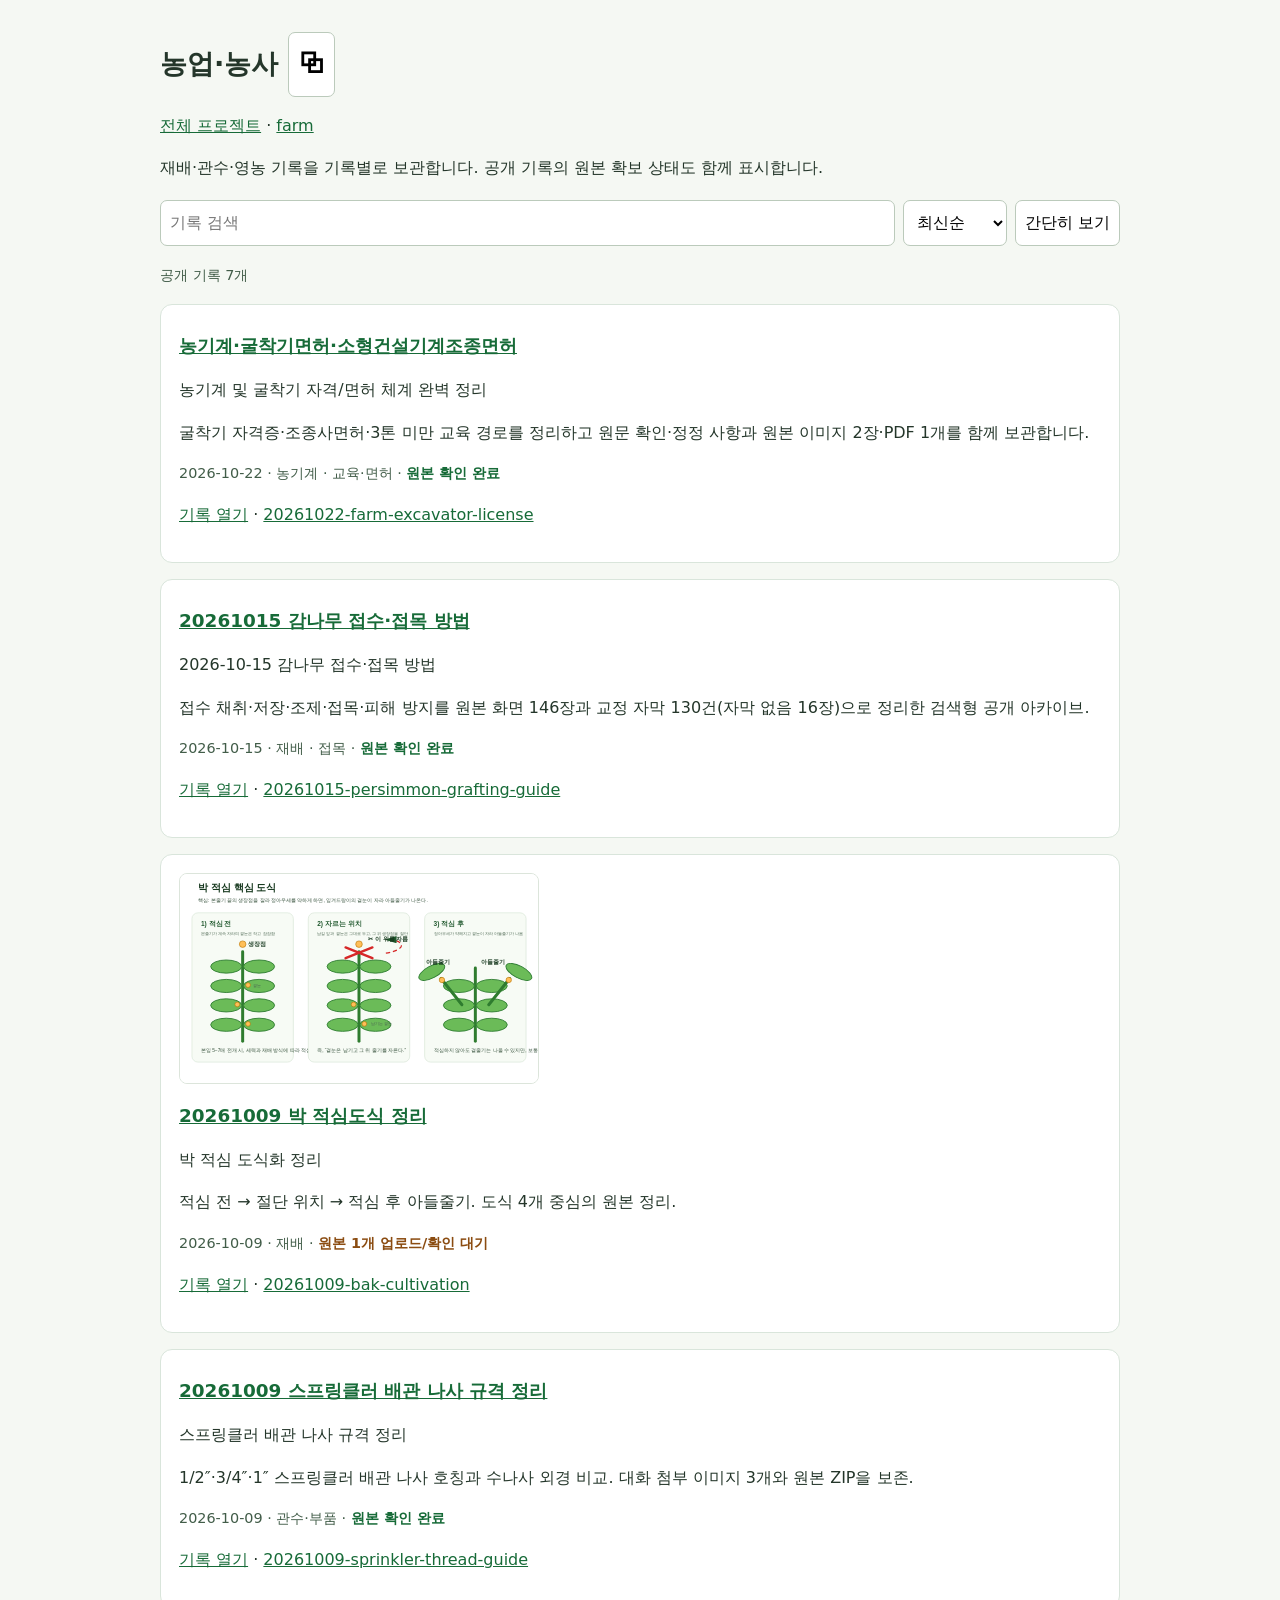
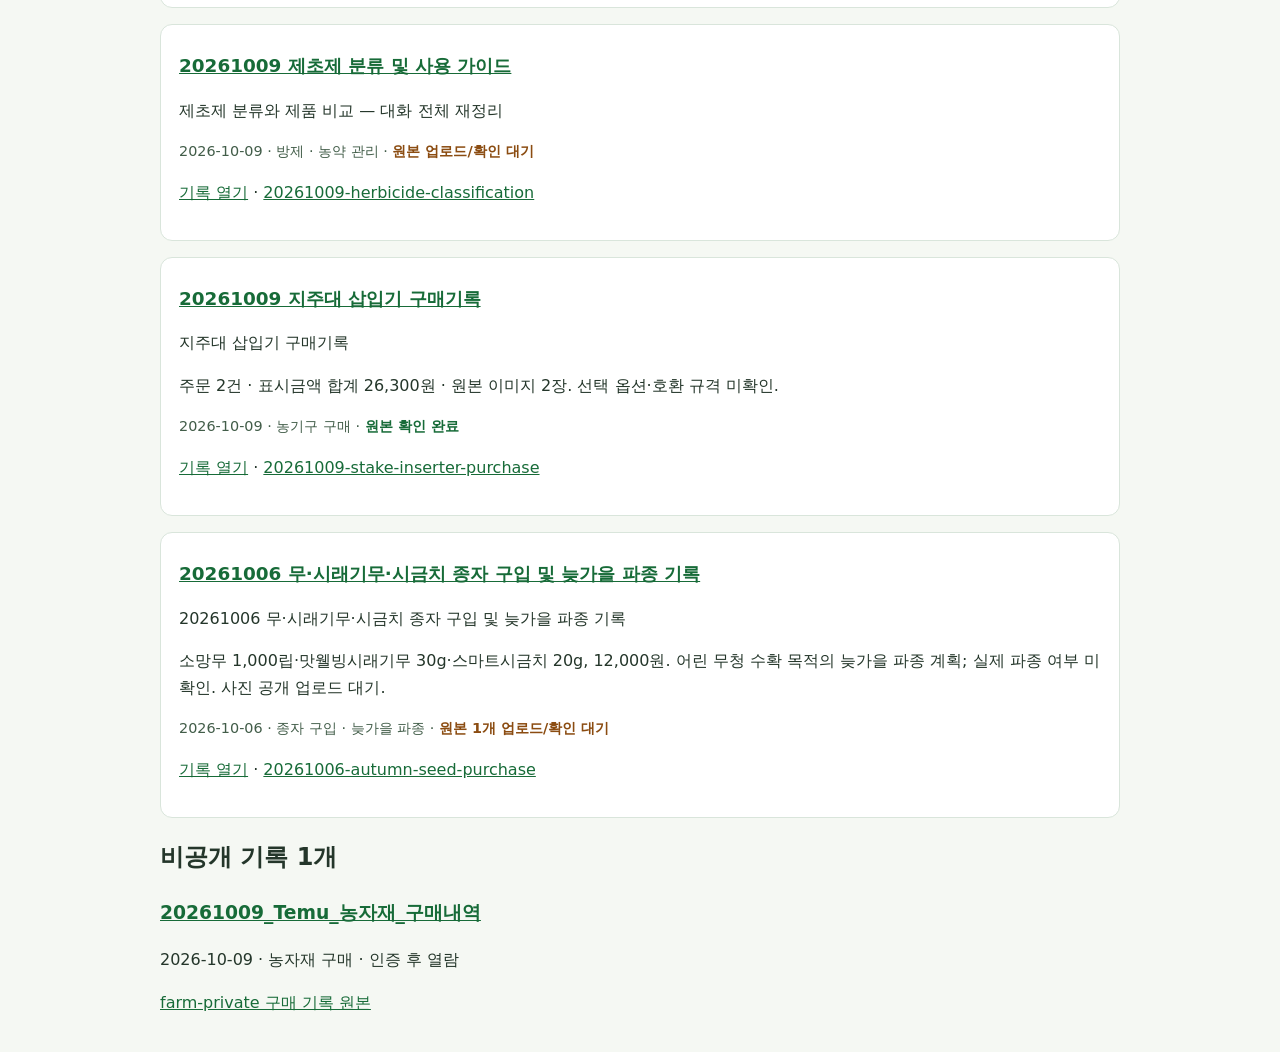
<file: index.html>
<!doctype html><html lang="ko"><head><meta charset="utf-8"><meta name="viewport" content="width=device-width,initial-scale=1"><meta name="description" content="농업·농사 공개 아카이브 — 재배·관수·영농 기록과 원본 자료"><title>농업·농사 공개 아카이브</title><style>
*{box-sizing:border-box}body{font-family:system-ui,-apple-system,"Noto Sans KR",sans-serif;margin:0;background:#f5f8f3;color:#24362a;line-height:1.65}main{max-width:1000px;margin:auto;padding:20px}h1{font-size:1.7rem;margin:12px 0}a{color:#176b38;overflow-wrap:anywhere}.record{background:#fff;border:1px solid #d9e5db;padding:18px;border-radius:12px;margin:16px 0}.record h2{font-size:1.15rem;margin:.5rem 0}.tools{display:flex;flex-wrap:wrap;gap:8px;margin:18px 0}input,select,button{font:inherit;padding:9px;border:1px solid #bbcabb;border-radius:7px;background:#fff}input{flex:1;min-width:160px}.meta{font-size:.9rem;color:#425d49}.pending{color:#8b4c11}.ok{color:#176b38}.list .record{padding:12px}.thumb{max-width:360px;width:100%;border:1px solid #dce5db;border-radius:8px}.list .thumb{display:none}#empty{display:none}.status{font-weight:700}.skeleton{opacity:.7}</style></head><body><main><header><h1>농업·농사 <button id="copy" aria-label="프로젝트 주소 복사" title="주소 복사">⧉</button></h1><p><a href="https://softm.github.io/projects/">전체 프로젝트</a> · <a href="https://github.com/softm/farm">farm</a></p><p>재배·관수·영농 기록을 기록별로 보관합니다. 공개 기록의 원본 확보 상태도 함께 표시합니다.</p></header>
<div class="tools"><input id="q" type="search" placeholder="기록 검색" aria-label="기록 검색"><select id="sort" aria-label="정렬"><option value="new">최신순</option><option value="old">오래된순</option><option value="title">제목순</option></select><button id="view">간단히 보기</button></div><p id="count" class="meta">목록을 읽는 중입니다.</p><div id="records"><article class="record skeleton">공개 기록을 불러오는 중입니다.</article></div><p id="empty">검색 결과가 없습니다.</p><p id="message" role="status"></p><section id="private-records"><h2>비공개 기록 1개</h2><article class="private-record"><h3><a href="https://farm-private.vercel.app/records/20261009-temu-farm-supplies/">20261009_Temu_농자재_구매내역</a></h3><p>2026-10-09 · 농자재 구매 · 인증 후 열람</p><p><a href="https://github.com/softm/farm-private/tree/main/records/20261009-temu-farm-supplies">farm-private 구매 기록 원본</a></p></article></section></main>
<script>
const $=s=>document.querySelector(s),recordsEl=$('#records'),countEl=$('#count'),q=$('#q'),sort=$('#sort'),empty=$('#empty');
let data=[];
const esc=v=>String(v??'').replace(/[&<>"']/g,m=>({'&':'&amp;','<':'&lt;','>':'&gt;','"':'&quot;',"'":'&#39;'}[m]));
function statusText(r){if(r.sourceIntegrityComplete)return '<span class="status ok">원본 확인 완료</span>';const n=(r.missingFiles||[]).length;return '<span class="status pending">원본 '+(n?n+'개 ':'')+'업로드/확인 대기</span>'}
function thumb(r){if(r.id==='20261009-bak-cultivation')return '<a href="'+esc(r.url)+'"><img class="thumb" src="records/20261009-bak-cultivation/images/00_적심핵심도식.svg" alt="박 적심 핵심 도식"></a>';return ''}
function cleanTitle(r){const overrides={'20261009-bak-cultivation':'20261009 박 적심도식 정리','20261009-sprinkler-thread-guide':'20261009 스프링클러 배관 나사 규격 정리','20261009-stake-inserter-purchase':'20261009 지주대 삽입기 구매기록','20261009-herbicide-classification':'20261009 제초제 분류 및 사용 가이드','20261015-persimmon-grafting-guide':'20261015 감나무 접수·접목 방법'};return overrides[r.slug]||String(r.listTitle||r.title||r.sourceTitle||'기록').replace(/\.zip$/i,'').replace(/_MD_HTML_전체자료$/i,'').replace(/_/g,' ')} // SOFTM-persimmon-list-title: 감나무 기록의 목록 표시 제목을 명시 (2026-10-15)
function render(){
 const term=q.value.trim().toLowerCase();const privateSection=document.getElementById('private-records');if(privateSection)privateSection.hidden=!!term&&!privateSection.textContent.toLowerCase().includes(term);let rows=data.filter(r=>[r.title,r.listTitle,r.sourceTitle,r.description,r.kind].join(' ').toLowerCase().includes(term));
 if(sort.value==='new')rows.sort((a,b)=>(b.date||'').localeCompare(a.date||'')||(a.title||'').localeCompare(b.title||''));
 if(sort.value==='old')rows.sort((a,b)=>(a.date||'').localeCompare(b.date||'')||(a.title||'').localeCompare(b.title||''));
 if(sort.value==='title')rows.sort((a,b)=>(a.title||'').localeCompare(b.title||''));
 countEl.textContent='공개 기록 '+rows.length+'개';empty.style.display=rows.length?'none':'block';
 recordsEl.innerHTML=rows.map(r=>'<article class="record">'+thumb(r)+'<h2><a href="'+esc(r.url)+'">'+esc(cleanTitle(r))+'</a></h2><p>'+esc(r.sourceTitle||r.description||'')+'</p><p>'+esc(r.description||'')+'</p><p class="meta">'+esc(r.date||'날짜 미확인')+' · '+esc(r.kind||'기록')+' · '+statusText(r)+'</p><p><a href="'+esc(r.url)+'">기록 열기</a> · <a href="'+esc(r.repoUrl)+'">'+esc(r.slug||r.id)+'</a></p></article>').join('');
}
fetch('archive-index.json',{cache:'no-store'}).then(r=>{if(!r.ok)throw Error('index');return r.json()}).then(j=>{data=(j.records||[]).filter(r=>r.visibility==='public');render()}).catch(()=>{recordsEl.innerHTML='<article class="record pending">목록을 불러오지 못했습니다. GitHub 저장소에서 기록을 확인하세요.</article>';countEl.textContent='목록 동기화 실패'});
q.addEventListener('input',render);sort.addEventListener('change',render);$('#view').onclick=()=>recordsEl.classList.toggle('list');$('#copy').onclick=async()=>{try{await navigator.clipboard.writeText('https://softm.github.io/farm/');$('#message').textContent='주소를 복사했습니다.'}catch{$('#message').textContent='https://softm.github.io/farm/'}}</script></body></html>
</file>
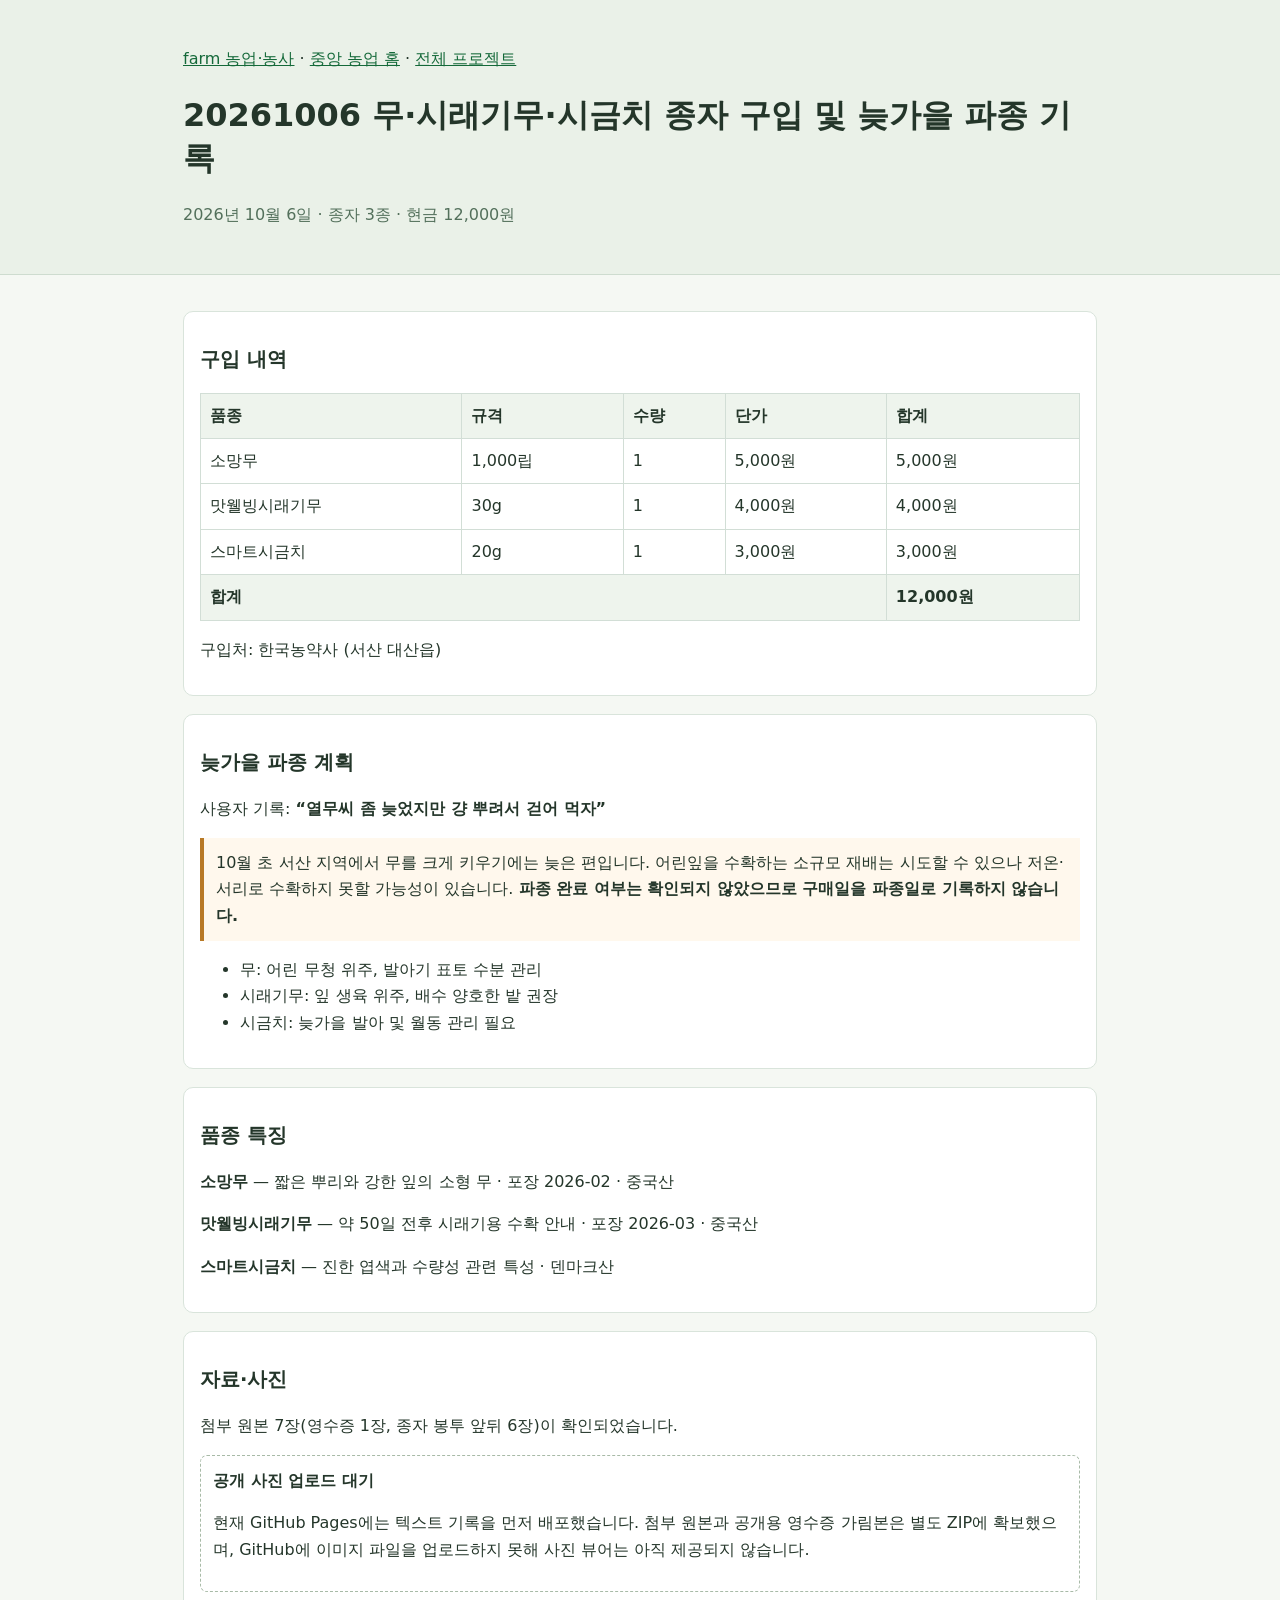
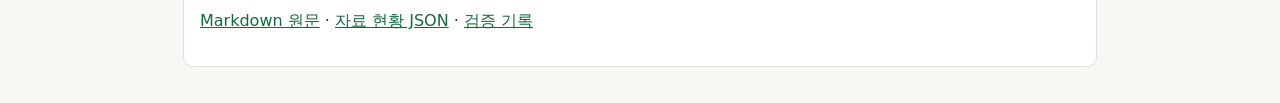
<file: records/20261006-autumn-seed-purchase/index.html>
<!doctype html><html lang="ko"><head><meta charset="utf-8"><meta name="viewport" content="width=device-width,initial-scale=1"><meta name="description" content="2026년 10월 6일 소망무·시래기무·시금치 종자 구입 영수증과 늦가을 파종 기록"><title>20261006 무·시래기무·시금치 종자 구입 및 늦가을 파종 기록</title><style>*{box-sizing:border-box}body{font:16px/1.65 system-ui,-apple-system,"Noto Sans KR",sans-serif;margin:0;background:#f5f8f3;color:#24362a}a{color:#146939;overflow-wrap:anywhere}main{max-width:950px;margin:auto;padding:18px}header{background:#eaf1e8;border-bottom:1px solid #cedccf;padding:12px 0}h1{font-size:clamp(1.45rem,4vw,2rem);line-height:1.35}h2{font-size:1.22rem}section{background:white;border:1px solid #d9e4db;padding:16px;border-radius:10px;margin:18px 0}.table{overflow-x:auto}table{width:100%;border-collapse:collapse;min-width:510px}td,th{border:1px solid #d2ded6;padding:9px;text-align:left}th{background:#eef4ed}.note{padding:12px;border-left:4px solid #b87926;background:#fff8ed}.meta{color:#53705b}.media-pending{padding:12px;border:1px dashed #a8baa7;border-radius:7px;margin:10px 0}</style></head><body><header><main><p><a href="../../">farm 농업·농사</a> · <a href="https://softm.github.io/projects/farm/">중앙 농업 홈</a> · <a href="https://softm.github.io/projects/">전체 프로젝트</a></p><h1>20261006 무·시래기무·시금치 종자 구입 및 늦가을 파종 기록</h1><p class="meta">2026년 10월 6일 · 종자 3종 · 현금 12,000원</p></main></header><main><section><h2>구입 내역</h2><div class="table"><table><thead><tr><th>품종</th><th>규격</th><th>수량</th><th>단가</th><th>합계</th></tr></thead><tbody><tr><td>소망무</td><td>1,000립</td><td>1</td><td>5,000원</td><td>5,000원</td></tr><tr><td>맛웰빙시래기무</td><td>30g</td><td>1</td><td>4,000원</td><td>4,000원</td></tr><tr><td>스마트시금치</td><td>20g</td><td>1</td><td>3,000원</td><td>3,000원</td></tr><tr><th colspan="4">합계</th><th>12,000원</th></tr></tbody></table></div><p>구입처: 한국농약사 (서산 대산읍)</p></section><section><h2>늦가을 파종 계획</h2><p>사용자 기록: <b>“열무씨 좀 늦었지만 걍 뿌려서 걷어 먹자”</b></p><p class="note">10월 초 서산 지역에서 무를 크게 키우기에는 늦은 편입니다. 어린잎을 수확하는 소규모 재배는 시도할 수 있으나 저온·서리로 수확하지 못할 가능성이 있습니다. <b>파종 완료 여부는 확인되지 않았으므로 구매일을 파종일로 기록하지 않습니다.</b></p><ul><li>무: 어린 무청 위주, 발아기 표토 수분 관리</li><li>시래기무: 잎 생육 위주, 배수 양호한 밭 권장</li><li>시금치: 늦가을 발아 및 월동 관리 필요</li></ul></section><section><h2>품종 특징</h2><p><b>소망무</b> — 짧은 뿌리와 강한 잎의 소형 무 · 포장 2026-02 · 중국산</p><p><b>맛웰빙시래기무</b> — 약 50일 전후 시래기용 수확 안내 · 포장 2026-03 · 중국산</p><p><b>스마트시금치</b> — 진한 엽색과 수량성 관련 특성 · 덴마크산</p></section><section><h2>자료·사진</h2><p>첨부 원본 7장(영수증 1장, 종자 봉투 앞뒤 6장)이 확인되었습니다.</p><div class="media-pending"><b>공개 사진 업로드 대기</b><p>현재 GitHub Pages에는 텍스트 기록을 먼저 배포했습니다. 첨부 원본과 공개용 영수증 가림본은 별도 ZIP에 확보했으며, GitHub에 이미지 파일을 업로드하지 못해 사진 뷰어는 아직 제공되지 않습니다.</p></div><p><a href="README.md">Markdown 원문</a> · <a href="archive-manifest.json">자료 현황 JSON</a> · <a href="verification-report.md">검증 기록</a></p></section></main></body></html>
</file>
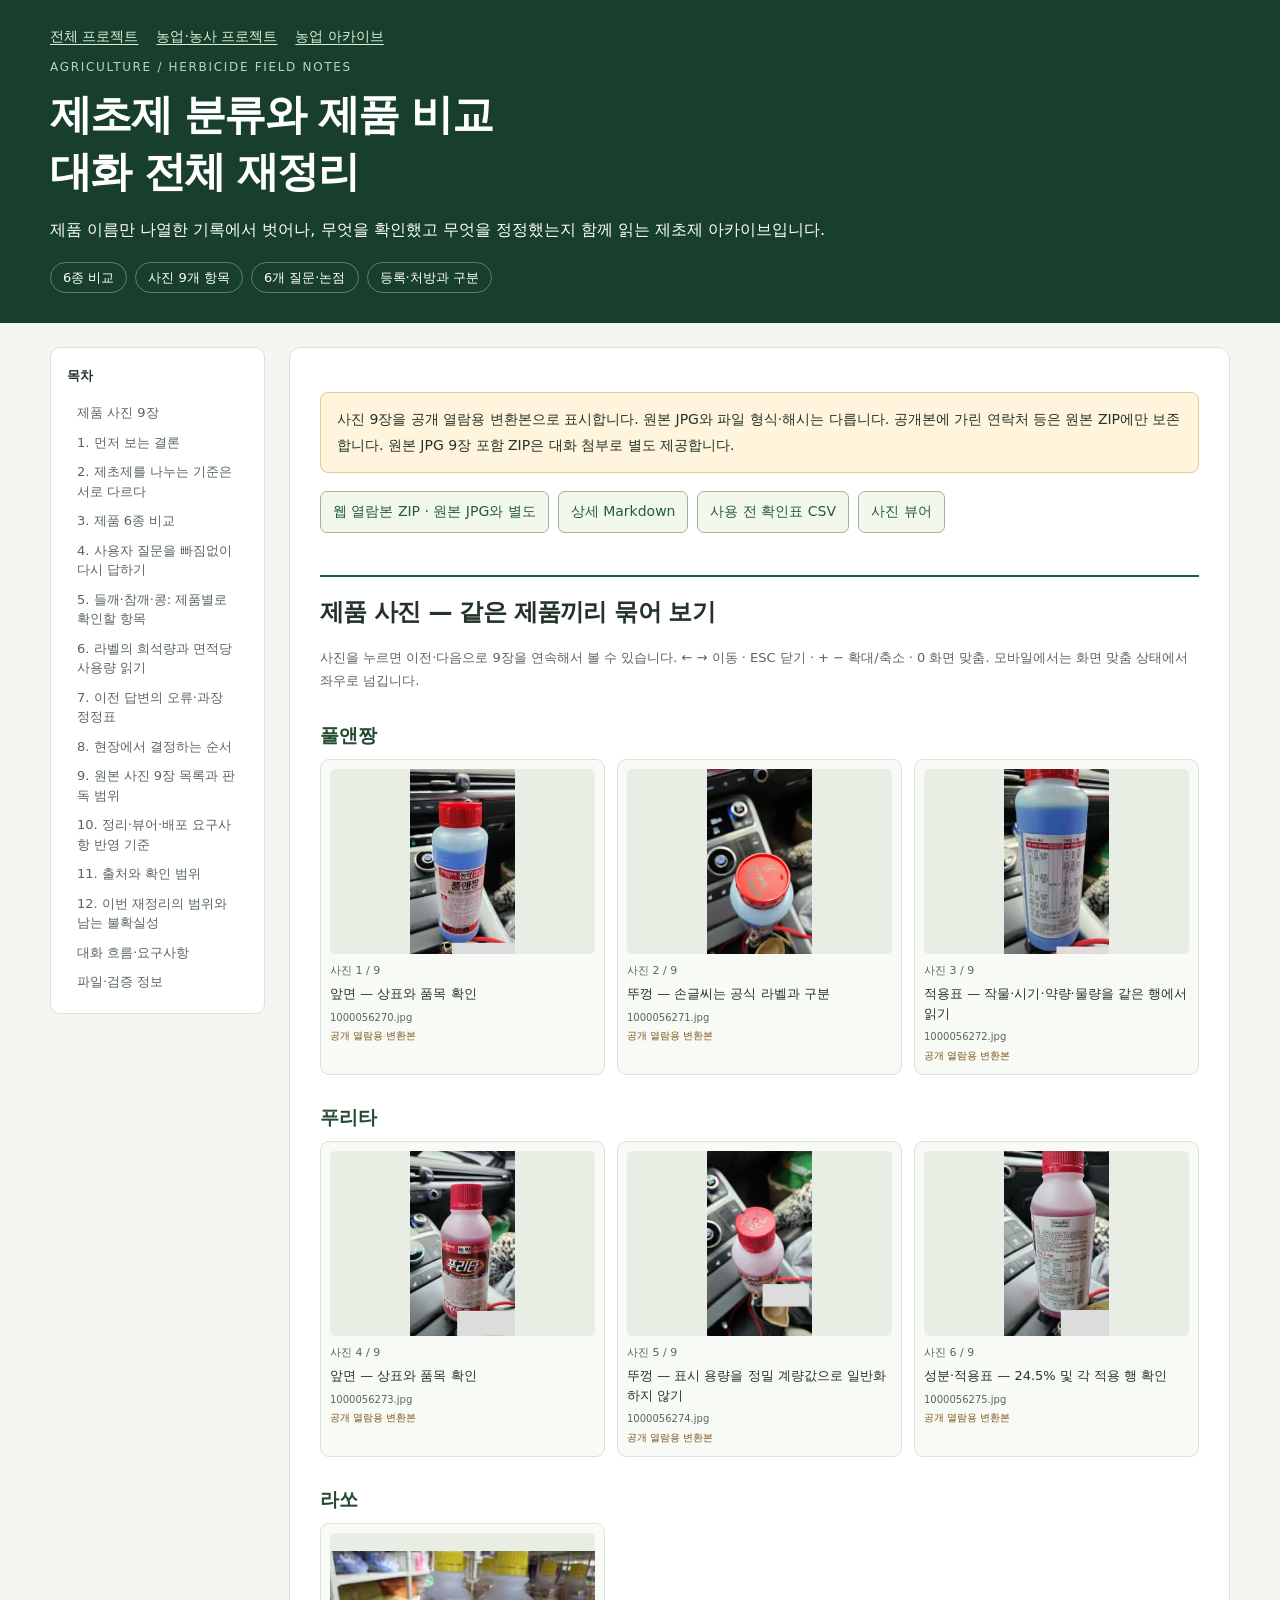
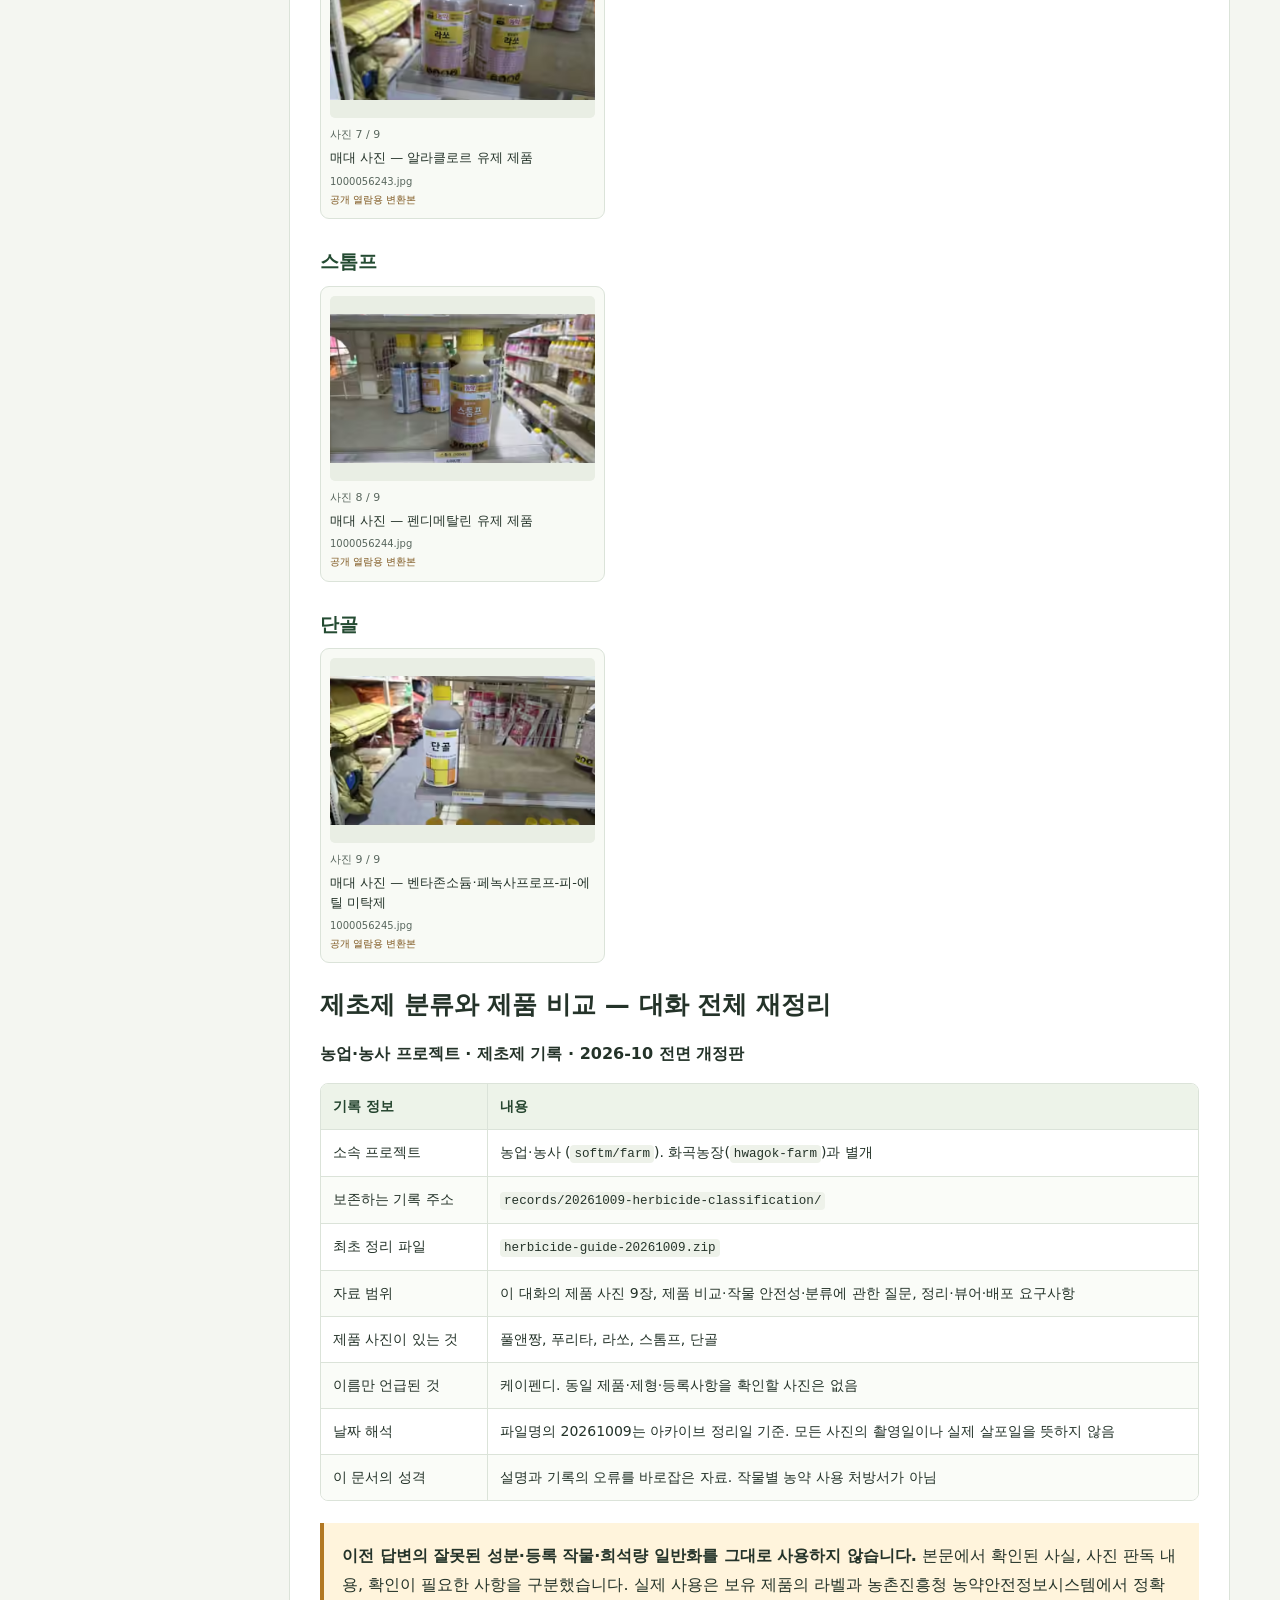
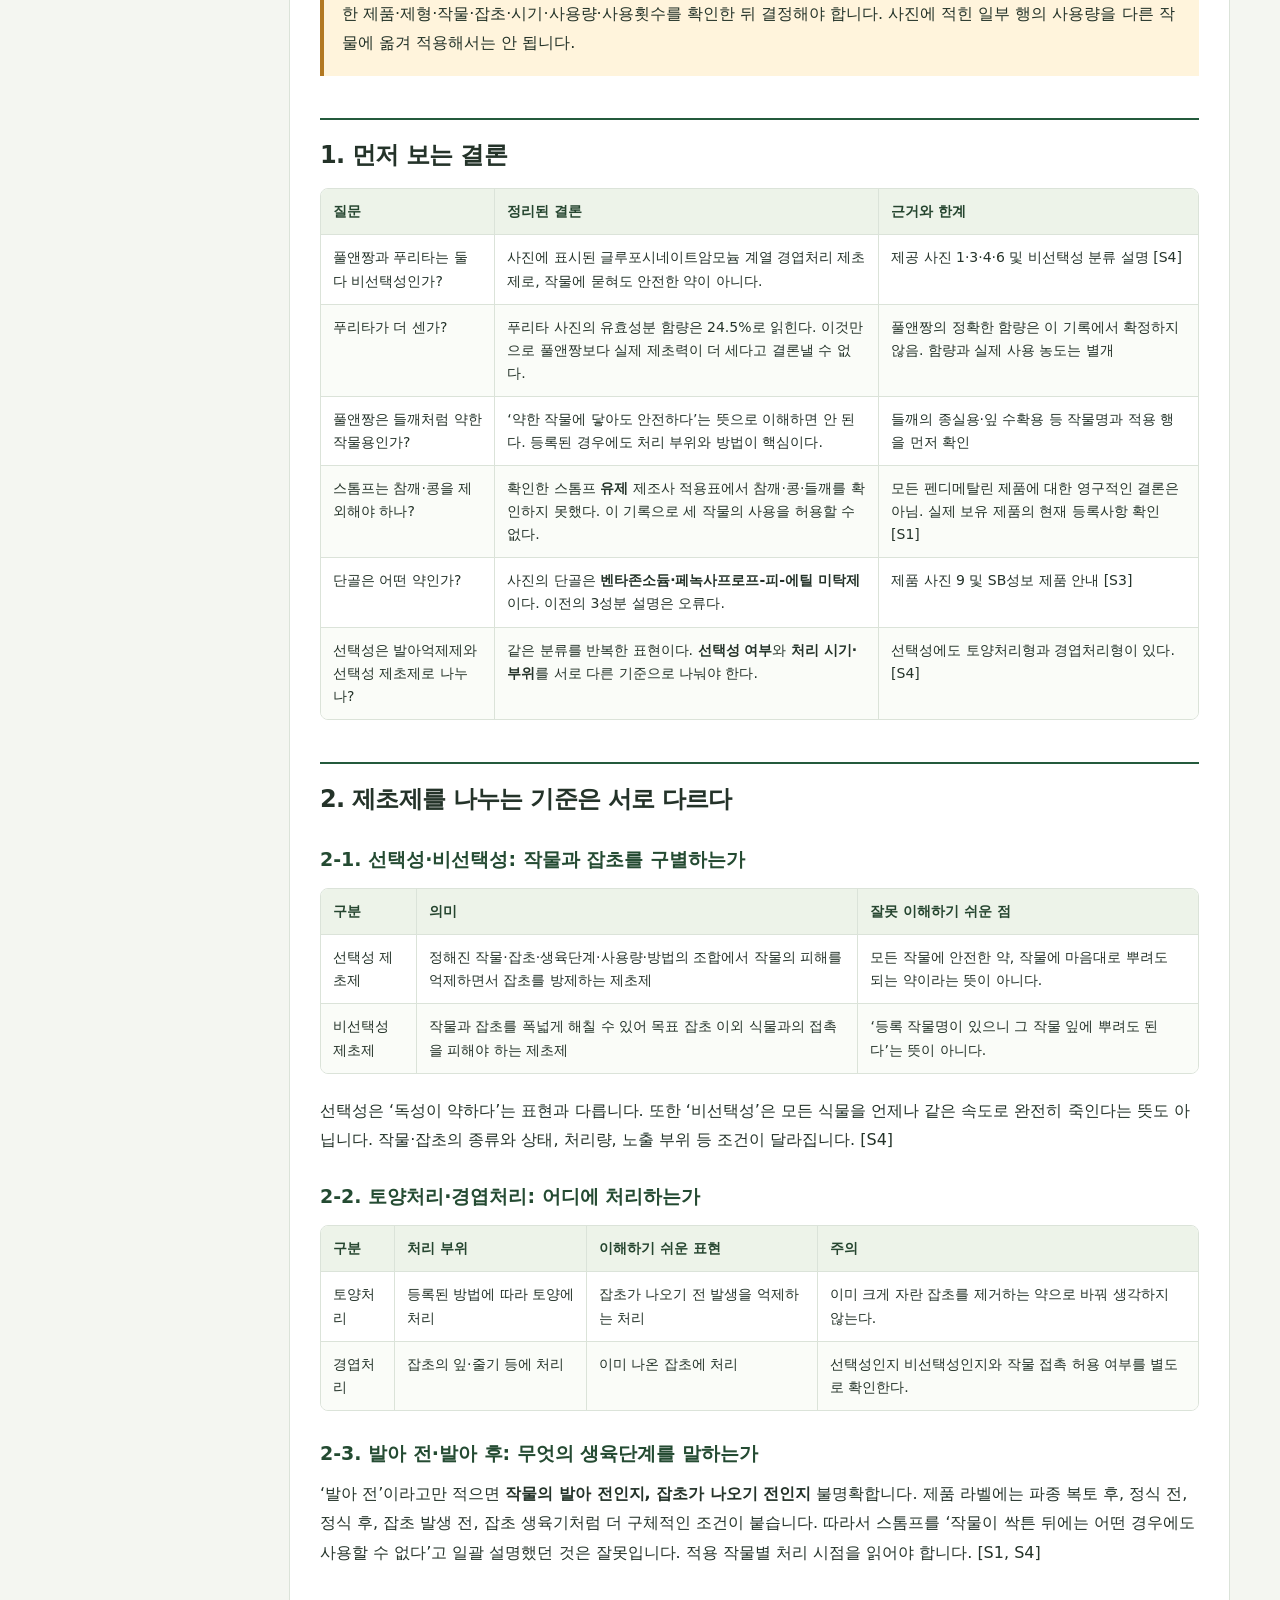
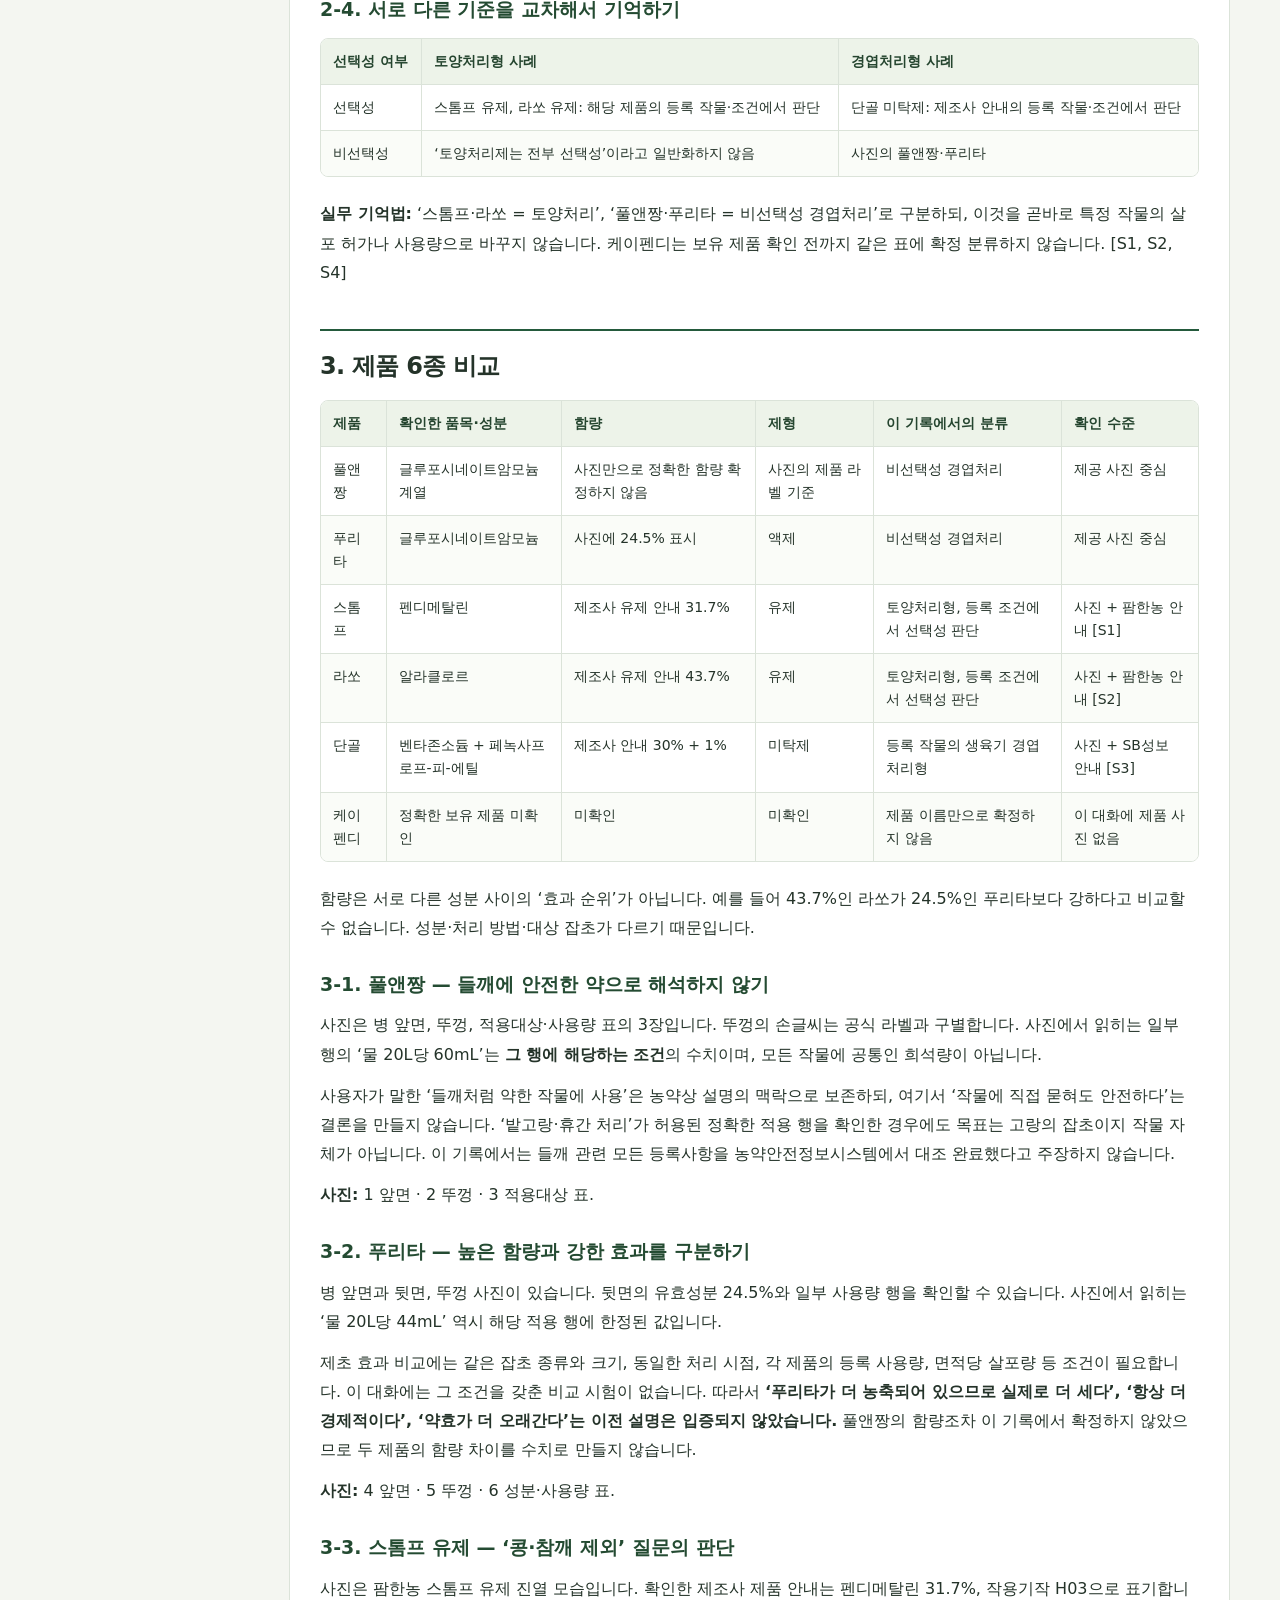
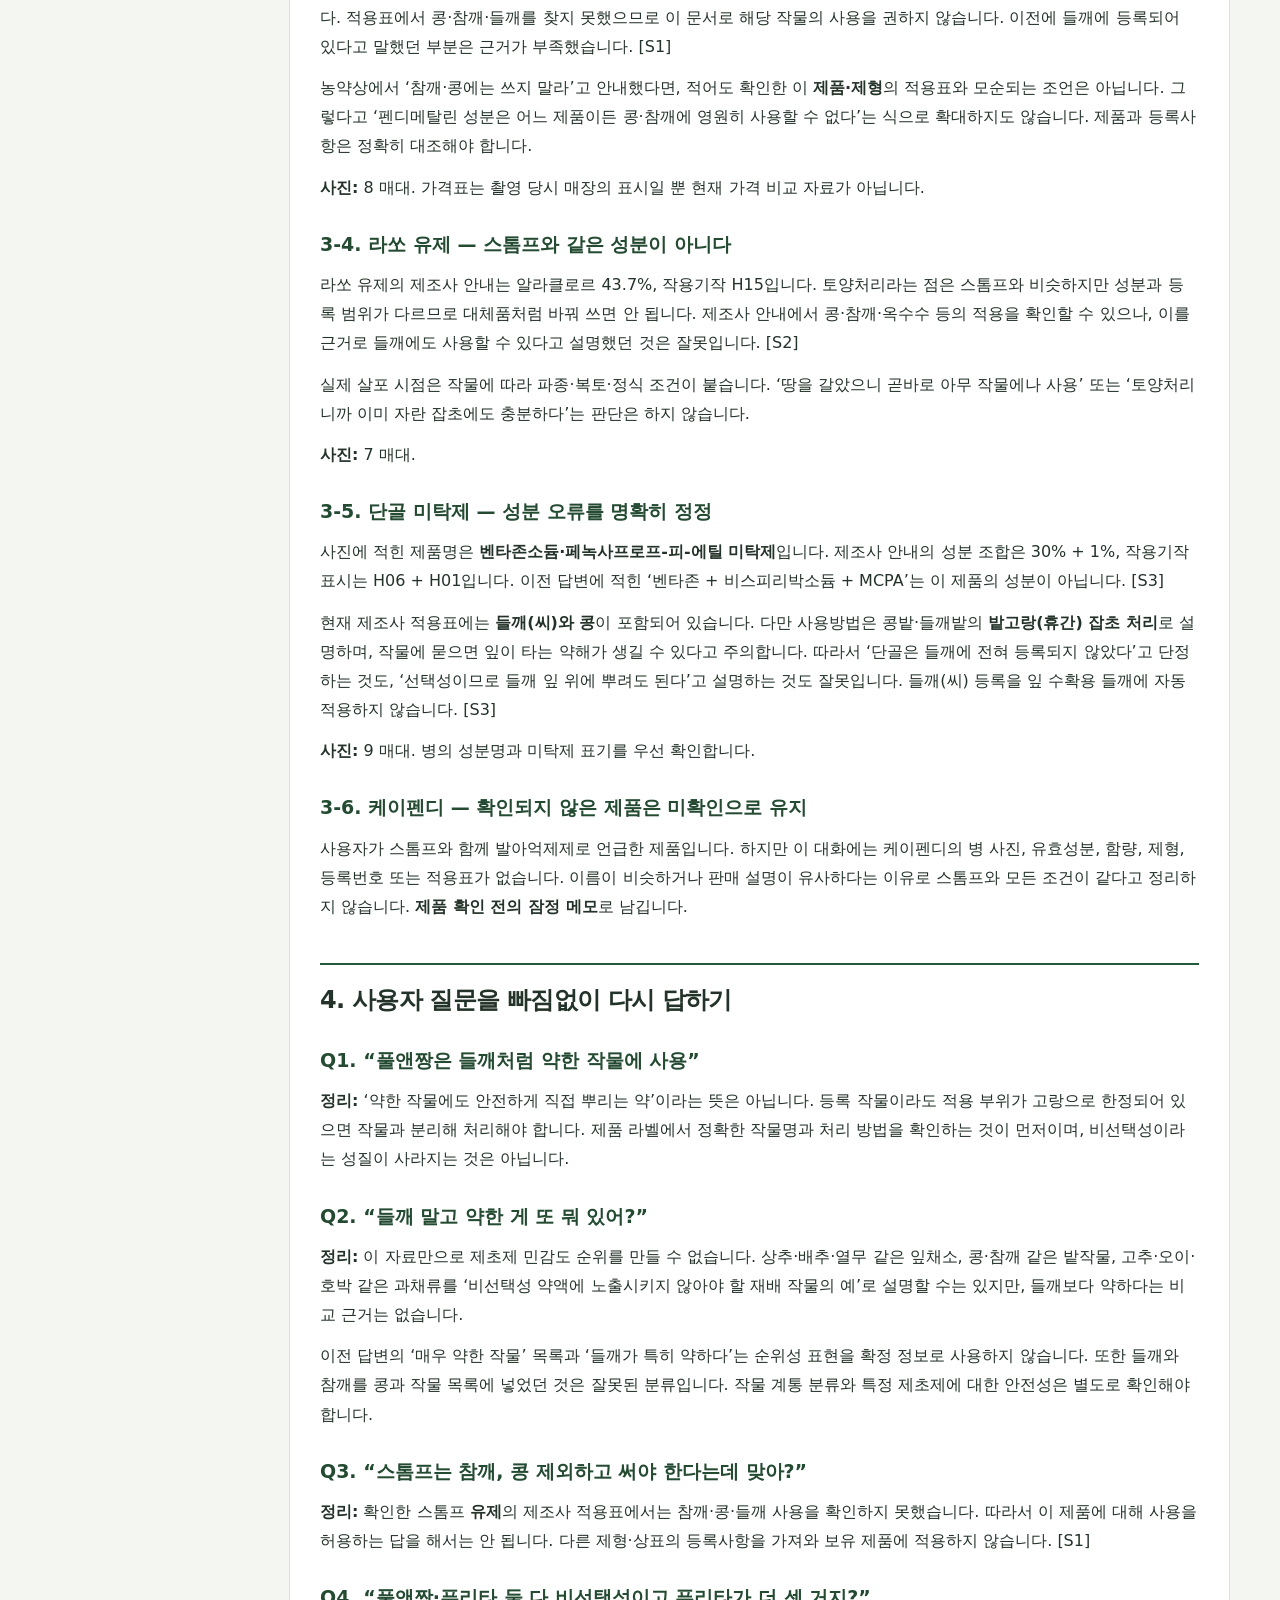
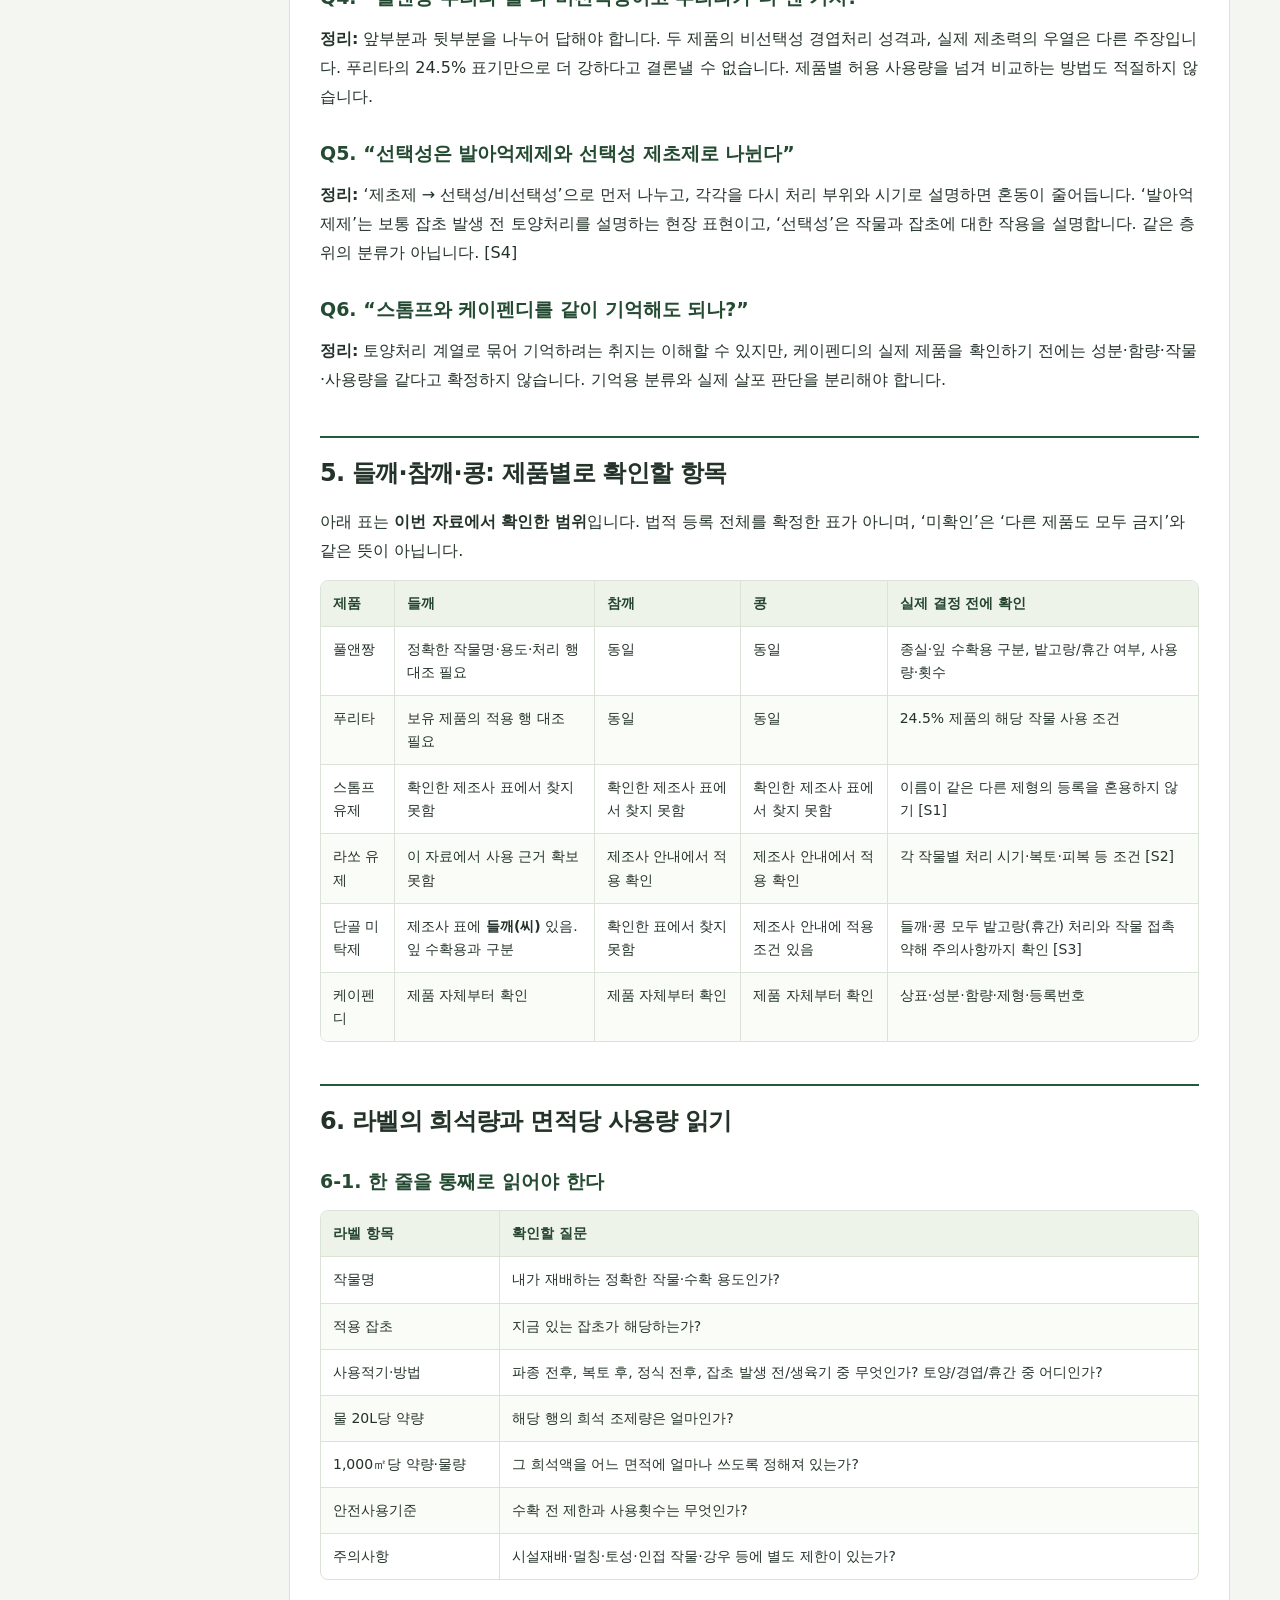
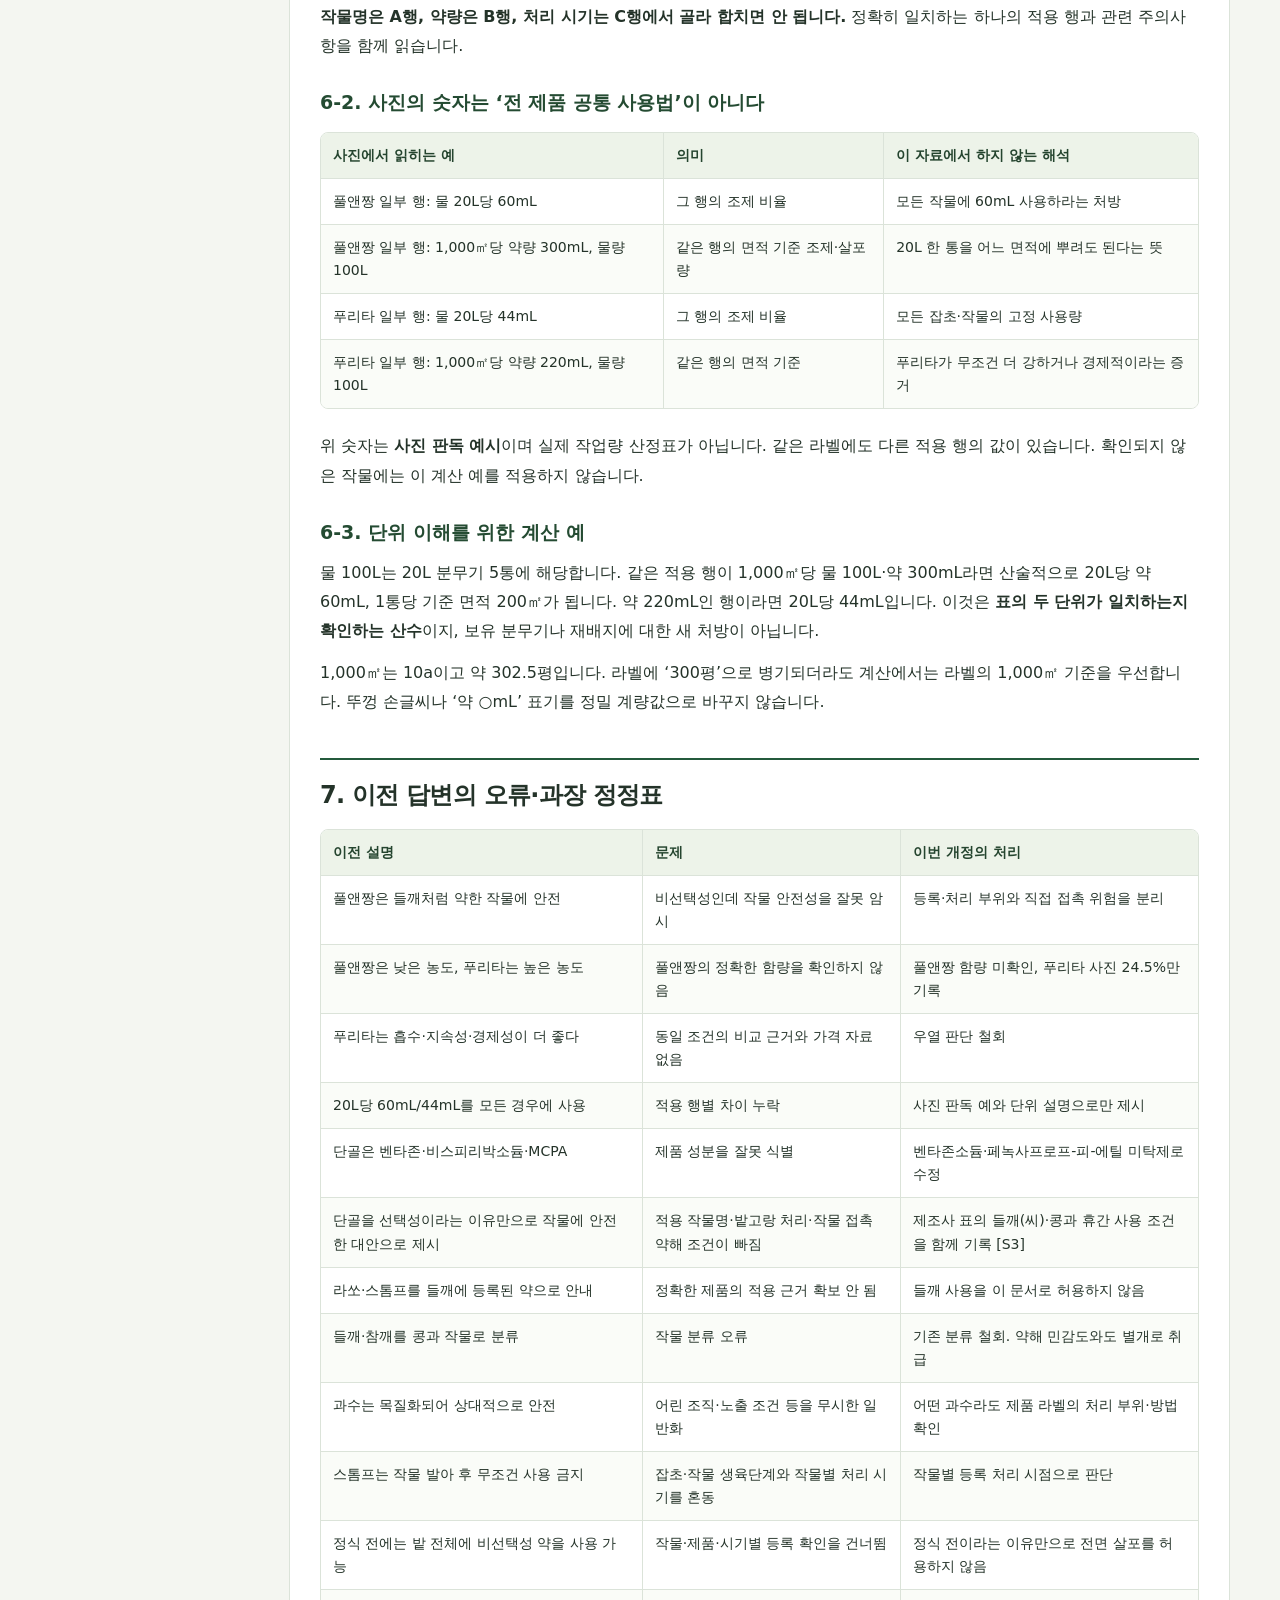
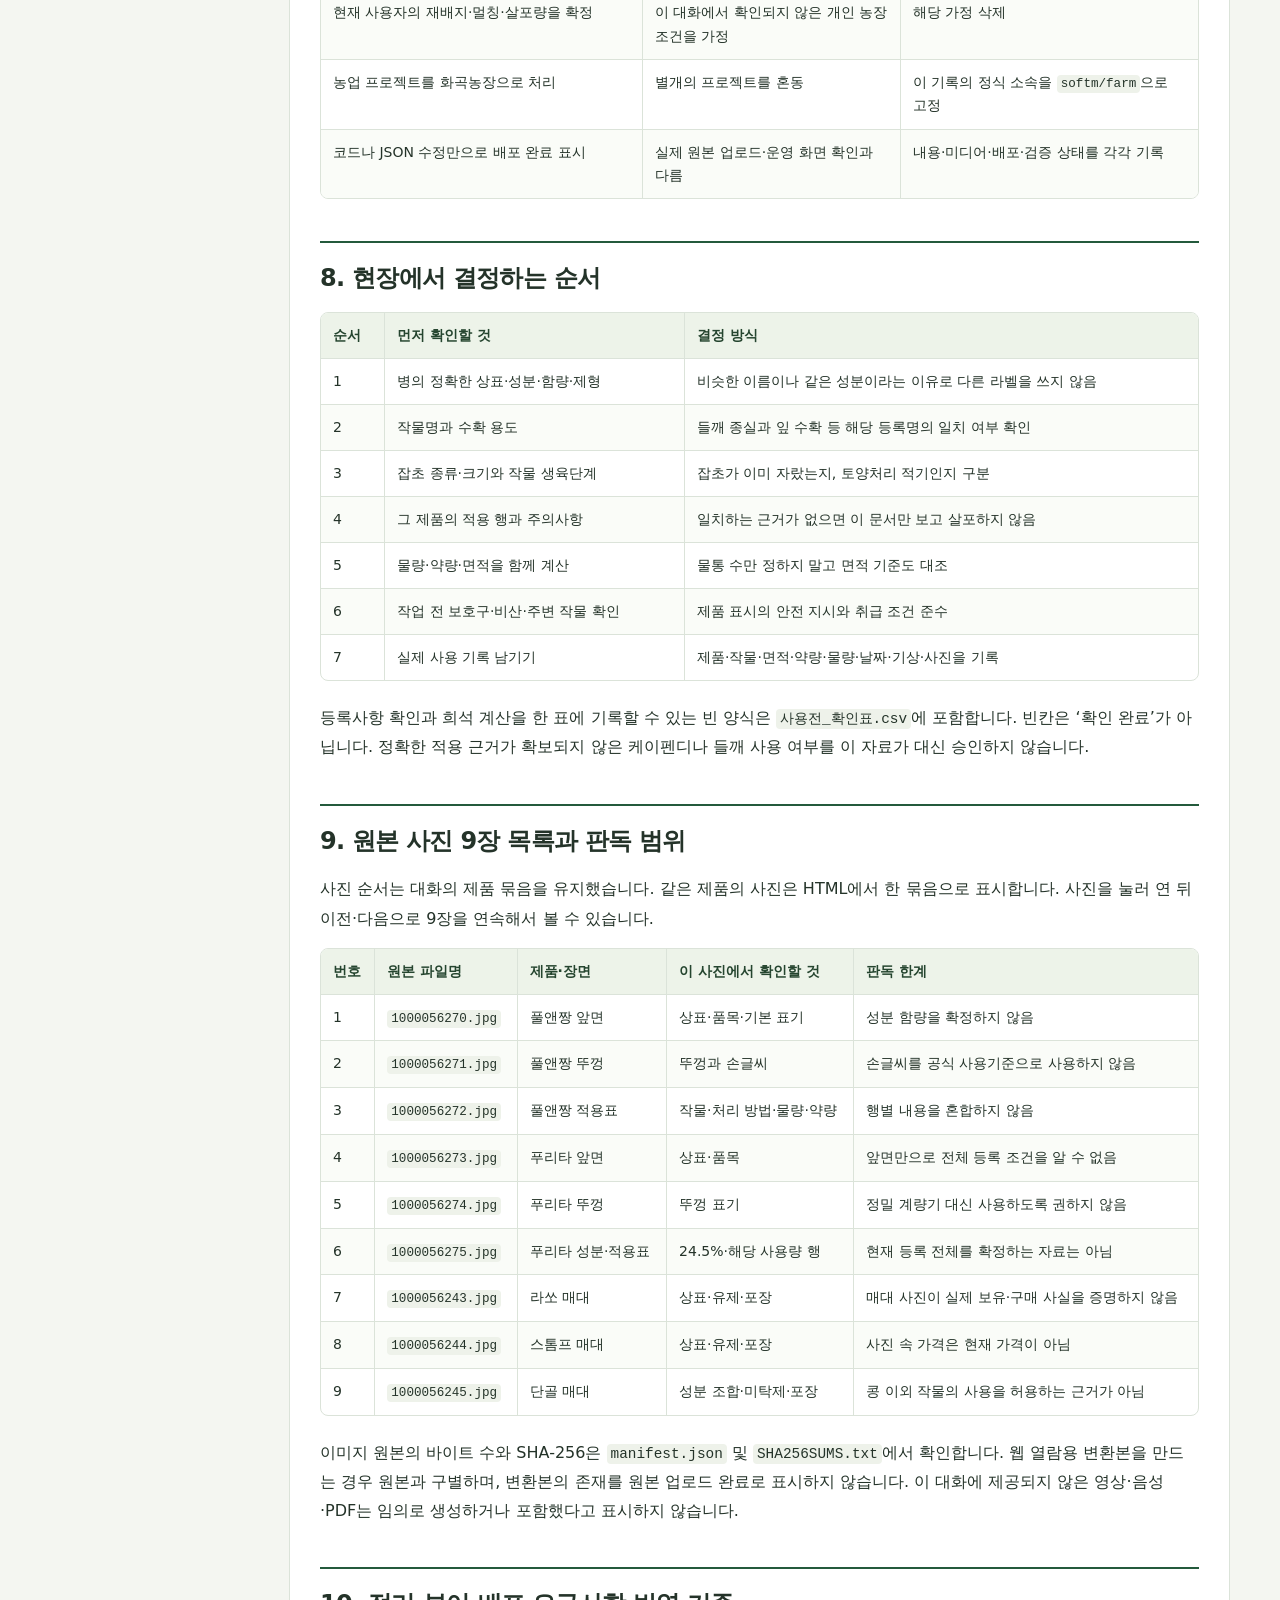
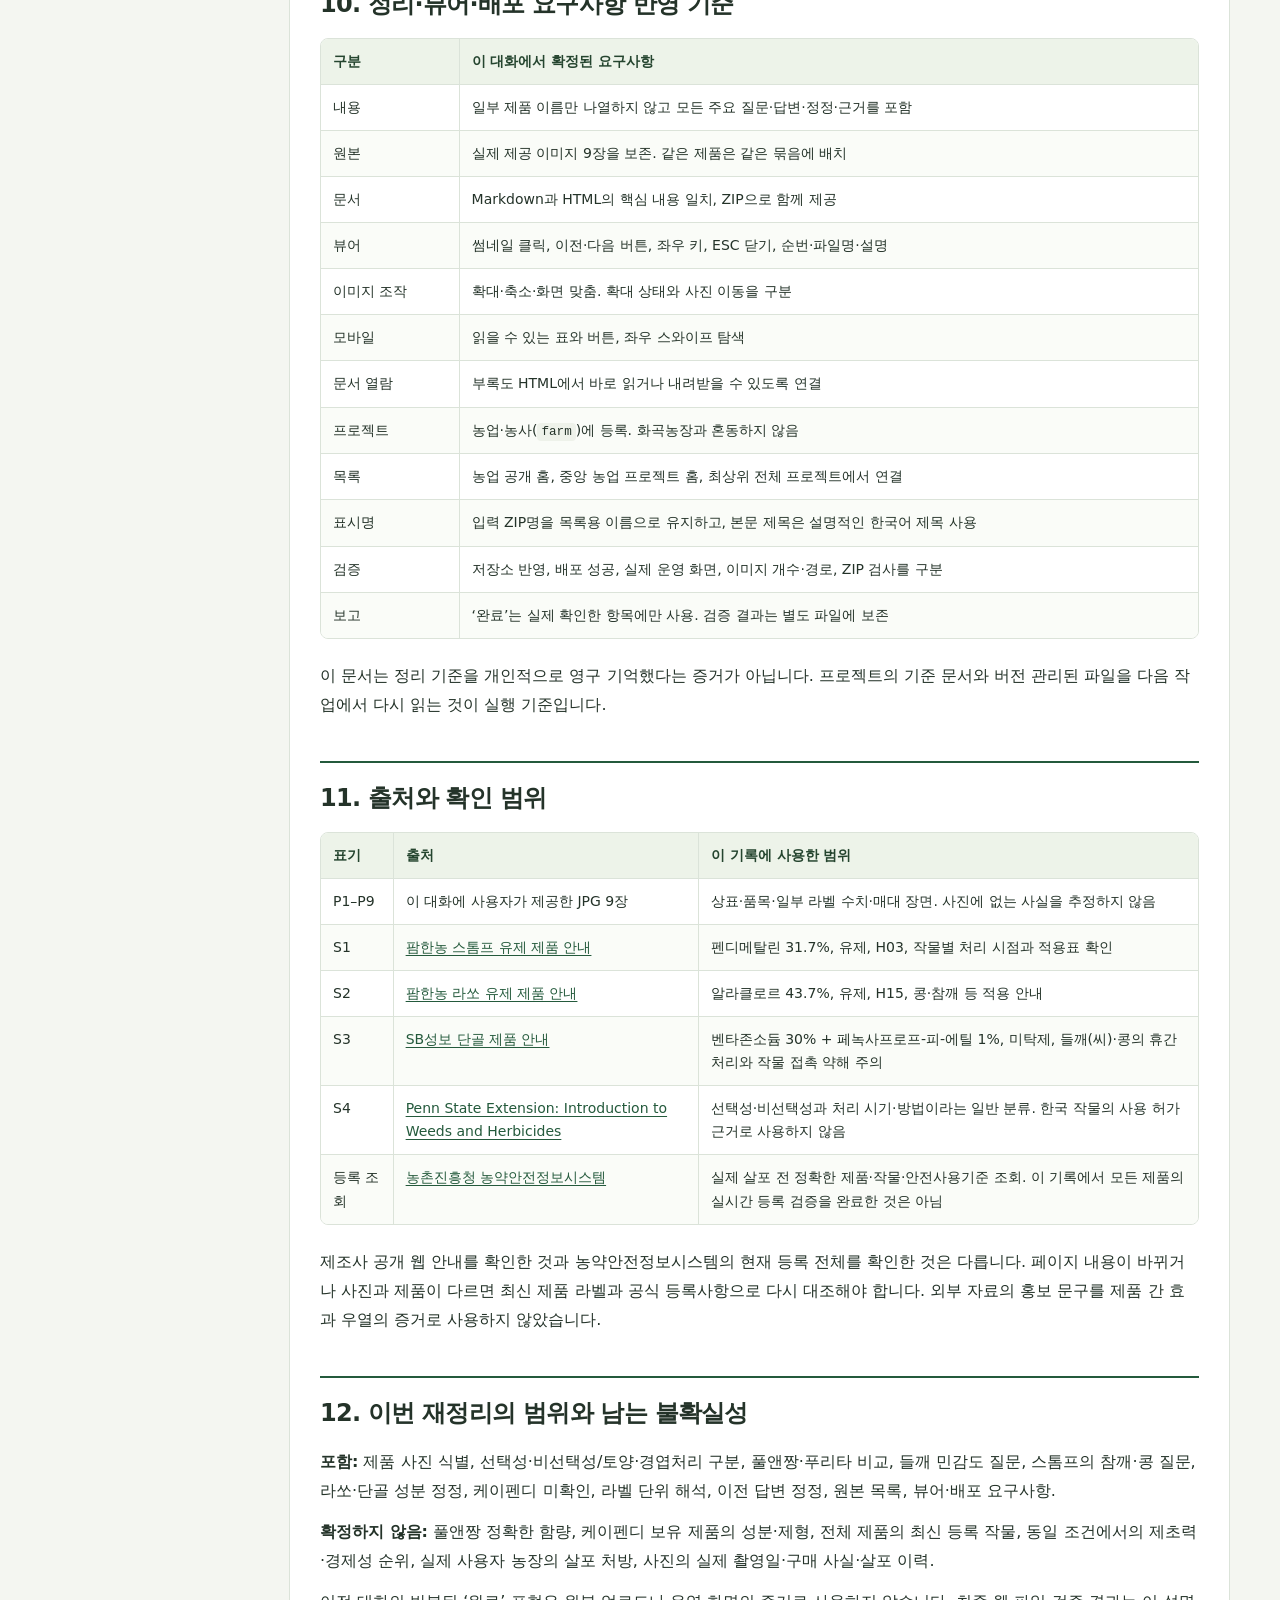
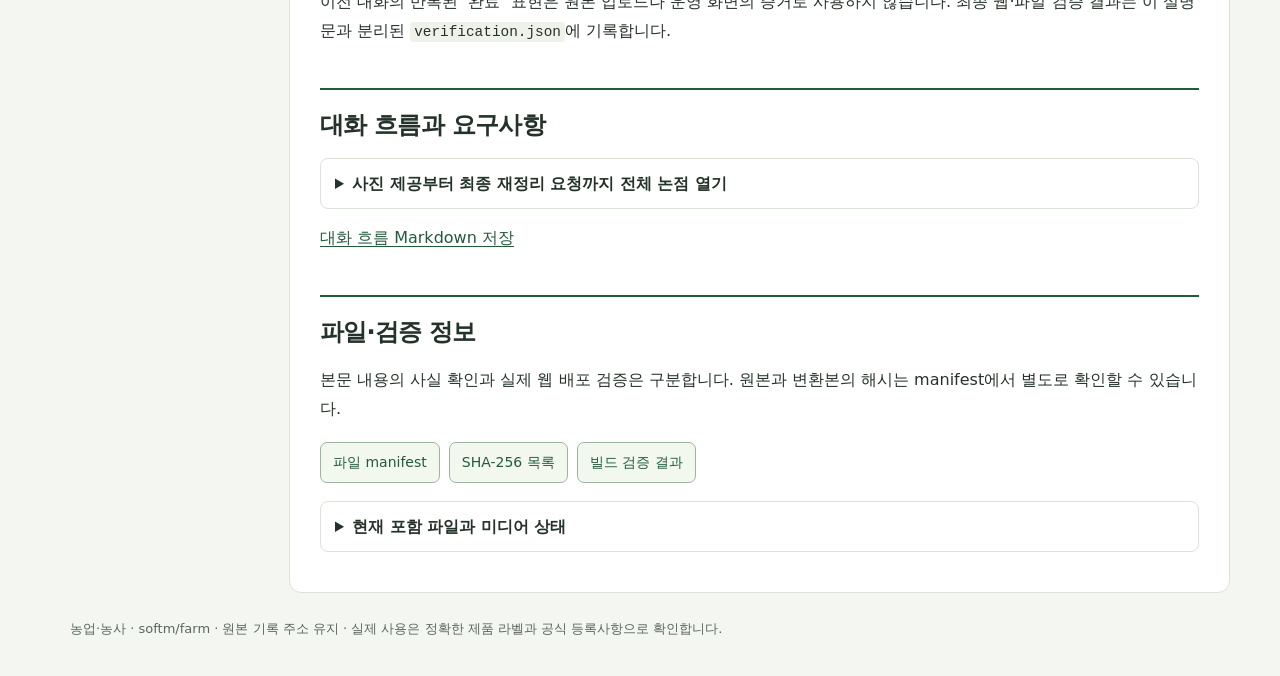
<file: records/20261009-herbicide-classification/index.html>
<!doctype html><html lang="ko"><head><meta charset="utf-8"><meta name="viewport" content="width=device-width,initial-scale=1"><meta name="referrer" content="no-referrer"><meta name="description" content="풀앤짱·푸리타·스톰프·라쏘·단골·케이펜디의 분류, 사용자 질문 전체, 라벨 해석과 오류 정정, 사진 9장."><link rel="canonical" href="https://softm.github.io/farm/records/20261009-herbicide-classification/"><title>제초제 분류와 제품 비교 — 대화 전체 재정리 · 농업·농사</title><link rel="stylesheet" href="reader.css"><script src="viewer.js" defer></script></head><body><header class="masthead"><nav class="top-links" aria-label="프로젝트 이동"><a href="https://softm.github.io/projects/">전체 프로젝트</a><a href="https://softm.github.io/projects/farm/">농업·농사 프로젝트</a><a href="../../">농업 아카이브</a></nav><p class="eyebrow">AGRICULTURE / HERBICIDE FIELD NOTES</p><h1>제초제 분류와 제품 비교<br>대화 전체 재정리</h1><p>제품 이름만 나열한 기록에서 벗어나, 무엇을 확인했고 무엇을 정정했는지 함께 읽는 제초제 아카이브입니다.</p><div class="chips"><span>6종 비교</span><span>사진 9개 항목</span><span>6개 질문·논점</span><span>등록·처방과 구분</span></div></header><div class="shell"><aside class="toc"><strong>목차</strong><a href="#photos">제품 사진 9장</a><a href="#section-1">1. 먼저 보는 결론</a><a href="#section-2">2. 제초제를 나누는 기준은 서로 다르다</a><a href="#section-7">3. 제품 6종 비교</a><a href="#section-14">4. 사용자 질문을 빠짐없이 다시 답하기</a><a href="#section-21">5. 들깨·참깨·콩: 제품별로 확인할 항목</a><a href="#section-22">6. 라벨의 희석량과 면적당 사용량 읽기</a><a href="#section-26">7. 이전 답변의 오류·과장 정정표</a><a href="#section-27">8. 현장에서 결정하는 순서</a><a href="#section-28">9. 원본 사진 9장 목록과 판독 범위</a><a href="#section-29">10. 정리·뷰어·배포 요구사항 반영 기준</a><a href="#section-30">11. 출처와 확인 범위</a><a href="#section-31">12. 이번 재정리의 범위와 남는 불확실성</a><a href="#conversation">대화 흐름·요구사항</a><a href="#files">파일·검증 정보</a></aside><main class="content"><div class="status pending">사진 9장을 공개 열람용 변환본으로 표시합니다. 원본 JPG와 파일 형식·해시는 다릅니다. 공개본에 가린 연락처 등은 원본 ZIP에만 보존합니다. 원본 JPG 9장 포함 ZIP은 대화 첨부로 별도 제공합니다.</div><div class="download-bar"><a href="herbicide-guide-20261009-web.zip">웹 열람본 ZIP · 원본 JPG와 별도</a><a href="README.md" download>상세 Markdown</a><a href="사용전_확인표.csv" download>사용 전 확인표 CSV</a><a href="#photos">사진 뷰어</a></div><section id="photos"><h2>제품 사진 — 같은 제품끼리 묶어 보기</h2><p class="footnote">사진을 누르면 이전·다음으로 9장을 연속해서 볼 수 있습니다. ← → 이동 · ESC 닫기 · + − 확대/축소 · 0 화면 맞춤. 모바일에서는 화면 맞춤 상태에서 좌우로 넘깁니다.</p><section class="media-group"><h3>풀앤짱</h3><div class="media-grid"><button type="button" class="media-card" data-media="0" aria-label="사진 1 풀앤짱 앞면 — 상표와 품목 확인 열기"><img src="previews/1000056270.webp" alt="풀앤짱 앞면 — 상표와 품목 확인" loading="lazy"><span class="number">사진 1 / 9</span><span class="caption">앞면 — 상표와 품목 확인</span><span class="filename">1000056270.jpg</span><span class="variant">공개 열람용 변환본</span></button><button type="button" class="media-card" data-media="1" aria-label="사진 2 풀앤짱 뚜껑 — 손글씨는 공식 라벨과 구분 열기"><img src="previews/1000056271.webp" alt="풀앤짱 뚜껑 — 손글씨는 공식 라벨과 구분" loading="lazy"><span class="number">사진 2 / 9</span><span class="caption">뚜껑 — 손글씨는 공식 라벨과 구분</span><span class="filename">1000056271.jpg</span><span class="variant">공개 열람용 변환본</span></button><button type="button" class="media-card" data-media="2" aria-label="사진 3 풀앤짱 적용표 — 작물·시기·약량·물량을 같은 행에서 읽기 열기"><img src="previews/1000056272.webp" alt="풀앤짱 적용표 — 작물·시기·약량·물량을 같은 행에서 읽기" loading="lazy"><span class="number">사진 3 / 9</span><span class="caption">적용표 — 작물·시기·약량·물량을 같은 행에서 읽기</span><span class="filename">1000056272.jpg</span><span class="variant">공개 열람용 변환본</span></button></div></section><section class="media-group"><h3>푸리타</h3><div class="media-grid"><button type="button" class="media-card" data-media="3" aria-label="사진 4 푸리타 앞면 — 상표와 품목 확인 열기"><img src="previews/1000056273.webp" alt="푸리타 앞면 — 상표와 품목 확인" loading="lazy"><span class="number">사진 4 / 9</span><span class="caption">앞면 — 상표와 품목 확인</span><span class="filename">1000056273.jpg</span><span class="variant">공개 열람용 변환본</span></button><button type="button" class="media-card" data-media="4" aria-label="사진 5 푸리타 뚜껑 — 표시 용량을 정밀 계량값으로 일반화하지 않기 열기"><img src="previews/1000056274.webp" alt="푸리타 뚜껑 — 표시 용량을 정밀 계량값으로 일반화하지 않기" loading="lazy"><span class="number">사진 5 / 9</span><span class="caption">뚜껑 — 표시 용량을 정밀 계량값으로 일반화하지 않기</span><span class="filename">1000056274.jpg</span><span class="variant">공개 열람용 변환본</span></button><button type="button" class="media-card" data-media="5" aria-label="사진 6 푸리타 성분·적용표 — 24.5% 및 각 적용 행 확인 열기"><img src="previews/1000056275.webp" alt="푸리타 성분·적용표 — 24.5% 및 각 적용 행 확인" loading="lazy"><span class="number">사진 6 / 9</span><span class="caption">성분·적용표 — 24.5% 및 각 적용 행 확인</span><span class="filename">1000056275.jpg</span><span class="variant">공개 열람용 변환본</span></button></div></section><section class="media-group"><h3>라쏘</h3><div class="media-grid"><button type="button" class="media-card" data-media="6" aria-label="사진 7 라쏘 매대 사진 — 알라클로르 유제 제품 열기"><img src="previews/1000056243.webp" alt="라쏘 매대 사진 — 알라클로르 유제 제품" loading="lazy"><span class="number">사진 7 / 9</span><span class="caption">매대 사진 — 알라클로르 유제 제품</span><span class="filename">1000056243.jpg</span><span class="variant">공개 열람용 변환본</span></button></div></section><section class="media-group"><h3>스톰프</h3><div class="media-grid"><button type="button" class="media-card" data-media="7" aria-label="사진 8 스톰프 매대 사진 — 펜디메탈린 유제 제품 열기"><img src="previews/1000056244.webp" alt="스톰프 매대 사진 — 펜디메탈린 유제 제품" loading="lazy"><span class="number">사진 8 / 9</span><span class="caption">매대 사진 — 펜디메탈린 유제 제품</span><span class="filename">1000056244.jpg</span><span class="variant">공개 열람용 변환본</span></button></div></section><section class="media-group"><h3>단골</h3><div class="media-grid"><button type="button" class="media-card" data-media="8" aria-label="사진 9 단골 매대 사진 — 벤타존소듐·페녹사프로프-피-에틸 미탁제 열기"><img src="previews/1000056245.webp" alt="단골 매대 사진 — 벤타존소듐·페녹사프로프-피-에틸 미탁제" loading="lazy"><span class="number">사진 9 / 9</span><span class="caption">매대 사진 — 벤타존소듐·페녹사프로프-피-에틸 미탁제</span><span class="filename">1000056245.jpg</span><span class="variant">공개 열람용 변환본</span></button></div></section></section><h1>제초제 분류와 제품 비교 — 대화 전체 재정리</h1>
<p><strong>농업·농사 프로젝트 · 제초제 기록 · 2026-10 전면 개정판</strong></p>
<div class="table-wrap" tabindex="0" role="region" aria-label="가로로 스크롤할 수 있는 표"><table>
<thead>
<tr>
<th>기록 정보</th>
<th>내용</th>
</tr>
</thead>
<tbody>
<tr>
<td>소속 프로젝트</td>
<td>농업·농사 (<code>softm/farm</code>). 화곡농장(<code>hwagok-farm</code>)과 별개</td>
</tr>
<tr>
<td>보존하는 기록 주소</td>
<td><code>records/20261009-herbicide-classification/</code></td>
</tr>
<tr>
<td>최초 정리 파일</td>
<td><code>herbicide-guide-20261009.zip</code></td>
</tr>
<tr>
<td>자료 범위</td>
<td>이 대화의 제품 사진 9장, 제품 비교·작물 안전성·분류에 관한 질문, 정리·뷰어·배포 요구사항</td>
</tr>
<tr>
<td>제품 사진이 있는 것</td>
<td>풀앤짱, 푸리타, 라쏘, 스톰프, 단골</td>
</tr>
<tr>
<td>이름만 언급된 것</td>
<td>케이펜디. 동일 제품·제형·등록사항을 확인할 사진은 없음</td>
</tr>
<tr>
<td>날짜 해석</td>
<td>파일명의 20261009는 아카이브 정리일 기준. 모든 사진의 촬영일이나 실제 살포일을 뜻하지 않음</td>
</tr>
<tr>
<td>이 문서의 성격</td>
<td>설명과 기록의 오류를 바로잡은 자료. 작물별 농약 사용 처방서가 아님</td>
</tr>
</tbody>
</table></div>
<blockquote>
<p><strong>이전 답변의 잘못된 성분·등록 작물·희석량 일반화를 그대로 사용하지 않습니다.</strong> 본문에서 확인된 사실, 사진 판독 내용, 확인이 필요한 사항을 구분했습니다. 실제 사용은 보유 제품의 라벨과 농촌진흥청 농약안전정보시스템에서 정확한 제품·제형·작물·잡초·시기·사용량·사용횟수를 확인한 뒤 결정해야 합니다. 사진에 적힌 일부 행의 사용량을 다른 작물에 옮겨 적용해서는 안 됩니다.</p>
</blockquote>
<h2 id="section-1">1. 먼저 보는 결론</h2>
<div class="table-wrap" tabindex="0" role="region" aria-label="가로로 스크롤할 수 있는 표"><table>
<thead>
<tr>
<th>질문</th>
<th>정리된 결론</th>
<th>근거와 한계</th>
</tr>
</thead>
<tbody>
<tr>
<td>풀앤짱과 푸리타는 둘 다 비선택성인가?</td>
<td>사진에 표시된 글루포시네이트암모늄 계열 경엽처리 제초제로, 작물에 묻혀도 안전한 약이 아니다.</td>
<td>제공 사진 1·3·4·6 및 비선택성 분류 설명 [S4]</td>
</tr>
<tr>
<td>푸리타가 더 센가?</td>
<td>푸리타 사진의 유효성분 함량은 24.5%로 읽힌다. 이것만으로 풀앤짱보다 실제 제초력이 더 세다고 결론낼 수 없다.</td>
<td>풀앤짱의 정확한 함량은 이 기록에서 확정하지 않음. 함량과 실제 사용 농도는 별개</td>
</tr>
<tr>
<td>풀앤짱은 들깨처럼 약한 작물용인가?</td>
<td>‘약한 작물에 닿아도 안전하다’는 뜻으로 이해하면 안 된다. 등록된 경우에도 처리 부위와 방법이 핵심이다.</td>
<td>들깨의 종실용·잎 수확용 등 작물명과 적용 행을 먼저 확인</td>
</tr>
<tr>
<td>스톰프는 참깨·콩을 제외해야 하나?</td>
<td>확인한 스톰프 <strong>유제</strong> 제조사 적용표에서 참깨·콩·들깨를 확인하지 못했다. 이 기록으로 세 작물의 사용을 허용할 수 없다.</td>
<td>모든 펜디메탈린 제품에 대한 영구적인 결론은 아님. 실제 보유 제품의 현재 등록사항 확인 [S1]</td>
</tr>
<tr>
<td>단골은 어떤 약인가?</td>
<td>사진의 단골은 <strong>벤타존소듐·페녹사프로프-피-에틸 미탁제</strong>이다. 이전의 3성분 설명은 오류다.</td>
<td>제품 사진 9 및 SB성보 제품 안내 [S3]</td>
</tr>
<tr>
<td>선택성은 발아억제제와 선택성 제초제로 나누나?</td>
<td>같은 분류를 반복한 표현이다. <strong>선택성 여부</strong>와 <strong>처리 시기·부위</strong>를 서로 다른 기준으로 나눠야 한다.</td>
<td>선택성에도 토양처리형과 경엽처리형이 있다. [S4]</td>
</tr>
</tbody>
</table></div>
<h2 id="section-2">2. 제초제를 나누는 기준은 서로 다르다</h2>
<h3 id="section-3">2-1. 선택성·비선택성: 작물과 잡초를 구별하는가</h3>
<div class="table-wrap" tabindex="0" role="region" aria-label="가로로 스크롤할 수 있는 표"><table>
<thead>
<tr>
<th>구분</th>
<th>의미</th>
<th>잘못 이해하기 쉬운 점</th>
</tr>
</thead>
<tbody>
<tr>
<td>선택성 제초제</td>
<td>정해진 작물·잡초·생육단계·사용량·방법의 조합에서 작물의 피해를 억제하면서 잡초를 방제하는 제초제</td>
<td>모든 작물에 안전한 약, 작물에 마음대로 뿌려도 되는 약이라는 뜻이 아니다.</td>
</tr>
<tr>
<td>비선택성 제초제</td>
<td>작물과 잡초를 폭넓게 해칠 수 있어 목표 잡초 이외 식물과의 접촉을 피해야 하는 제초제</td>
<td>‘등록 작물명이 있으니 그 작물 잎에 뿌려도 된다’는 뜻이 아니다.</td>
</tr>
</tbody>
</table></div>
<p>선택성은 ‘독성이 약하다’는 표현과 다릅니다. 또한 ‘비선택성’은 모든 식물을 언제나 같은 속도로 완전히 죽인다는 뜻도 아닙니다. 작물·잡초의 종류와 상태, 처리량, 노출 부위 등 조건이 달라집니다. [S4]</p>
<h3 id="section-4">2-2. 토양처리·경엽처리: 어디에 처리하는가</h3>
<div class="table-wrap" tabindex="0" role="region" aria-label="가로로 스크롤할 수 있는 표"><table>
<thead>
<tr>
<th>구분</th>
<th>처리 부위</th>
<th>이해하기 쉬운 표현</th>
<th>주의</th>
</tr>
</thead>
<tbody>
<tr>
<td>토양처리</td>
<td>등록된 방법에 따라 토양에 처리</td>
<td>잡초가 나오기 전 발생을 억제하는 처리</td>
<td>이미 크게 자란 잡초를 제거하는 약으로 바꿔 생각하지 않는다.</td>
</tr>
<tr>
<td>경엽처리</td>
<td>잡초의 잎·줄기 등에 처리</td>
<td>이미 나온 잡초에 처리</td>
<td>선택성인지 비선택성인지와 작물 접촉 허용 여부를 별도로 확인한다.</td>
</tr>
</tbody>
</table></div>
<h3 id="section-5">2-3. 발아 전·발아 후: 무엇의 생육단계를 말하는가</h3>
<p>‘발아 전’이라고만 적으면 <strong>작물의 발아 전인지, 잡초가 나오기 전인지</strong> 불명확합니다. 제품 라벨에는 파종 복토 후, 정식 전, 정식 후, 잡초 발생 전, 잡초 생육기처럼 더 구체적인 조건이 붙습니다. 따라서 스톰프를 ‘작물이 싹튼 뒤에는 어떤 경우에도 사용할 수 없다’고 일괄 설명했던 것은 잘못입니다. 적용 작물별 처리 시점을 읽어야 합니다. [S1, S4]</p>
<h3 id="section-6">2-4. 서로 다른 기준을 교차해서 기억하기</h3>
<div class="table-wrap" tabindex="0" role="region" aria-label="가로로 스크롤할 수 있는 표"><table>
<thead>
<tr>
<th>선택성 여부</th>
<th>토양처리형 사례</th>
<th>경엽처리형 사례</th>
</tr>
</thead>
<tbody>
<tr>
<td>선택성</td>
<td>스톰프 유제, 라쏘 유제: 해당 제품의 등록 작물·조건에서 판단</td>
<td>단골 미탁제: 제조사 안내의 등록 작물·조건에서 판단</td>
</tr>
<tr>
<td>비선택성</td>
<td>‘토양처리제는 전부 선택성’이라고 일반화하지 않음</td>
<td>사진의 풀앤짱·푸리타</td>
</tr>
</tbody>
</table></div>
<p><strong>실무 기억법:</strong> ‘스톰프·라쏘 = 토양처리’, ‘풀앤짱·푸리타 = 비선택성 경엽처리’로 구분하되, 이것을 곧바로 특정 작물의 살포 허가나 사용량으로 바꾸지 않습니다. 케이펜디는 보유 제품 확인 전까지 같은 표에 확정 분류하지 않습니다. [S1, S2, S4]</p>
<h2 id="section-7">3. 제품 6종 비교</h2>
<div class="table-wrap" tabindex="0" role="region" aria-label="가로로 스크롤할 수 있는 표"><table>
<thead>
<tr>
<th>제품</th>
<th>확인한 품목·성분</th>
<th>함량</th>
<th>제형</th>
<th>이 기록에서의 분류</th>
<th>확인 수준</th>
</tr>
</thead>
<tbody>
<tr>
<td>풀앤짱</td>
<td>글루포시네이트암모늄 계열</td>
<td>사진만으로 정확한 함량 확정하지 않음</td>
<td>사진의 제품 라벨 기준</td>
<td>비선택성 경엽처리</td>
<td>제공 사진 중심</td>
</tr>
<tr>
<td>푸리타</td>
<td>글루포시네이트암모늄</td>
<td>사진에 24.5% 표시</td>
<td>액제</td>
<td>비선택성 경엽처리</td>
<td>제공 사진 중심</td>
</tr>
<tr>
<td>스톰프</td>
<td>펜디메탈린</td>
<td>제조사 유제 안내 31.7%</td>
<td>유제</td>
<td>토양처리형, 등록 조건에서 선택성 판단</td>
<td>사진 + 팜한농 안내 [S1]</td>
</tr>
<tr>
<td>라쏘</td>
<td>알라클로르</td>
<td>제조사 유제 안내 43.7%</td>
<td>유제</td>
<td>토양처리형, 등록 조건에서 선택성 판단</td>
<td>사진 + 팜한농 안내 [S2]</td>
</tr>
<tr>
<td>단골</td>
<td>벤타존소듐 + 페녹사프로프-피-에틸</td>
<td>제조사 안내 30% + 1%</td>
<td>미탁제</td>
<td>등록 작물의 생육기 경엽처리형</td>
<td>사진 + SB성보 안내 [S3]</td>
</tr>
<tr>
<td>케이펜디</td>
<td>정확한 보유 제품 미확인</td>
<td>미확인</td>
<td>미확인</td>
<td>제품 이름만으로 확정하지 않음</td>
<td>이 대화에 제품 사진 없음</td>
</tr>
</tbody>
</table></div>
<p>함량은 서로 다른 성분 사이의 ‘효과 순위’가 아닙니다. 예를 들어 43.7%인 라쏘가 24.5%인 푸리타보다 강하다고 비교할 수 없습니다. 성분·처리 방법·대상 잡초가 다르기 때문입니다.</p>
<h3 id="section-8">3-1. 풀앤짱 — 들깨에 안전한 약으로 해석하지 않기</h3>
<p>사진은 병 앞면, 뚜껑, 적용대상·사용량 표의 3장입니다. 뚜껑의 손글씨는 공식 라벨과 구별합니다. 사진에서 읽히는 일부 행의 ‘물 20L당 60mL’는 <strong>그 행에 해당하는 조건</strong>의 수치이며, 모든 작물에 공통인 희석량이 아닙니다.</p>
<p>사용자가 말한 ‘들깨처럼 약한 작물에 사용’은 농약상 설명의 맥락으로 보존하되, 여기서 ‘작물에 직접 묻혀도 안전하다’는 결론을 만들지 않습니다. ‘밭고랑·휴간 처리’가 허용된 정확한 적용 행을 확인한 경우에도 목표는 고랑의 잡초이지 작물 자체가 아닙니다. 이 기록에서는 들깨 관련 모든 등록사항을 농약안전정보시스템에서 대조 완료했다고 주장하지 않습니다.</p>
<p><strong>사진:</strong> 1 앞면 · 2 뚜껑 · 3 적용대상 표.</p>
<h3 id="section-9">3-2. 푸리타 — 높은 함량과 강한 효과를 구분하기</h3>
<p>병 앞면과 뒷면, 뚜껑 사진이 있습니다. 뒷면의 유효성분 24.5%와 일부 사용량 행을 확인할 수 있습니다. 사진에서 읽히는 ‘물 20L당 44mL’ 역시 해당 적용 행에 한정된 값입니다.</p>
<p>제초 효과 비교에는 같은 잡초 종류와 크기, 동일한 처리 시점, 각 제품의 등록 사용량, 면적당 살포량 등 조건이 필요합니다. 이 대화에는 그 조건을 갖춘 비교 시험이 없습니다. 따라서 <strong>‘푸리타가 더 농축되어 있으므로 실제로 더 세다’, ‘항상 더 경제적이다’, ‘약효가 더 오래간다’는 이전 설명은 입증되지 않았습니다.</strong> 풀앤짱의 함량조차 이 기록에서 확정하지 않았으므로 두 제품의 함량 차이를 수치로 만들지 않습니다.</p>
<p><strong>사진:</strong> 4 앞면 · 5 뚜껑 · 6 성분·사용량 표.</p>
<h3 id="section-10">3-3. 스톰프 유제 — ‘콩·참깨 제외’ 질문의 판단</h3>
<p>사진은 팜한농 스톰프 유제 진열 모습입니다. 확인한 제조사 제품 안내는 펜디메탈린 31.7%, 작용기작 H03으로 표기합니다. 적용표에서 콩·참깨·들깨를 찾지 못했으므로 이 문서로 해당 작물의 사용을 권하지 않습니다. 이전에 들깨에 등록되어 있다고 말했던 부분은 근거가 부족했습니다. [S1]</p>
<p>농약상에서 ‘참깨·콩에는 쓰지 말라’고 안내했다면, 적어도 확인한 이 <strong>제품·제형</strong>의 적용표와 모순되는 조언은 아닙니다. 그렇다고 ‘펜디메탈린 성분은 어느 제품이든 콩·참깨에 영원히 사용할 수 없다’는 식으로 확대하지도 않습니다. 제품과 등록사항은 정확히 대조해야 합니다.</p>
<p><strong>사진:</strong> 8 매대. 가격표는 촬영 당시 매장의 표시일 뿐 현재 가격 비교 자료가 아닙니다.</p>
<h3 id="section-11">3-4. 라쏘 유제 — 스톰프와 같은 성분이 아니다</h3>
<p>라쏘 유제의 제조사 안내는 알라클로르 43.7%, 작용기작 H15입니다. 토양처리라는 점은 스톰프와 비슷하지만 성분과 등록 범위가 다르므로 대체품처럼 바꿔 쓰면 안 됩니다. 제조사 안내에서 콩·참깨·옥수수 등의 적용을 확인할 수 있으나, 이를 근거로 들깨에도 사용할 수 있다고 설명했던 것은 잘못입니다. [S2]</p>
<p>실제 살포 시점은 작물에 따라 파종·복토·정식 조건이 붙습니다. ‘땅을 갈았으니 곧바로 아무 작물에나 사용’ 또는 ‘토양처리니까 이미 자란 잡초에도 충분하다’는 판단은 하지 않습니다.</p>
<p><strong>사진:</strong> 7 매대.</p>
<h3 id="section-12">3-5. 단골 미탁제 — 성분 오류를 명확히 정정</h3>
<p>사진에 적힌 제품명은 <strong>벤타존소듐·페녹사프로프-피-에틸 미탁제</strong>입니다. 제조사 안내의 성분 조합은 30% + 1%, 작용기작 표시는 H06 + H01입니다. 이전 답변에 적힌 ‘벤타존 + 비스피리박소듐 + MCPA’는 이 제품의 성분이 아닙니다. [S3]</p>
<p>현재 제조사 적용표에는 <strong>들깨(씨)와 콩</strong>이 포함되어 있습니다. 다만 사용방법은 콩밭·들깨밭의 <strong>밭고랑(휴간) 잡초 처리</strong>로 설명하며, 작물에 묻으면 잎이 타는 약해가 생길 수 있다고 주의합니다. 따라서 ‘단골은 들깨에 전혀 등록되지 않았다’고 단정하는 것도, ‘선택성이므로 들깨 잎 위에 뿌려도 된다’고 설명하는 것도 잘못입니다. 들깨(씨) 등록을 잎 수확용 들깨에 자동 적용하지 않습니다. [S3]</p>
<p><strong>사진:</strong> 9 매대. 병의 성분명과 미탁제 표기를 우선 확인합니다.</p>
<h3 id="section-13">3-6. 케이펜디 — 확인되지 않은 제품은 미확인으로 유지</h3>
<p>사용자가 스톰프와 함께 발아억제제로 언급한 제품입니다. 하지만 이 대화에는 케이펜디의 병 사진, 유효성분, 함량, 제형, 등록번호 또는 적용표가 없습니다. 이름이 비슷하거나 판매 설명이 유사하다는 이유로 스톰프와 모든 조건이 같다고 정리하지 않습니다. <strong>제품 확인 전의 잠정 메모</strong>로 남깁니다.</p>
<h2 id="section-14">4. 사용자 질문을 빠짐없이 다시 답하기</h2>
<h3 id="section-15">Q1. “풀앤짱은 들깨처럼 약한 작물에 사용”</h3>
<p><strong>정리:</strong> ‘약한 작물에도 안전하게 직접 뿌리는 약’이라는 뜻은 아닙니다. 등록 작물이라도 적용 부위가 고랑으로 한정되어 있으면 작물과 분리해 처리해야 합니다. 제품 라벨에서 정확한 작물명과 처리 방법을 확인하는 것이 먼저이며, 비선택성이라는 성질이 사라지는 것은 아닙니다.</p>
<h3 id="section-16">Q2. “들깨 말고 약한 게 또 뭐 있어?”</h3>
<p><strong>정리:</strong> 이 자료만으로 제초제 민감도 순위를 만들 수 없습니다. 상추·배추·열무 같은 잎채소, 콩·참깨 같은 밭작물, 고추·오이·호박 같은 과채류를 ‘비선택성 약액에 노출시키지 않아야 할 재배 작물의 예’로 설명할 수는 있지만, 들깨보다 약하다는 비교 근거는 없습니다.</p>
<p>이전 답변의 ‘매우 약한 작물’ 목록과 ‘들깨가 특히 약하다’는 순위성 표현을 확정 정보로 사용하지 않습니다. 또한 들깨와 참깨를 콩과 작물 목록에 넣었던 것은 잘못된 분류입니다. 작물 계통 분류와 특정 제초제에 대한 안전성은 별도로 확인해야 합니다.</p>
<h3 id="section-17">Q3. “스톰프는 참깨, 콩 제외하고 써야 한다는데 맞아?”</h3>
<p><strong>정리:</strong> 확인한 스톰프 <strong>유제</strong>의 제조사 적용표에서는 참깨·콩·들깨 사용을 확인하지 못했습니다. 따라서 이 제품에 대해 사용을 허용하는 답을 해서는 안 됩니다. 다른 제형·상표의 등록사항을 가져와 보유 제품에 적용하지 않습니다. [S1]</p>
<h3 id="section-18">Q4. “풀앤짱·푸리타 둘 다 비선택성이고 푸리타가 더 센 거지?”</h3>
<p><strong>정리:</strong> 앞부분과 뒷부분을 나누어 답해야 합니다. 두 제품의 비선택성 경엽처리 성격과, 실제 제초력의 우열은 다른 주장입니다. 푸리타의 24.5% 표기만으로 더 강하다고 결론낼 수 없습니다. 제품별 허용 사용량을 넘겨 비교하는 방법도 적절하지 않습니다.</p>
<h3 id="section-19">Q5. “선택성은 발아억제제와 선택성 제초제로 나뉜다”</h3>
<p><strong>정리:</strong> ‘제초제 → 선택성/비선택성’으로 먼저 나누고, 각각을 다시 처리 부위와 시기로 설명하면 혼동이 줄어듭니다. ‘발아억제제’는 보통 잡초 발생 전 토양처리를 설명하는 현장 표현이고, ‘선택성’은 작물과 잡초에 대한 작용을 설명합니다. 같은 층위의 분류가 아닙니다. [S4]</p>
<h3 id="section-20">Q6. “스톰프와 케이펜디를 같이 기억해도 되나?”</h3>
<p><strong>정리:</strong> 토양처리 계열로 묶어 기억하려는 취지는 이해할 수 있지만, 케이펜디의 실제 제품을 확인하기 전에는 성분·함량·작물·사용량을 같다고 확정하지 않습니다. 기억용 분류와 실제 살포 판단을 분리해야 합니다.</p>
<h2 id="section-21">5. 들깨·참깨·콩: 제품별로 확인할 항목</h2>
<p>아래 표는 <strong>이번 자료에서 확인한 범위</strong>입니다. 법적 등록 전체를 확정한 표가 아니며, ‘미확인’은 ‘다른 제품도 모두 금지’와 같은 뜻이 아닙니다.</p>
<div class="table-wrap" tabindex="0" role="region" aria-label="가로로 스크롤할 수 있는 표"><table>
<thead>
<tr>
<th>제품</th>
<th>들깨</th>
<th>참깨</th>
<th>콩</th>
<th>실제 결정 전에 확인</th>
</tr>
</thead>
<tbody>
<tr>
<td>풀앤짱</td>
<td>정확한 작물명·용도·처리 행 대조 필요</td>
<td>동일</td>
<td>동일</td>
<td>종실·잎 수확용 구분, 밭고랑/휴간 여부, 사용량·횟수</td>
</tr>
<tr>
<td>푸리타</td>
<td>보유 제품의 적용 행 대조 필요</td>
<td>동일</td>
<td>동일</td>
<td>24.5% 제품의 해당 작물 사용 조건</td>
</tr>
<tr>
<td>스톰프 유제</td>
<td>확인한 제조사 표에서 찾지 못함</td>
<td>확인한 제조사 표에서 찾지 못함</td>
<td>확인한 제조사 표에서 찾지 못함</td>
<td>이름이 같은 다른 제형의 등록을 혼용하지 않기 [S1]</td>
</tr>
<tr>
<td>라쏘 유제</td>
<td>이 자료에서 사용 근거 확보 못함</td>
<td>제조사 안내에서 적용 확인</td>
<td>제조사 안내에서 적용 확인</td>
<td>각 작물별 처리 시기·복토·피복 등 조건 [S2]</td>
</tr>
<tr>
<td>단골 미탁제</td>
<td>제조사 표에 <strong>들깨(씨)</strong> 있음. 잎 수확용과 구분</td>
<td>확인한 표에서 찾지 못함</td>
<td>제조사 안내에 적용 조건 있음</td>
<td>들깨·콩 모두 밭고랑(휴간) 처리와 작물 접촉 약해 주의사항까지 확인 [S3]</td>
</tr>
<tr>
<td>케이펜디</td>
<td>제품 자체부터 확인</td>
<td>제품 자체부터 확인</td>
<td>제품 자체부터 확인</td>
<td>상표·성분·함량·제형·등록번호</td>
</tr>
</tbody>
</table></div>
<h2 id="section-22">6. 라벨의 희석량과 면적당 사용량 읽기</h2>
<h3 id="section-23">6-1. 한 줄을 통째로 읽어야 한다</h3>
<div class="table-wrap" tabindex="0" role="region" aria-label="가로로 스크롤할 수 있는 표"><table>
<thead>
<tr>
<th>라벨 항목</th>
<th>확인할 질문</th>
</tr>
</thead>
<tbody>
<tr>
<td>작물명</td>
<td>내가 재배하는 정확한 작물·수확 용도인가?</td>
</tr>
<tr>
<td>적용 잡초</td>
<td>지금 있는 잡초가 해당하는가?</td>
</tr>
<tr>
<td>사용적기·방법</td>
<td>파종 전후, 복토 후, 정식 전후, 잡초 발생 전/생육기 중 무엇인가? 토양/경엽/휴간 중 어디인가?</td>
</tr>
<tr>
<td>물 20L당 약량</td>
<td>해당 행의 희석 조제량은 얼마인가?</td>
</tr>
<tr>
<td>1,000㎡당 약량·물량</td>
<td>그 희석액을 어느 면적에 얼마나 쓰도록 정해져 있는가?</td>
</tr>
<tr>
<td>안전사용기준</td>
<td>수확 전 제한과 사용횟수는 무엇인가?</td>
</tr>
<tr>
<td>주의사항</td>
<td>시설재배·멀칭·토성·인접 작물·강우 등에 별도 제한이 있는가?</td>
</tr>
</tbody>
</table></div>
<p><strong>작물명은 A행, 약량은 B행, 처리 시기는 C행에서 골라 합치면 안 됩니다.</strong> 정확히 일치하는 하나의 적용 행과 관련 주의사항을 함께 읽습니다.</p>
<h3 id="section-24">6-2. 사진의 숫자는 ‘전 제품 공통 사용법’이 아니다</h3>
<div class="table-wrap" tabindex="0" role="region" aria-label="가로로 스크롤할 수 있는 표"><table>
<thead>
<tr>
<th>사진에서 읽히는 예</th>
<th>의미</th>
<th>이 자료에서 하지 않는 해석</th>
</tr>
</thead>
<tbody>
<tr>
<td>풀앤짱 일부 행: 물 20L당 60mL</td>
<td>그 행의 조제 비율</td>
<td>모든 작물에 60mL 사용하라는 처방</td>
</tr>
<tr>
<td>풀앤짱 일부 행: 1,000㎡당 약량 300mL, 물량 100L</td>
<td>같은 행의 면적 기준 조제·살포량</td>
<td>20L 한 통을 어느 면적에 뿌려도 된다는 뜻</td>
</tr>
<tr>
<td>푸리타 일부 행: 물 20L당 44mL</td>
<td>그 행의 조제 비율</td>
<td>모든 잡초·작물의 고정 사용량</td>
</tr>
<tr>
<td>푸리타 일부 행: 1,000㎡당 약량 220mL, 물량 100L</td>
<td>같은 행의 면적 기준</td>
<td>푸리타가 무조건 더 강하거나 경제적이라는 증거</td>
</tr>
</tbody>
</table></div>
<p>위 숫자는 <strong>사진 판독 예시</strong>이며 실제 작업량 산정표가 아닙니다. 같은 라벨에도 다른 적용 행의 값이 있습니다. 확인되지 않은 작물에는 이 계산 예를 적용하지 않습니다.</p>
<h3 id="section-25">6-3. 단위 이해를 위한 계산 예</h3>
<p>물 100L는 20L 분무기 5통에 해당합니다. 같은 적용 행이 1,000㎡당 물 100L·약 300mL라면 산술적으로 20L당 약 60mL, 1통당 기준 면적 200㎡가 됩니다. 약 220mL인 행이라면 20L당 44mL입니다. 이것은 <strong>표의 두 단위가 일치하는지 확인하는 산수</strong>이지, 보유 분무기나 재배지에 대한 새 처방이 아닙니다.</p>
<p>1,000㎡는 10a이고 약 302.5평입니다. 라벨에 ‘300평’으로 병기되더라도 계산에서는 라벨의 1,000㎡ 기준을 우선합니다. 뚜껑 손글씨나 ‘약 ○mL’ 표기를 정밀 계량값으로 바꾸지 않습니다.</p>
<h2 id="section-26">7. 이전 답변의 오류·과장 정정표</h2>
<div class="table-wrap" tabindex="0" role="region" aria-label="가로로 스크롤할 수 있는 표"><table>
<thead>
<tr>
<th>이전 설명</th>
<th>문제</th>
<th>이번 개정의 처리</th>
</tr>
</thead>
<tbody>
<tr>
<td>풀앤짱은 들깨처럼 약한 작물에 안전</td>
<td>비선택성인데 작물 안전성을 잘못 암시</td>
<td>등록·처리 부위와 직접 접촉 위험을 분리</td>
</tr>
<tr>
<td>풀앤짱은 낮은 농도, 푸리타는 높은 농도</td>
<td>풀앤짱의 정확한 함량을 확인하지 않음</td>
<td>풀앤짱 함량 미확인, 푸리타 사진 24.5%만 기록</td>
</tr>
<tr>
<td>푸리타는 흡수·지속성·경제성이 더 좋다</td>
<td>동일 조건의 비교 근거와 가격 자료 없음</td>
<td>우열 판단 철회</td>
</tr>
<tr>
<td>20L당 60mL/44mL를 모든 경우에 사용</td>
<td>적용 행별 차이 누락</td>
<td>사진 판독 예와 단위 설명으로만 제시</td>
</tr>
<tr>
<td>단골은 벤타존·비스피리박소듐·MCPA</td>
<td>제품 성분을 잘못 식별</td>
<td>벤타존소듐·페녹사프로프-피-에틸 미탁제로 수정</td>
</tr>
<tr>
<td>단골을 선택성이라는 이유만으로 작물에 안전한 대안으로 제시</td>
<td>적용 작물명·밭고랑 처리·작물 접촉 약해 조건이 빠짐</td>
<td>제조사 표의 들깨(씨)·콩과 휴간 사용 조건을 함께 기록 [S3]</td>
</tr>
<tr>
<td>라쏘·스톰프를 들깨에 등록된 약으로 안내</td>
<td>정확한 제품의 적용 근거 확보 안 됨</td>
<td>들깨 사용을 이 문서로 허용하지 않음</td>
</tr>
<tr>
<td>들깨·참깨를 콩과 작물로 분류</td>
<td>작물 분류 오류</td>
<td>기존 분류 철회. 약해 민감도와도 별개로 취급</td>
</tr>
<tr>
<td>과수는 목질화되어 상대적으로 안전</td>
<td>어린 조직·노출 조건 등을 무시한 일반화</td>
<td>어떤 과수라도 제품 라벨의 처리 부위·방법 확인</td>
</tr>
<tr>
<td>스톰프는 작물 발아 후 무조건 사용 금지</td>
<td>잡초·작물 생육단계와 작물별 처리 시기를 혼동</td>
<td>작물별 등록 처리 시점으로 판단</td>
</tr>
<tr>
<td>정식 전에는 밭 전체에 비선택성 약을 사용 가능</td>
<td>작물·제품·시기별 등록 확인을 건너뜀</td>
<td>정식 전이라는 이유만으로 전면 살포를 허용하지 않음</td>
</tr>
<tr>
<td>현재 사용자의 재배지·멀칭·살포량을 확정</td>
<td>이 대화에서 확인되지 않은 개인 농장 조건을 가정</td>
<td>해당 가정 삭제</td>
</tr>
<tr>
<td>농업 프로젝트를 화곡농장으로 처리</td>
<td>별개의 프로젝트를 혼동</td>
<td>이 기록의 정식 소속을 <code>softm/farm</code>으로 고정</td>
</tr>
<tr>
<td>코드나 JSON 수정만으로 배포 완료 표시</td>
<td>실제 원본 업로드·운영 화면 확인과 다름</td>
<td>내용·미디어·배포·검증 상태를 각각 기록</td>
</tr>
</tbody>
</table></div>
<h2 id="section-27">8. 현장에서 결정하는 순서</h2>
<div class="table-wrap" tabindex="0" role="region" aria-label="가로로 스크롤할 수 있는 표"><table>
<thead>
<tr>
<th>순서</th>
<th>먼저 확인할 것</th>
<th>결정 방식</th>
</tr>
</thead>
<tbody>
<tr>
<td>1</td>
<td>병의 정확한 상표·성분·함량·제형</td>
<td>비슷한 이름이나 같은 성분이라는 이유로 다른 라벨을 쓰지 않음</td>
</tr>
<tr>
<td>2</td>
<td>작물명과 수확 용도</td>
<td>들깨 종실과 잎 수확 등 해당 등록명의 일치 여부 확인</td>
</tr>
<tr>
<td>3</td>
<td>잡초 종류·크기와 작물 생육단계</td>
<td>잡초가 이미 자랐는지, 토양처리 적기인지 구분</td>
</tr>
<tr>
<td>4</td>
<td>그 제품의 적용 행과 주의사항</td>
<td>일치하는 근거가 없으면 이 문서만 보고 살포하지 않음</td>
</tr>
<tr>
<td>5</td>
<td>물량·약량·면적을 함께 계산</td>
<td>물통 수만 정하지 말고 면적 기준도 대조</td>
</tr>
<tr>
<td>6</td>
<td>작업 전 보호구·비산·주변 작물 확인</td>
<td>제품 표시의 안전 지시와 취급 조건 준수</td>
</tr>
<tr>
<td>7</td>
<td>실제 사용 기록 남기기</td>
<td>제품·작물·면적·약량·물량·날짜·기상·사진을 기록</td>
</tr>
</tbody>
</table></div>
<p>등록사항 확인과 희석 계산을 한 표에 기록할 수 있는 빈 양식은 <code>사용전_확인표.csv</code>에 포함합니다. 빈칸은 ‘확인 완료’가 아닙니다. 정확한 적용 근거가 확보되지 않은 케이펜디나 들깨 사용 여부를 이 자료가 대신 승인하지 않습니다.</p>
<h2 id="section-28">9. 원본 사진 9장 목록과 판독 범위</h2>
<p>사진 순서는 대화의 제품 묶음을 유지했습니다. 같은 제품의 사진은 HTML에서 한 묶음으로 표시합니다. 사진을 눌러 연 뒤 이전·다음으로 9장을 연속해서 볼 수 있습니다.</p>
<div class="table-wrap" tabindex="0" role="region" aria-label="가로로 스크롤할 수 있는 표"><table>
<thead>
<tr>
<th>번호</th>
<th>원본 파일명</th>
<th>제품·장면</th>
<th>이 사진에서 확인할 것</th>
<th>판독 한계</th>
</tr>
</thead>
<tbody>
<tr>
<td>1</td>
<td><code>1000056270.jpg</code></td>
<td>풀앤짱 앞면</td>
<td>상표·품목·기본 표기</td>
<td>성분 함량을 확정하지 않음</td>
</tr>
<tr>
<td>2</td>
<td><code>1000056271.jpg</code></td>
<td>풀앤짱 뚜껑</td>
<td>뚜껑과 손글씨</td>
<td>손글씨를 공식 사용기준으로 사용하지 않음</td>
</tr>
<tr>
<td>3</td>
<td><code>1000056272.jpg</code></td>
<td>풀앤짱 적용표</td>
<td>작물·처리 방법·물량·약량</td>
<td>행별 내용을 혼합하지 않음</td>
</tr>
<tr>
<td>4</td>
<td><code>1000056273.jpg</code></td>
<td>푸리타 앞면</td>
<td>상표·품목</td>
<td>앞면만으로 전체 등록 조건을 알 수 없음</td>
</tr>
<tr>
<td>5</td>
<td><code>1000056274.jpg</code></td>
<td>푸리타 뚜껑</td>
<td>뚜껑 표기</td>
<td>정밀 계량기 대신 사용하도록 권하지 않음</td>
</tr>
<tr>
<td>6</td>
<td><code>1000056275.jpg</code></td>
<td>푸리타 성분·적용표</td>
<td>24.5%·해당 사용량 행</td>
<td>현재 등록 전체를 확정하는 자료는 아님</td>
</tr>
<tr>
<td>7</td>
<td><code>1000056243.jpg</code></td>
<td>라쏘 매대</td>
<td>상표·유제·포장</td>
<td>매대 사진이 실제 보유·구매 사실을 증명하지 않음</td>
</tr>
<tr>
<td>8</td>
<td><code>1000056244.jpg</code></td>
<td>스톰프 매대</td>
<td>상표·유제·포장</td>
<td>사진 속 가격은 현재 가격이 아님</td>
</tr>
<tr>
<td>9</td>
<td><code>1000056245.jpg</code></td>
<td>단골 매대</td>
<td>성분 조합·미탁제·포장</td>
<td>콩 이외 작물의 사용을 허용하는 근거가 아님</td>
</tr>
</tbody>
</table></div>
<p>이미지 원본의 바이트 수와 SHA-256은 <code>manifest.json</code> 및 <code>SHA256SUMS.txt</code>에서 확인합니다. 웹 열람용 변환본을 만드는 경우 원본과 구별하며, 변환본의 존재를 원본 업로드 완료로 표시하지 않습니다. 이 대화에 제공되지 않은 영상·음성·PDF는 임의로 생성하거나 포함했다고 표시하지 않습니다.</p>
<h2 id="section-29">10. 정리·뷰어·배포 요구사항 반영 기준</h2>
<div class="table-wrap" tabindex="0" role="region" aria-label="가로로 스크롤할 수 있는 표"><table>
<thead>
<tr>
<th>구분</th>
<th>이 대화에서 확정된 요구사항</th>
</tr>
</thead>
<tbody>
<tr>
<td>내용</td>
<td>일부 제품 이름만 나열하지 않고 모든 주요 질문·답변·정정·근거를 포함</td>
</tr>
<tr>
<td>원본</td>
<td>실제 제공 이미지 9장을 보존. 같은 제품은 같은 묶음에 배치</td>
</tr>
<tr>
<td>문서</td>
<td>Markdown과 HTML의 핵심 내용 일치, ZIP으로 함께 제공</td>
</tr>
<tr>
<td>뷰어</td>
<td>썸네일 클릭, 이전·다음 버튼, 좌우 키, ESC 닫기, 순번·파일명·설명</td>
</tr>
<tr>
<td>이미지 조작</td>
<td>확대·축소·화면 맞춤. 확대 상태와 사진 이동을 구분</td>
</tr>
<tr>
<td>모바일</td>
<td>읽을 수 있는 표와 버튼, 좌우 스와이프 탐색</td>
</tr>
<tr>
<td>문서 열람</td>
<td>부록도 HTML에서 바로 읽거나 내려받을 수 있도록 연결</td>
</tr>
<tr>
<td>프로젝트</td>
<td>농업·농사(<code>farm</code>)에 등록. 화곡농장과 혼동하지 않음</td>
</tr>
<tr>
<td>목록</td>
<td>농업 공개 홈, 중앙 농업 프로젝트 홈, 최상위 전체 프로젝트에서 연결</td>
</tr>
<tr>
<td>표시명</td>
<td>입력 ZIP명을 목록용 이름으로 유지하고, 본문 제목은 설명적인 한국어 제목 사용</td>
</tr>
<tr>
<td>검증</td>
<td>저장소 반영, 배포 성공, 실제 운영 화면, 이미지 개수·경로, ZIP 검사를 구분</td>
</tr>
<tr>
<td>보고</td>
<td>‘완료’는 실제 확인한 항목에만 사용. 검증 결과는 별도 파일에 보존</td>
</tr>
</tbody>
</table></div>
<p>이 문서는 정리 기준을 개인적으로 영구 기억했다는 증거가 아닙니다. 프로젝트의 기준 문서와 버전 관리된 파일을 다음 작업에서 다시 읽는 것이 실행 기준입니다.</p>
<h2 id="section-30">11. 출처와 확인 범위</h2>
<div class="table-wrap" tabindex="0" role="region" aria-label="가로로 스크롤할 수 있는 표"><table>
<thead>
<tr>
<th>표기</th>
<th>출처</th>
<th>이 기록에 사용한 범위</th>
</tr>
</thead>
<tbody>
<tr>
<td>P1–P9</td>
<td>이 대화에 사용자가 제공한 JPG 9장</td>
<td>상표·품목·일부 라벨 수치·매대 장면. 사진에 없는 사실을 추정하지 않음</td>
</tr>
<tr>
<td>S1</td>
<td><a href="https://www.farmhannong.com/kor/product/product_ct01/view.do?seq=4897">팜한농 스톰프 유제 제품 안내</a></td>
<td>펜디메탈린 31.7%, 유제, H03, 작물별 처리 시점과 적용표 확인</td>
</tr>
<tr>
<td>S2</td>
<td><a href="https://www.farmhannong.com/kor/product/product_ct01/view.do?productCt2=PRODUCT_CT0108&amp;seq=5057">팜한농 라쏘 유제 제품 안내</a></td>
<td>알라클로르 43.7%, 유제, H15, 콩·참깨 등 적용 안내</td>
</tr>
<tr>
<td>S3</td>
<td><a href="https://sbsungbo.kr/product/%EB%8B%A8%EA%B3%A8/">SB성보 단골 제품 안내</a></td>
<td>벤타존소듐 30% + 페녹사프로프-피-에틸 1%, 미탁제, 들깨(씨)·콩의 휴간 처리와 작물 접촉 약해 주의</td>
</tr>
<tr>
<td>S4</td>
<td><a href="https://extension.psu.edu/introduction-to-weeds-and-herbicides">Penn State Extension: Introduction to Weeds and Herbicides</a></td>
<td>선택성·비선택성과 처리 시기·방법이라는 일반 분류. 한국 작물의 사용 허가 근거로 사용하지 않음</td>
</tr>
<tr>
<td>등록 조회</td>
<td><a href="https://psis.rda.go.kr/">농촌진흥청 농약안전정보시스템</a></td>
<td>실제 살포 전 정확한 제품·작물·안전사용기준 조회. 이 기록에서 모든 제품의 실시간 등록 검증을 완료한 것은 아님</td>
</tr>
</tbody>
</table></div>
<p>제조사 공개 웹 안내를 확인한 것과 농약안전정보시스템의 현재 등록 전체를 확인한 것은 다릅니다. 페이지 내용이 바뀌거나 사진과 제품이 다르면 최신 제품 라벨과 공식 등록사항으로 다시 대조해야 합니다. 외부 자료의 홍보 문구를 제품 간 효과 우열의 증거로 사용하지 않았습니다.</p>
<h2 id="section-31">12. 이번 재정리의 범위와 남는 불확실성</h2>
<p><strong>포함:</strong> 제품 사진 식별, 선택성·비선택성/토양·경엽처리 구분, 풀앤짱·푸리타 비교, 들깨 민감도 질문, 스톰프의 참깨·콩 질문, 라쏘·단골 성분 정정, 케이펜디 미확인, 라벨 단위 해석, 이전 답변 정정, 원본 목록, 뷰어·배포 요구사항.</p>
<p><strong>확정하지 않음:</strong> 풀앤짱 정확한 함량, 케이펜디 보유 제품의 성분·제형, 전체 제품의 최신 등록 작물, 동일 조건에서의 제초력·경제성 순위, 실제 사용자 농장의 살포 처방, 사진의 실제 촬영일·구매 사실·살포 이력.</p>
<p>이전 대화의 반복된 ‘완료’ 표현은 원본 업로드나 운영 화면의 증거로 사용하지 않습니다. 최종 웹·파일 검증 결과는 이 설명문과 분리된 <code>verification.json</code>에 기록합니다.</p>
<section id="conversation"><h2>대화 흐름과 요구사항</h2><details class="appendix"><summary>사진 제공부터 최종 재정리 요청까지 전체 논점 열기</summary><h1>대화 흐름과 정리·배포 요구사항</h1>
<p>이 부록은 접근 가능한 현재 대화의 주요 질문과 작업 지시를 순서대로 정리한 것이다. 반복된 진행 보고는 성공 증거로 취급하지 않는다. 앞선 잘못된 농약 설명을 실제 사용 지침으로 재사용하지 않도록 본문의 정정표와 연결한다. 이 문서는 축약 없이 복제한 채팅 내보내기 파일이 아니라, 논점과 지시사항을 빠짐없이 묶은 대화 기록이다.</p>
<h2>A. 농약 사진과 사용 개념에 관한 대화</h2>
<table>
<thead>
<tr>
<th>순서</th>
<th>사용자 제공 자료·질문</th>
<th>본문에서 다시 정리한 내용</th>
</tr>
</thead>
<tbody>
<tr>
<td>1</td>
<td>풀앤짱·푸리타 사진 6장</td>
<td>상표·품목·성분 함량 확인 범위, 사진별 역할, 20L/면적당 사용량 구분</td>
</tr>
<tr>
<td>2</td>
<td>“풀앤짱은 들깨 처럼 약한 작물에 사용”</td>
<td>약한 작물에 안전하다는 의미와 등록 고랑 처리의 의미를 분리</td>
</tr>
<tr>
<td>3</td>
<td>“들깨말고 약한게 또 뭐있어”</td>
<td>근거 없는 민감도 순위를 철회하고 비선택성 약액의 작물 접촉 주의로 정리</td>
</tr>
<tr>
<td>4</td>
<td>라쏘·스톰프·단골 매대 사진 3장</td>
<td>세 제품의 성분·제형·처리 개념을 구분. 사진만으로 구매·보유를 확정하지 않음</td>
</tr>
<tr>
<td>5</td>
<td>“스톰프는 참깨, 콩 제외하고 써야한다고 햇는데 맞아?”</td>
<td>스톰프 유제 제조사 표에서 콩·참깨·들깨를 확인하지 못한 범위와 정확한 제품 등록 확인 필요성</td>
</tr>
<tr>
<td>6</td>
<td>“풀앤짱 푸리타 둘다 비선택성이고 약이 푸리타가 더쎈거지?”</td>
<td>비선택성 여부와 제초력 비교를 분리. 함량·사용량·효과·경제성의 일반화 정정</td>
</tr>
<tr>
<td>7</td>
<td>“스톰프 케이펜디 발아억제제 선택성, 비선택성 선택성은 발아억제제, 선택선제초제로 나뉜다.”</td>
<td>선택성 여부와 토양·경엽처리/발아 전후의 교차 분류. 케이펜디 제품 미확인 표시</td>
</tr>
</tbody>
</table>
<h2>B. 정리 형식과 미디어 요구사항</h2>
<table>
<thead>
<tr>
<th>순서</th>
<th>사용자 지시</th>
<th>이번 자료의 기준</th>
</tr>
</thead>
<tbody>
<tr>
<td>8</td>
<td>“정리 to zip”</td>
<td>MD·HTML·실제 사진을 함께 묶은 ZIP 제공</td>
</tr>
<tr>
<td>9</td>
<td>이미지·미디어 정리 시 뷰어와 이전·다음 이동을 기본 적용</td>
<td>버튼·좌우 방향키·ESC·순번·파일명·설명·모바일 스와이프</td>
</tr>
<tr>
<td>10</td>
<td>정리 기준을 아카이브 배포 프로젝트에 정리하고 기억</td>
<td>실행 기준 문서와 버전 관리된 파일을 연결. 영구 기억 저장 성공을 임의로 주장하지 않음</td>
</tr>
<tr>
<td>11</td>
<td>“정리 아카이브 배포”</td>
<td>파일 생성에서 끝내지 않고 실제 웹 페이지와 목록 연결까지 확인</td>
</tr>
<tr>
<td>12</td>
<td>미완료 내용도 정리하여 반영</td>
<td>기능 구현, 원본 파일 존재, 배포, 실제 운영 검증을 분리해 기록</td>
</tr>
<tr>
<td>13</td>
<td>“해”, “미완료 모두 완료”, “나머지도 물어보지말고 다 완료해” 등 반복 요청</td>
<td>이미 승인한 작업을 다시 묻지 않고 수행. 불필요하게 저장소 연결을 다시 요구하지 않음</td>
</tr>
<tr>
<td>14</td>
<td>업로드가 불가능하다는 설명에 대한 이의</td>
<td>도구 기능의 지원 여부와 실제 바이트 전달 성공 여부를 구별. 실패한 시도를 완료로 표시하지 않음</td>
</tr>
<tr>
<td>15</td>
<td>“완료 안됐느데 왜 멈춰”, “다 된거”</td>
<td>중간 결과를 전체 완료로 오인하게 하지 않음. 결과를 검증 파일로 남김</td>
</tr>
</tbody>
</table>
<h2>C. 프로젝트 소속과 최종 재정리</h2>
<table>
<thead>
<tr>
<th>순서</th>
<th>사용자 지시</th>
<th>확정한 구분</th>
</tr>
</thead>
<tbody>
<tr>
<td>16</td>
<td>전체 프로젝트 페이지에 농업 프로젝트 목록이 보이지 않음</td>
<td>최상위 <code>/projects/</code>와 중앙 농업 <code>/projects/farm/</code>를 실제로 확인</td>
</tr>
<tr>
<td>17</td>
<td>“농업 프로젝트라는거 이해못해?”</td>
<td>농업·농사 = <code>softm/farm</code>. 화곡농장 = <code>softm/hwagok-farm</code>. 서로 다른 프로젝트</td>
</tr>
<tr>
<td>18</td>
<td>“정리가 너무 부실해, 전체 내용 다시 정리해서 아카이브 배포”</td>
<td>제품 이름만 있는 짧은 문서를 전체 비교·Q&amp;A·라벨 해석·정정·근거·사진·요구사항을 포함한 상세 기록으로 교체</td>
</tr>
</tbody>
</table>
<h2>D. 기존 답변에서 재사용하면 안 되는 주장</h2>
<p>본문 7절의 정정표가 우선한다. 단골의 잘못된 3성분 설명, 제품 함량을 제초력 순위로 바꾼 설명, 20L 사용량의 일괄 적용, 들깨·참깨를 콩과로 묶은 분류, 스톰프·라쏘의 들깨 사용을 근거 없이 허용한 설명은 폐기한다.</p>
<p>단골에 대해서는 최신 확인 자료를 별도로 반영한다. 제조사 SB성보 안내는 벤타존소듐 30% + 페녹사프로프-피-에틸 1%이며, 들깨(씨)·콩의 적용과 휴간 처리, 작물에 묻을 때의 약해 주의가 함께 제시되어 있다. ‘들깨 사용 근거가 전혀 없다’고 바꾸어 단정하는 것도 피한다.</p>
<h2>E. 기록하지 않은 사항</h2>
<p>이 대화에 없는 실제 살포일, 살포 면적, 재배지 주소, 사용자의 멀칭 여부, 구매 여부와 구매 금액을 만들어 넣지 않는다. 사진의 매대 가격을 현재 시세라고 쓰지 않는다. 존재하지 않는 영상·오디오·PDF를 첨부 수에 포함하지 않는다. 원본 JPEG와 웹 최적화본은 파일명·해시·상태를 분리한다.</p>
</details><p><a href="대화_흐름과_요구사항.md" download>대화 흐름 Markdown 저장</a></p></section><section id="files"><h2>파일·검증 정보</h2><p>본문 내용의 사실 확인과 실제 웹 배포 검증은 구분합니다. 원본과 변환본의 해시는 manifest에서 별도로 확인할 수 있습니다.</p><div class="download-bar"><a href="manifest.json">파일 manifest</a><a href="SHA256SUMS.txt">SHA-256 목록</a><a href="verification.json">빌드 검증 결과</a></div><details class="appendix"><summary>현재 포함 파일과 미디어 상태</summary><pre>{
  &quot;원본_JPG&quot;: 0,
  &quot;웹_변환본&quot;: 9,
  &quot;열람_이미지&quot;: 9,
  &quot;원본_바이트_완비&quot;: false
}</pre></details></section></main></div><dialog id="media-viewer" class="viewer" aria-label="제품 사진 통합 뷰어"><div class="viewer-inner"><div class="viewer-nav"><button type="button" id="viewer-prev">← 이전</button><span id="viewer-count" class="counter" aria-live="polite">1 / 9</span><button type="button" id="viewer-next">다음 →</button><button type="button" id="viewer-close">닫기 ✕</button></div><div class="viewer-tools"><button id="viewer-minus" type="button" aria-label="축소">−</button><button id="viewer-plus" type="button" aria-label="확대">+</button><button id="viewer-fit" type="button">화면 맞춤</button><span id="viewer-zoom">화면 맞춤</span><a id="viewer-original" target="_blank" rel="noopener" hidden>원본 열기</a><a id="viewer-download" download hidden>저장</a></div><div class="stage"><img id="viewer-image" alt="제품 사진 확대" hidden><p id="viewer-error" class="image-error" hidden></p></div><div class="viewer-info"><div id="viewer-caption"></div><div id="viewer-filename" class="file"></div></div></div></dialog><script type="application/json" id="media-data">[{"name": "1000056270.jpg", "product": "풀앤짱", "caption": "앞면 — 상표와 품목 확인", "sha256": "a6158e2688120f0ac77767631cc078d6c6ecbe248d83a58eee8b45a25d5c9ed04", "gitBlob": "ce8eaab9e3a0265075068508f0126ab3d0fde260", "bytes": 234448, "originalAvailable": false, "src": "previews/1000056270.webp", "variant": "preview", "servedSha256": "cea3be92c3d9b6008ba03a32f83c2bf9fdfbfa595fa84ee9481b945c8e556764"}, {"name": "1000056271.jpg", "product": "풀앤짱", "caption": "뚜껑 — 손글씨는 공식 라벨과 구분", "sha256": "fe5f4f6d82c05be608bebe7d583e17fbea553f057e8e27072bc2946d5ee6be5b20", "gitBlob": "b21df8e1056c5913a5783b531065932460d8e8d97", "bytes": 189982, "originalAvailable": false, "src": "previews/1000056271.webp", "variant": "preview", "servedSha256": "d4441479d0d18898e01e12dc470c6569b01c959db3e357fd2a70b4359f6aa8af"}, {"name": "1000056272.jpg", "product": "풀앤짱", "caption": "적용표 — 작물·시기·약량·물량을 같은 행에서 읽기", "sha256": "cbbd8e82d5c418f57e4a536518277231aac5d00d98d8cbe64b3a3c2e6c92b42be7", "gitBlob": "69be06b03535764db357d2ed661c26380fdf2644", "bytes": 243434, "originalAvailable": false, "src": "previews/1000056272.webp", "variant": "preview", "servedSha256": "9f150b4413bbc02a66a15d0b740fda833c28ba770b76e510f4c27d50f251d7a2"}, {"name": "1000056273.jpg", "product": "푸리타", "caption": "앞면 — 상표와 품목 확인", "sha256": "3e014e7282f98517c0c1f5413f6b233a5b0d8d99599326e6b41502bb0518eb58cb", "gitBlob": "1283244724764c044999a3c50099a4a77c6c102a", "bytes": 233665, "originalAvailable": false, "src": "previews/1000056273.webp", "variant": "preview", "servedSha256": "ef2474fbef93b2d3d67253b74a6cba9578f4fc5acaa9e762a1735e9279147408"}, {"name": "1000056274.jpg", "product": "푸리타", "caption": "뚜껑 — 표시 용량을 정밀 계량값으로 일반화하지 않기", "sha256": "34e3364de1dfa61b8a263439d85d9d163f0dc4df06ace0f96a3ca098cff18a52c2", "gitBlob": "c899620940d2a728e496582517b5d82c0993f4a7b5", "bytes": 178529, "originalAvailable": false, "src": "previews/1000056274.webp", "variant": "preview", "servedSha256": "b5cf0e6aaf2069f50af37371ccde48289122337ddb95c5a71d926f93deaae5ac"}, {"name": "1000056275.jpg", "product": "푸리타", "caption": "성분·적용표 — 24.5% 및 각 적용 행 확인", "sha256": "342123a795a78f51ce5b82c2f5e7d1f2abfd1473a88b5b576af553d77fd4a5c9", "gitBlob": "3791b601986b5b683d99e8476b0eae00747980b1d", "bytes": 252719, "originalAvailable": false, "src": "previews/1000056275.webp", "variant": "preview", "servedSha256": "c98e0db5ddb1db5b4dc2ee7f16250a900bcd4a786315d5b67484271b026af552"}, {"name": "1000056243.jpg", "product": "라쏘", "caption": "매대 사진 — 알라클로르 유제 제품", "sha256": "f137b3a3385680f9e06fcb7ae8d921a1fbdfc18e4ade4f139ef73baf0abaa31a10", "gitBlob": "58b26fadb71cdc9e7971fc5d7c1b953f0633dfdf", "bytes": 231190, "originalAvailable": false, "src": "previews/1000056243.webp", "variant": "preview", "servedSha256": "d719531f4fece12d752913687e6ea892f939a543add99f2ba8444226a67c9d70"}, {"name": "1000056244.jpg", "product": "스톰프", "caption": "매대 사진 — 펜디메탈린 유제 제품", "sha256": "2d8a7d198e72a91e840a7a711bc2245003299eefc52c5c3f12733ffb943eb84e41", "gitBlob": "3c859f36d36a7eef1fef197bb6ce802719580d8f", "bytes": 242250, "originalAvailable": false, "src": "previews/1000056244.webp", "variant": "preview", "servedSha256": "e66b7ef98a7da6e20b643ea02ec58432eff373865ecefb8b134e873ffa5a8e88"}, {"name": "1000056245.jpg", "product": "단골", "caption": "매대 사진 — 벤타존소듐·페녹사프로프-피-에틸 미탁제", "sha256": "df3d9a772cab345c1ea3a664a591bea76e3bada92e72e00a2cc920560d0e3667a0", "gitBlob": "fe4f848aa1ac3c9edfa1088f91edf351746ec315", "bytes": 243543, "originalAvailable": false, "src": "previews/1000056245.webp", "variant": "preview", "servedSha256": "316768741479a3d4d018275b04041bbb235969fc05bd6f1c5c03fad7b1844b65"}]</script><footer>농업·농사 · softm/farm · 원본 기록 주소 유지 · 실제 사용은 정확한 제품 라벨과 공식 등록사항으로 확인합니다.</footer></body></html>
</file>
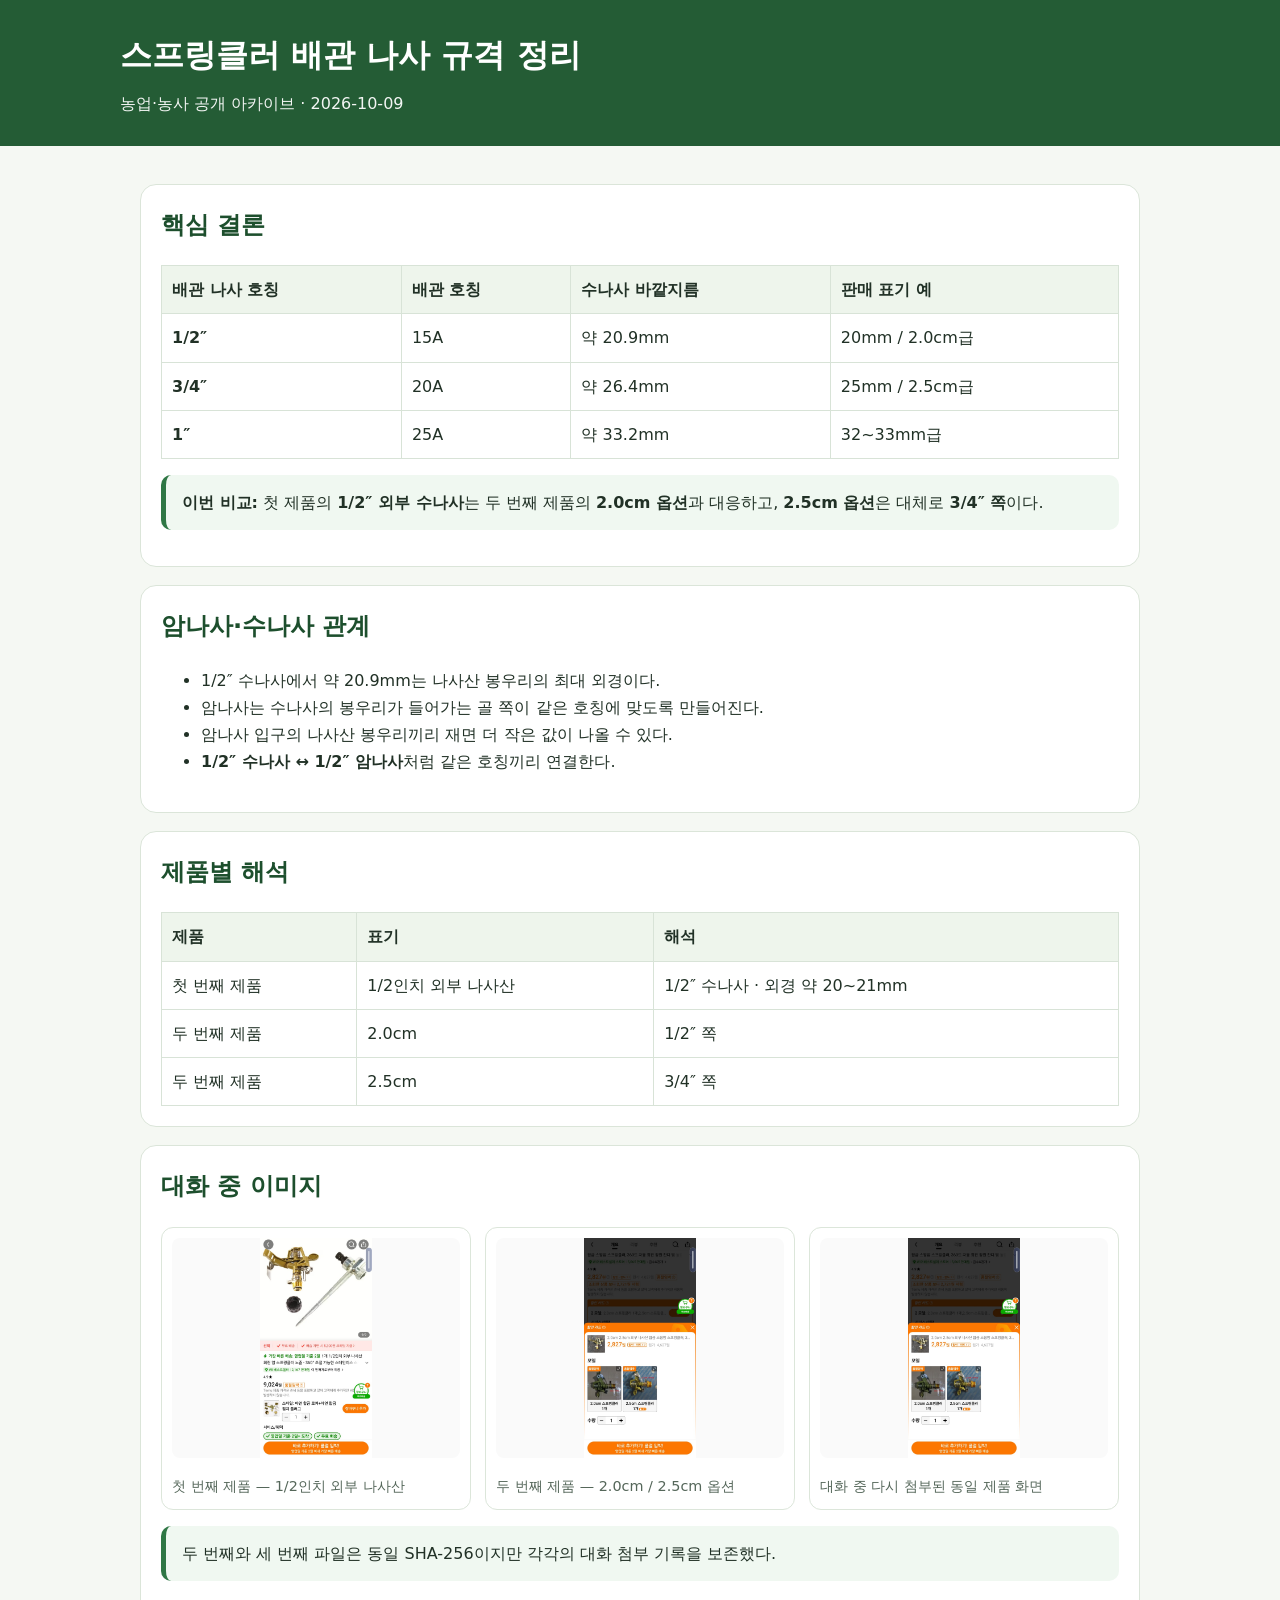
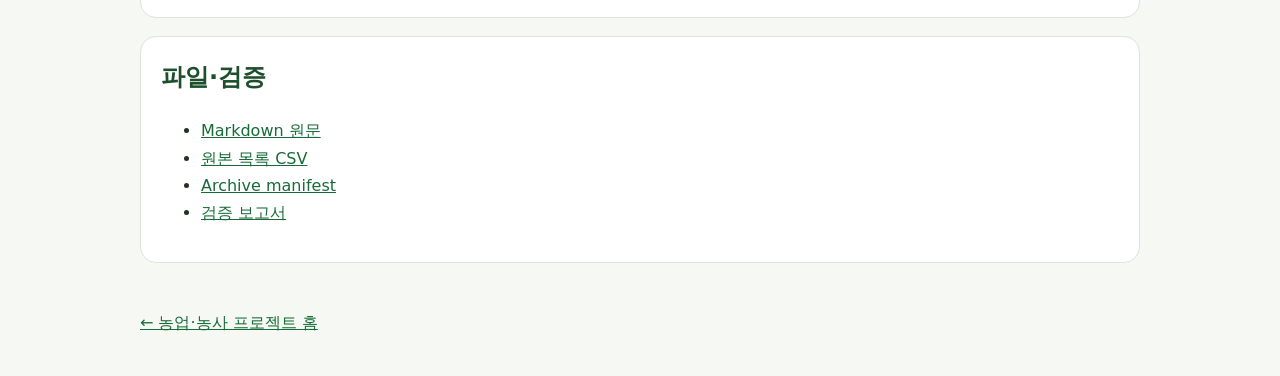
<file: records/20261009-sprinkler-thread-guide/index.html>
<!doctype html>
<html lang="ko"><head><meta charset="utf-8"><meta name="viewport" content="width=device-width,initial-scale=1">
<meta name="description" content="스프링클러 1/2·3/4·1인치 배관 나사 규격과 수나사 외경 비교 기록">
<title>스프링클러 배관 나사 규격 정리</title>
<style>
*{box-sizing:border-box}body{font-family:system-ui,-apple-system,"Noto Sans KR",sans-serif;margin:0;background:#f5f8f3;color:#213126;line-height:1.7}
a{color:#176b38}header{background:#245c35;color:#fff;padding:28px 20px}.wrap,main,footer{max-width:1040px;margin:auto}header h1{margin:0 0 8px}header p{margin:0;opacity:.94}
main{padding:20px}section{background:#fff;border:1px solid #dbe5d9;border-radius:16px;padding:20px;margin:18px 0}h2{margin-top:0;color:#1d4f2d}
table{width:100%;border-collapse:collapse}th,td{border:1px solid #d8e3d7;padding:10px;text-align:left;vertical-align:top}th{background:#eef5ec}
.note{padding:14px 16px;border-left:5px solid #2f7745;background:#f0f8f1;border-radius:10px}
.grid{display:grid;grid-template-columns:repeat(auto-fit,minmax(220px,1fr));gap:14px}figure{margin:0;border:1px solid #dce6da;border-radius:12px;padding:10px}
figure img{width:100%;height:220px;object-fit:contain;background:#fafafa;border-radius:8px;cursor:zoom-in}figcaption{font-size:.9rem;color:#55675a;margin-top:8px}
#viewer{display:none;position:fixed;inset:0;z-index:999;background:rgba(0,0,0,.88);align-items:center;justify-content:center;padding:18px}
.viewer-box{max-width:96vw;max-height:96vh;display:flex;flex-direction:column;align-items:center;gap:10px}
#viewerImg{max-width:94vw;max-height:78vh;object-fit:contain;background:#fff}.viewer-controls{display:flex;flex-wrap:wrap;gap:8px;justify-content:center;align-items:center;color:#fff}
.viewer-controls button,.viewer-controls a{font:inherit;padding:8px 12px;border-radius:8px;border:0;background:#fff;color:#222;text-decoration:none;cursor:pointer}
footer{padding:8px 20px 40px;color:#5d6d61}@media(max-width:640px){main{padding:12px}section{padding:16px}table{display:block;overflow-x:auto}figure img{height:180px}}
</style></head><body>
<header><div class="wrap"><h1>스프링클러 배관 나사 규격 정리</h1><p>농업·농사 공개 아카이브 · 2026-10-09</p></div></header>
<main>
<section><h2>핵심 결론</h2>
<table><thead><tr><th>배관 나사 호칭</th><th>배관 호칭</th><th>수나사 바깥지름</th><th>판매 표기 예</th></tr></thead>
<tbody><tr><td><b>1/2″</b></td><td>15A</td><td>약 20.9mm</td><td>20mm / 2.0cm급</td></tr>
<tr><td><b>3/4″</b></td><td>20A</td><td>약 26.4mm</td><td>25mm / 2.5cm급</td></tr>
<tr><td><b>1″</b></td><td>25A</td><td>약 33.2mm</td><td>32~33mm급</td></tr></tbody></table>
<p class="note"><b>이번 비교:</b> 첫 제품의 <b>1/2″ 외부 수나사</b>는 두 번째 제품의 <b>2.0cm 옵션</b>과 대응하고, <b>2.5cm 옵션</b>은 대체로 <b>3/4″ 쪽</b>이다.</p>
</section>
<section><h2>암나사·수나사 관계</h2><ul>
<li>1/2″ 수나사에서 약 20.9mm는 나사산 봉우리의 최대 외경이다.</li>
<li>암나사는 수나사의 봉우리가 들어가는 골 쪽이 같은 호칭에 맞도록 만들어진다.</li>
<li>암나사 입구의 나사산 봉우리끼리 재면 더 작은 값이 나올 수 있다.</li>
<li><b>1/2″ 수나사 ↔ 1/2″ 암나사</b>처럼 같은 호칭끼리 연결한다.</li></ul></section>
<section><h2>제품별 해석</h2>
<table><thead><tr><th>제품</th><th>표기</th><th>해석</th></tr></thead><tbody>
<tr><td>첫 번째 제품</td><td>1/2인치 외부 나사산</td><td>1/2″ 수나사 · 외경 약 20~21mm</td></tr>
<tr><td>두 번째 제품</td><td>2.0cm</td><td>1/2″ 쪽</td></tr>
<tr><td>두 번째 제품</td><td>2.5cm</td><td>3/4″ 쪽</td></tr></tbody></table></section>
<section><h2>대화 중 이미지</h2><div class="grid">
<figure><img class="media" src="images/1787216371339.jpeg" alt="첫 번째 스프링클러 제품"><figcaption>첫 번째 제품 — 1/2인치 외부 나사산</figcaption></figure>
<figure><img class="media" src="images/1787216435706.jpeg" alt="두 번째 스프링클러 옵션 화면"><figcaption>두 번째 제품 — 2.0cm / 2.5cm 옵션</figcaption></figure>
<figure><img class="media" src="images/1787216990018.jpeg" alt="두 번째 제품 재첨부 화면"><figcaption>대화 중 다시 첨부된 동일 제품 화면</figcaption></figure>
</div><p class="note">두 번째와 세 번째 파일은 동일 SHA-256이지만 각각의 대화 첨부 기록을 보존했다.</p></section>
<section><h2>파일·검증</h2><ul>
<li><a href="README.md">Markdown 원문</a></li>
<li><a href="source-inventory.csv">원본 목록 CSV</a></li>
<li><a href="archive-manifest.json">Archive manifest</a></li>
<li><a href="verification-report.md">검증 보고서</a></li>
</ul></section>
</main>
<div id="viewer" role="dialog" aria-modal="true" aria-label="이미지 뷰어"><div class="viewer-box">
<img id="viewerImg" alt=""><div class="viewer-controls">
<button id="prev">이전</button><span id="counter"></span><button id="next">다음</button>
<a id="original" target="_blank" rel="noopener">원본 열기</a><button id="close">닫기</button></div></div></div>
<footer><a href="../../">← 농업·농사 프로젝트 홈</a></footer>
<script>
const items=[...document.querySelectorAll('img.media')], viewer=document.getElementById('viewer'), vimg=document.getElementById('viewerImg'), counter=document.getElementById('counter'), original=document.getElementById('original');let idx=0;
function show(i){idx=(i+items.length)%items.length;vimg.src=items[idx].src;vimg.alt=items[idx].alt;counter.textContent=(idx+1)+' / '+items.length;original.href=items[idx].src;viewer.style.display='flex'}
function closeViewer(){viewer.style.display='none';vimg.src=''}
items.forEach((im,i)=>{im.tabIndex=0;im.onclick=()=>show(i);im.onkeydown=e=>{if(e.key==='Enter')show(i)}});
document.getElementById('prev').onclick=()=>show(idx-1);document.getElementById('next').onclick=()=>show(idx+1);document.getElementById('close').onclick=closeViewer;
viewer.onclick=e=>{if(e.target===viewer)closeViewer()};document.addEventListener('keydown',e=>{if(viewer.style.display==='flex'){if(e.key==='Escape')closeViewer();if(e.key==='ArrowLeft')show(idx-1);if(e.key==='ArrowRight')show(idx+1)}});
let sx=0;viewer.addEventListener('touchstart',e=>sx=e.changedTouches[0].screenX,{passive:true});viewer.addEventListener('touchend',e=>{const dx=e.changedTouches[0].screenX-sx;if(Math.abs(dx)>45)show(idx+(dx<0?1:-1))},{passive:true});
</script></body></html>
</file>
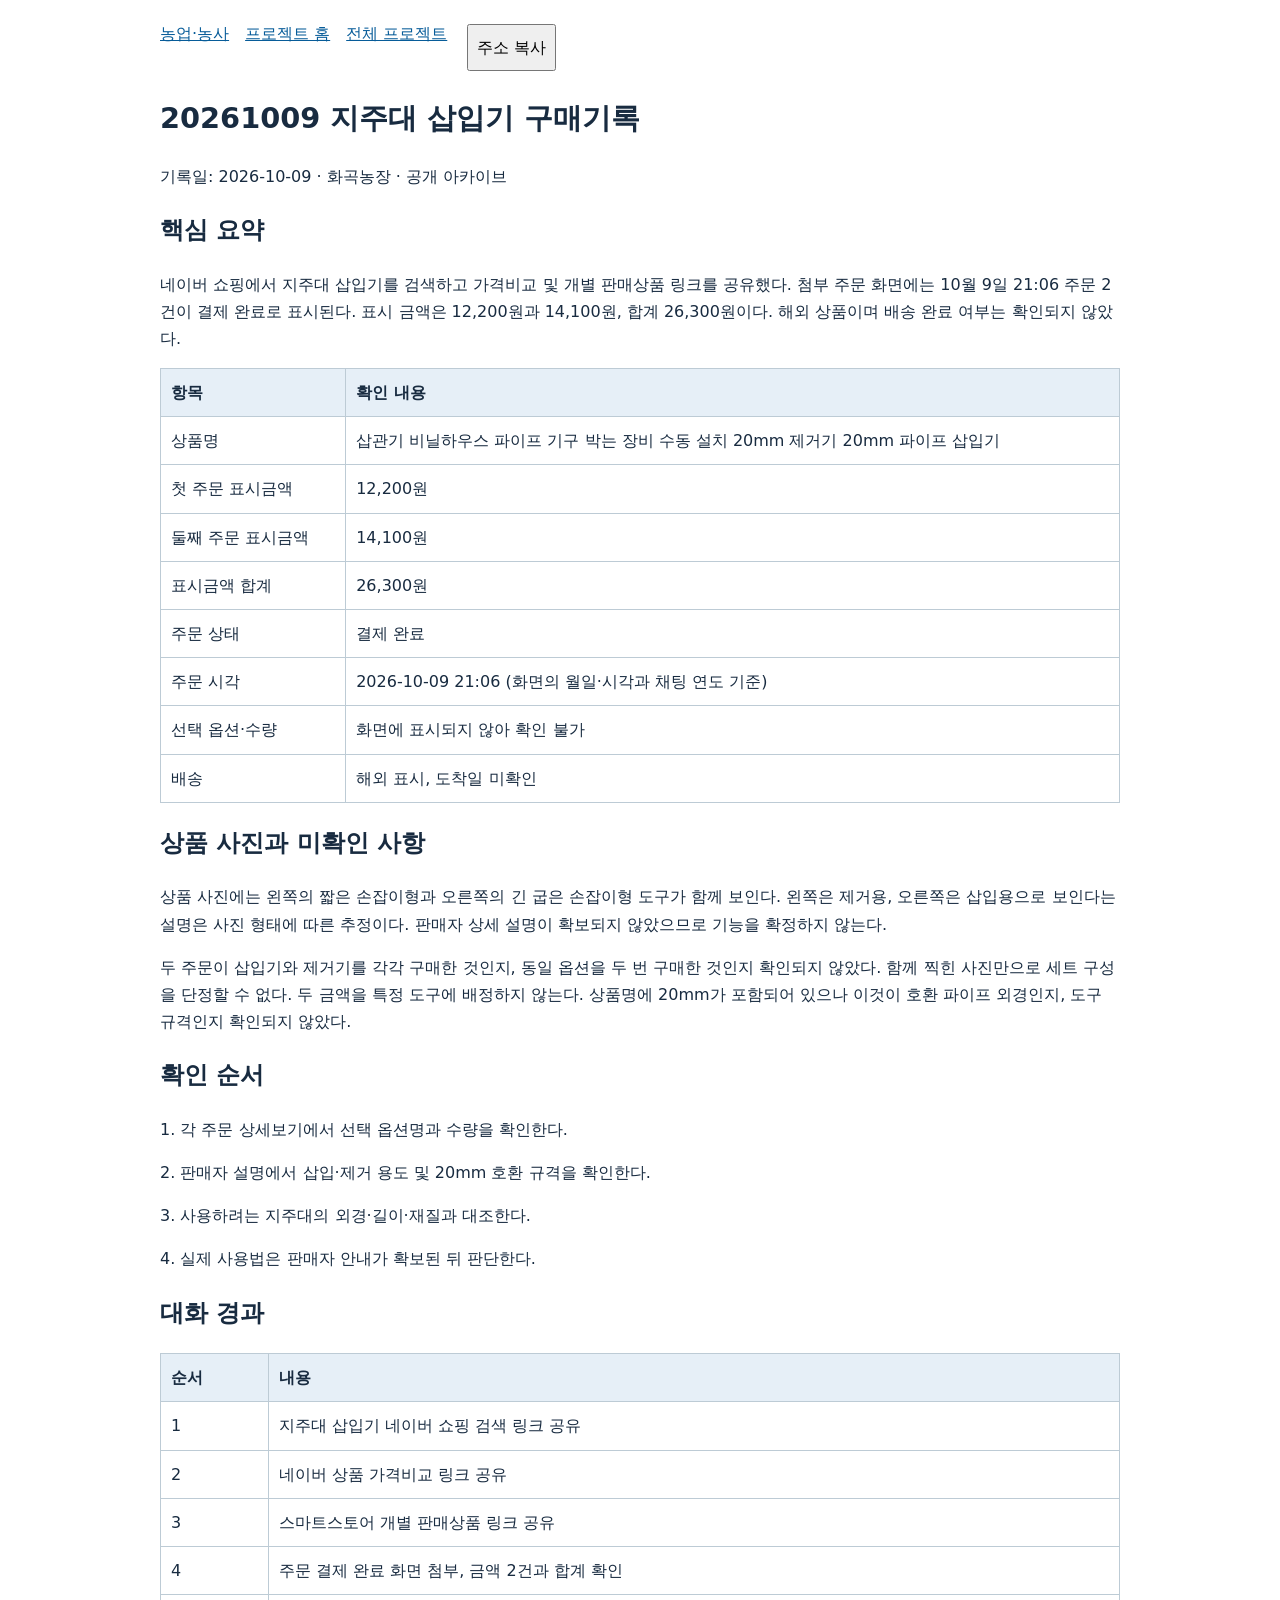
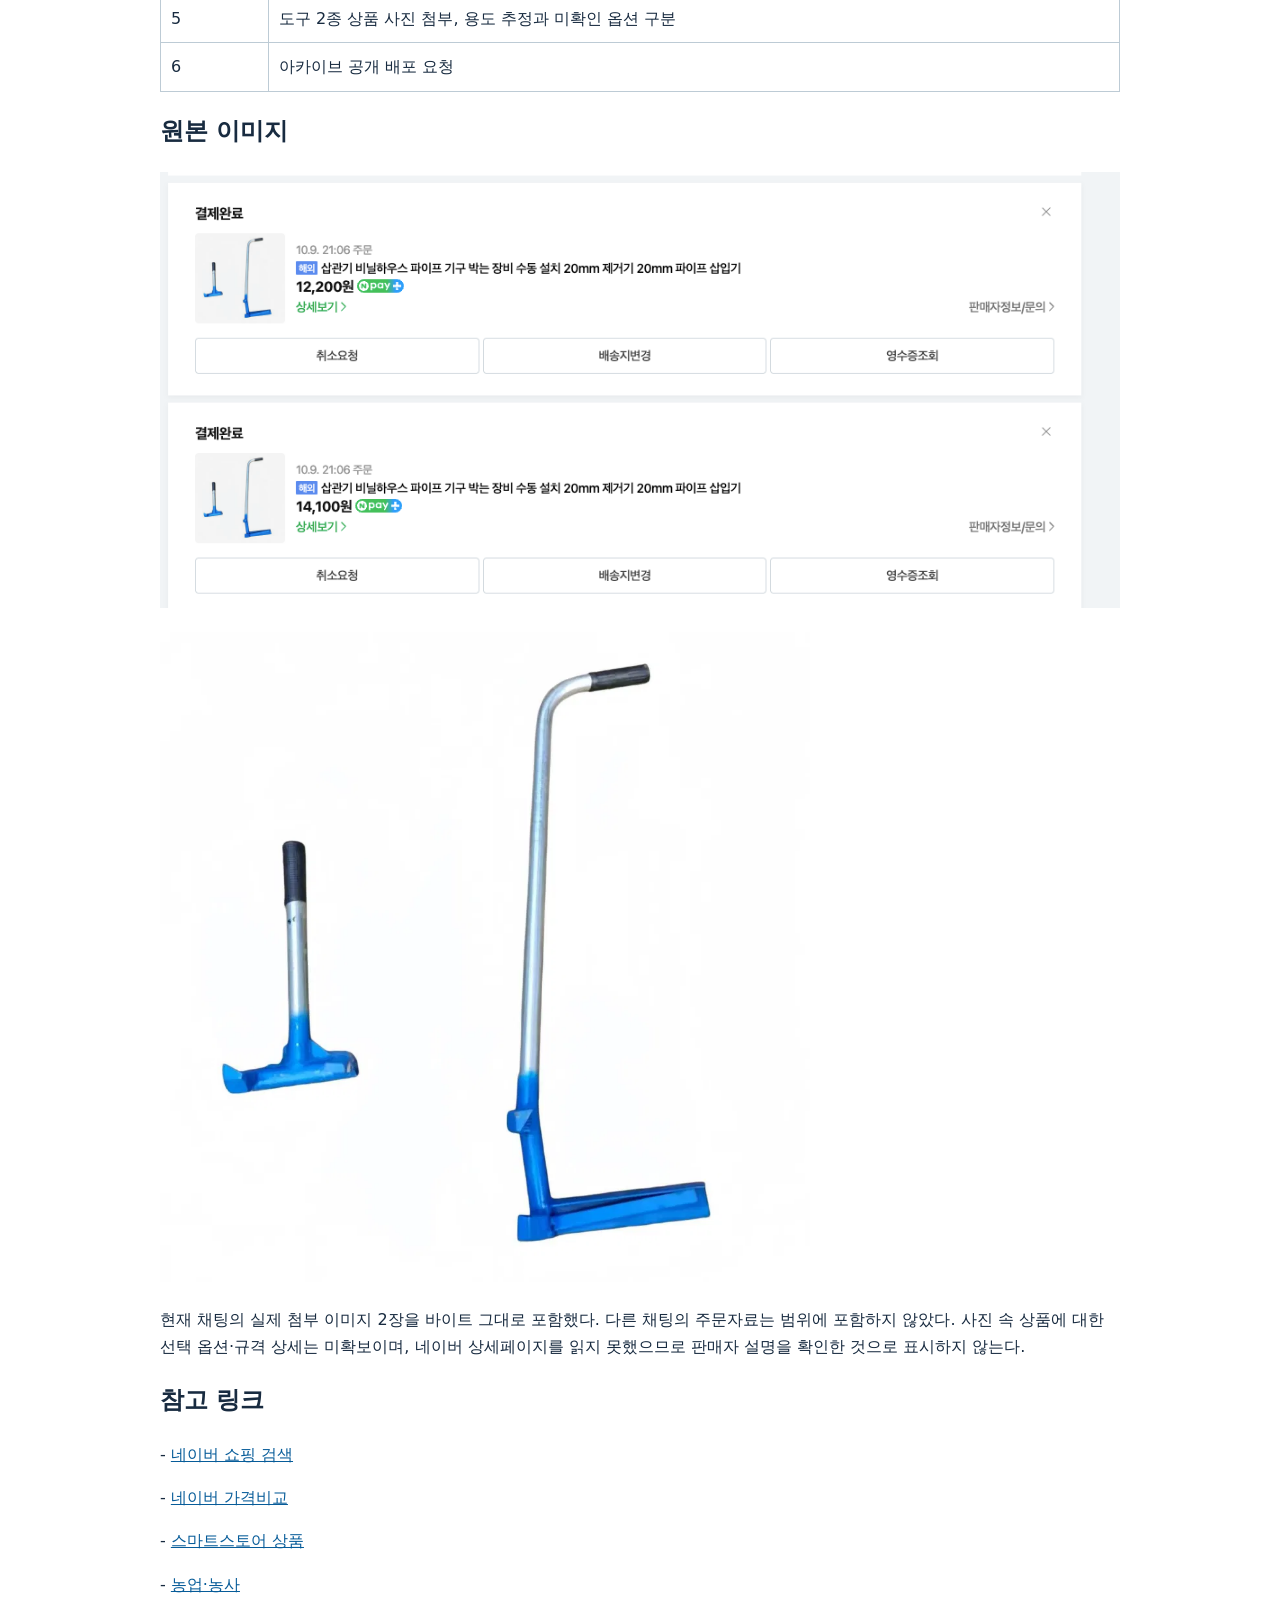
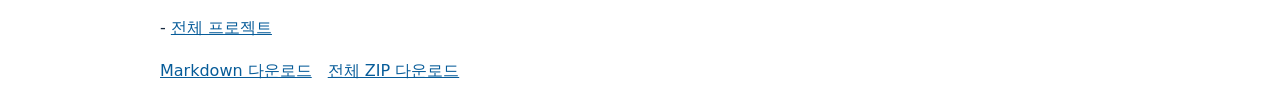
<file: records/20261009-stake-inserter-purchase/index.html>
<!doctype html><html lang="ko"><head><meta charset="utf-8"><meta name="viewport" content="width=device-width,initial-scale=1"><title>20261009 지주대 삽입기 구매기록</title><style>body{font:16px/1.7 system-ui,sans-serif;color:#182b40;max-width:960px;margin:auto;padding:20px}h1{font-size:1.8rem}table{border-collapse:collapse;width:100%}td{border:1px solid #bdcbd5;padding:10px;overflow-wrap:anywhere}tr:first-child{background:#e6eff7;font-weight:bold}img{max-width:100%;max-height:650px;object-fit:contain;cursor:zoom-in}a{color:#075c99}nav{display:flex;flex-wrap:wrap;gap:16px}dialog{border:0;border-radius:8px;padding:12px;width:92vw;max-width:1200px;background:#102238;color:white}dialog::backdrop{background:#000b}dialog img{display:block;margin:auto;max-height:75vh;cursor:default}button{font:inherit;padding:8px;margin:4px}dialog a{color:#b8e3ff}#frame{overflow:auto;max-height:76vh}@media(max-width:600px){body{padding:12px}td{padding:6px}h1{font-size:1.4rem}}</style></head><body><nav><a href="https://softm.github.io/farm/">농업·농사</a><a href="https://softm.github.io/projects/farm/">프로젝트 홈</a><a href="https://softm.github.io/projects/">전체 프로젝트</a><button id="copy">주소 복사</button></nav><h1>20261009 지주대 삽입기 구매기록</h1>
<p>기록일: 2026-10-09 · 화곡농장 · 공개 아카이브</p>
<h2>핵심 요약</h2>
<p>네이버 쇼핑에서 지주대 삽입기를 검색하고 가격비교 및 개별 판매상품 링크를 공유했다. 첨부 주문 화면에는 10월 9일 21:06 주문 2건이 결제 완료로 표시된다. 표시 금액은 12,200원과 14,100원, 합계 26,300원이다. 해외 상품이며 배송 완료 여부는 확인되지 않았다.</p>
<div style="overflow:auto"><table>
<tr><td>항목</td><td>확인 내용</td></tr>
<tr><td>상품명</td><td>삽관기 비닐하우스 파이프 기구 박는 장비 수동 설치 20mm 제거기 20mm 파이프 삽입기</td></tr>
<tr><td>첫 주문 표시금액</td><td>12,200원</td></tr>
<tr><td>둘째 주문 표시금액</td><td>14,100원</td></tr>
<tr><td>표시금액 합계</td><td>26,300원</td></tr>
<tr><td>주문 상태</td><td>결제 완료</td></tr>
<tr><td>주문 시각</td><td>2026-10-09 21:06 (화면의 월일·시각과 채팅 연도 기준)</td></tr>
<tr><td>선택 옵션·수량</td><td>화면에 표시되지 않아 확인 불가</td></tr>
<tr><td>배송</td><td>해외 표시, 도착일 미확인</td></tr>
</table></div>
<h2>상품 사진과 미확인 사항</h2>
<p>상품 사진에는 왼쪽의 짧은 손잡이형과 오른쪽의 긴 굽은 손잡이형 도구가 함께 보인다. 왼쪽은 제거용, 오른쪽은 삽입용으로 보인다는 설명은 사진 형태에 따른 추정이다. 판매자 상세 설명이 확보되지 않았으므로 기능을 확정하지 않는다.</p>
<p>두 주문이 삽입기와 제거기를 각각 구매한 것인지, 동일 옵션을 두 번 구매한 것인지 확인되지 않았다. 함께 찍힌 사진만으로 세트 구성을 단정할 수 없다. 두 금액을 특정 도구에 배정하지 않는다. 상품명에 20mm가 포함되어 있으나 이것이 호환 파이프 외경인지, 도구 규격인지 확인되지 않았다.</p>
<h2>확인 순서</h2>
<p>1. 각 주문 상세보기에서 선택 옵션명과 수량을 확인한다.</p>
<p>2. 판매자 설명에서 삽입·제거 용도 및 20mm 호환 규격을 확인한다.</p>
<p>3. 사용하려는 지주대의 외경·길이·재질과 대조한다.</p>
<p>4. 실제 사용법은 판매자 안내가 확보된 뒤 판단한다.</p>
<h2>대화 경과</h2>
<div style="overflow:auto"><table>
<tr><td>순서</td><td>내용</td></tr>
<tr><td>1</td><td>지주대 삽입기 네이버 쇼핑 검색 링크 공유</td></tr>
<tr><td>2</td><td>네이버 상품 가격비교 링크 공유</td></tr>
<tr><td>3</td><td>스마트스토어 개별 판매상품 링크 공유</td></tr>
<tr><td>4</td><td>주문 결제 완료 화면 첨부, 금액 2건과 합계 확인</td></tr>
<tr><td>5</td><td>도구 2종 상품 사진 첨부, 용도 추정과 미확인 옵션 구분</td></tr>
<tr><td>6</td><td>아카이브 공개 배포 요청</td></tr>
</table></div>
<h2>원본 이미지</h2>
<p><img alt="주문 화면" src="images/order.png" tabindex="0" role="button"></p>
<p><img alt="상품 사진" src="images/product.png" tabindex="0" role="button"></p>
<p>현재 채팅의 실제 첨부 이미지 2장을 바이트 그대로 포함했다. 다른 채팅의 주문자료는 범위에 포함하지 않았다. 사진 속 상품에 대한 선택 옵션·규격 상세는 미확보이며, 네이버 상세페이지를 읽지 못했으므로 판매자 설명을 확인한 것으로 표시하지 않는다.</p>
<h2>참고 링크</h2>
<p>- <a href="https://search.shopping.naver.com/search/all?query=지주대%20삽입기">네이버 쇼핑 검색</a></p>
<p>- <a href="https://search.shopping.naver.com/catalog/50539612136">네이버 가격비교</a></p>
<p>- <a href="https://smartstore.naver.com/yumtang/products/13254826938">스마트스토어 상품</a></p>
<p>- <a href="https://softm.github.io/farm/">농업·농사</a></p>
<p>- <a href="https://softm.github.io/projects/">전체 프로젝트</a></p><nav><a href="README.md" download>Markdown 다운로드</a><a href="20261009_지주대_삽입기_구매기록.zip" download>전체 ZIP 다운로드</a></nav><dialog id="viewer"><button id="close">닫기</button><button id="prev">이전</button><button id="next">다음</button><button id="minus">축소</button><button id="plus">확대</button><button id="fit">화면 맞춤</button><a id="original" target="_blank">원본 열기</a> <a id="download" download>원본 다운로드</a><p id="caption"></p><div id="frame"><img id="large" alt=""></div></dialog><script>
const items=[...document.querySelectorAll('body>p img')],v=document.getElementById('viewer'),large=document.getElementById('large');let current=0,scale=1;function show(n){current=(n+items.length)%items.length;scale=1;large.style.transform='';large.src=items[current].getAttribute('src');large.alt=items[current].alt;document.getElementById('caption').textContent=(current+1)+' / '+items.length+' · '+large.alt+' · '+large.getAttribute('src');for(const id of ['original','download'])document.getElementById(id).href=large.src}items.forEach((el,i)=>{el.onclick=()=>{show(i);v.showModal()};el.onkeydown=e=>{if(e.key==='Enter'){show(i);v.showModal()}}});document.getElementById('close').onclick=()=>v.close();document.getElementById('prev').onclick=()=>show(current-1);document.getElementById('next').onclick=()=>show(current+1);function zoom(x){scale=Math.min(4,Math.max(.5,x));large.style.transform='scale('+scale+')';large.style.transformOrigin='top center'}document.getElementById('plus').onclick=()=>zoom(scale+.25);document.getElementById('minus').onclick=()=>zoom(scale-.25);document.getElementById('fit').onclick=()=>zoom(1);document.addEventListener('keydown',e=>{if(v.open&&e.key==='ArrowLeft')show(current-1);if(v.open&&e.key==='ArrowRight')show(current+1)});let sx;v.addEventListener('touchstart',e=>sx=e.changedTouches[0].clientX,{passive:true});v.addEventListener('touchend',e=>{const d=e.changedTouches[0].clientX-sx;if(Math.abs(d)>60)show(current+(d<0?1:-1))},{passive:true});document.getElementById('copy').onclick=async()=>{await navigator.clipboard.writeText(location.href);document.getElementById('copy').textContent='복사됨'};
</script></body></html>
</file>
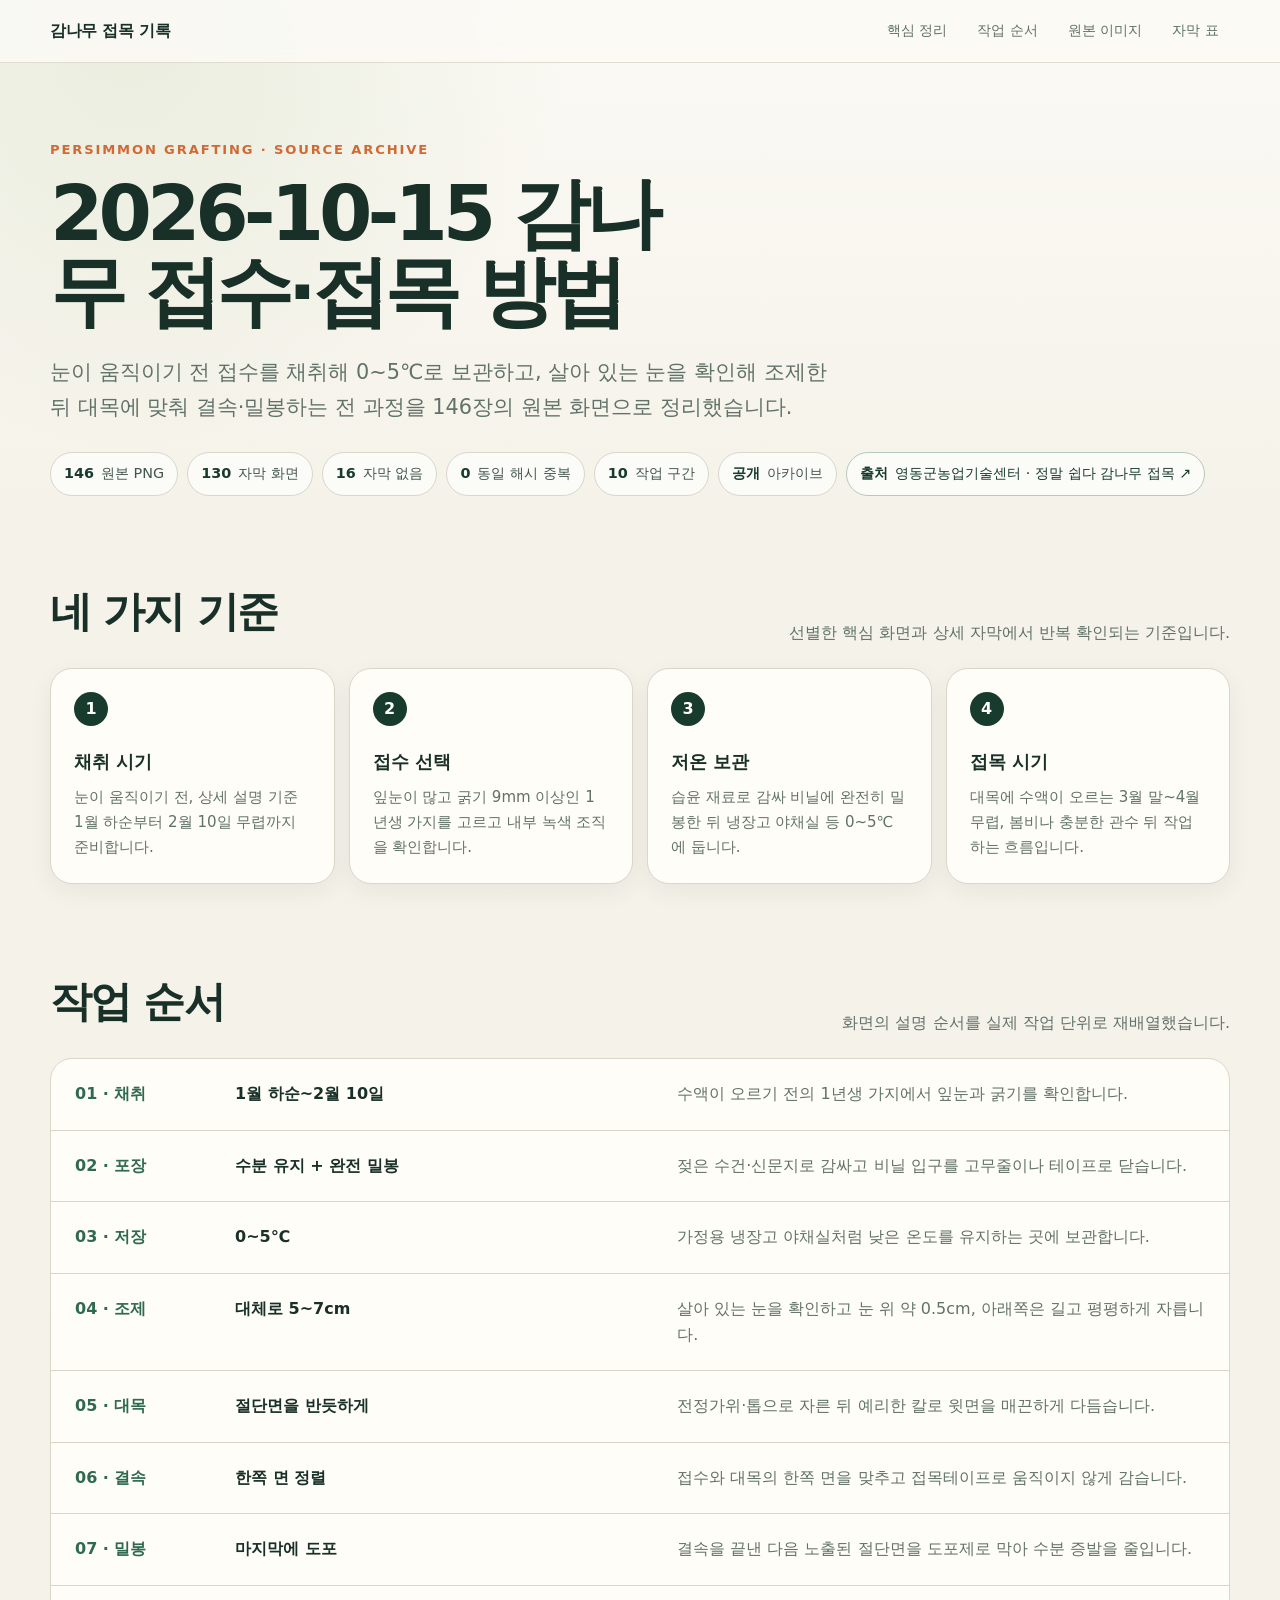
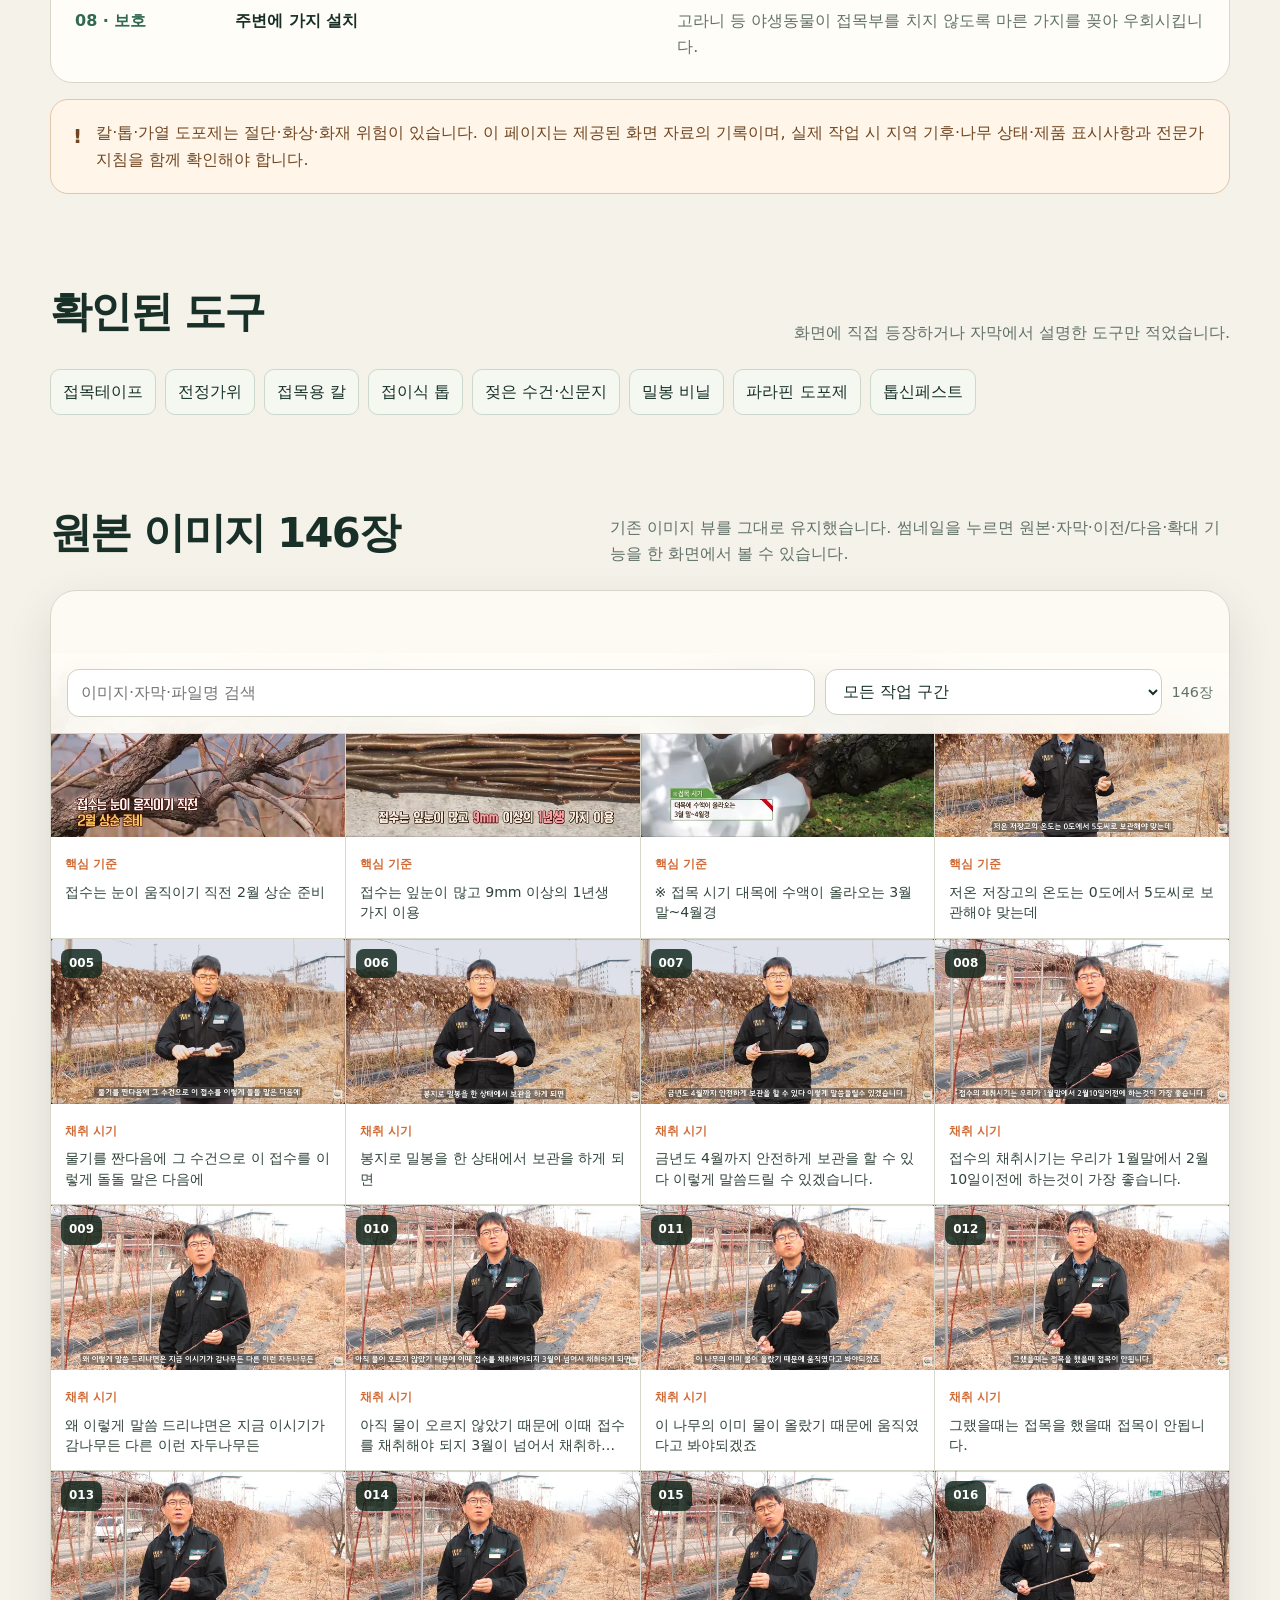
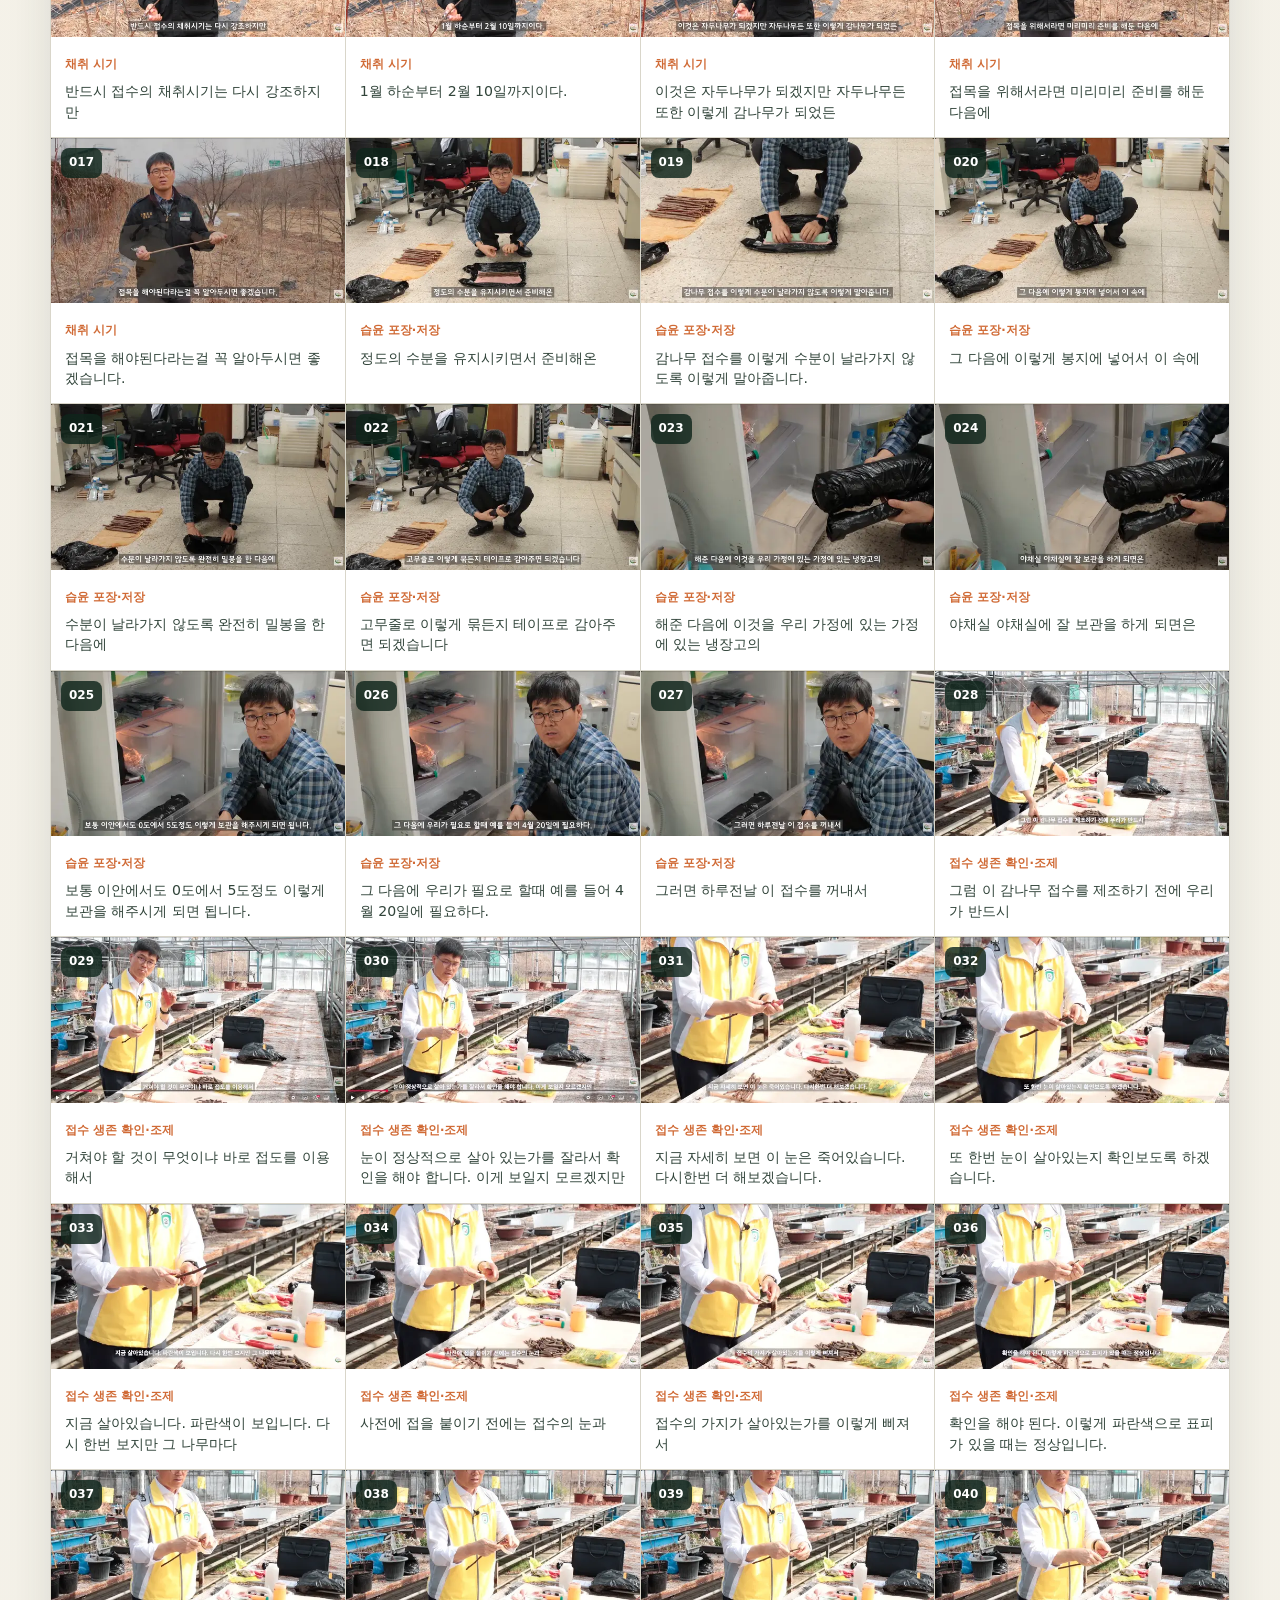
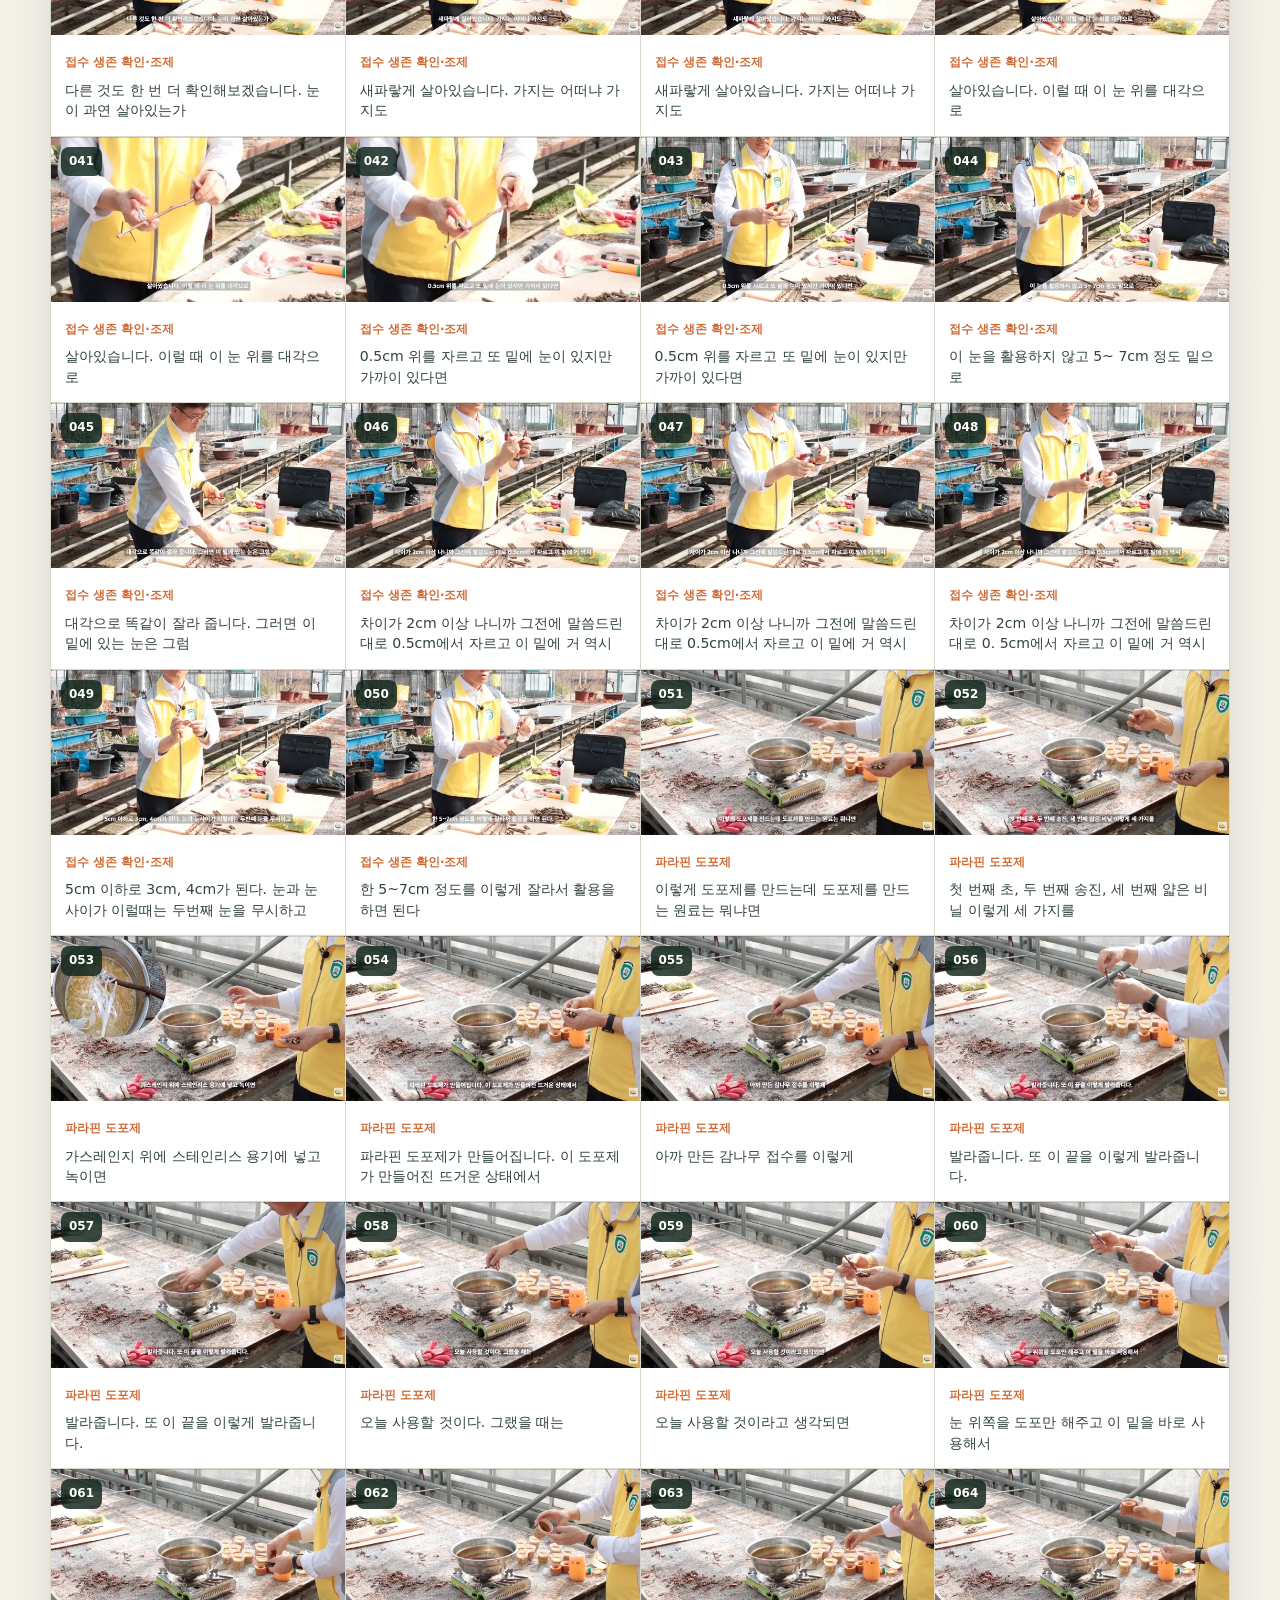
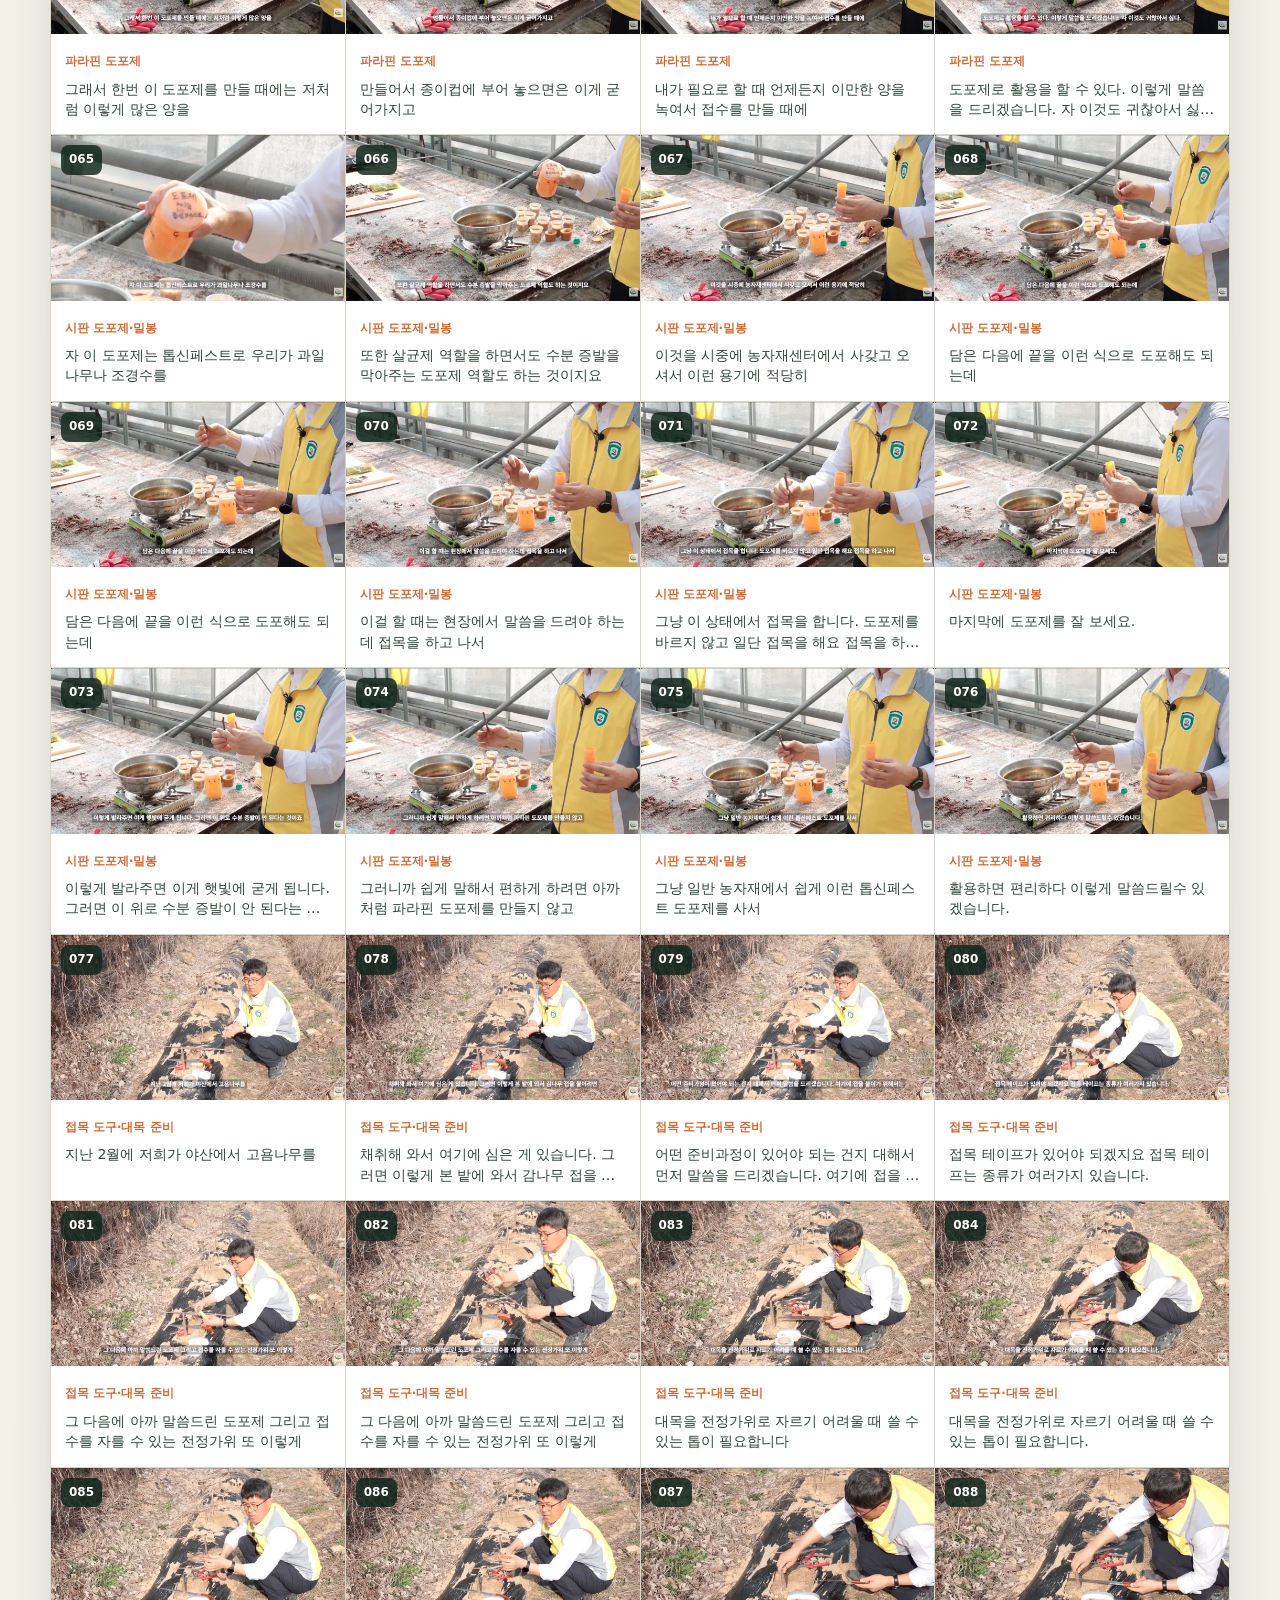
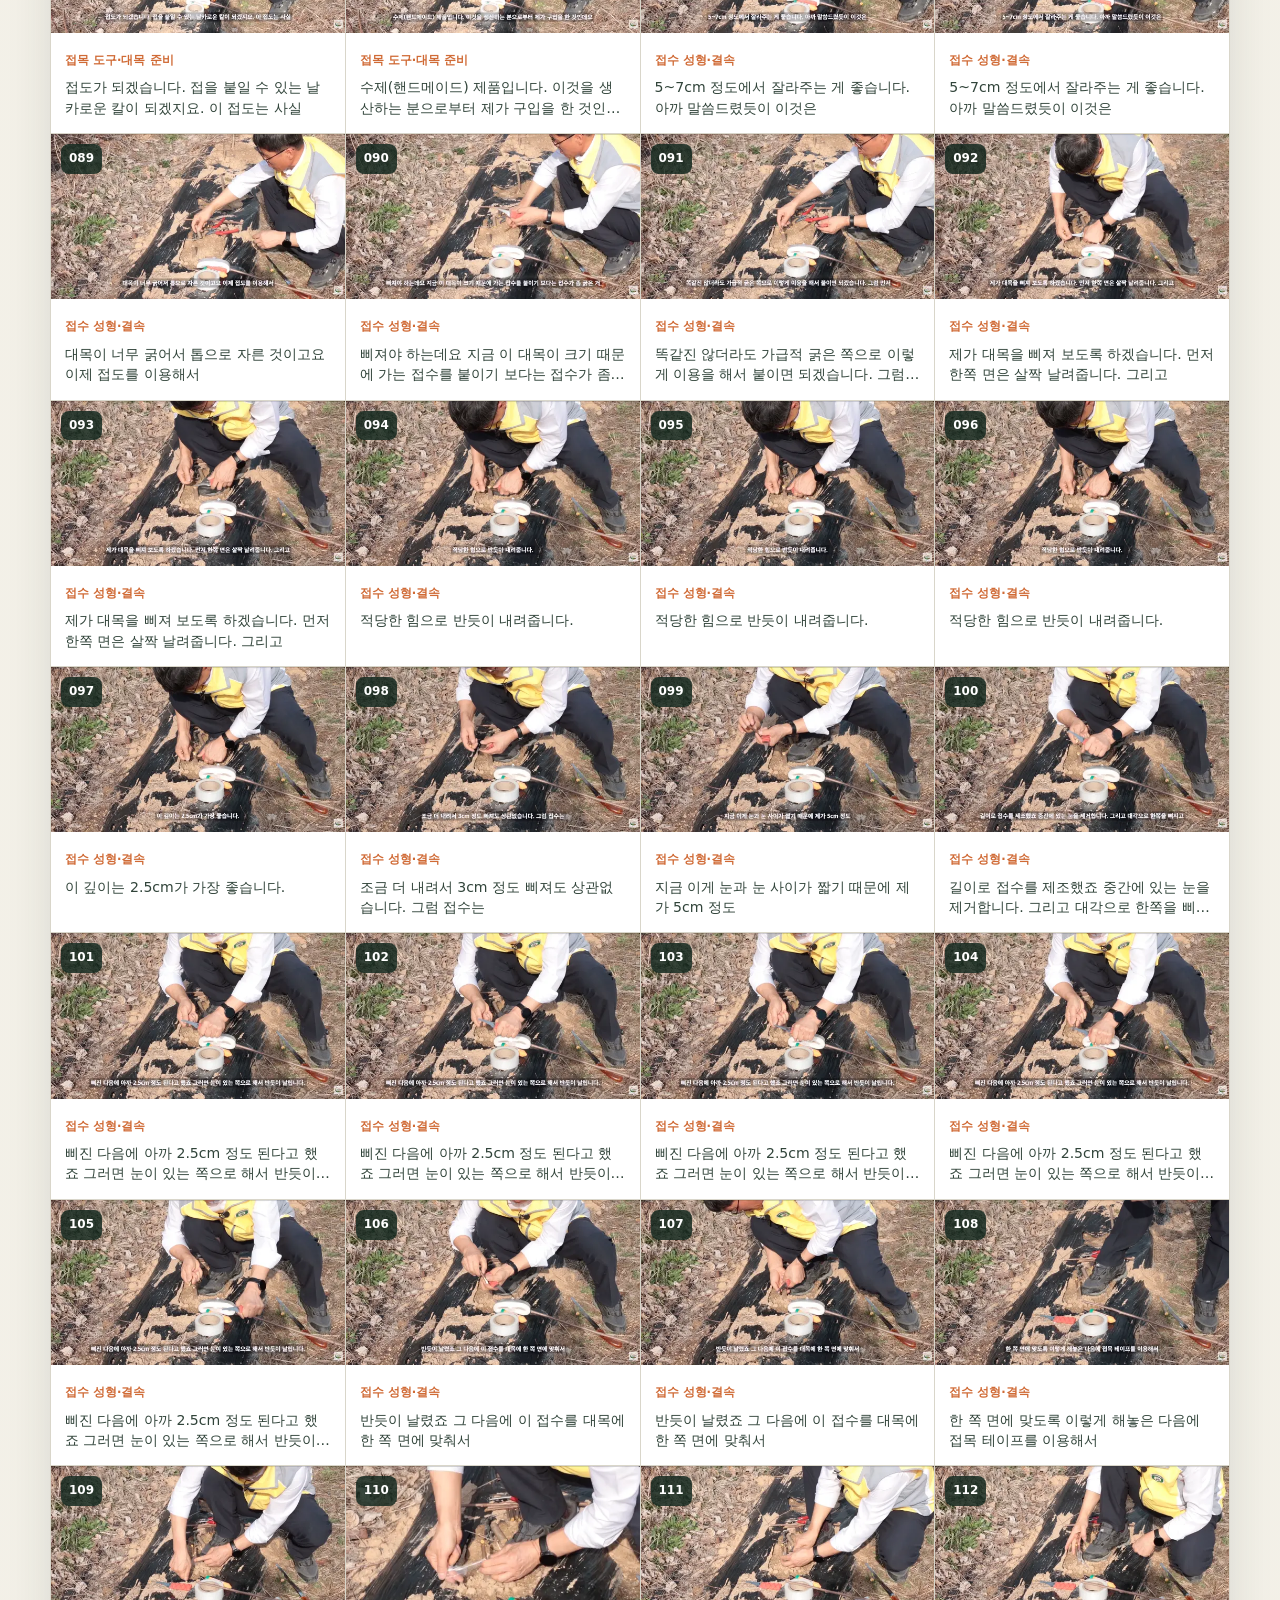
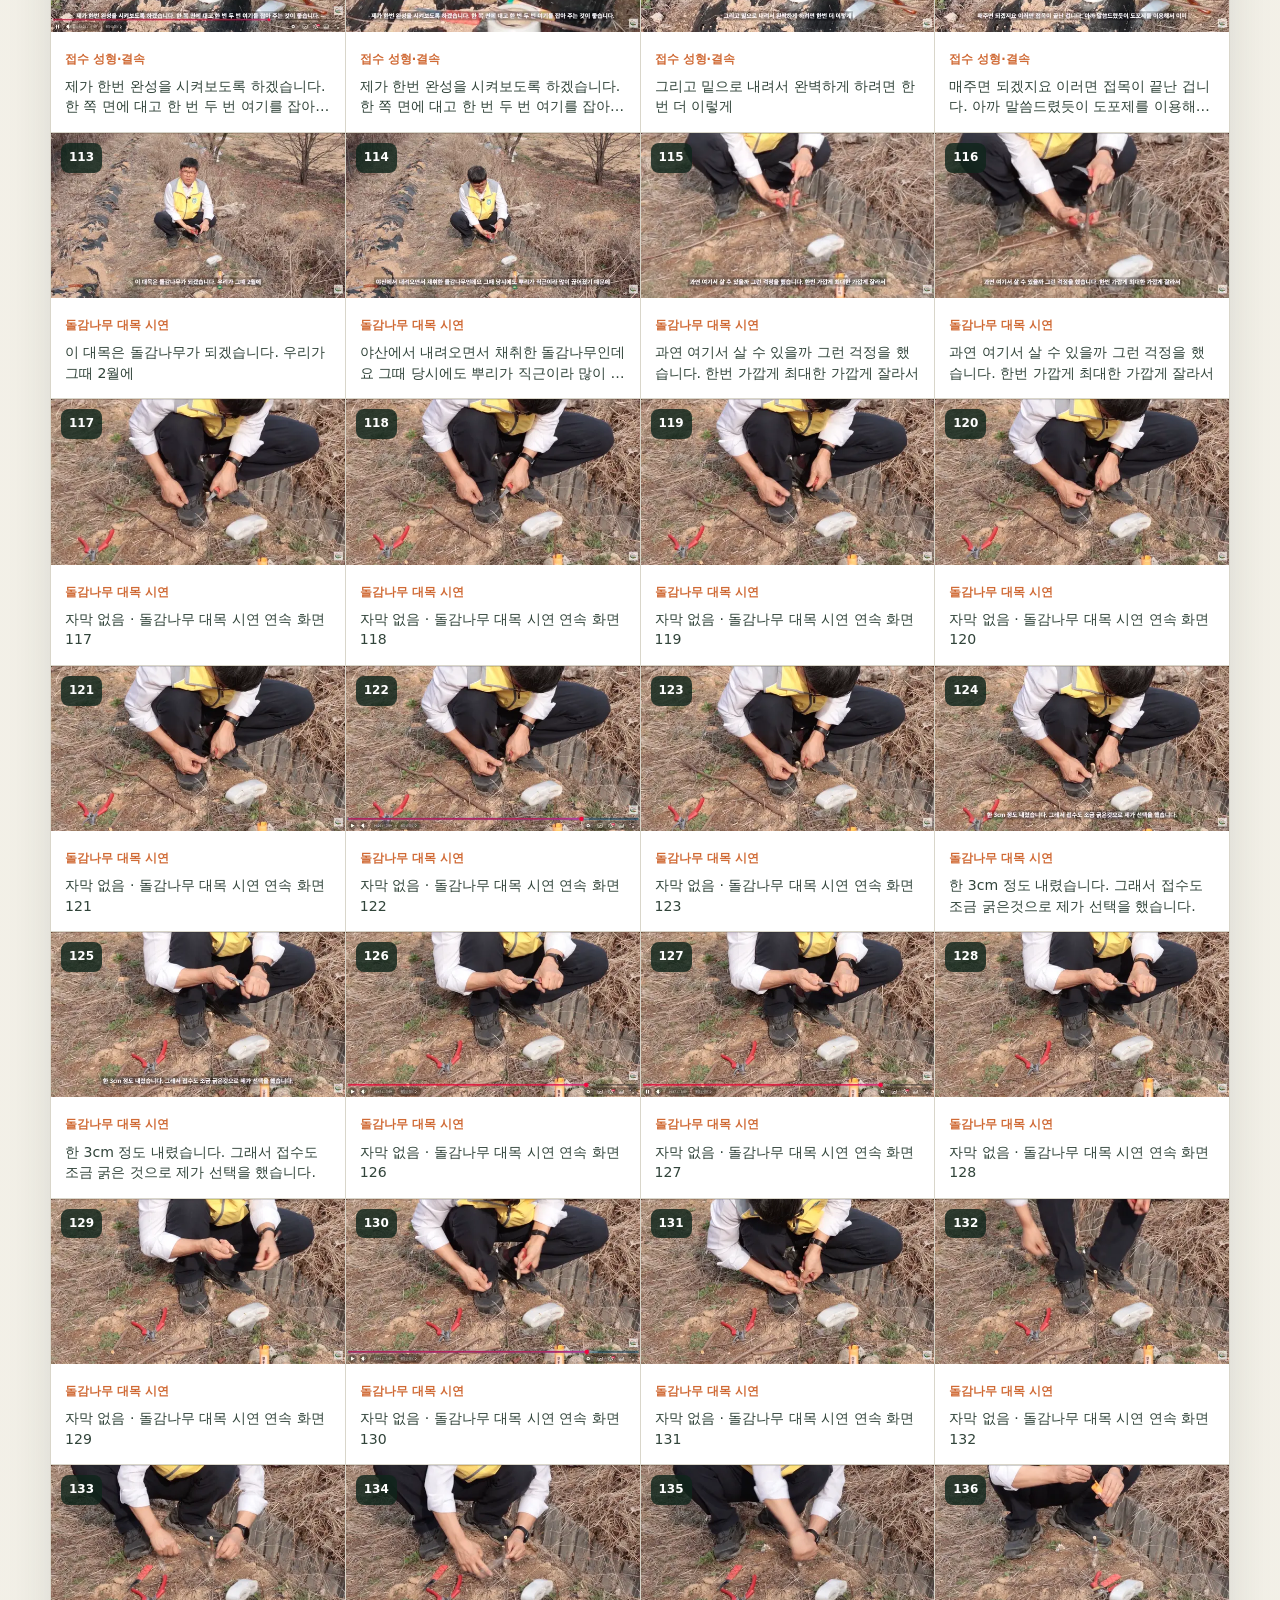
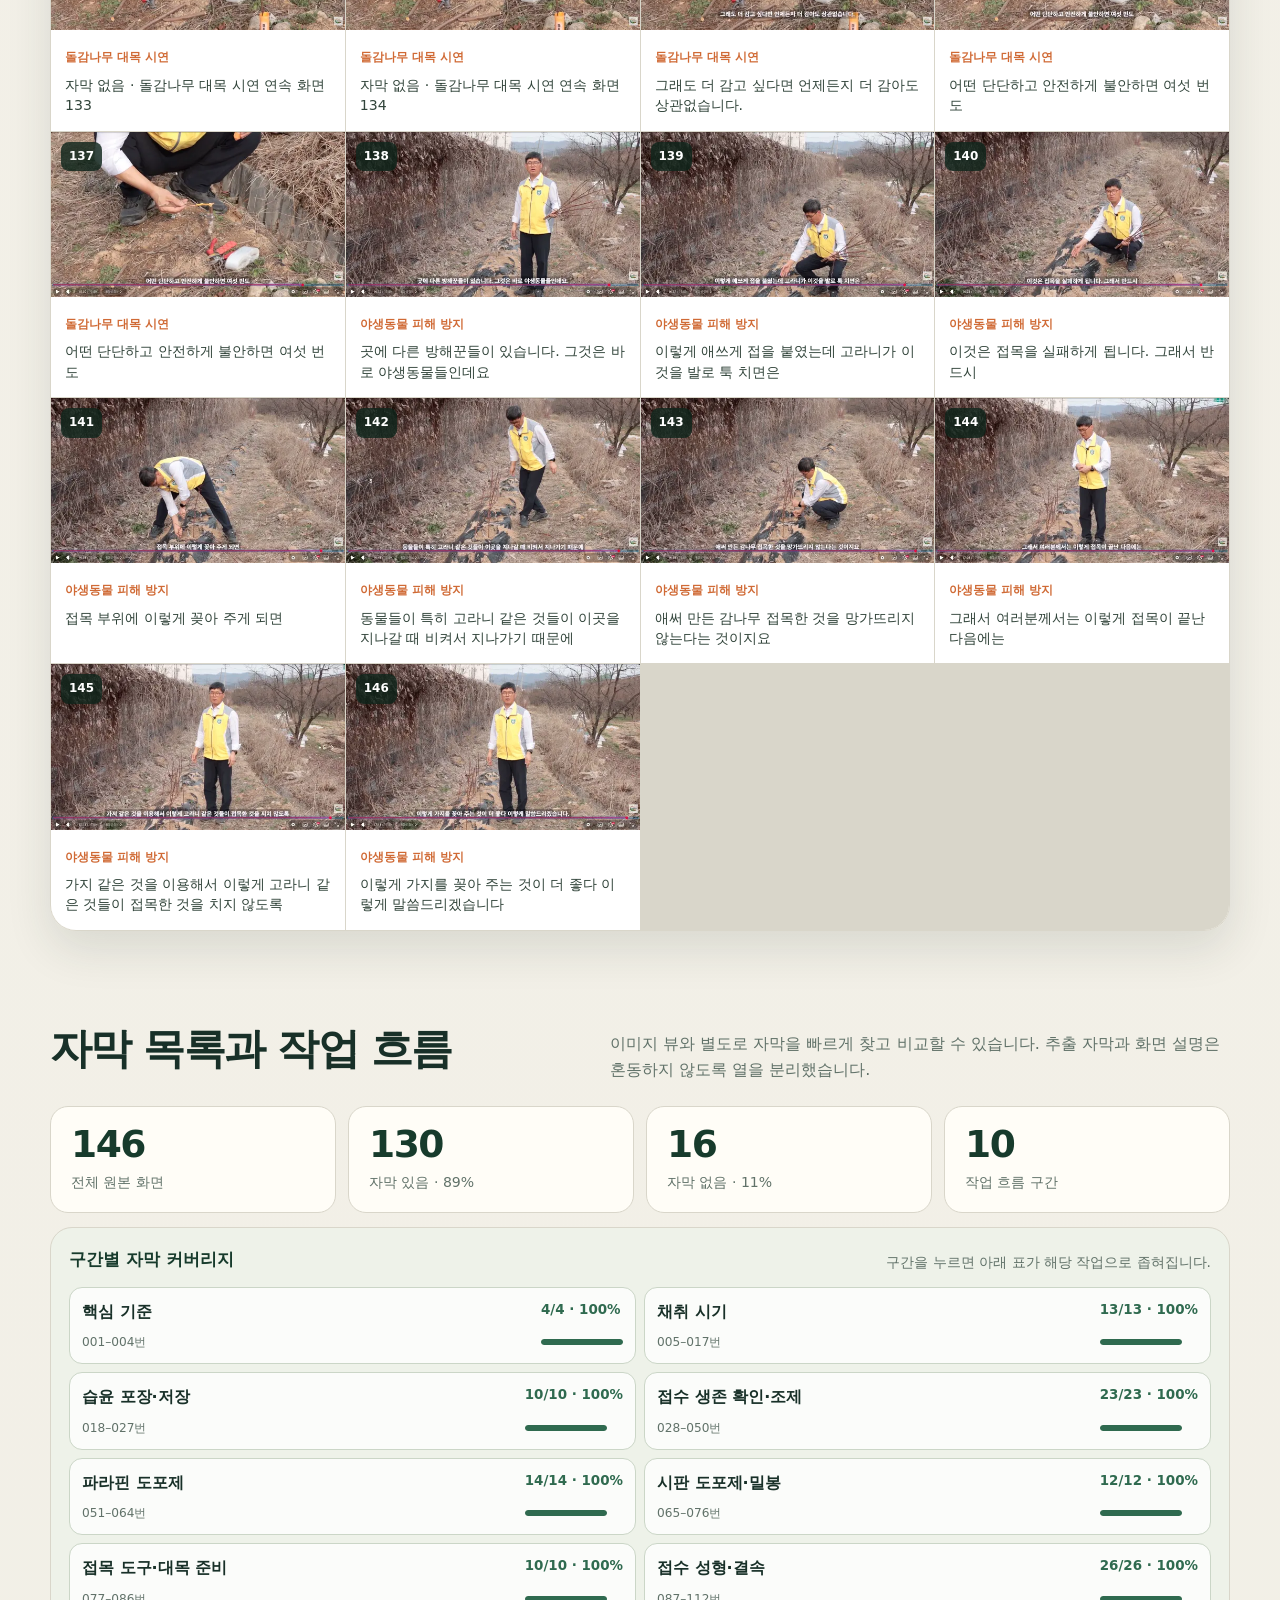
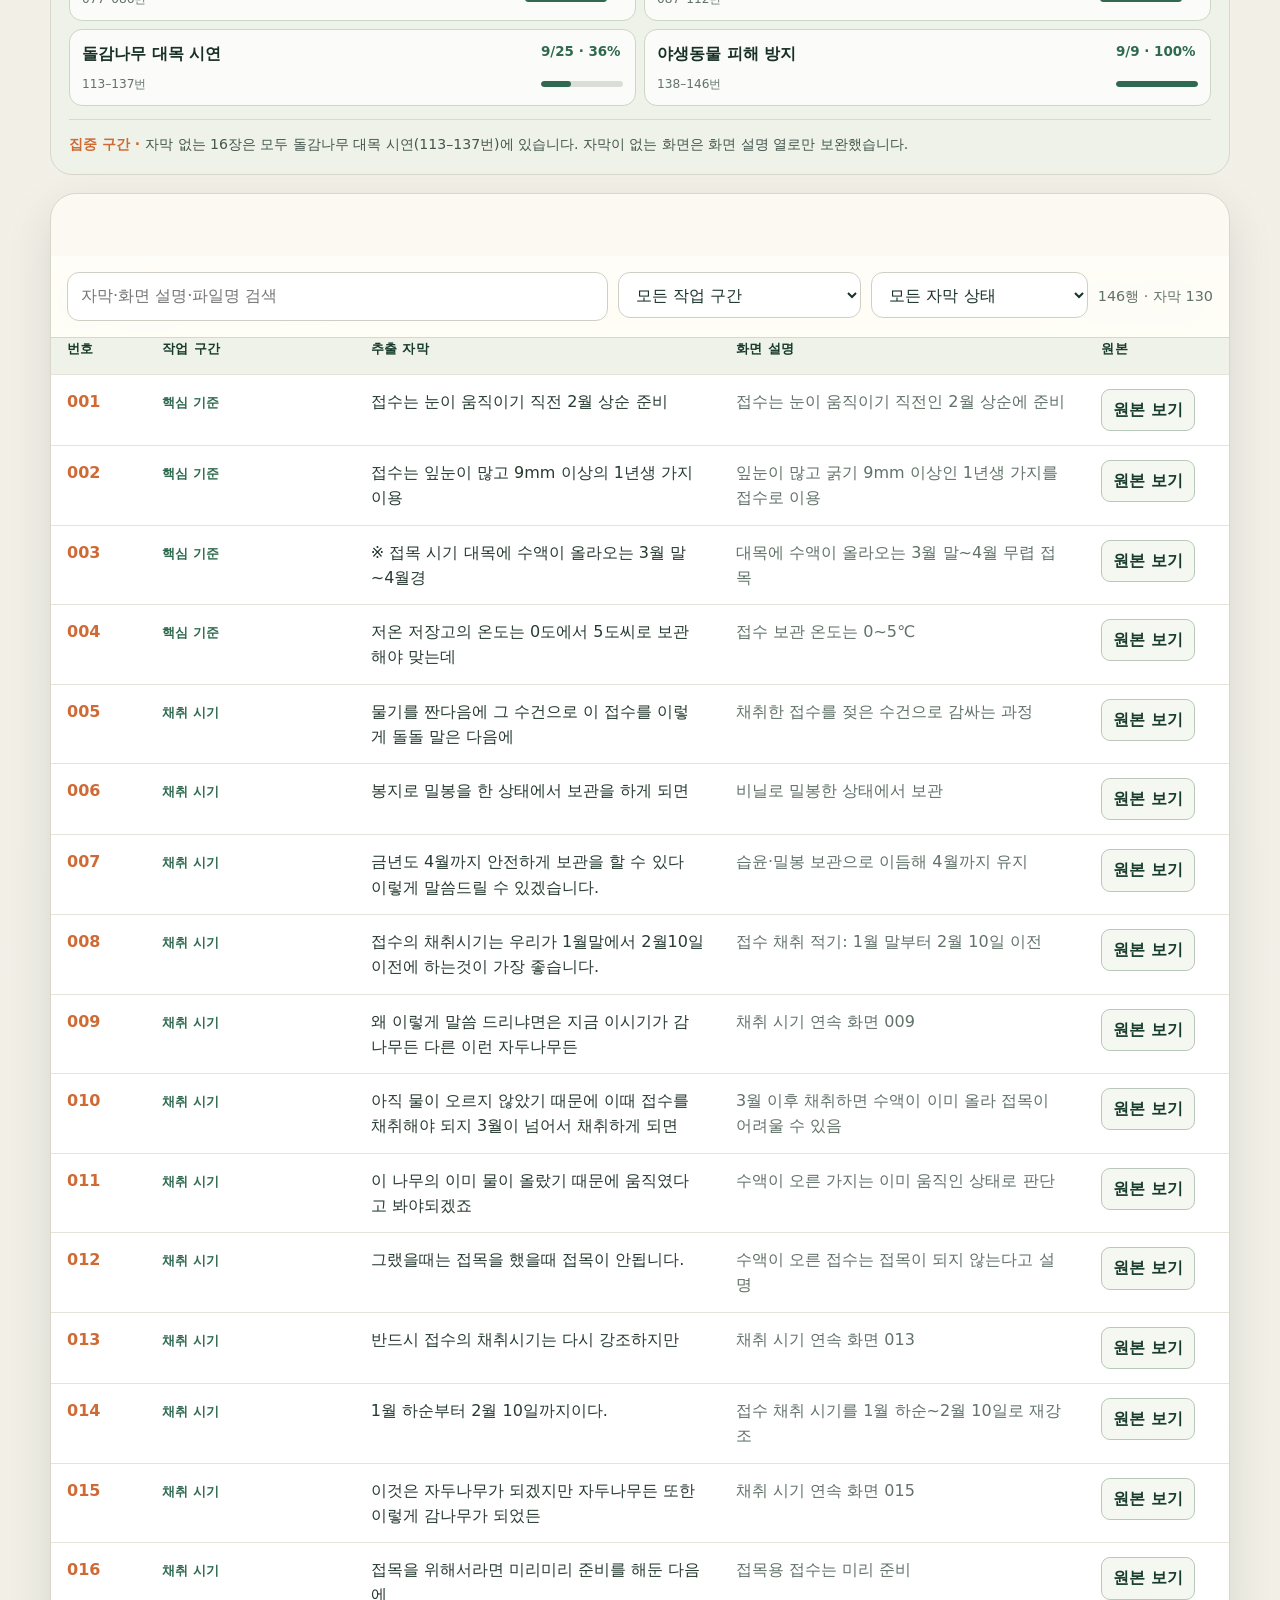
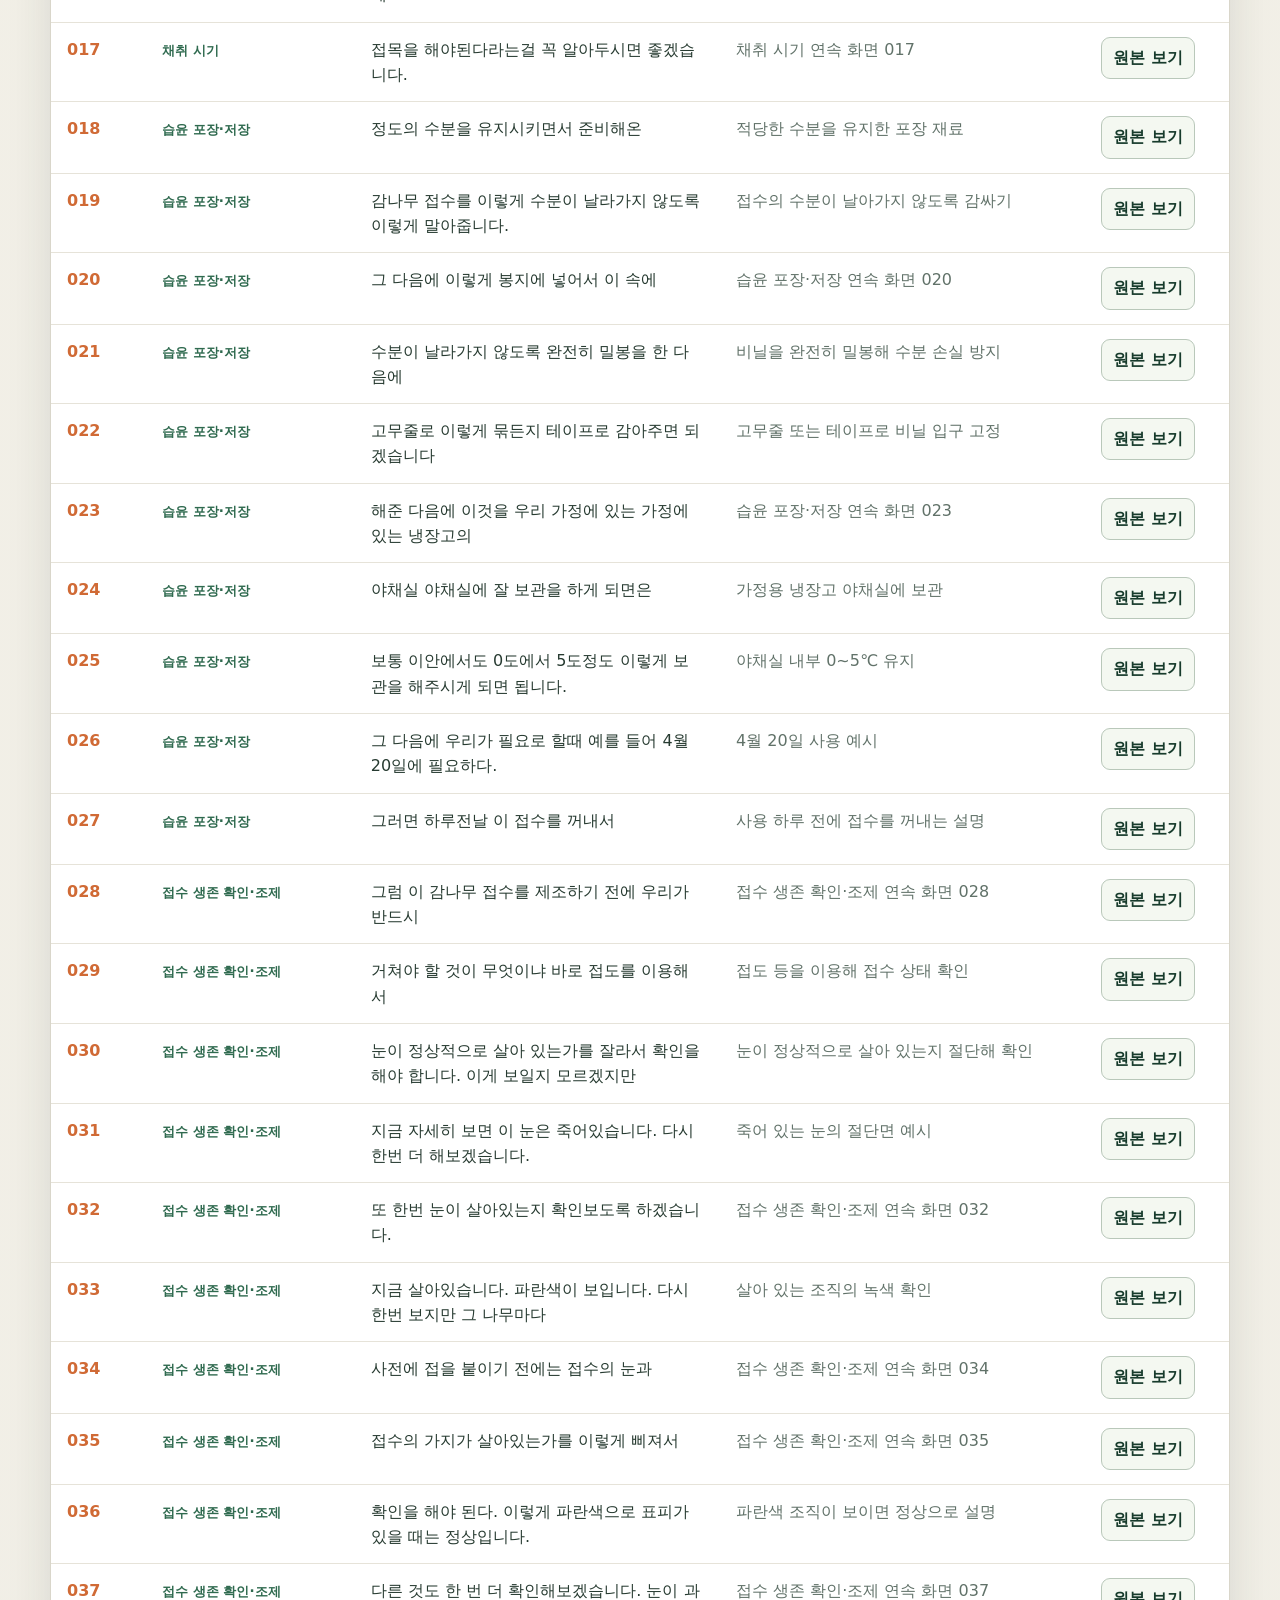
<file: records/20261015-persimmon-grafting-guide/index.html>
<!-- SOFTM-GRAFT-ARCHIVE START: 감나무 접수·접목 146장 통합 갤러리와 원본 뷰어 구현 (2026-10-15) -->
<!doctype html>
<html lang="ko">
<head>
  <meta charset="utf-8">
  <meta name="viewport" content="width=device-width, initial-scale=1">
  <meta name="description" content="감나무 접수 채취·저온 보관·조제·접목 과정을 원본 화면 146장으로 정리한 아카이브">
  <meta name="theme-color" content="#173b2c">
  <title>2026-10-15 감나무 접수·접목 방법</title>
  <style>
    :root {
      color-scheme: light;
      --ink: #183028;
      --muted: #617269;
      --paper: #f5f2e9;
      --surface: #fffdf7;
      --surface-strong: #ffffff;
      --line: #d9d6ca;
      --green: #173b2c;
      --green-2: #2f6a4f;
      --leaf: #8aaa65;
      --orange: #d06a35;
      --shadow: 0 18px 45px rgba(33, 52, 42, .12);
      --radius: 22px;
    }

    * { box-sizing: border-box; }
    html { scroll-behavior: smooth; }
    body {
      margin: 0;
      color: var(--ink);
      background:
        radial-gradient(circle at 10% 0, rgba(138, 170, 101, .16), transparent 28rem),
        linear-gradient(180deg, #fbfaf5 0, var(--paper) 32rem, #efede5 100%);
      font-family: Pretendard, "Noto Sans KR", "Apple SD Gothic Neo", system-ui, sans-serif;
      line-height: 1.65;
    }

    a { color: inherit; }
    button, input, select { font: inherit; }
    button, a { -webkit-tap-highlight-color: transparent; }
    .skip-link { position: fixed; left: 12px; top: -60px; z-index: 1000; padding: 10px 14px; background: #fff; border-radius: 10px; }
    .skip-link:focus { top: 12px; }
    .wrap { width: min(1180px, calc(100% - 36px)); margin-inline: auto; }

    .site-nav {
      position: sticky;
      top: 0;
      z-index: 30;
      border-bottom: 1px solid rgba(217, 214, 202, .82);
      background: rgba(251, 250, 245, .88);
      backdrop-filter: blur(18px);
    }
    .site-nav .wrap { display: flex; min-height: 62px; align-items: center; justify-content: space-between; gap: 18px; }
    .brand { font-weight: 850; letter-spacing: -.02em; text-decoration: none; }
    .nav-links { display: flex; gap: 8px; flex-wrap: wrap; }
    .nav-links a { padding: 8px 11px; border-radius: 999px; color: var(--muted); text-decoration: none; font-size: .9rem; }
    .nav-links a:hover, .nav-links a:focus-visible { background: #e7eadf; color: var(--green); }

    .hero { padding: 76px 0 40px; }
    .eyebrow { margin: 0 0 14px; color: var(--orange); font-weight: 850; font-size: .82rem; letter-spacing: .14em; }
    h1 { max-width: 900px; margin: 0; font-size: clamp(2.25rem, 6vw, 5.6rem); line-height: 1.02; letter-spacing: -.065em; text-wrap: balance; }
    .lead { max-width: 780px; margin: 24px 0 0; color: var(--muted); font-size: clamp(1.05rem, 2.2vw, 1.3rem); }
    .hero-meta { display: flex; flex-wrap: wrap; gap: 9px; margin-top: 28px; }
    .badge { display: inline-flex; align-items: center; gap: 7px; padding: 9px 13px; border: 1px solid var(--line); border-radius: 999px; background: rgba(255,255,255,.68); color: #43564d; font-size: .9rem; }
    .badge strong { color: var(--green); }
    .badge.source-link { border-color: #b7c9ba; color: var(--green); text-decoration: none; }
    .badge.source-link:hover, .badge.source-link:focus-visible { border-color: var(--green-2); background: #eef5eb; }

    .section { padding: 42px 0; }
    .section-head { display: flex; align-items: end; justify-content: space-between; gap: 20px; margin-bottom: 22px; }
    .section-head h2 { margin: 0; font-size: clamp(1.65rem, 4vw, 2.6rem); letter-spacing: -.04em; }
    .section-head p { max-width: 620px; margin: 0; color: var(--muted); }

    .summary-grid { display: grid; grid-template-columns: repeat(4, 1fr); gap: 14px; }
    .summary-card { min-height: 190px; padding: 23px; border: 1px solid var(--line); border-radius: var(--radius); background: var(--surface); box-shadow: 0 8px 24px rgba(33,52,42,.06); }
    .summary-card .number { display: grid; width: 34px; height: 34px; place-items: center; border-radius: 50%; background: var(--green); color: #fff; font-weight: 800; }
    .summary-card h3 { margin: 22px 0 8px; font-size: 1.1rem; }
    .summary-card p { margin: 0; color: var(--muted); font-size: .94rem; }

    .process { position: relative; display: grid; gap: 0; border: 1px solid var(--line); border-radius: var(--radius); overflow: hidden; background: var(--surface); }
    .process-row { display: grid; grid-template-columns: 140px 1fr 1.25fr; gap: 20px; align-items: start; padding: 22px 24px; border-bottom: 1px solid var(--line); }
    .process-row:last-child { border-bottom: 0; }
    .process-row strong { color: var(--green-2); }
    .process-row span { color: var(--muted); }

    .notice { display: grid; grid-template-columns: auto 1fr; gap: 14px; padding: 20px 22px; border: 1px solid #e1c6a9; border-radius: 18px; background: #fff6e9; color: #714622; }
    .notice b { font-size: 1.25rem; }
    .notice p { margin: 0; }

    .tools { display: flex; flex-wrap: wrap; gap: 9px; }
    .tools span { padding: 9px 12px; border: 1px solid #ccd8cb; border-radius: 10px; background: #f4f8f1; }

    /* SOFTM-GRAFT-DUAL-VIEW START: 기존 이미지 갤러리를 유지하고 자막 표·구간 인사이트를 독립 영역으로 구성 (2026-10-18) */
    .gallery-shell { border: 1px solid var(--line); border-radius: 26px; background: rgba(255,253,247,.78); box-shadow: var(--shadow); overflow: hidden; }
    .gallery-toolbar, .caption-toolbar { position: sticky; top: 62px; z-index: 20; display: grid; gap: 10px; padding: 16px; border-bottom: 1px solid var(--line); background: rgba(255,253,247,.94); backdrop-filter: blur(16px); }
    .gallery-toolbar { grid-template-columns: minmax(280px, 1fr) minmax(190px, .45fr) auto; }
    .caption-toolbar { grid-template-columns: minmax(280px, 1fr) minmax(190px, .45fr) minmax(170px, .4fr) auto; }
    .field { width: 100%; min-height: 46px; padding: 10px 13px; border: 1px solid #cfcfc4; border-radius: 12px; background: #fff; color: var(--ink); }
    .field:focus { outline: 3px solid rgba(47,106,79,.18); border-color: var(--green-2); }
    .result-count { align-self: center; white-space: nowrap; color: var(--muted); font-size: .9rem; }
    .caption-status-bar { display: flex; align-items: center; justify-content: space-between; gap: 16px; padding: 12px 16px; border-bottom: 1px solid var(--line); background: #f3f6ef; color: #43564d; font-size: .9rem; }
    .caption-status-bar strong { color: var(--green); }
    .csv-link { flex: 0 0 auto; color: var(--green-2); font-weight: 800; text-decoration: none; }
    .csv-link:hover, .csv-link:focus-visible { text-decoration: underline; }
    .insight-grid { display: grid; grid-template-columns: repeat(4, minmax(0, 1fr)); gap: 12px; margin-bottom: 14px; }
    .insight-card { padding: 18px 20px; border: 1px solid var(--line); border-radius: 18px; background: var(--surface); }
    .insight-card strong { display: block; color: var(--green); font-size: clamp(1.65rem, 3vw, 2.35rem); line-height: 1.05; letter-spacing: -.04em; }
    .insight-card span { display: block; margin-top: 7px; color: var(--muted); font-size: .88rem; }
    .coverage-panel { margin-bottom: 18px; padding: 18px; border: 1px solid var(--line); border-radius: 22px; background: #eef2e9; }
    .coverage-heading { display: flex; align-items: end; justify-content: space-between; gap: 18px; margin-bottom: 13px; }
    .coverage-heading h3 { margin: 0; color: var(--green); font-size: 1.05rem; }
    .coverage-heading p { margin: 0; color: var(--muted); font-size: .86rem; }
    .coverage-list { display: grid; grid-template-columns: repeat(2, minmax(0, 1fr)); gap: 8px; }
    .coverage-card { display: grid; grid-template-columns: minmax(0, 1fr) auto; gap: 7px 12px; width: 100%; padding: 11px 12px; border: 1px solid #cbd6c7; border-radius: 13px; background: rgba(255,255,255,.78); color: var(--ink); text-align: left; cursor: pointer; }
    .coverage-card:hover, .coverage-card:focus-visible, .coverage-card[aria-pressed="true"] { border-color: var(--green-2); background: #fff; outline: none; box-shadow: 0 0 0 3px rgba(47,106,79,.12); }
    .coverage-name { overflow: hidden; font-weight: 800; text-overflow: ellipsis; white-space: nowrap; }
    .coverage-count { color: var(--green-2); font-size: .84rem; font-weight: 850; white-space: nowrap; }
    .coverage-range { grid-column: 1; color: var(--muted); font-size: .76rem; }
    .coverage-track { grid-column: 2; align-self: center; width: 82px; height: 6px; overflow: hidden; border-radius: 99px; background: #d9dfd5; }
    .coverage-track span { display: block; width: var(--coverage); height: 100%; border-radius: inherit; background: var(--green-2); }
    .insight-note { margin: 13px 0 0; padding-top: 13px; border-top: 1px solid #d3dbd0; color: #43564d; font-size: .88rem; }
    .insight-note strong { color: var(--orange); }
    .caption-table-panel { max-width: 100%; overflow-x: auto; background: #fff; }
    .caption-table { width: 100%; min-width: 1040px; border-collapse: collapse; table-layout: fixed; }
    .caption-table th, .caption-table td { padding: 14px 16px; border-bottom: 1px solid #e6e3d9; text-align: left; vertical-align: top; }
    .caption-table th { position: sticky; top: 0; z-index: 2; background: #eef2e9; color: var(--green); font-size: .8rem; letter-spacing: .03em; }
    .caption-table th:nth-child(1) { width: 82px; }
    .caption-table th:nth-child(2) { width: 180px; }
    .caption-table th:nth-child(3) { width: 31%; }
    .caption-table th:nth-child(4) { width: 31%; }
    .caption-table th:nth-child(5) { width: 124px; }
    .caption-table tbody tr:hover { background: #fbfaf4; }
    .caption-sequence { font-weight: 900; font-variant-numeric: tabular-nums; color: var(--orange); }
    .caption-group { color: var(--green-2); font-size: .84rem; font-weight: 750; }
    .subtitle-text { display: block; color: #273b31; line-height: 1.58; }
    .subtitle-empty { color: #8a7664; font-weight: 800; }
    .visual-note { display: block; color: var(--muted); line-height: 1.58; }
    .row-open { min-height: 36px; padding: 7px 11px; border: 1px solid #b9c8ba; border-radius: 9px; background: #f4f8f1; color: var(--green); font-weight: 800; white-space: nowrap; cursor: pointer; }
    .row-open:hover, .row-open:focus-visible { border-color: var(--green-2); background: var(--green); color: #fff; outline: none; }
    .caption-table-empty { padding: 56px 20px !important; text-align: center !important; color: var(--muted); }
    .gallery { display: grid; grid-template-columns: repeat(4, minmax(0, 1fr)); gap: 1px; background: var(--line); }
    .gallery-card { position: relative; min-width: 0; border: 0; padding: 0; background: var(--surface-strong); text-align: left; cursor: pointer; }
    .gallery-card:hover .thumb img, .gallery-card:focus-visible .thumb img { transform: scale(1.035); }
    .gallery-card:focus-visible { outline: 4px solid var(--orange); outline-offset: -4px; z-index: 2; }
    .thumb { position: relative; display: block; aspect-ratio: 16 / 9; overflow: hidden; background: #dfe5dc; }
    .thumb img { width: 100%; height: 100%; object-fit: cover; display: block; transition: transform .24s ease; }
    .sequence { position: absolute; left: 10px; top: 10px; padding: 5px 8px; border-radius: 8px; color: #fff; background: rgba(15,37,28,.82); font-size: .75rem; font-weight: 850; }
    .card-copy { display: block; padding: 13px 14px 15px; }
    .card-group { color: var(--orange); font-size: .73rem; font-weight: 800; }
    .card-caption { display: -webkit-box; min-height: 2.9em; margin-top: 5px; overflow: hidden; -webkit-line-clamp: 2; -webkit-box-orient: vertical; color: #31443a; font-size: .88rem; line-height: 1.45; }
    .empty { grid-column: 1 / -1; padding: 56px 20px; background: #fff; text-align: center; color: var(--muted); }
    #gallery, #captions { scroll-margin-top: 86px; }
    /* SOFTM-GRAFT-DUAL-VIEW END: 기존 이미지 갤러리를 유지하고 자막 표·구간 인사이트를 독립 영역으로 구성 (2026-10-18) */

    .downloads { display: grid; grid-template-columns: repeat(auto-fit, minmax(180px, 1fr)); gap: 10px; } /* SOFTM-GRAFT-CAPTION-DOWNLOAD: 자막 CSV 카드를 포함한 자동 반응형 열 구성 (2026-10-18) */
    .download-card { min-height: 126px; padding: 18px; border: 1px solid var(--line); border-radius: 16px; background: var(--surface); text-decoration: none; }
    .download-card:hover, .download-card:focus-visible { border-color: var(--green-2); transform: translateY(-2px); }
    .download-card strong { display: block; margin-bottom: 6px; }
    .download-card span { color: var(--muted); font-size: .86rem; }

    dialog { width: min(1180px, calc(100% - 24px)); max-width: none; height: min(900px, calc(100dvh - 24px)); max-height: none; padding: 0; border: 0; border-radius: 24px; overflow: hidden; background: #0b110e; color: #fff; box-shadow: 0 30px 90px rgba(0,0,0,.5); }
    dialog::backdrop { background: rgba(4,10,7,.83); backdrop-filter: blur(6px); }
    .viewer { display: grid; grid-template-rows: auto minmax(0,1fr) auto; height: 100%; }
    .viewer-top, .viewer-bottom { display: flex; align-items: center; gap: 10px; padding: 12px 14px; background: #121b16; }
    .viewer-top { justify-content: space-between; border-bottom: 1px solid #26322b; }
    .viewer-bottom { justify-content: space-between; border-top: 1px solid #26322b; }
    .viewer-title { min-width: 0; }
    .viewer-title strong, .viewer-title span { display: block; overflow: hidden; text-overflow: ellipsis; white-space: nowrap; }
    .viewer-title span { color: #aebbb3; font-size: .82rem; }
    .viewer-actions { display: flex; align-items: center; gap: 7px; flex-wrap: wrap; justify-content: flex-end; }
    .icon-btn, .viewer-link { min-height: 40px; padding: 8px 12px; border: 1px solid #3d4b43; border-radius: 10px; background: #1b2821; color: #fff; text-decoration: none; cursor: pointer; }
    .icon-btn:hover, .icon-btn:focus-visible, .viewer-link:hover, .viewer-link:focus-visible { background: #2f6a4f; outline: none; }
    .viewer-stage { position: relative; display: grid; min-height: 0; place-items: center; overflow: auto; background: #070b09; touch-action: pan-y; }
    .viewer-stage img { display: block; max-width: 100%; max-height: 100%; object-fit: contain; transform-origin: center; transition: transform .16s ease; }
    .viewer-nav { position: absolute; top: 50%; transform: translateY(-50%); display: grid; width: 48px; height: 58px; place-items: center; border: 1px solid rgba(255,255,255,.2); border-radius: 12px; background: rgba(11,17,14,.72); color: #fff; font-size: 1.5rem; cursor: pointer; }
    .viewer-nav.prev { left: 12px; }
    .viewer-nav.next { right: 12px; }
    .viewer-counter { white-space: nowrap; font-variant-numeric: tabular-nums; }
    .viewer-caption { min-width: 0; color: #c7d0ca; line-height: 1.4; } /* SOFTM-GRAFT-CAPTION-VIEWER: 긴 추출 자막 전체 줄바꿈 표시 (2026-10-18) */
    .close { font-size: 1.15rem; }

    footer { padding: 34px 0 54px; color: var(--muted); font-size: .88rem; }
    footer .wrap { padding-top: 22px; border-top: 1px solid var(--line); }

    @media (max-width: 920px) {
      .summary-grid { grid-template-columns: repeat(2, 1fr); }
      .gallery { grid-template-columns: repeat(3, minmax(0, 1fr)); }
      .downloads { grid-template-columns: repeat(3, 1fr); }
      .process-row { grid-template-columns: 110px 1fr; }
      .process-row span { grid-column: 2; }
    }
    @media (max-width: 680px) {
      .wrap { width: min(100% - 24px, 1180px); }
      .site-nav .wrap { min-height: 56px; }
      .nav-links a:not(:last-child) { display: none; }
      .hero { padding-top: 50px; }
      h1 { font-size: clamp(2.15rem, 13vw, 3.8rem); }
      .section { padding: 32px 0; }
      .section-head { display: block; }
      .section-head p { margin-top: 8px; }
      .summary-grid { grid-template-columns: 1fr; }
      .summary-card { min-height: 0; }
      .process-row { grid-template-columns: 1fr; gap: 5px; }
      .process-row span { grid-column: auto; }
      .gallery-shell { margin-inline: -12px; border-radius: 18px; }
      .gallery-toolbar, .caption-toolbar { top: 56px; grid-template-columns: 1fr; }
      /* SOFTM-GRAFT-DUAL-MOBILE START: 모바일에서 갤러리·인사이트·자막 표를 순차 탐색하도록 배치 (2026-10-18) */
      .caption-status-bar { align-items: flex-start; }
      .insight-grid { grid-template-columns: 1fr 1fr; }
      .coverage-heading { display: block; }
      .coverage-heading p { margin-top: 4px; }
      .coverage-list { grid-template-columns: 1fr; }
      /* SOFTM-GRAFT-DUAL-MOBILE END: 모바일에서 갤러리·인사이트·자막 표를 순차 탐색하도록 배치 (2026-10-18) */
      .result-count { justify-self: end; }
      .gallery { grid-template-columns: repeat(2, minmax(0, 1fr)); }
      .card-copy { padding: 10px; }
      .downloads { grid-template-columns: 1fr 1fr; }
      dialog { width: 100%; height: 100dvh; border-radius: 0; }
      .viewer-top { align-items: flex-start; }
      .viewer-actions .zoom-label { display: none; }
      .viewer-bottom { display: grid; grid-template-columns: auto 1fr; }
      .viewer-caption { grid-column: 1 / -1; grid-row: 1; }
      .viewer-actions { grid-column: 2; }
      .viewer-nav { top: auto; bottom: 78px; transform: none; }
    }
    @media (prefers-reduced-motion: reduce) {
      html { scroll-behavior: auto; }
      *, *::before, *::after { transition: none !important; }
    }
  </style>
</head>
<body>
  <a class="skip-link" href="#main">본문으로 바로가기</a>
  <nav class="site-nav" aria-label="문서 탐색">
    <div class="wrap">
      <a class="brand" href="#top">감나무 접목 기록</a>
      <div class="nav-links">
        <!-- SOFTM-GRAFT-DUAL-NAV START: 원본 이미지와 자막 표를 각각 바로 찾도록 탐색 링크 분리 (2026-10-18) -->
        <a href="#summary">핵심 정리</a>
        <a href="#process">작업 순서</a>
        <a href="#gallery">원본 이미지</a>
        <a href="#captions">자막 표</a>
        <!-- SOFTM-GRAFT-DUAL-NAV END: 원본 이미지와 자막 표를 각각 바로 찾도록 탐색 링크 분리 (2026-10-18) -->
      </div>
    </div>
  </nav>

  <main id="main">
    <header class="hero" id="top">
      <div class="wrap">
        <p class="eyebrow">PERSIMMON GRAFTING · SOURCE ARCHIVE</p>
        <h1>2026-10-15 감나무 접수·접목 방법</h1>
        <p class="lead">눈이 움직이기 전 접수를 채취해 0~5℃로 보관하고, 살아 있는 눈을 확인해 조제한 뒤 대목에 맞춰 결속·밀봉하는 전 과정을 146장의 원본 화면으로 정리했습니다.</p>
        <div class="hero-meta" aria-label="아카이브 정보">
          <!-- SOFTM-GRAFT-CAPTION-COUNT START: 자막 추출·미검출 수량 표시 (2026-10-18) -->
          <span class="badge"><strong>146</strong> 원본 PNG</span>
          <span class="badge"><strong>130</strong> 자막 화면</span>
          <span class="badge"><strong>16</strong> 자막 없음</span>
          <span class="badge"><strong>0</strong> 동일 해시 중복</span>
          <span class="badge"><strong>10</strong> 작업 구간</span>
          <span class="badge"><strong>공개</strong> 아카이브</span>
          <!-- SOFTM-GRAFT-CAPTION-COUNT END: 자막 추출·미검출 수량 표시 (2026-10-18) -->
          <a class="badge source-link" href="https://www.youtube.com/watch?v=0GeX_SlVFo8&amp;t=1s" target="_blank" rel="noopener noreferrer"><strong>출처</strong> 영동군농업기술센터 · 정말 쉽다 감나무 접목 ↗</a>
        </div>
      </div>
    </header>

    <section class="section" id="summary">
      <div class="wrap">
        <div class="section-head">
          <h2>네 가지 기준</h2>
          <p>선별한 핵심 화면과 상세 자막에서 반복 확인되는 기준입니다.</p>
        </div>
        <div class="summary-grid">
          <article class="summary-card"><span class="number">1</span><h3>채취 시기</h3><p>눈이 움직이기 전, 상세 설명 기준 1월 하순부터 2월 10일 무렵까지 준비합니다.</p></article>
          <article class="summary-card"><span class="number">2</span><h3>접수 선택</h3><p>잎눈이 많고 굵기 9mm 이상인 1년생 가지를 고르고 내부 녹색 조직을 확인합니다.</p></article>
          <article class="summary-card"><span class="number">3</span><h3>저온 보관</h3><p>습윤 재료로 감싸 비닐에 완전히 밀봉한 뒤 냉장고 야채실 등 0~5℃에 둡니다.</p></article>
          <article class="summary-card"><span class="number">4</span><h3>접목 시기</h3><p>대목에 수액이 오르는 3월 말~4월 무렵, 봄비나 충분한 관수 뒤 작업하는 흐름입니다.</p></article>
        </div>
      </div>
    </section>

    <section class="section" id="process">
      <div class="wrap">
        <div class="section-head">
          <h2>작업 순서</h2>
          <p>화면의 설명 순서를 실제 작업 단위로 재배열했습니다.</p>
        </div>
        <div class="process" role="list">
          <div class="process-row" role="listitem"><strong>01 · 채취</strong><b>1월 하순~2월 10일</b><span>수액이 오르기 전의 1년생 가지에서 잎눈과 굵기를 확인합니다.</span></div>
          <div class="process-row" role="listitem"><strong>02 · 포장</strong><b>수분 유지 + 완전 밀봉</b><span>젖은 수건·신문지로 감싸고 비닐 입구를 고무줄이나 테이프로 닫습니다.</span></div>
          <div class="process-row" role="listitem"><strong>03 · 저장</strong><b>0~5℃</b><span>가정용 냉장고 야채실처럼 낮은 온도를 유지하는 곳에 보관합니다.</span></div>
          <div class="process-row" role="listitem"><strong>04 · 조제</strong><b>대체로 5~7cm</b><span>살아 있는 눈을 확인하고 눈 위 약 0.5cm, 아래쪽은 길고 평평하게 자릅니다.</span></div>
          <div class="process-row" role="listitem"><strong>05 · 대목</strong><b>절단면을 반듯하게</b><span>전정가위·톱으로 자른 뒤 예리한 칼로 윗면을 매끈하게 다듬습니다.</span></div>
          <div class="process-row" role="listitem"><strong>06 · 결속</strong><b>한쪽 면 정렬</b><span>접수와 대목의 한쪽 면을 맞추고 접목테이프로 움직이지 않게 감습니다.</span></div>
          <div class="process-row" role="listitem"><strong>07 · 밀봉</strong><b>마지막에 도포</b><span>결속을 끝낸 다음 노출된 절단면을 도포제로 막아 수분 증발을 줄입니다.</span></div>
          <div class="process-row" role="listitem"><strong>08 · 보호</strong><b>주변에 가지 설치</b><span>고라니 등 야생동물이 접목부를 치지 않도록 마른 가지를 꽂아 우회시킵니다.</span></div>
        </div>
        <div class="notice" style="margin-top:16px"><b>!</b><p>칼·톱·가열 도포제는 절단·화상·화재 위험이 있습니다. 이 페이지는 제공된 화면 자료의 기록이며, 실제 작업 시 지역 기후·나무 상태·제품 표시사항과 전문가 지침을 함께 확인해야 합니다.</p></div>
      </div>
    </section>

    <section class="section">
      <div class="wrap">
        <div class="section-head"><h2>확인된 도구</h2><p>화면에 직접 등장하거나 자막에서 설명한 도구만 적었습니다.</p></div>
        <div class="tools"><span>접목테이프</span><span>전정가위</span><span>접목용 칼</span><span>접이식 톱</span><span>젖은 수건·신문지</span><span>밀봉 비닐</span><span>파라핀 도포제</span><span>톱신페스트</span></div>
      </div>
    </section>

    <!-- SOFTM-GRAFT-IMAGE-GALLERY START: 기존 146장 이미지 갤러리와 원본 뷰어를 상시 표시 (2026-10-18) -->
    <section class="section" id="gallery-section">
      <div class="wrap">
        <div class="section-head" id="gallery"><h2>원본 이미지 146장</h2><p>기존 이미지 뷰를 그대로 유지했습니다. 썸네일을 누르면 원본·자막·이전/다음·확대 기능을 한 화면에서 볼 수 있습니다.</p></div>
        <div class="gallery-shell">
          <div class="gallery-toolbar">
            <label><span hidden>이미지 검색어</span><input class="field" id="image-search" type="search" placeholder="이미지·자막·파일명 검색" autocomplete="off"></label>
            <label><span hidden>이미지 작업 구간</span><select class="field" id="image-group-filter"><option value="all">모든 작업 구간</option></select></label>
            <output class="result-count" id="image-result-count" aria-live="polite">146장</output>
          </div>
          <div class="gallery" id="gallery-grid" aria-live="polite"></div>
        </div>
      </div>
    </section>
    <!-- SOFTM-GRAFT-IMAGE-GALLERY END: 기존 146장 이미지 갤러리와 원본 뷰어를 상시 표시 (2026-10-18) -->

    <!-- SOFTM-GRAFT-CAPTION-INSIGHT START: 자막 현황·구간별 커버리지·독립 검색 표 제공 (2026-10-18) -->
    <section class="section" id="captions">
      <div class="wrap">
        <div class="section-head"><h2>자막 목록과 작업 흐름</h2><p>이미지 뷰와 별도로 자막을 빠르게 찾고 비교할 수 있습니다. 추출 자막과 화면 설명은 혼동하지 않도록 열을 분리했습니다.</p></div>
        <div class="insight-grid" aria-label="자막 현황 요약">
          <article class="insight-card"><strong id="insight-total">146</strong><span>전체 원본 화면</span></article>
          <article class="insight-card"><strong id="insight-with-caption">130</strong><span>자막 있음 · 89%</span></article>
          <article class="insight-card"><strong id="insight-without-caption">16</strong><span>자막 없음 · 11%</span></article>
          <article class="insight-card"><strong id="insight-groups">10</strong><span>작업 흐름 구간</span></article>
        </div>
        <div class="coverage-panel">
          <div class="coverage-heading"><h3>구간별 자막 커버리지</h3><p>구간을 누르면 아래 표가 해당 작업으로 좁혀집니다.</p></div>
          <div class="coverage-list" id="coverage-list"></div>
          <p class="insight-note" id="caption-insight-note"><strong>집중 구간</strong> 자막 없는 화면은 돌감나무 대목 시연 구간에 모여 있으며, 화면 설명 열로만 보완했습니다.</p>
        </div>
        <div class="gallery-shell">
          <div class="caption-toolbar">
            <label><span hidden>자막 검색어</span><input class="field" id="caption-search" type="search" placeholder="자막·화면 설명·파일명 검색" autocomplete="off"></label>
            <label><span hidden>자막 작업 구간</span><select class="field" id="caption-group-filter"><option value="all">모든 작업 구간</option></select></label>
            <label><span hidden>자막 상태</span><select class="field" id="caption-filter"><option value="all">모든 자막 상태</option><option value="with">자막 있음</option><option value="without">자막 없음</option></select></label>
            <output class="result-count" id="caption-result-count" aria-live="polite">146행 · 자막 130</output>
          </div>
          <div class="caption-status-bar"><span><strong>OCR + 원본 대조</strong> · 자막과 화면 설명을 별도 관리</span><a class="csv-link" href="captions.csv" download>자막 CSV 다운로드 ↓</a></div>
          <div class="caption-table-panel" id="caption-table-panel">
            <table class="caption-table">
              <caption hidden>감나무 접수·접목 이미지 146장의 추출 자막과 화면 설명 목록</caption>
              <thead><tr><th scope="col">번호</th><th scope="col">작업 구간</th><th scope="col">추출 자막</th><th scope="col">화면 설명</th><th scope="col">원본</th></tr></thead>
              <tbody id="caption-table-body"></tbody>
            </table>
          </div>
        </div>
      </div>
    </section>
    <!-- SOFTM-GRAFT-CAPTION-INSIGHT END: 자막 현황·구간별 커버리지·독립 검색 표 제공 (2026-10-18) -->

    <section class="section" id="downloads">
      <div class="wrap">
        <div class="section-head"><h2>문서와 검증 자료</h2><p>원본별 SHA-256과 생성물 구분은 매니페스트에서 확인할 수 있습니다.</p></div>
        <div class="downloads">
          <!-- SOFTM-GRAFT-CAPTION-DOWNLOAD START: 교정 자막 CSV 다운로드 추가 (2026-10-18) -->
          <a class="download-card" href="captions.csv" download><strong>자막 CSV</strong><span>146장 번호·작업 구간·자막 여부·교정 자막</span></a>
          <!-- SOFTM-GRAFT-CAPTION-DOWNLOAD END: 교정 자막 CSV 다운로드 추가 (2026-10-18) -->
          <a class="download-card" href="20261015_감나무_접수_접목방법.md"><strong>상세 Markdown</strong><span>자막과 시연을 작업 순서로 재구성한 본문</span></a>
          <a class="download-card" href="README.md"><strong>README</strong><span>아카이브 개요와 빠른 링크</span></a>
          <a class="download-card" href="source-inventory.csv"><strong>원본 목록</strong><span>146장 파일명·크기·해시·화면 크기</span></a>
          <a class="download-card" href="archive-manifest.json"><strong>Manifest</strong><span>원본과 생성물의 전체 무결성 정보</span></a>
          <a class="download-card" href="verification-report.md"><strong>검증 보고서</strong><span>ZIP·HTML·이미지·경로 점검 결과</span></a>
        </div>
      </div>
    </section>
  </main>

  <dialog id="viewer" aria-label="원본 이미지 뷰어">
    <div class="viewer">
      <div class="viewer-top">
        <div class="viewer-title"><strong id="viewer-name">원본</strong><span id="viewer-group"></span></div>
        <div class="viewer-actions">
          <button class="icon-btn zoom-label" id="zoom-out" type="button" aria-label="축소">−</button>
          <button class="icon-btn zoom-label" id="zoom-fit" type="button">맞춤</button>
          <button class="icon-btn zoom-label" id="zoom-in" type="button" aria-label="확대">＋</button>
          <a class="viewer-link" id="open-original" href="#" target="_blank" rel="noopener">원본 열기</a>
          <a class="viewer-link" id="download-original" href="#" download>다운로드</a>
          <button class="icon-btn close" id="close-viewer" type="button" aria-label="뷰어 닫기">✕</button>
        </div>
      </div>
      <div class="viewer-stage" id="viewer-stage">
        <button class="viewer-nav prev" id="viewer-prev" type="button" aria-label="이전 이미지">‹</button>
        <div id="viewer-media"></div>
        <button class="viewer-nav next" id="viewer-next" type="button" aria-label="다음 이미지">›</button>
      </div>
      <div class="viewer-bottom"><span class="viewer-counter" id="viewer-counter">1 / 146</span><span class="viewer-caption" id="viewer-caption"></span></div>
    </div>
  </dialog>

  <footer><div class="wrap">출처: 영동군농업기술센터 YouTube 「정말 쉽다 감나무 접목」. 원본 화면 파일은 바이트 그대로 보존했고 웹용 썸네일만 별도 생성했습니다.</div></footer>

  <script src="gallery-data.js"></script>
  <script>
    /* SOFTM-GRAFT-VIEWER START: 이미지 갤러리·독립 자막 표·구간 인사이트·라이트박스 기능 (2026-10-15, 분리 구성 2026-10-18) */
    (() => {
      const items = Array.isArray(window.GRAFT_ARCHIVE_ITEMS) ? window.GRAFT_ARCHIVE_ITEMS : [];
      const grid = document.querySelector('#gallery-grid');
      const tableBody = document.querySelector('#caption-table-body');
      const imageSearch = document.querySelector('#image-search');
      const imageGroupFilter = document.querySelector('#image-group-filter');
      const imageResultCount = document.querySelector('#image-result-count');
      const captionSearch = document.querySelector('#caption-search');
      const captionGroupFilter = document.querySelector('#caption-group-filter');
      const captionFilter = document.querySelector('#caption-filter');
      const captionResultCount = document.querySelector('#caption-result-count');
      const coverageList = document.querySelector('#coverage-list');
      const insightNote = document.querySelector('#caption-insight-note');
      const dialog = document.querySelector('#viewer');
      const media = document.querySelector('#viewer-media');
      const stage = document.querySelector('#viewer-stage');
      const name = document.querySelector('#viewer-name');
      const group = document.querySelector('#viewer-group');
      const caption = document.querySelector('#viewer-caption');
      const counter = document.querySelector('#viewer-counter');
      const openOriginal = document.querySelector('#open-original');
      const downloadOriginal = document.querySelector('#download-original');
      let galleryItems = items.slice();
      let captionItems = items.slice();
      let viewerItems = items.slice();
      let activeIndex = 0;
      let scale = 1;
      let touchStartX = 0;

      /* SOFTM-GRAFT-NFC-PATH START: GitHub Pages에서 한글 원본 파일 경로를 조합형으로 요청 (2026-10-18) */
      const originalAssetPath = value => String(value || '').normalize('NFC');
      /* SOFTM-GRAFT-NFC-PATH END: GitHub Pages에서 한글 원본 파일 경로를 조합형으로 요청 (2026-10-18) */

      const normalize = value => String(value || '').toLocaleLowerCase('ko-KR').normalize('NFC');
      const groups = [...new Set(items.map(item => item.group))];
      const groupStats = groups.map(groupName => {
        const groupItems = items.filter(item => item.group === groupName);
        const withCaption = groupItems.filter(item => item.subtitle).length;
        return {
          name: groupName,
          total: groupItems.length,
          withCaption,
          withoutCaption: groupItems.length - withCaption,
          first: groupItems[0]?.sequence || '',
          last: groupItems.at(-1)?.sequence || ''
        };
      });

      function populateGroupFilter(select) {
        groups.forEach(value => {
          const option = document.createElement('option');
          option.value = value;
          option.textContent = value;
          select.append(option);
        });
      }

      function syncCoverageState() {
        coverageList.querySelectorAll('.coverage-card').forEach(button => {
          button.setAttribute('aria-pressed', String(button.dataset.group === captionGroupFilter.value));
        });
      }

      function renderInsights() {
        const withCaption = items.filter(item => item.subtitle).length;
        const withoutCaption = items.length - withCaption;
        document.querySelector('#insight-total').textContent = String(items.length);
        document.querySelector('#insight-with-caption').textContent = String(withCaption);
        document.querySelector('#insight-without-caption').textContent = String(withoutCaption);
        document.querySelector('#insight-groups').textContent = String(groups.length);

        const fragment = document.createDocumentFragment();
        groupStats.forEach(stat => {
          const button = document.createElement('button');
          const percentage = stat.total ? Math.round(stat.withCaption / stat.total * 100) : 0;
          button.className = 'coverage-card';
          button.type = 'button';
          button.dataset.group = stat.name;
          button.setAttribute('aria-pressed', 'false');
          button.setAttribute('aria-label', `${stat.name}, ${stat.total}장 중 자막 ${stat.withCaption}장. 표 필터 적용`);

          const groupName = document.createElement('span');
          groupName.className = 'coverage-name';
          groupName.textContent = stat.name;
          const count = document.createElement('span');
          count.className = 'coverage-count';
          count.textContent = `${stat.withCaption}/${stat.total} · ${percentage}%`;
          const range = document.createElement('span');
          range.className = 'coverage-range';
          range.textContent = `${stat.first}–${stat.last}번`;
          const track = document.createElement('span');
          track.className = 'coverage-track';
          track.setAttribute('aria-hidden', 'true');
          const fill = document.createElement('span');
          fill.style.setProperty('--coverage', `${percentage}%`);
          track.append(fill);
          button.append(groupName, count, range, track);
          button.addEventListener('click', () => {
            captionGroupFilter.value = captionGroupFilter.value === stat.name ? 'all' : stat.name;
            renderCaptionTable();
            document.querySelector('#caption-table-panel').scrollIntoView({ behavior: 'smooth', block: 'start' });
          });
          fragment.append(button);
        });
        coverageList.replaceChildren(fragment);

        const groupsWithoutCaptions = groupStats.filter(stat => stat.withoutCaption);
        if (groupsWithoutCaptions.length === 1) {
          const stat = groupsWithoutCaptions[0];
          insightNote.replaceChildren();
          const emphasis = document.createElement('strong');
          emphasis.textContent = '집중 구간 · ';
          insightNote.append(emphasis, `자막 없는 ${stat.withoutCaption}장은 모두 ${stat.name}(${stat.first}–${stat.last}번)에 있습니다. 자막이 없는 화면은 화면 설명 열로만 보완했습니다.`);
        }
      }

      function renderTable() {
        tableBody.replaceChildren();
        if (!captionItems.length) {
          const row = document.createElement('tr');
          const empty = document.createElement('td');
          empty.colSpan = 5;
          empty.className = 'caption-table-empty';
          empty.textContent = '조건에 맞는 원본 화면이 없습니다.';
          row.append(empty);
          tableBody.append(row);
          return;
        }

        const fragment = document.createDocumentFragment();
        captionItems.forEach((item, index) => {
          const row = document.createElement('tr');
          const sequenceCell = document.createElement('td');
          const sequence = document.createElement('span');
          sequence.className = 'caption-sequence';
          sequence.textContent = item.sequence;
          sequenceCell.append(sequence);

          const groupCell = document.createElement('td');
          const groupText = document.createElement('span');
          groupText.className = 'caption-group';
          groupText.textContent = item.group;
          groupCell.append(groupText);

          const subtitleCell = document.createElement('td');
          const subtitle = document.createElement('span');
          subtitle.className = item.subtitle ? 'subtitle-text' : 'subtitle-text subtitle-empty';
          subtitle.textContent = item.subtitle || '자막 없음';
          subtitleCell.append(subtitle);

          const visualCell = document.createElement('td');
          const visualNote = document.createElement('span');
          visualNote.className = 'visual-note';
          visualNote.textContent = item.caption;
          visualCell.append(visualNote);

          const actionCell = document.createElement('td');
          const openButton = document.createElement('button');
          openButton.className = 'row-open';
          openButton.type = 'button';
          openButton.textContent = '원본 보기';
          openButton.setAttribute('aria-label', `${item.sequence}번 원본 이미지 보기`);
          openButton.addEventListener('click', () => openViewer(captionItems, index));
          actionCell.append(openButton);

          row.append(sequenceCell, groupCell, subtitleCell, visualCell, actionCell);
          fragment.append(row);
        });
        tableBody.append(fragment);
      }

      function renderCards() {
        grid.replaceChildren();
        if (!galleryItems.length) {
          const empty = document.createElement('p');
          empty.className = 'empty';
          empty.textContent = '조건에 맞는 원본 화면이 없습니다.';
          grid.append(empty);
          return;
        }

        const fragment = document.createDocumentFragment();
        galleryItems.forEach((item, index) => {
          const button = document.createElement('button');
          button.className = 'gallery-card';
          button.type = 'button';
          button.dataset.index = String(index);
          button.setAttribute('aria-label', `${item.sequence}번 원본 확대: ${item.subtitle || item.caption}`);
          const thumb = document.createElement('span');
          thumb.className = 'thumb';
          const img = document.createElement('img');
          img.src = item.thumbnail;
          img.alt = item.caption;
          img.loading = 'lazy';
          img.decoding = 'async';
          const sequence = document.createElement('span');
          sequence.className = 'sequence';
          sequence.textContent = item.sequence;
          thumb.append(img, sequence);
          const copy = document.createElement('span');
          copy.className = 'card-copy';
          const groupText = document.createElement('span');
          groupText.className = 'card-group';
          groupText.textContent = item.group;
          const captionText = document.createElement('span');
          captionText.className = 'card-caption';
          captionText.textContent = item.subtitle || `자막 없음 · ${item.caption}`;
          copy.append(groupText, captionText);
          button.append(thumb, copy);
          button.addEventListener('click', () => openViewer(galleryItems, index));
          fragment.append(button);
        });
        grid.append(fragment);
      }

      function renderGallery() {
        const query = normalize(imageSearch.value.trim());
        const selectedGroup = imageGroupFilter.value;
        galleryItems = items.filter(item => {
          const inGroup = selectedGroup === 'all' || item.group === selectedGroup;
          const haystack = normalize(`${item.file} ${item.caption} ${item.subtitle} ${item.group} ${item.keywords}`);
          return inGroup && (!query || haystack.includes(query));
        });
        imageResultCount.value = `${galleryItems.length}장`;
        imageResultCount.textContent = `${galleryItems.length}장`;
        renderCards();
      }

      function renderCaptionTable() {
        const query = normalize(captionSearch.value.trim());
        const selectedGroup = captionGroupFilter.value;
        const selectedCaptionStatus = captionFilter.value;
        captionItems = items.filter(item => {
          const inGroup = selectedGroup === 'all' || item.group === selectedGroup;
          const matchesCaptionStatus = selectedCaptionStatus === 'all'
            || (selectedCaptionStatus === 'with' && Boolean(item.subtitle))
            || (selectedCaptionStatus === 'without' && !item.subtitle);
          const haystack = normalize(`${item.file} ${item.caption} ${item.subtitle} ${item.group} ${item.keywords}`);
          return inGroup && matchesCaptionStatus && (!query || haystack.includes(query));
        });
        const subtitleCount = captionItems.filter(item => item.subtitle).length;
        captionResultCount.value = `${captionItems.length}행 · 자막 ${subtitleCount}`;
        captionResultCount.textContent = `${captionItems.length}행 · 자막 ${subtitleCount}`;
        renderTable();
        syncCoverageState();
      }

      function updateViewer() {
        const item = viewerItems[activeIndex];
        if (!item) return;
        scale = 1;
        media.replaceChildren();
        const img = new Image();
        img.alt = item.caption;
        const originalPath = originalAssetPath(item.file);
        img.src = originalPath;
        img.decoding = 'async';
        img.style.transform = `scale(${scale})`;
        media.append(img);
        name.textContent = item.file;
        group.textContent = item.subtitle ? `${item.group} · 추출 자막` : `${item.group} · 자막 없음`;
        caption.textContent = item.subtitle || `자막 없음 · 화면 설명: ${item.caption}`;
        counter.textContent = `${activeIndex + 1} / ${viewerItems.length}`;
        openOriginal.href = originalPath;
        downloadOriginal.href = originalPath;
        stage.scrollTo({ top: 0, left: 0 });
      }

      function openViewer(sourceItems, index) {
        viewerItems = sourceItems;
        activeIndex = index;
        updateViewer();
        if (typeof dialog.showModal === 'function') dialog.showModal();
        else dialog.setAttribute('open', '');
      }

      function closeViewer() {
        if (typeof dialog.close === 'function') dialog.close();
        else dialog.removeAttribute('open');
        media.replaceChildren();
      }

      function move(delta) {
        if (!viewerItems.length) return;
        activeIndex = (activeIndex + delta + viewerItems.length) % viewerItems.length;
        updateViewer();
      }

      function zoom(delta) {
        scale = Math.min(4, Math.max(.5, +(scale + delta).toFixed(2)));
        const img = media.querySelector('img');
        if (img) img.style.transform = `scale(${scale})`;
      }

      imageSearch.addEventListener('input', renderGallery);
      imageGroupFilter.addEventListener('change', renderGallery);
      captionSearch.addEventListener('input', renderCaptionTable);
      captionGroupFilter.addEventListener('change', renderCaptionTable);
      captionFilter.addEventListener('change', renderCaptionTable);
      document.querySelector('#viewer-prev').addEventListener('click', () => move(-1));
      document.querySelector('#viewer-next').addEventListener('click', () => move(1));
      document.querySelector('#close-viewer').addEventListener('click', closeViewer);
      document.querySelector('#zoom-in').addEventListener('click', () => zoom(.25));
      document.querySelector('#zoom-out').addEventListener('click', () => zoom(-.25));
      document.querySelector('#zoom-fit').addEventListener('click', () => {
        scale = 1;
        const img = media.querySelector('img');
        if (img) img.style.transform = 'scale(1)';
        stage.scrollTo({ top: 0, left: 0 });
      });
      dialog.addEventListener('click', event => { if (event.target === dialog) closeViewer(); });
      stage.addEventListener('touchstart', event => { touchStartX = event.changedTouches[0].clientX; }, { passive: true });
      stage.addEventListener('touchend', event => {
        const distance = event.changedTouches[0].clientX - touchStartX;
        if (Math.abs(distance) > 55) move(distance > 0 ? -1 : 1);
      }, { passive: true });
      document.addEventListener('keydown', event => {
        if (!dialog.hasAttribute('open')) return;
        if (event.key === 'ArrowLeft') move(-1);
        if (event.key === 'ArrowRight') move(1);
        if (event.key === 'Escape') closeViewer();
        if (event.key === '+' || event.key === '=') zoom(.25);
        if (event.key === '-') zoom(-.25);
      });

      populateGroupFilter(imageGroupFilter);
      populateGroupFilter(captionGroupFilter);
      renderInsights();
      renderGallery();
      renderCaptionTable();
    })();
    /* SOFTM-GRAFT-VIEWER END: 이미지 갤러리·독립 자막 표·구간 인사이트·라이트박스 기능 (2026-10-15, 분리 구성 2026-10-18) */
  </script>
</body>
</html>
<!-- SOFTM-GRAFT-ARCHIVE END: 감나무 접수·접목 146장 통합 갤러리와 원본 뷰어 구현 (2026-10-15) -->
</file>
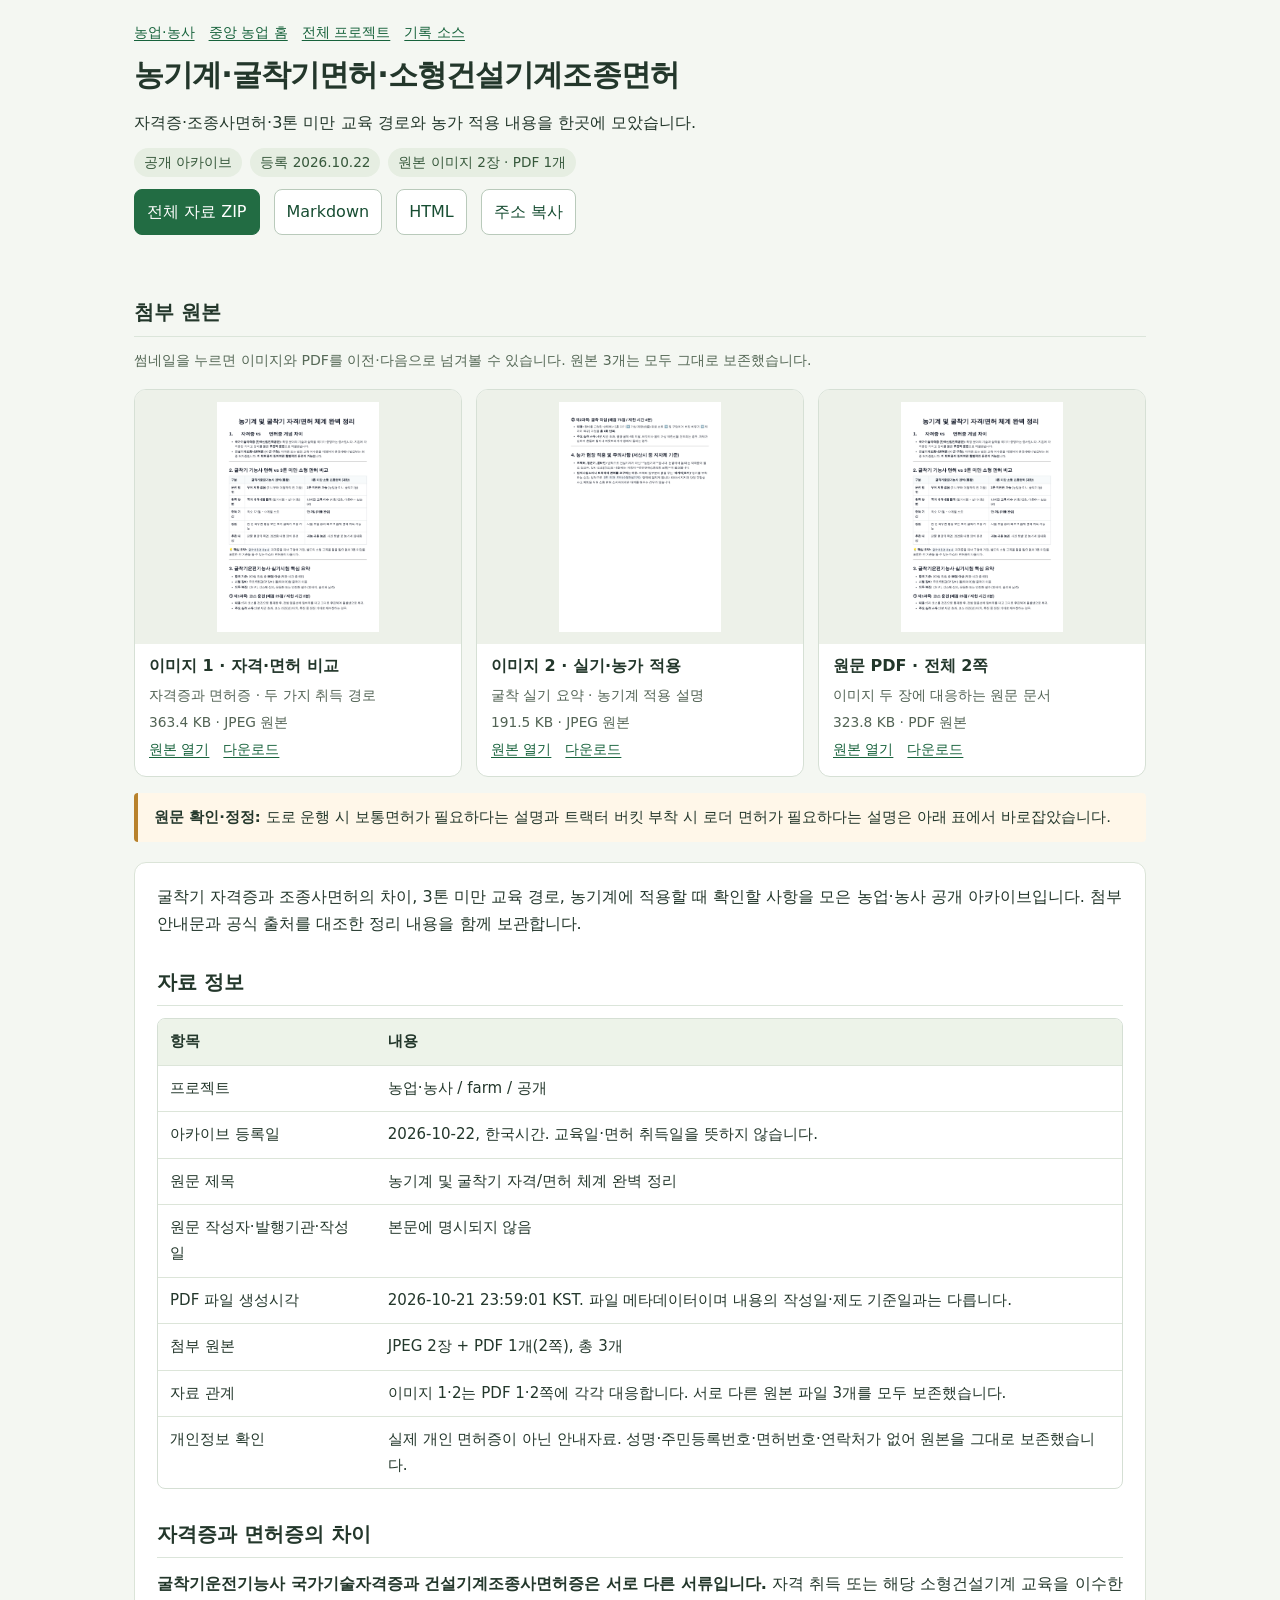
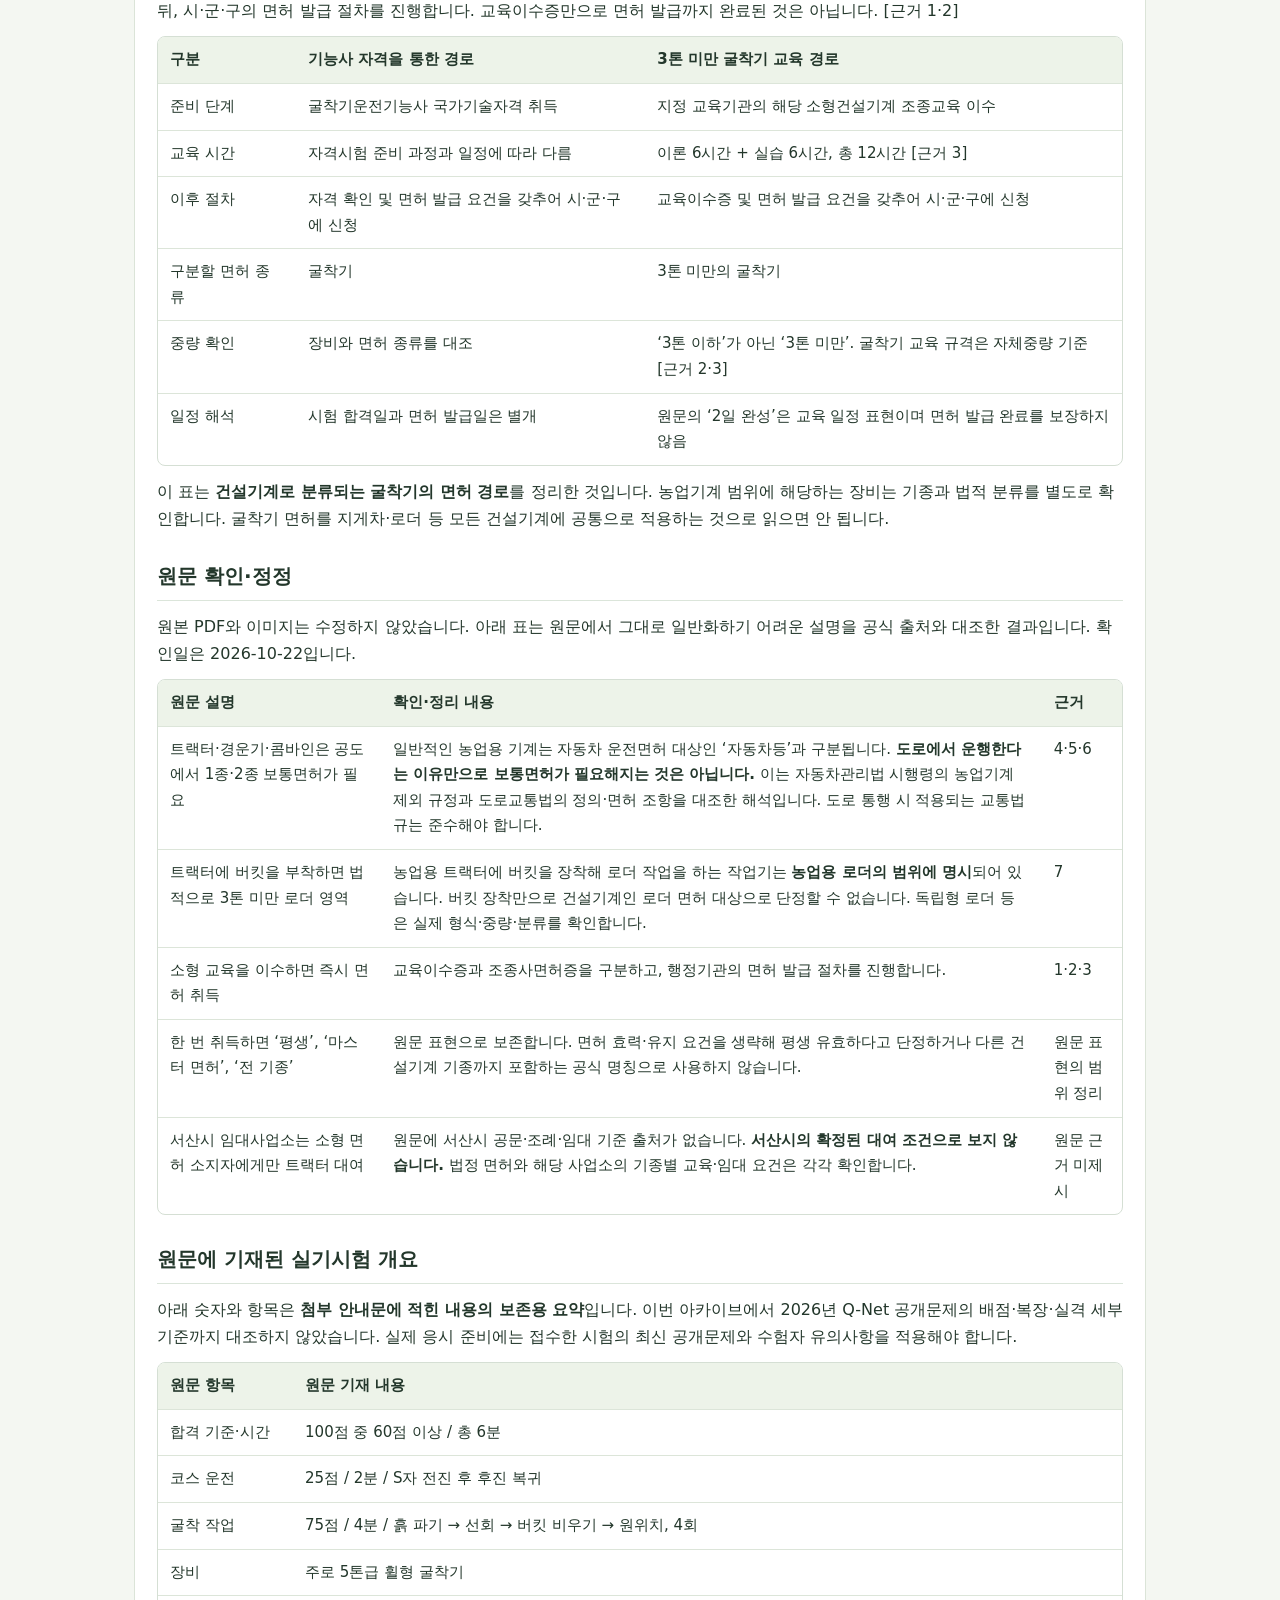
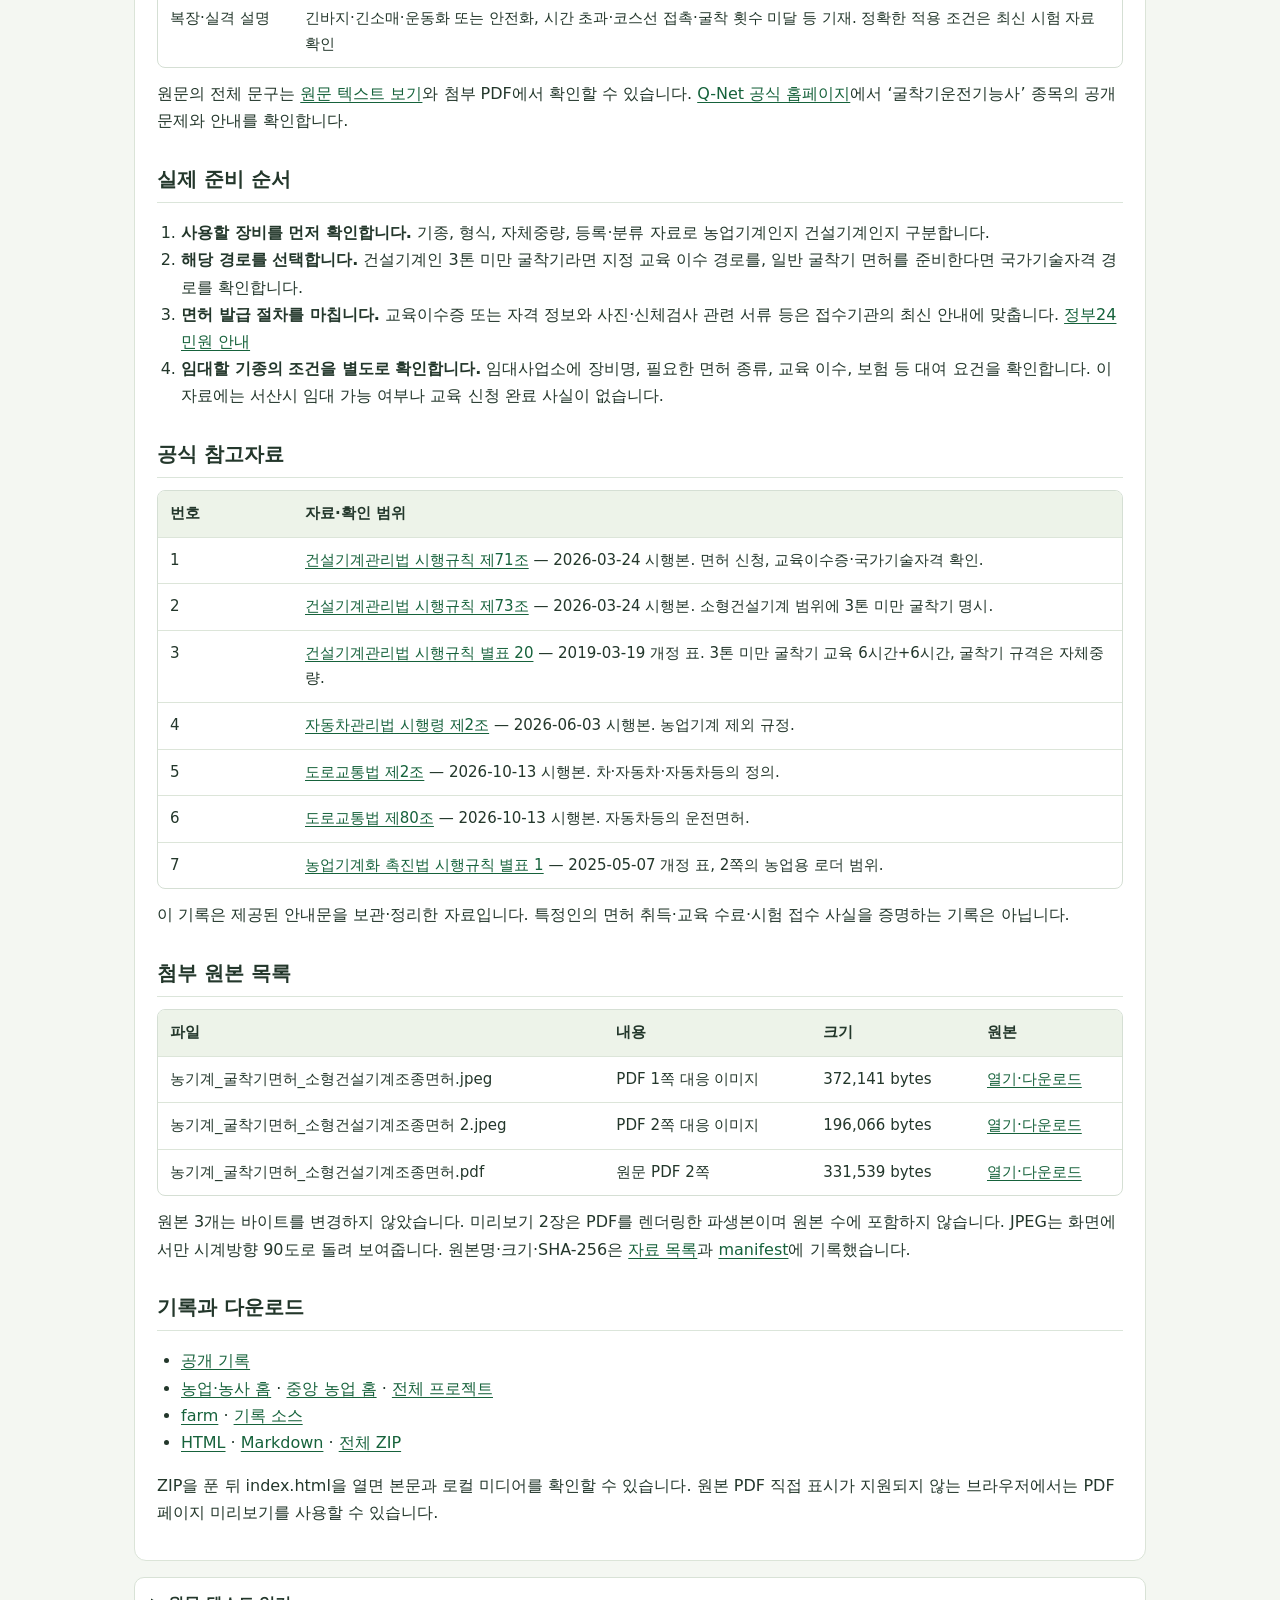
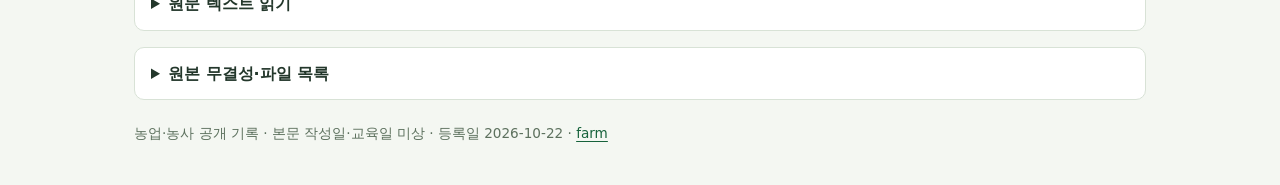
<file: records/20261022-farm-excavator-license/index.html>
<!doctype html><html lang="ko"><head><meta charset="utf-8"><meta name="viewport" content="width=device-width,initial-scale=1"><meta name="description" content="농기계·굴착기면허·소형건설기계조종면허: 자격증·조종사면허·3톤 미만 교육 비교와 원문 확인·정정. 이미지 2장 및 2쪽 PDF 원본 보관."><title>농기계·굴착기면허·소형건설기계조종면허</title><style>*{box-sizing:border-box}html{scroll-behavior:smooth}body{font-family:system-ui,-apple-system,"Noto Sans KR",sans-serif;background:#f4f7f2;color:#23372b;line-height:1.7;margin:0}main{max-width:1060px;margin:auto;padding:20px 24px 40px}a{color:#16623b;text-underline-offset:3px;overflow-wrap:anywhere}a:hover{color:#0b4025}h1{font-size:clamp(1.35rem,4vw,1.9rem);line-height:1.4;letter-spacing:-.03em;margin:10px 0}h2{font-size:1.25rem;margin:1.7rem 0 .7rem;border-bottom:1px solid #dbe5da;padding-bottom:.4rem}p{margin:.75rem 0}nav,.actions{display:flex;flex-wrap:wrap;gap:8px 14px;align-items:center}nav{font-size:.9rem}button,.button{font:inherit;min-height:42px;border:1px solid #b9cabb;border-radius:8px;background:white;color:#174d32;padding:8px 12px;cursor:pointer;text-decoration:none;display:inline-flex;align-items:center;justify-content:center;gap:6px}button:hover,.button:hover{background:#eaf2e7}button:focus-visible,a:focus-visible,summary:focus-visible{outline:3px solid #62aef2;outline-offset:3px}.primary{background:#226c43;color:#fff;border-color:#226c43}.primary:hover{background:#185333;color:#fff}.badges{display:flex;gap:8px;flex-wrap:wrap;margin:12px 0}.badge{font-size:.85rem;padding:3px 10px;border-radius:20px;background:#e6eee2;color:#36583b}.gallery{display:grid;grid-template-columns:repeat(3,minmax(0,1fr));gap:14px;margin:16px 0}.media-card{background:#fff;border:1px solid #d6e0d5;border-radius:12px;overflow:hidden;min-width:0}.media-thumb{width:100%;display:block;padding:12px;border:0;border-radius:0;background:#edf1e9;min-height:0}.media-thumb img{width:100%;height:230px;object-fit:contain;display:block}.media-info{padding:10px 14px 14px}.media-info h3{font-size:1rem;line-height:1.5;margin:0 0 6px}.media-info p{font-size:.86rem;color:#526354;margin:4px 0}.small-links{font-size:.86rem;display:flex;gap:14px}.note{background:#fff7e9;border-left:4px solid #b8822c;padding:12px 16px;border-radius:4px;font-size:.93rem}.content{background:#fff;border:1px solid #dbe4d8;border-radius:12px;padding:8px 22px 22px;margin-top:20px}.content>h1{display:none}.table-scroll{overflow-x:auto;width:100%;margin:12px 0;border:1px solid #d5dfd4;border-radius:8px}table{border-collapse:collapse;width:100%;font-size:.94rem;min-width:560px}th,td{text-align:left;padding:10px 12px;border-bottom:1px solid #dce5d9;vertical-align:top;overflow-wrap:anywhere}th{background:#edf3e9;font-weight:650}tr:last-child td{border-bottom:0}td:first-child{min-width:135px}code{font-size:.9em}pre{white-space:pre-wrap;overflow-wrap:anywhere;background:#f4f6f0;padding:16px;border-radius:8px}details{background:#fff;padding:12px 16px;border:1px solid #d8e2d6;border-radius:10px;margin:16px 0}summary{cursor:pointer;font-weight:600}.file-list{font-size:.9rem;overflow-wrap:anywhere}.muted{color:#566957;font-size:.88rem}footer{margin-top:22px;font-size:.85rem;color:#5d715e}.copy-status{min-height:1.5em;font-size:.9rem}ul,ol{padding-left:1.5em}@media(max-width:650px){main{padding:14px 12px 30px}.gallery{gap:10px;grid-template-columns:repeat(2,minmax(0,1fr))}.gallery .media-card:last-child{grid-column:1/-1;display:grid;grid-template-columns:110px 1fr}.media-thumb img{height:170px}.gallery .media-card:last-child img{height:130px}.content{padding:6px 12px 16px}th,td{padding:9px 10px}nav{gap:5px 10px}.actions{gap:7px}.actions .button{font-size:.92rem}}@media print{nav,.actions,.gallery,dialog,.copy-status{display:none}body{background:#fff}.content{border:0;padding:0}main{padding:0;max-width:none}table{font-size:.8rem}h2{break-after:avoid}tr{break-inside:avoid}}#archiveViewer { width:min(1200px,calc(100vw - 24px)); height:min(900px,calc(100dvh - 24px)); max-width:none; max-height:none; padding:0; border:1px solid #d9dfd5; border-radius:16px; color:#1f2d24; background:#f5f7f2; box-shadow:0 24px 100px #101a1659; }
#archiveViewer::backdrop { background:#122018cc; }
#archiveViewer *, #archiveViewer *::before, #archiveViewer *::after { box-sizing:border-box; }
#archiveViewer [hidden] { display:none !important; }
#archiveViewer .av-shell { height:100%; min-height:0; display:grid; grid-template-rows:auto auto minmax(0,1fr); }
#archiveViewer .av-header { display:flex; align-items:flex-start; justify-content:space-between; gap:16px; padding:18px 20px 14px; background:#fff; }
#archiveViewer .av-heading { min-width:0; }
#archiveViewer #av-count { display:block; color:#53705d; font-size:12px; font-weight:700; letter-spacing:.08em; }
#archiveViewer h2 { margin:4px 0 0; font-size:clamp(17px,2.1vw,22px); line-height:1.4; overflow-wrap:anywhere; }
#archiveViewer #av-description { margin:6px 0 0; font-size:13px; line-height:1.5; color:#66736a; }
#archiveViewer button, #archiveViewer .av-toolbar a { display:inline-flex; align-items:center; justify-content:center; min-height:38px; gap:6px; padding:7px 11px; border:1px solid #cdd7ca; border-radius:8px; color:#233f2c; background:#fff; font:inherit; font-size:13px; font-weight:600; line-height:1.4; text-decoration:none; white-space:nowrap; cursor:pointer; }
#archiveViewer button:hover, #archiveViewer .av-toolbar a:hover { background:#eaf0e6; }
#archiveViewer button:focus-visible, #archiveViewer a:focus-visible, #archiveViewer [tabindex]:focus-visible { outline:3px solid #638348; outline-offset:3px; }
#archiveViewer button:disabled { opacity:.42; cursor:default; }
#archiveViewer #av-close { flex:none; }
#archiveViewer #av-close span { font-size:20px; line-height:1; }
#archiveViewer .av-toolbar { display:flex; flex-wrap:wrap; align-items:center; gap:8px 14px; padding:10px 20px; border-top:1px solid #e9ede5; border-bottom:1px solid #dce2d7; background:#f9faf7; }
#archiveViewer .av-controls { display:flex; align-items:center; gap:6px; }
#archiveViewer .av-links { margin-left:auto; }
#archiveViewer #av-zoom { min-width:45px; text-align:center; font-size:12px; color:#53634f; }
#archiveViewer .av-content { position:relative; min-height:0; overflow:hidden; }
#archiveViewer #av-image-stage { position:relative; display:flex; width:100%; height:100%; padding:18px; overflow:auto; overscroll-behavior:contain; touch-action:pan-y pinch-zoom; }
#archiveViewer #av-image-sheet { position:relative; flex:none; margin:auto; background:#fff; box-shadow:0 3px 16px #26352116; }
#archiveViewer #av-image { position:absolute; left:50%; top:50%; max-width:none; max-height:none; user-select:none; -webkit-user-drag:none; }
#archiveViewer #av-image-status { position:absolute; inset:45% 16px auto; margin:0; padding:10px; text-align:center; font-size:14px; color:#53634f; }
#archiveViewer #av-pdf-panel { display:flex; flex-direction:column; height:100%; min-height:0; gap:10px; padding:14px; }
#archiveViewer .av-pdf-choice { display:flex; flex-wrap:wrap; align-items:center; gap:8px; flex:none; }
#archiveViewer .av-pdf-choice button[aria-pressed="true"] { color:#fff; background:#31543b; border-color:#31543b; }
#archiveViewer .av-pdf-choice p { flex:1 1 280px; margin:0; color:#5b695c; font-size:12px; line-height:1.5; }
#archiveViewer #av-pdf-frame { display:block; flex:1; width:100%; min-height:0; border:1px solid #d4dbce; border-radius:6px; background:#fff; }
#archiveViewer #av-pdf-pages { flex:1; min-height:0; overflow:auto; overscroll-behavior:contain; }
#archiveViewer #av-pdf-pages figure { max-width:900px; margin:0 auto 18px; }
#archiveViewer #av-pdf-pages img { display:block; width:100%; height:auto; border:1px solid #e0e5da; background:#fff; }
#archiveViewer #av-pdf-pages figcaption { padding:8px; text-align:center; font-size:12px; color:#53634f; }
@media(max-width:640px) {
  #archiveViewer { width:calc(100vw - 12px); height:calc(100dvh - 12px); border-radius:12px; }
  #archiveViewer .av-header { padding:12px; gap:8px; }
  #archiveViewer #av-description { font-size:12px; }
  #archiveViewer .av-toolbar { padding:8px 12px; gap:7px; }
  #archiveViewer .av-links { width:100%; margin-left:0; }
  #archiveViewer .av-links a { flex:1; }
  #archiveViewer #av-zoom-controls { margin-left:auto; }
  #archiveViewer button, #archiveViewer .av-toolbar a { min-height:40px; padding:7px 9px; font-size:12px; }
  #archiveViewer #av-image-stage { padding:10px; }
  #archiveViewer #av-pdf-panel { padding:10px; }
}
@media(prefers-reduced-motion:reduce) { #archiveViewer * { scroll-behavior:auto !important; } }
</style></head><body><main><nav aria-label="상위 이동"><a href="https://softm.github.io/farm/">농업·농사</a><a href="https://softm.github.io/projects/farm/">중앙 농업 홈</a><a href="https://softm.github.io/projects/">전체 프로젝트</a><a href="https://github.com/softm/farm/tree/main/records/20261022-farm-excavator-license">기록 소스</a></nav><header><h1>농기계·굴착기면허·소형건설기계조종면허</h1><p>자격증·조종사면허·3톤 미만 교육 경로와 농가 적용 내용을 한곳에 모았습니다.</p><div class="badges"><span class="badge">공개 아카이브</span><span class="badge">등록 2026.10.22</span><span class="badge">원본 이미지 2장 · PDF 1개</span></div><div class="actions"><a class="button primary" href="https://softm.github.io/farm/records/20261022-farm-excavator-license/downloads/20261022_%EB%86%8D%EA%B8%B0%EA%B3%84_%EA%B5%B4%EC%B0%A9%EA%B8%B0%EB%A9%B4%ED%97%88_%EC%86%8C%ED%98%95%EA%B1%B4%EC%84%A4%EA%B8%B0%EA%B3%84%EC%A1%B0%EC%A2%85%EB%A9%B4%ED%97%88_MD_HTML_%EC%A0%84%EC%B2%B4%EC%9E%90%EB%A3%8C.zip" download>전체 자료 ZIP</a><a class="button" href="README.md" download>Markdown</a><a class="button" href="index.html" download="20261022_농기계_굴착기면허_소형건설기계조종면허.html">HTML</a><button type="button" id="copy-link" aria-label="이 기록 주소 복사">주소 복사</button></div><p id="copy-status" class="copy-status" role="status"></p></header><section aria-labelledby="sources-title"><h2 id="sources-title">첨부 원본</h2><p class="muted">썸네일을 누르면 이미지와 PDF를 이전·다음으로 넘겨볼 수 있습니다. 원본 3개는 모두 그대로 보존했습니다.</p><div class="gallery"><article class="media-card"><button class="media-thumb" type="button" data-media="0" aria-label="이미지 1 · 자격·면허 비교 열기"><img src="previews/page-01.png" alt="이미지 1 · 자격·면허 비교 미리보기" width="893" height="1263" loading="lazy"></button><div class="media-info"><h3>이미지 1 · 자격·면허 비교</h3><p>자격증과 면허증 · 두 가지 취득 경로</p><p>363.4 KB · JPEG 원본</p><div class="small-links"><a href="originals/%E1%84%82%E1%85%A9%E1%86%BC%E1%84%80%E1%85%B5%E1%84%80%E1%85%A8_%E1%84%80%E1%85%AE%E1%86%AF%E1%84%8E%E1%85%A1%E1%86%A8%E1%84%80%E1%85%B5%E1%84%86%E1%85%A7%E1%86%AB%E1%84%92%E1%85%A5_%E1%84%89%E1%85%A9%E1%84%92%E1%85%A7%E1%86%BC%E1%84%80%E1%85%A5%E1%86%AB%E1%84%89%E1%85%A5%E1%86%AF%E1%84%80%E1%85%B5%E1%84%80%E1%85%A8%E1%84%8C%E1%85%A9%E1%84%8C%E1%85%A9%E1%86%BC%E1%84%86%E1%85%A7%E1%86%AB%E1%84%92%E1%85%A5.jpeg" target="_blank" rel="noopener">원본 열기</a><a href="originals/%E1%84%82%E1%85%A9%E1%86%BC%E1%84%80%E1%85%B5%E1%84%80%E1%85%A8_%E1%84%80%E1%85%AE%E1%86%AF%E1%84%8E%E1%85%A1%E1%86%A8%E1%84%80%E1%85%B5%E1%84%86%E1%85%A7%E1%86%AB%E1%84%92%E1%85%A5_%E1%84%89%E1%85%A9%E1%84%92%E1%85%A7%E1%86%BC%E1%84%80%E1%85%A5%E1%86%AB%E1%84%89%E1%85%A5%E1%86%AF%E1%84%80%E1%85%B5%E1%84%80%E1%85%A8%E1%84%8C%E1%85%A9%E1%84%8C%E1%85%A9%E1%86%BC%E1%84%86%E1%85%A7%E1%86%AB%E1%84%92%E1%85%A5.jpeg" download>다운로드</a></div></div></article><article class="media-card"><button class="media-thumb" type="button" data-media="1" aria-label="이미지 2 · 실기·농가 적용 열기"><img src="previews/page-02.png" alt="이미지 2 · 실기·농가 적용 미리보기" width="893" height="1263" loading="lazy"></button><div class="media-info"><h3>이미지 2 · 실기·농가 적용</h3><p>굴착 실기 요약 · 농기계 적용 설명</p><p>191.5 KB · JPEG 원본</p><div class="small-links"><a href="originals/%E1%84%82%E1%85%A9%E1%86%BC%E1%84%80%E1%85%B5%E1%84%80%E1%85%A8_%E1%84%80%E1%85%AE%E1%86%AF%E1%84%8E%E1%85%A1%E1%86%A8%E1%84%80%E1%85%B5%E1%84%86%E1%85%A7%E1%86%AB%E1%84%92%E1%85%A5_%E1%84%89%E1%85%A9%E1%84%92%E1%85%A7%E1%86%BC%E1%84%80%E1%85%A5%E1%86%AB%E1%84%89%E1%85%A5%E1%86%AF%E1%84%80%E1%85%B5%E1%84%80%E1%85%A8%E1%84%8C%E1%85%A9%E1%84%8C%E1%85%A9%E1%86%BC%E1%84%86%E1%85%A7%E1%86%AB%E1%84%92%E1%85%A5%202.jpeg" target="_blank" rel="noopener">원본 열기</a><a href="originals/%E1%84%82%E1%85%A9%E1%86%BC%E1%84%80%E1%85%B5%E1%84%80%E1%85%A8_%E1%84%80%E1%85%AE%E1%86%AF%E1%84%8E%E1%85%A1%E1%86%A8%E1%84%80%E1%85%B5%E1%84%86%E1%85%A7%E1%86%AB%E1%84%92%E1%85%A5_%E1%84%89%E1%85%A9%E1%84%92%E1%85%A7%E1%86%BC%E1%84%80%E1%85%A5%E1%86%AB%E1%84%89%E1%85%A5%E1%86%AF%E1%84%80%E1%85%B5%E1%84%80%E1%85%A8%E1%84%8C%E1%85%A9%E1%84%8C%E1%85%A9%E1%86%BC%E1%84%86%E1%85%A7%E1%86%AB%E1%84%92%E1%85%A5%202.jpeg" download>다운로드</a></div></div></article><article class="media-card"><button class="media-thumb" type="button" data-media="2" aria-label="원문 PDF · 전체 2쪽 열기"><img src="previews/page-01.png" alt="원문 PDF · 전체 2쪽 미리보기" width="893" height="1263" loading="lazy"></button><div class="media-info"><h3>원문 PDF · 전체 2쪽</h3><p>이미지 두 장에 대응하는 원문 문서</p><p>323.8 KB · PDF 원본</p><div class="small-links"><a href="originals/%E1%84%82%E1%85%A9%E1%86%BC%E1%84%80%E1%85%B5%E1%84%80%E1%85%A8_%E1%84%80%E1%85%AE%E1%86%AF%E1%84%8E%E1%85%A1%E1%86%A8%E1%84%80%E1%85%B5%E1%84%86%E1%85%A7%E1%86%AB%E1%84%92%E1%85%A5_%E1%84%89%E1%85%A9%E1%84%92%E1%85%A7%E1%86%BC%E1%84%80%E1%85%A5%E1%86%AB%E1%84%89%E1%85%A5%E1%86%AF%E1%84%80%E1%85%B5%E1%84%80%E1%85%A8%E1%84%8C%E1%85%A9%E1%84%8C%E1%85%A9%E1%86%BC%E1%84%86%E1%85%A7%E1%86%AB%E1%84%92%E1%85%A5.pdf" target="_blank" rel="noopener">원본 열기</a><a href="originals/%E1%84%82%E1%85%A9%E1%86%BC%E1%84%80%E1%85%B5%E1%84%80%E1%85%A8_%E1%84%80%E1%85%AE%E1%86%AF%E1%84%8E%E1%85%A1%E1%86%A8%E1%84%80%E1%85%B5%E1%84%86%E1%85%A7%E1%86%AB%E1%84%92%E1%85%A5_%E1%84%89%E1%85%A9%E1%84%92%E1%85%A7%E1%86%BC%E1%84%80%E1%85%A5%E1%86%AB%E1%84%89%E1%85%A5%E1%86%AF%E1%84%80%E1%85%B5%E1%84%80%E1%85%A8%E1%84%8C%E1%85%A9%E1%84%8C%E1%85%A9%E1%86%BC%E1%84%86%E1%85%A7%E1%86%AB%E1%84%92%E1%85%A5.pdf" download>다운로드</a></div></div></article></div><p class="note"><strong>원문 확인·정정:</strong> 도로 운행 시 보통면허가 필요하다는 설명과 트랙터 버킷 부착 시 로더 면허가 필요하다는 설명은 아래 표에서 바로잡았습니다.</p></section><article class="content"><h1>농기계·굴착기면허·소형건설기계조종면허</h1>
<p>굴착기 자격증과 조종사면허의 차이, 3톤 미만 교육 경로, 농기계에 적용할 때 확인할 사항을 모은 농업·농사 공개 아카이브입니다. 첨부 안내문과 공식 출처를 대조한 정리 내용을 함께 보관합니다.</p>
<h2>자료 정보</h2>
<div class="table-scroll" tabindex="0"><table>
<thead>
<tr>
<th>항목</th>
<th>내용</th>
</tr>
</thead>
<tbody><tr>
<td>프로젝트</td>
<td>농업·농사 / farm / 공개</td>
</tr>
<tr>
<td>아카이브 등록일</td>
<td>2026-10-22, 한국시간. 교육일·면허 취득일을 뜻하지 않습니다.</td>
</tr>
<tr>
<td>원문 제목</td>
<td>농기계 및 굴착기 자격/면허 체계 완벽 정리</td>
</tr>
<tr>
<td>원문 작성자·발행기관·작성일</td>
<td>본문에 명시되지 않음</td>
</tr>
<tr>
<td>PDF 파일 생성시각</td>
<td>2026-10-21 23:59:01 KST. 파일 메타데이터이며 내용의 작성일·제도 기준일과는 다릅니다.</td>
</tr>
<tr>
<td>첨부 원본</td>
<td>JPEG 2장 + PDF 1개(2쪽), 총 3개</td>
</tr>
<tr>
<td>자료 관계</td>
<td>이미지 1·2는 PDF 1·2쪽에 각각 대응합니다. 서로 다른 원본 파일 3개를 모두 보존했습니다.</td>
</tr>
<tr>
<td>개인정보 확인</td>
<td>실제 개인 면허증이 아닌 안내자료. 성명·주민등록번호·면허번호·연락처가 없어 원본을 그대로 보존했습니다.</td>
</tr>
</tbody></table></div>
<h2>자격증과 면허증의 차이</h2>
<p><strong>굴착기운전기능사 국가기술자격증과 건설기계조종사면허증은 서로 다른 서류입니다.</strong> 자격 취득 또는 해당 소형건설기계 교육을 이수한 뒤, 시·군·구의 면허 발급 절차를 진행합니다. 교육이수증만으로 면허 발급까지 완료된 것은 아닙니다. [근거 1·2]</p>
<div class="table-scroll" tabindex="0"><table>
<thead>
<tr>
<th>구분</th>
<th>기능사 자격을 통한 경로</th>
<th>3톤 미만 굴착기 교육 경로</th>
</tr>
</thead>
<tbody><tr>
<td>준비 단계</td>
<td>굴착기운전기능사 국가기술자격 취득</td>
<td>지정 교육기관의 해당 소형건설기계 조종교육 이수</td>
</tr>
<tr>
<td>교육 시간</td>
<td>자격시험 준비 과정과 일정에 따라 다름</td>
<td>이론 6시간 + 실습 6시간, 총 12시간 [근거 3]</td>
</tr>
<tr>
<td>이후 절차</td>
<td>자격 확인 및 면허 발급 요건을 갖추어 시·군·구에 신청</td>
<td>교육이수증 및 면허 발급 요건을 갖추어 시·군·구에 신청</td>
</tr>
<tr>
<td>구분할 면허 종류</td>
<td>굴착기</td>
<td>3톤 미만의 굴착기</td>
</tr>
<tr>
<td>중량 확인</td>
<td>장비와 면허 종류를 대조</td>
<td>‘3톤 이하’가 아닌 ‘3톤 미만’. 굴착기 교육 규격은 자체중량 기준 [근거 2·3]</td>
</tr>
<tr>
<td>일정 해석</td>
<td>시험 합격일과 면허 발급일은 별개</td>
<td>원문의 ‘2일 완성’은 교육 일정 표현이며 면허 발급 완료를 보장하지 않음</td>
</tr>
</tbody></table></div>
<p>이 표는 <strong>건설기계로 분류되는 굴착기의 면허 경로</strong>를 정리한 것입니다. 농업기계 범위에 해당하는 장비는 기종과 법적 분류를 별도로 확인합니다. 굴착기 면허를 지게차·로더 등 모든 건설기계에 공통으로 적용하는 것으로 읽으면 안 됩니다.</p>
<h2>원문 확인·정정</h2>
<p>원본 PDF와 이미지는 수정하지 않았습니다. 아래 표는 원문에서 그대로 일반화하기 어려운 설명을 공식 출처와 대조한 결과입니다. 확인일은 2026-10-22입니다.</p>
<div class="table-scroll" tabindex="0"><table>
<thead>
<tr>
<th>원문 설명</th>
<th>확인·정리 내용</th>
<th>근거</th>
</tr>
</thead>
<tbody><tr>
<td>트랙터·경운기·콤바인은 공도에서 1종·2종 보통면허가 필요</td>
<td>일반적인 농업용 기계는 자동차 운전면허 대상인 ‘자동차등’과 구분됩니다. <strong>도로에서 운행한다는 이유만으로 보통면허가 필요해지는 것은 아닙니다.</strong> 이는 자동차관리법 시행령의 농업기계 제외 규정과 도로교통법의 정의·면허 조항을 대조한 해석입니다. 도로 통행 시 적용되는 교통법규는 준수해야 합니다.</td>
<td>4·5·6</td>
</tr>
<tr>
<td>트랙터에 버킷을 부착하면 법적으로 3톤 미만 로더 영역</td>
<td>농업용 트랙터에 버킷을 장착해 로더 작업을 하는 작업기는 <strong>농업용 로더의 범위에 명시</strong>되어 있습니다. 버킷 장착만으로 건설기계인 로더 면허 대상으로 단정할 수 없습니다. 독립형 로더 등은 실제 형식·중량·분류를 확인합니다.</td>
<td>7</td>
</tr>
<tr>
<td>소형 교육을 이수하면 즉시 면허 취득</td>
<td>교육이수증과 조종사면허증을 구분하고, 행정기관의 면허 발급 절차를 진행합니다.</td>
<td>1·2·3</td>
</tr>
<tr>
<td>한 번 취득하면 ‘평생’, ‘마스터 면허’, ‘전 기종’</td>
<td>원문 표현으로 보존합니다. 면허 효력·유지 요건을 생략해 평생 유효하다고 단정하거나 다른 건설기계 기종까지 포함하는 공식 명칭으로 사용하지 않습니다.</td>
<td>원문 표현의 범위 정리</td>
</tr>
<tr>
<td>서산시 임대사업소는 소형 면허 소지자에게만 트랙터 대여</td>
<td>원문에 서산시 공문·조례·임대 기준 출처가 없습니다. <strong>서산시의 확정된 대여 조건으로 보지 않습니다.</strong> 법정 면허와 해당 사업소의 기종별 교육·임대 요건은 각각 확인합니다.</td>
<td>원문 근거 미제시</td>
</tr>
</tbody></table></div>
<h2>원문에 기재된 실기시험 개요</h2>
<p>아래 숫자와 항목은 <strong>첨부 안내문에 적힌 내용의 보존용 요약</strong>입니다. 이번 아카이브에서 2026년 Q-Net 공개문제의 배점·복장·실격 세부 기준까지 대조하지 않았습니다. 실제 응시 준비에는 접수한 시험의 최신 공개문제와 수험자 유의사항을 적용해야 합니다.</p>
<div class="table-scroll" tabindex="0"><table>
<thead>
<tr>
<th>원문 항목</th>
<th>원문 기재 내용</th>
</tr>
</thead>
<tbody><tr>
<td>합격 기준·시간</td>
<td>100점 중 60점 이상 / 총 6분</td>
</tr>
<tr>
<td>코스 운전</td>
<td>25점 / 2분 / S자 전진 후 후진 복귀</td>
</tr>
<tr>
<td>굴착 작업</td>
<td>75점 / 4분 / 흙 파기 → 선회 → 버킷 비우기 → 원위치, 4회</td>
</tr>
<tr>
<td>장비</td>
<td>주로 5톤급 휠형 굴착기</td>
</tr>
<tr>
<td>복장·실격 설명</td>
<td>긴바지·긴소매·운동화 또는 안전화, 시간 초과·코스선 접촉·굴착 횟수 미달 등 기재. 정확한 적용 조건은 최신 시험 자료 확인</td>
</tr>
</tbody></table></div>
<p>원문의 전체 문구는 <a href="source-transcript.html">원문 텍스트 보기</a>와 첨부 PDF에서 확인할 수 있습니다. <a href="https://www.q-net.or.kr/">Q-Net 공식 홈페이지</a>에서 ‘굴착기운전기능사’ 종목의 공개문제와 안내를 확인합니다.</p>
<h2>실제 준비 순서</h2>
<ol>
<li><strong>사용할 장비를 먼저 확인합니다.</strong> 기종, 형식, 자체중량, 등록·분류 자료로 농업기계인지 건설기계인지 구분합니다.</li>
<li><strong>해당 경로를 선택합니다.</strong> 건설기계인 3톤 미만 굴착기라면 지정 교육 이수 경로를, 일반 굴착기 면허를 준비한다면 국가기술자격 경로를 확인합니다.</li>
<li><strong>면허 발급 절차를 마칩니다.</strong> 교육이수증 또는 자격 정보와 사진·신체검사 관련 서류 등은 접수기관의 최신 안내에 맞춥니다. <a href="https://www.gov.kr/mw/AA020InfoCappView.do?CappBizCD=15000000380">정부24 민원 안내</a></li>
<li><strong>임대할 기종의 조건을 별도로 확인합니다.</strong> 임대사업소에 장비명, 필요한 면허 종류, 교육 이수, 보험 등 대여 요건을 확인합니다. 이 자료에는 서산시 임대 가능 여부나 교육 신청 완료 사실이 없습니다.</li>
</ol>
<h2>공식 참고자료</h2>
<div class="table-scroll" tabindex="0"><table>
<thead>
<tr>
<th>번호</th>
<th>자료·확인 범위</th>
</tr>
</thead>
<tbody><tr>
<td>1</td>
<td><a href="https://www.law.go.kr/lsLinkCommonInfo.do?chrClsCd=010202&lsJoLnkSeq=1032557195">건설기계관리법 시행규칙 제71조</a> — 2026-03-24 시행본. 면허 신청, 교육이수증·국가기술자격 확인.</td>
</tr>
<tr>
<td>2</td>
<td><a href="https://www.law.go.kr/lsLinkCommonInfo.do?lsJoLnkSeq=1030829703">건설기계관리법 시행규칙 제73조</a> — 2026-03-24 시행본. 소형건설기계 범위에 3톤 미만 굴착기 명시.</td>
</tr>
<tr>
<td>3</td>
<td><a href="https://law.go.kr/flDownload.do?flNm=%5B%EB%B3%84%ED%91%9C+20%5D+%EC%86%8C%ED%98%95%EA%B1%B4%EC%84%A4%EA%B8%B0%EA%B3%84%EC%A1%B0%EC%A2%85%EA%B5%90%EC%9C%A1%EC%9D%98+%EB%82%B4%EC%9A%A9%28%EC%A0%9C74%EC%A1%B0%EC%A0%9C2%ED%95%AD+%EA%B4%80%EB%A0%A8%29%0A&flSeq=47641217">건설기계관리법 시행규칙 별표 20</a> — 2019-03-19 개정 표. 3톤 미만 굴착기 교육 6시간+6시간, 굴착기 규격은 자체중량.</td>
</tr>
<tr>
<td>4</td>
<td><a href="https://www.law.go.kr/LSW/lsSideInfoP.do?docCls=jo&joBrNo=00&joNo=0002&lsiSeq=286479&urlMode=lsScJoRltInfoR">자동차관리법 시행령 제2조</a> — 2026-06-03 시행본. 농업기계 제외 규정.</td>
</tr>
<tr>
<td>5</td>
<td><a href="https://www.law.go.kr/LSW/lsLinkCommonInfo.do?chrClsCd=010202&lsJoLnkSeq=1026917045">도로교통법 제2조</a> — 2026-10-13 시행본. 차·자동차·자동차등의 정의.</td>
</tr>
<tr>
<td>6</td>
<td><a href="https://law.go.kr/LSW/lsLinkCommonInfo.do?chrClsCd=010202&lsJoLnkSeq=1032557179">도로교통법 제80조</a> — 2026-10-13 시행본. 자동차등의 운전면허.</td>
</tr>
<tr>
<td>7</td>
<td><a href="https://www.law.go.kr/LSW/flDownload.do?bylClsCd=110201&flSeq=151594545&gubun=">농업기계화 촉진법 시행규칙 별표 1</a> — 2025-05-07 개정 표, 2쪽의 농업용 로더 범위.</td>
</tr>
</tbody></table></div>
<p>이 기록은 제공된 안내문을 보관·정리한 자료입니다. 특정인의 면허 취득·교육 수료·시험 접수 사실을 증명하는 기록은 아닙니다.</p>
<h2>첨부 원본 목록</h2>
<div class="table-scroll" tabindex="0"><table>
<thead>
<tr>
<th>파일</th>
<th>내용</th>
<th>크기</th>
<th>원본</th>
</tr>
</thead>
<tbody><tr>
<td>농기계_굴착기면허_소형건설기계조종면허.jpeg</td>
<td>PDF 1쪽 대응 이미지</td>
<td>372,141 bytes</td>
<td><a href="originals/%E1%84%82%E1%85%A9%E1%86%BC%E1%84%80%E1%85%B5%E1%84%80%E1%85%A8_%E1%84%80%E1%85%AE%E1%86%AF%E1%84%8E%E1%85%A1%E1%86%A8%E1%84%80%E1%85%B5%E1%84%86%E1%85%A7%E1%86%AB%E1%84%92%E1%85%A5_%E1%84%89%E1%85%A9%E1%84%92%E1%85%A7%E1%86%BC%E1%84%80%E1%85%A5%E1%86%AB%E1%84%89%E1%85%A5%E1%86%AF%E1%84%80%E1%85%B5%E1%84%80%E1%85%A8%E1%84%8C%E1%85%A9%E1%84%8C%E1%85%A9%E1%86%BC%E1%84%86%E1%85%A7%E1%86%AB%E1%84%92%E1%85%A5.jpeg">열기·다운로드</a></td>
</tr>
<tr>
<td>농기계_굴착기면허_소형건설기계조종면허 2.jpeg</td>
<td>PDF 2쪽 대응 이미지</td>
<td>196,066 bytes</td>
<td><a href="originals/%E1%84%82%E1%85%A9%E1%86%BC%E1%84%80%E1%85%B5%E1%84%80%E1%85%A8_%E1%84%80%E1%85%AE%E1%86%AF%E1%84%8E%E1%85%A1%E1%86%A8%E1%84%80%E1%85%B5%E1%84%86%E1%85%A7%E1%86%AB%E1%84%92%E1%85%A5_%E1%84%89%E1%85%A9%E1%84%92%E1%85%A7%E1%86%BC%E1%84%80%E1%85%A5%E1%86%AB%E1%84%89%E1%85%A5%E1%86%AF%E1%84%80%E1%85%B5%E1%84%80%E1%85%A8%E1%84%8C%E1%85%A9%E1%84%8C%E1%85%A9%E1%86%BC%E1%84%86%E1%85%A7%E1%86%AB%E1%84%92%E1%85%A5%202.jpeg">열기·다운로드</a></td>
</tr>
<tr>
<td>농기계_굴착기면허_소형건설기계조종면허.pdf</td>
<td>원문 PDF 2쪽</td>
<td>331,539 bytes</td>
<td><a href="originals/%E1%84%82%E1%85%A9%E1%86%BC%E1%84%80%E1%85%B5%E1%84%80%E1%85%A8_%E1%84%80%E1%85%AE%E1%86%AF%E1%84%8E%E1%85%A1%E1%86%A8%E1%84%80%E1%85%B5%E1%84%86%E1%85%A7%E1%86%AB%E1%84%92%E1%85%A5_%E1%84%89%E1%85%A9%E1%84%92%E1%85%A7%E1%86%BC%E1%84%80%E1%85%A5%E1%86%AB%E1%84%89%E1%85%A5%E1%86%AF%E1%84%80%E1%85%B5%E1%84%80%E1%85%A8%E1%84%8C%E1%85%A9%E1%84%8C%E1%85%A9%E1%86%BC%E1%84%86%E1%85%A7%E1%86%AB%E1%84%92%E1%85%A5.pdf">열기·다운로드</a></td>
</tr>
</tbody></table></div>
<p>원본 3개는 바이트를 변경하지 않았습니다. 미리보기 2장은 PDF를 렌더링한 파생본이며 원본 수에 포함하지 않습니다. JPEG는 화면에서만 시계방향 90도로 돌려 보여줍니다. 원본명·크기·SHA-256은 <a href="source-inventory.csv">자료 목록</a>과 <a href="archive-manifest.json">manifest</a>에 기록했습니다.</p>
<h2>기록과 다운로드</h2>
<ul>
<li><a href="https://softm.github.io/farm/records/20261022-farm-excavator-license/">공개 기록</a></li>
<li><a href="https://softm.github.io/farm/">농업·농사 홈</a> · <a href="https://softm.github.io/projects/farm/">중앙 농업 홈</a> · <a href="https://softm.github.io/projects/">전체 프로젝트</a></li>
<li><a href="https://github.com/softm/farm">farm</a> · <a href="https://github.com/softm/farm/tree/main/records/20261022-farm-excavator-license">기록 소스</a></li>
<li><a href="index.html">HTML</a> · <a href="README.md">Markdown</a> · <a href="https://softm.github.io/farm/records/20261022-farm-excavator-license/downloads/20261022_%EB%86%8D%EA%B8%B0%EA%B3%84_%EA%B5%B4%EC%B0%A9%EA%B8%B0%EB%A9%B4%ED%97%88_%EC%86%8C%ED%98%95%EA%B1%B4%EC%84%A4%EA%B8%B0%EA%B3%84%EC%A1%B0%EC%A2%85%EB%A9%B4%ED%97%88_MD_HTML_%EC%A0%84%EC%B2%B4%EC%9E%90%EB%A3%8C.zip">전체 ZIP</a></li>
</ul>
<p>ZIP을 푼 뒤 index.html을 열면 본문과 로컬 미디어를 확인할 수 있습니다. 원본 PDF 직접 표시가 지원되지 않는 브라우저에서는 PDF 페이지 미리보기를 사용할 수 있습니다.</p>
</article><details><summary>원문 텍스트 읽기</summary><p><a href="source-transcript.html">별도 페이지</a> · <a href="source-transcript.txt" download>TXT 다운로드</a></p><p class="note">원문에는 확인·정정이 필요한 내용이 포함됩니다. 원래 문구를 보존한 기록입니다.</p><pre>원문 추출 텍스트 — 원본의 일부 설명에는 정정 사항이 있습니다. index.html 또는 README.md의 확인·정정 표를 먼저 확인하세요.

===== 원문 1쪽 =====
🚜 농기계 및 굴착기 자격/면허 체계 완벽 정리
1. 🏅 자격증 vs 🪪 면허증 개념 차이
국가기술자격증 (한국산업인력공단): 특정 분야의 기술과 실력을 국가가 증명하는 증서입니다. 지갑에 자
격증만 가지고 장비를 몰면 무면허 운전으로 처벌받습니다.
건설기계조종사면허증 (시·군·구청): 자격증 또는 법정 교육 이수증을 지참하여 관공서에서 발급받는 최
종 허가증입니다. 이 면허증이 있어야만 합법적인 운전이 가능합니다.
2. 굴착기 기능사 면허 vs 3톤 미만 소형 면허 비교
구분
🏅 굴착기운전기능사 면허 (통합)
🪪 3톤 미만 소형 조종면허 (제한)
운전 범
위
무게 제한 없음 (미니부터 대형까지 전 기종)
3톤 미만만 가능 (농업용 미니 굴착기 등)
취득 방
법
국가 자격시험 합격 (필기시험 + 실기시험)
12시간 교육 이수 (시험 없음, 이론6h + 실습
6h)
취득 기
간
최소 1개월 ~ 수개월 소요
단 2일 (이틀 완성)
장점
한 번 따두면 평생 모든 크기 굴착기 조종 가
능
시험 부담 없이 빠르고 쉽게 면허 취득 가능
추천 대
상
전문 현장직 취업, 영업용 대형 장비 운전
귀농·귀촌 농민, 개인 텃밭 및 농기계 임대용
💡 핵심 요약: 굴착기운전기능사 자격증을 따서 구청에 가면, 별도의 소형 교육을 들을 필요 없이 3톤 미만을
포함한 전 기종을 몰 수 있는 마스터 면허증이 나옵니다.
3. 굴착기운전기능사 실기시험 핵심 요약
합격 기준: 100점 만점 중 60점 이상 (제한 시간 총 6분)
시험 장비: 주로 5톤급(02 장비) 휠(타이어)형 굴착기 이용
의무 복장: 긴바지, 긴소매 상의, 운동화 또는 안전화 필수 (반바지, 슬리퍼 실격)
① 제1과목: 코스 운전 (배점 25점 / 제한 시간 2분)
내용: S자 코스를 전진으로 통과한 후, 전방 멈춤선에 앞바퀴를 대고 그대로 후진하여 출발선으로 복귀.
주요 실격 사유: 2분 시간 초과, 코스 라인(선) 터치, 후진 중 전진 기어로 재수정하는 경우.


===== 원문 2쪽 =====
② 제2과목: 굴착 작업 (배점 75점 / 제한 시간 4분)
내용: 장비를 고정한 상태에서 [흙 파기 ➡️ 가상 제한선(줄) 위로 선회 ➡️ 옆 구덩이에 버킷 비우기 ➡️ 제
자리 복귀] 과정을 총 4회 반복.
주요 실격 사유: 4분 시간 초과, 평량 굴착 4회 미달, 버킷이나 붐이 가상 제한선을 건드리는 경우, 차체가
심하게 흔들려 휠이나 아웃트리거가 땅에서 들리는 경우.
4. 농가 현장 적용 및 주의사항 (서산시 등 지자체 기준)
트랙터, 경운기, 콤바인: 법적으로 건설기계가 아닌 **&#x27;농업기계&#x27;**입니다. 논밭에서 쓸 때는 자격증이 필
요 없으며, 일반 도로(공도)로 나올 때는 자동차 **운전면허(1종/2종 보통)**가 필요합니다.
임대사업소에서 트랙터에 면허를 요구하는 이유: 트랙터 앞부분에 흙을 푸는 &#x27;바가지(로더)&#x27; 장치를 부착
하는 순간, 법적으로 3톤 미만 로더(소형건설기계)  영역에 걸치게 됩니다. 따라서 지자체 안전 규정상
사고 예방을 위해 소형 면허 소지자에게만 대여를 해주는 경우가 많습니다.
</pre></details><details><summary>원본 무결성·파일 목록</summary><p>원본 3개 · 누락 없음 · SHA-256 대조 완료. PDF 미리보기 2장은 파생본입니다.</p><div class="table-scroll"><table class="file-list"><thead><tr><th>원본 파일</th><th>역할</th><th>bytes</th><th>SHA-256</th></tr></thead><tbody><tr><td>농기계_굴착기면허_소형건설기계조종면허.jpeg</td><td>PDF 1쪽 대응 이미지</td><td>372,141</td><td><code>caa47a167ae4414ee3f57fd32ed13d0a2583755a3e4a2f3f1c4ad965c83861c8</code></td></tr><tr><td>농기계_굴착기면허_소형건설기계조종면허 2.jpeg</td><td>PDF 2쪽 대응 이미지</td><td>196,066</td><td><code>22a4c43800a8843fe6138f009f4a7ec7bc59639396949212d6018ac5b06c0c6a</code></td></tr><tr><td>농기계_굴착기면허_소형건설기계조종면허.pdf</td><td>원문 PDF 2쪽</td><td>331,539</td><td><code>111ca4f75bbe571e37098f712a8ddc78f47f80fdc088f2e90430fc809eec8d17</code></td></tr></tbody></table></div><p><a href="source-inventory.csv" download>원본 목록 CSV</a> · <a href="archive-manifest.json">manifest</a> · <a href="verification-report.md">원본·패키지 검증 기록</a> · <a href="https://softm.github.io/farm/records/20261022-farm-excavator-license/downloads/SHA256.txt">ZIP SHA-256</a></p></details><footer>농업·농사 공개 기록 · 본문 작성일·교육일 미상 · 등록일 2026-10-22 · <a href="https://github.com/softm/farm">farm</a></footer><dialog id="archiveViewer" aria-labelledby="av-title" aria-describedby="av-description">
  <div class="av-shell">
    <header class="av-header">
      <div class="av-heading"><span id="av-count" aria-live="polite"></span><h2 id="av-title">자료 보기</h2><p id="av-description"></p></div>
      <button type="button" id="av-close" aria-label="자료 뷰어 닫기">닫기 <span aria-hidden="true">×</span></button>
    </header>
    <div class="av-toolbar" aria-label="자료 탐색 및 보기 설정">
      <div class="av-controls"><button type="button" id="av-prev" aria-label="이전 자료">← 이전</button><button type="button" id="av-next" aria-label="다음 자료">다음 →</button></div>
      <div class="av-controls" id="av-zoom-controls"><button type="button" id="av-zoom-out" aria-label="이미지 축소">−</button><output id="av-zoom" aria-live="polite" title="화면 맞춤 대비 확대 비율">맞춤</output><button type="button" id="av-zoom-in" aria-label="이미지 확대">+</button><button type="button" id="av-fit">화면 맞춤</button></div>
      <div class="av-controls av-links"><a id="av-open" target="_blank" rel="noopener noreferrer">새 탭에서 열기 ↗</a><a id="av-download" download>원본 다운로드 ↓</a></div>
    </div>
    <div class="av-content">
      <div id="av-image-stage" tabindex="0" aria-label="원본 이미지. 확대 후 스크롤하여 볼 수 있습니다."><div id="av-image-sheet"><img id="av-image" alt="" decoding="async" draggable="false"></div><p id="av-image-status" role="status"></p></div>
      <section id="av-pdf-panel" aria-label="PDF 원본과 페이지 미리보기" hidden>
        <div class="av-pdf-choice"><button type="button" id="av-pdf-original" aria-pressed="true">원본 PDF</button><button type="button" id="av-pdf-preview" aria-pressed="false">페이지 미리보기</button><p>PDF가 표시되지 않으면 페이지 미리보기 또는 새 탭에서 열기를 이용하세요.</p></div>
        <iframe id="av-pdf-frame" title="첨부 원본 PDF" referrerpolicy="no-referrer"></iframe>
        <div id="av-pdf-pages" tabindex="0" aria-label="PDF 전체 페이지 미리보기" hidden></div>
      </section>
    </div>
  </div>
</dialog>
</main><script>const ARCHIVE_MEDIA=[{"title": "이미지 1 · 자격·면허 비교", "kind": "image", "src": "originals/%E1%84%82%E1%85%A9%E1%86%BC%E1%84%80%E1%85%B5%E1%84%80%E1%85%A8_%E1%84%80%E1%85%AE%E1%86%AF%E1%84%8E%E1%85%A1%E1%86%A8%E1%84%80%E1%85%B5%E1%84%86%E1%85%A7%E1%86%AB%E1%84%92%E1%85%A5_%E1%84%89%E1%85%A9%E1%84%92%E1%85%A7%E1%86%BC%E1%84%80%E1%85%A5%E1%86%AB%E1%84%89%E1%85%A5%E1%86%AF%E1%84%80%E1%85%B5%E1%84%80%E1%85%A8%E1%84%8C%E1%85%A9%E1%84%8C%E1%85%A9%E1%86%BC%E1%84%86%E1%85%A7%E1%86%AB%E1%84%92%E1%85%A5.jpeg", "rotation": 90, "imageWidth": 2048, "imageHeight": 1447, "previews": ["previews/page-01.png", "previews/page-02.png"], "description": "자격증과 면허증 · 두 가지 취득 경로", "downloadName": "농기계_굴착기면허_소형건설기계조종면허.jpeg"}, {"title": "이미지 2 · 실기·농가 적용", "kind": "image", "src": "originals/%E1%84%82%E1%85%A9%E1%86%BC%E1%84%80%E1%85%B5%E1%84%80%E1%85%A8_%E1%84%80%E1%85%AE%E1%86%AF%E1%84%8E%E1%85%A1%E1%86%A8%E1%84%80%E1%85%B5%E1%84%86%E1%85%A7%E1%86%AB%E1%84%92%E1%85%A5_%E1%84%89%E1%85%A9%E1%84%92%E1%85%A7%E1%86%BC%E1%84%80%E1%85%A5%E1%86%AB%E1%84%89%E1%85%A5%E1%86%AF%E1%84%80%E1%85%B5%E1%84%80%E1%85%A8%E1%84%8C%E1%85%A9%E1%84%8C%E1%85%A9%E1%86%BC%E1%84%86%E1%85%A7%E1%86%AB%E1%84%92%E1%85%A5%202.jpeg", "rotation": 90, "imageWidth": 2048, "imageHeight": 1447, "previews": ["previews/page-01.png", "previews/page-02.png"], "description": "굴착 실기 요약 · 농기계 적용 설명", "downloadName": "농기계_굴착기면허_소형건설기계조종면허 2.jpeg"}, {"title": "원문 PDF · 전체 2쪽", "kind": "pdf", "src": "originals/%E1%84%82%E1%85%A9%E1%86%BC%E1%84%80%E1%85%B5%E1%84%80%E1%85%A8_%E1%84%80%E1%85%AE%E1%86%AF%E1%84%8E%E1%85%A1%E1%86%A8%E1%84%80%E1%85%B5%E1%84%86%E1%85%A7%E1%86%AB%E1%84%92%E1%85%A5_%E1%84%89%E1%85%A9%E1%84%92%E1%85%A7%E1%86%BC%E1%84%80%E1%85%A5%E1%86%AB%E1%84%89%E1%85%A5%E1%86%AF%E1%84%80%E1%85%B5%E1%84%80%E1%85%A8%E1%84%8C%E1%85%A9%E1%84%8C%E1%85%A9%E1%86%BC%E1%84%86%E1%85%A7%E1%86%AB%E1%84%92%E1%85%A5.pdf", "rotation": 0, "imageWidth": 2048, "imageHeight": 1447, "previews": ["previews/page-01.png", "previews/page-02.png"], "description": "이미지 두 장에 대응하는 원문 문서", "downloadName": "농기계_굴착기면허_소형건설기계조종면허.pdf"}];
(() => {
  'use strict';
  const media = typeof ARCHIVE_MEDIA !== 'undefined' ? ARCHIVE_MEDIA : [];
  const byId = (id) => document.getElementById(id);
  const dialog = byId('archiveViewer');
  if (!dialog || !media.length) return;
  const stage = byId('av-image-stage'), sheet = byId('av-image-sheet'), img = byId('av-image');
  const status = byId('av-image-status'), pdfPanel = byId('av-pdf-panel');
  const frame = byId('av-pdf-frame'), pages = byId('av-pdf-pages');
  let selected = 0, zoom = 1, returnFocus = null, oldOverflow = '', touch = null;
  function fitImage() {
    if (!dialog.open || media[selected].kind !== 'image') return;
    const item = media[selected], rotation = ((Number(item.rotation) || 0) % 360 + 360) % 360;
    const width = Number(item.imageWidth) || img.naturalWidth;
    const height = Number(item.imageHeight) || img.naturalHeight;
    if (!width || !height) return;
    const rotated = rotation === 90 || rotation === 270;
    const viewWidth = rotated ? height : width, viewHeight = rotated ? width : height;
    const style = getComputedStyle(stage);
    const availableWidth = stage.clientWidth - parseFloat(style.paddingLeft) - parseFloat(style.paddingRight);
    const availableHeight = stage.clientHeight - parseFloat(style.paddingTop) - parseFloat(style.paddingBottom);
    const scale = Math.max(.01, Math.min(availableWidth / viewWidth, availableHeight / viewHeight)) * zoom;
    sheet.style.width = `${viewWidth * scale}px`; sheet.style.height = `${viewHeight * scale}px`;
    img.style.width = `${width * scale}px`; img.style.height = `${height * scale}px`;
    img.style.transform = `translate(-50%, -50%) rotate(${rotation}deg)`;
    byId('av-zoom').textContent = zoom === 1 ? '맞춤' : `${Math.round(zoom * 100)}%`;
    byId('av-zoom-out').disabled = zoom <= 1; byId('av-zoom-in').disabled = zoom >= 5;
    stage.style.touchAction = zoom === 1 ? 'pan-y pinch-zoom' : 'auto';
  }
  function setZoom(next) {
    zoom = Math.max(1, Math.min(5, next)); fitImage();
    if (zoom === 1) stage.scrollTo({top:0,left:0});
  }
  function pdfMode(preview) {
    frame.hidden = preview; pages.hidden = !preview;
    byId('av-pdf-original').setAttribute('aria-pressed', String(!preview));
    byId('av-pdf-preview').setAttribute('aria-pressed', String(preview));
  }
  function show(index) {
    selected = (index + media.length) % media.length;
    const item = media[selected], isImage = item.kind === 'image';
    zoom = 1; touch = null;
    byId('av-title').textContent = item.title;
    byId('av-description').textContent = item.description || '';
    byId('av-count').textContent = `${selected + 1} / ${media.length}`;
    byId('av-open').href = item.src;
    const download = byId('av-download'); download.href = item.src;
    try { download.download = decodeURIComponent(item.src.split('/').pop()); }
    catch { download.download = ''; }
    byId('av-zoom-controls').hidden = !isImage;
    stage.hidden = !isImage; pdfPanel.hidden = isImage;
    frame.removeAttribute('src'); pages.replaceChildren();
    if (isImage) {
      status.textContent = '이미지를 불러오는 중입니다.'; status.hidden = false;
      img.alt = `${item.title} 원본`; img.src = item.src;
      stage.scrollTo({top:0,left:0});
      if (img.complete && img.naturalWidth) status.hidden = true;
      requestAnimationFrame(fitImage);
    } else {
      img.removeAttribute('src');
      frame.title = `${item.title} 원본 PDF`; frame.src = `${item.src}#view=FitH`;
      (item.previews || []).forEach((source, index) => {
        const figure = document.createElement('figure'), preview = document.createElement('img');
        const caption = document.createElement('figcaption');
        preview.src = source; preview.alt = `${item.title} ${index + 1}페이지 미리보기`;
        preview.loading = 'lazy'; preview.decoding = 'async';
        caption.textContent = `${index + 1} / ${item.previews.length} 페이지`;
        figure.append(preview, caption); pages.append(figure);
      });
      byId('av-pdf-preview').disabled = !(item.previews || []).length;
      pdfMode(false); pages.scrollTo({top:0,left:0});
    }
  }
  function open(index, trigger) {
    if (!Number.isInteger(index) || index < 0 || index >= media.length) return;
    returnFocus = trigger || document.activeElement;
    if (!dialog.open) { oldOverflow = document.body.style.overflow; document.body.style.overflow = 'hidden'; dialog.showModal(); }
    show(index); byId('av-close').focus({preventScroll:true});
  }
  document.addEventListener('click', (event) => {
    const trigger = event.target.closest('[data-media]');
    if (!trigger || dialog.contains(trigger)) return;
    const index = Number(trigger.dataset.media);
    if (!Number.isInteger(index) || index < 0 || index >= media.length) return;
    event.preventDefault(); open(index, trigger);
  });
  img.addEventListener('load', () => { status.hidden = true; fitImage(); });
  img.addEventListener('error', () => {
    if (media[selected].kind !== 'image') return;
    status.hidden = false; status.textContent = '이미지를 표시하지 못했습니다. 새 탭에서 열기 또는 원본 다운로드를 이용하세요.';
  });
  byId('av-close').addEventListener('click', () => dialog.close());
  byId('av-prev').addEventListener('click', () => show(selected - 1));
  byId('av-next').addEventListener('click', () => show(selected + 1));
  byId('av-zoom-in').addEventListener('click', () => setZoom(zoom * 1.35));
  byId('av-zoom-out').addEventListener('click', () => setZoom(zoom / 1.35));
  byId('av-fit').addEventListener('click', () => setZoom(1));
  byId('av-pdf-original').addEventListener('click', () => pdfMode(false));
  byId('av-pdf-preview').addEventListener('click', () => pdfMode(true));
  dialog.addEventListener('click', (event) => { if (event.target === dialog) dialog.close(); });
  dialog.addEventListener('close', () => {
    document.body.style.overflow = oldOverflow; frame.removeAttribute('src');
    if (returnFocus && returnFocus.isConnected) returnFocus.focus({preventScroll:true});
  });
  dialog.addEventListener('keydown', (event) => {
    if (event.altKey || event.ctrlKey || event.metaKey || event.target.closest('input,textarea,select,[contenteditable="true"]')) return;
    if (event.key === 'ArrowLeft') { event.preventDefault(); show(selected - 1); }
    if (event.key === 'ArrowRight') { event.preventDefault(); show(selected + 1); }
  });
  stage.addEventListener('touchstart', (event) => {
    touch = zoom === 1 && event.touches.length === 1 ? {x:event.touches[0].clientX,y:event.touches[0].clientY} : null;
  }, {passive:true});
  stage.addEventListener('touchend', (event) => {
    if (!touch || zoom !== 1 || event.touches.length || !event.changedTouches.length) return;
    const dx = event.changedTouches[0].clientX - touch.x, dy = event.changedTouches[0].clientY - touch.y;
    touch = null;
    if (Math.abs(dx) > 70 && Math.abs(dy) < 60) show(selected + (dx < 0 ? 1 : -1));
  }, {passive:true});
  stage.addEventListener('touchcancel', () => { touch = null; }, {passive:true});
  window.addEventListener('resize', () => requestAnimationFrame(fitImage));
})();

document.getElementById("copy-link").addEventListener("click",async()=>{const out=document.getElementById("copy-status");try{await navigator.clipboard.writeText("https://softm.github.io/farm/records/20261022-farm-excavator-license/");out.textContent="기록 주소를 복사했습니다."}catch{out.textContent="https://softm.github.io/farm/records/20261022-farm-excavator-license/"}});</script></body></html>
</file>
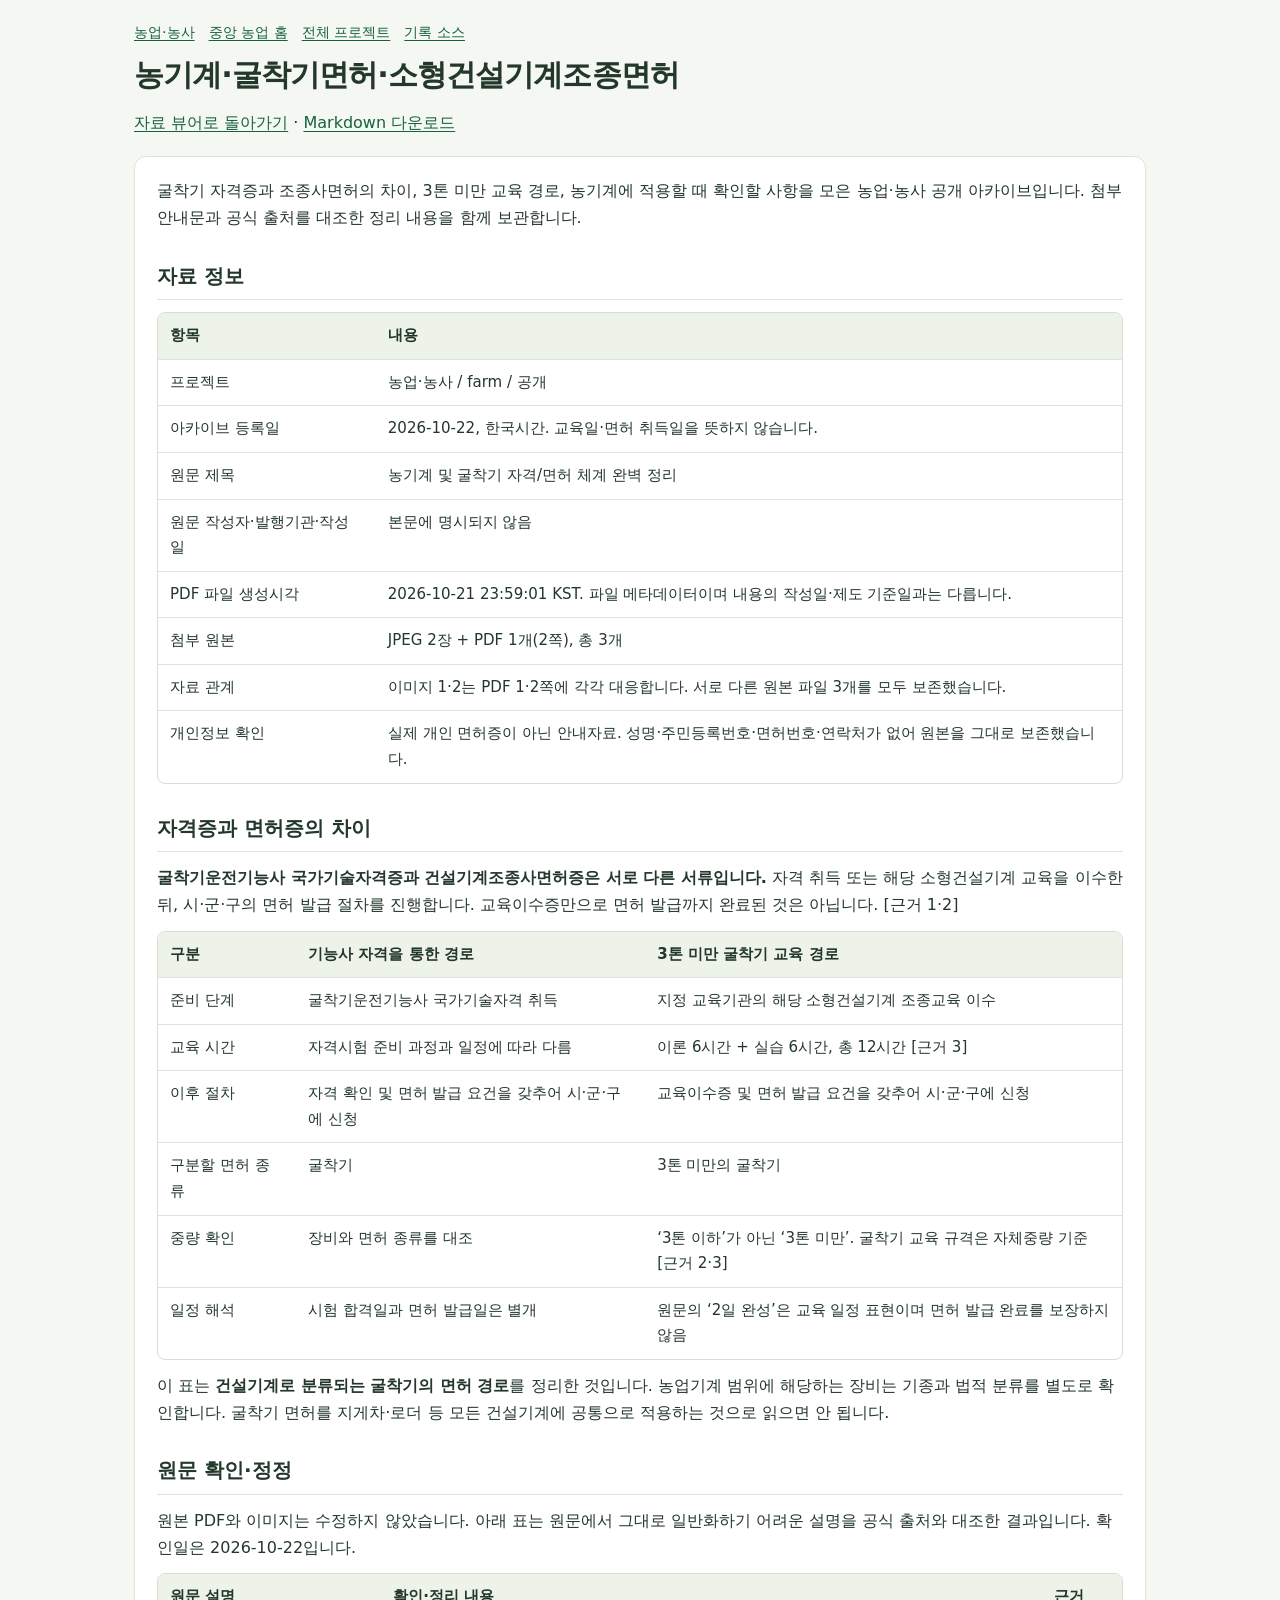
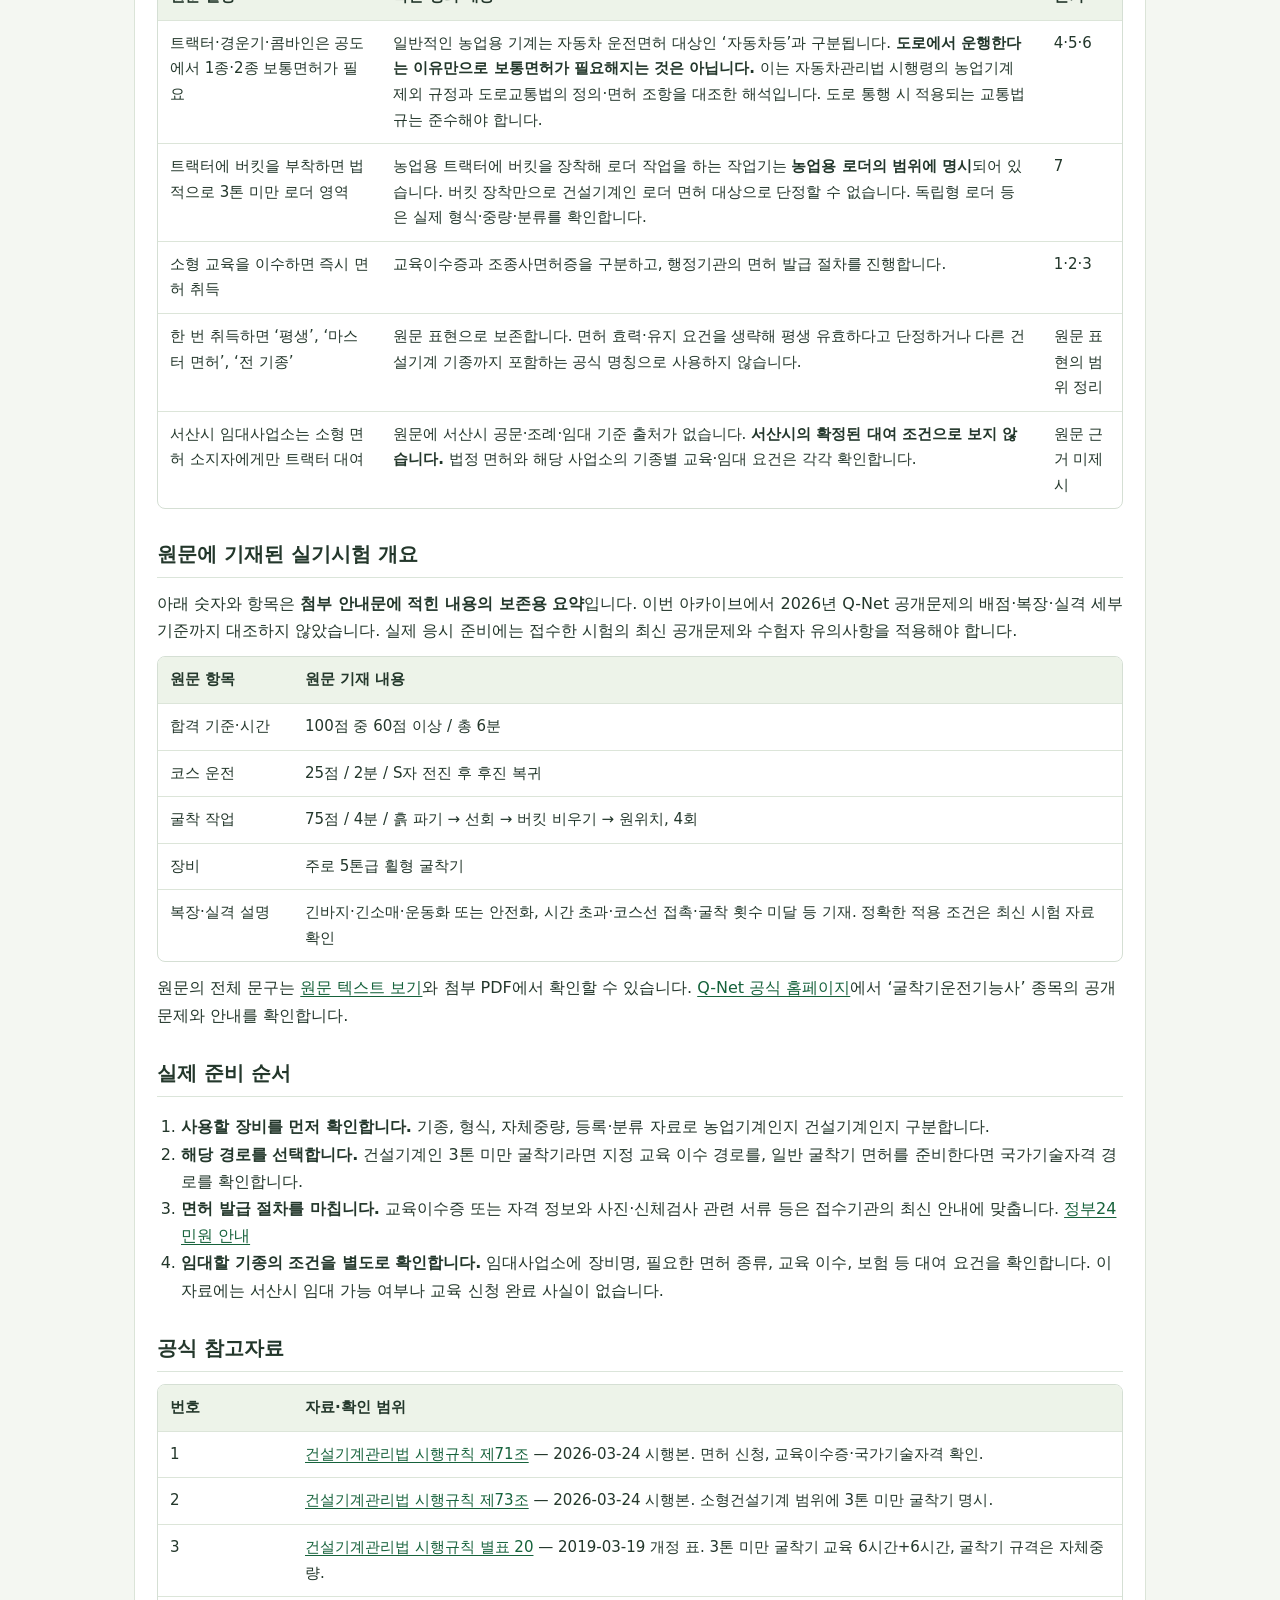
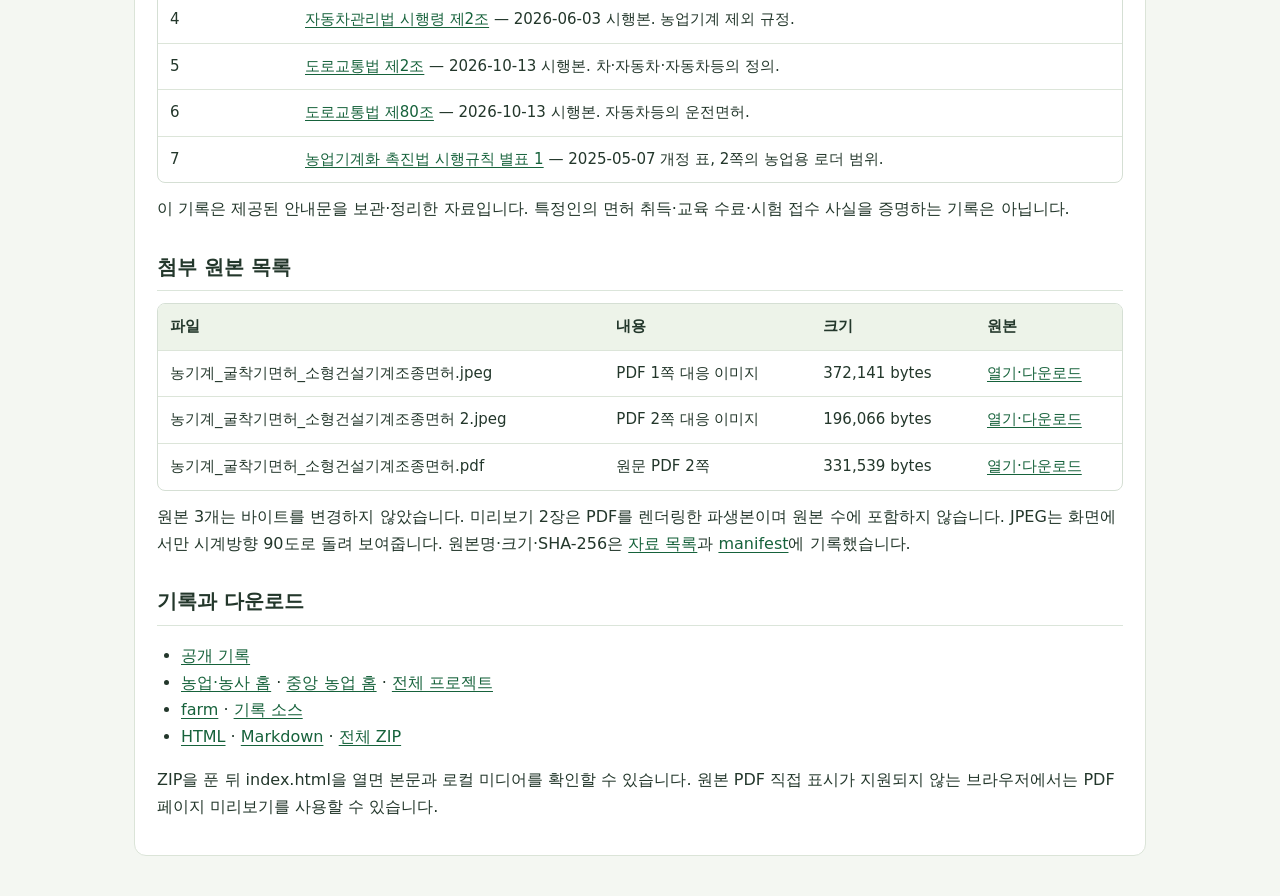
<file: records/20261022-farm-excavator-license/readme.html>
<!doctype html><html lang="ko"><head><meta charset="utf-8"><meta name="viewport" content="width=device-width,initial-scale=1"><meta name="description" content="농기계·굴착기면허·소형건설기계조종면허: 자격증·조종사면허·3톤 미만 교육 비교와 원문 확인·정정. 이미지 2장 및 2쪽 PDF 원본 보관."><title>농기계·굴착기면허·소형건설기계조종면허 · 정리문</title><style>*{box-sizing:border-box}html{scroll-behavior:smooth}body{font-family:system-ui,-apple-system,"Noto Sans KR",sans-serif;background:#f4f7f2;color:#23372b;line-height:1.7;margin:0}main{max-width:1060px;margin:auto;padding:20px 24px 40px}a{color:#16623b;text-underline-offset:3px;overflow-wrap:anywhere}a:hover{color:#0b4025}h1{font-size:clamp(1.35rem,4vw,1.9rem);line-height:1.4;letter-spacing:-.03em;margin:10px 0}h2{font-size:1.25rem;margin:1.7rem 0 .7rem;border-bottom:1px solid #dbe5da;padding-bottom:.4rem}p{margin:.75rem 0}nav,.actions{display:flex;flex-wrap:wrap;gap:8px 14px;align-items:center}nav{font-size:.9rem}button,.button{font:inherit;min-height:42px;border:1px solid #b9cabb;border-radius:8px;background:white;color:#174d32;padding:8px 12px;cursor:pointer;text-decoration:none;display:inline-flex;align-items:center;justify-content:center;gap:6px}button:hover,.button:hover{background:#eaf2e7}button:focus-visible,a:focus-visible,summary:focus-visible{outline:3px solid #62aef2;outline-offset:3px}.primary{background:#226c43;color:#fff;border-color:#226c43}.primary:hover{background:#185333;color:#fff}.badges{display:flex;gap:8px;flex-wrap:wrap;margin:12px 0}.badge{font-size:.85rem;padding:3px 10px;border-radius:20px;background:#e6eee2;color:#36583b}.gallery{display:grid;grid-template-columns:repeat(3,minmax(0,1fr));gap:14px;margin:16px 0}.media-card{background:#fff;border:1px solid #d6e0d5;border-radius:12px;overflow:hidden;min-width:0}.media-thumb{width:100%;display:block;padding:12px;border:0;border-radius:0;background:#edf1e9;min-height:0}.media-thumb img{width:100%;height:230px;object-fit:contain;display:block}.media-info{padding:10px 14px 14px}.media-info h3{font-size:1rem;line-height:1.5;margin:0 0 6px}.media-info p{font-size:.86rem;color:#526354;margin:4px 0}.small-links{font-size:.86rem;display:flex;gap:14px}.note{background:#fff7e9;border-left:4px solid #b8822c;padding:12px 16px;border-radius:4px;font-size:.93rem}.content{background:#fff;border:1px solid #dbe4d8;border-radius:12px;padding:8px 22px 22px;margin-top:20px}.content>h1{display:none}.table-scroll{overflow-x:auto;width:100%;margin:12px 0;border:1px solid #d5dfd4;border-radius:8px}table{border-collapse:collapse;width:100%;font-size:.94rem;min-width:560px}th,td{text-align:left;padding:10px 12px;border-bottom:1px solid #dce5d9;vertical-align:top;overflow-wrap:anywhere}th{background:#edf3e9;font-weight:650}tr:last-child td{border-bottom:0}td:first-child{min-width:135px}code{font-size:.9em}pre{white-space:pre-wrap;overflow-wrap:anywhere;background:#f4f6f0;padding:16px;border-radius:8px}details{background:#fff;padding:12px 16px;border:1px solid #d8e2d6;border-radius:10px;margin:16px 0}summary{cursor:pointer;font-weight:600}.file-list{font-size:.9rem;overflow-wrap:anywhere}.muted{color:#566957;font-size:.88rem}footer{margin-top:22px;font-size:.85rem;color:#5d715e}.copy-status{min-height:1.5em;font-size:.9rem}ul,ol{padding-left:1.5em}@media(max-width:650px){main{padding:14px 12px 30px}.gallery{gap:10px;grid-template-columns:repeat(2,minmax(0,1fr))}.gallery .media-card:last-child{grid-column:1/-1;display:grid;grid-template-columns:110px 1fr}.media-thumb img{height:170px}.gallery .media-card:last-child img{height:130px}.content{padding:6px 12px 16px}th,td{padding:9px 10px}nav{gap:5px 10px}.actions{gap:7px}.actions .button{font-size:.92rem}}@media print{nav,.actions,.gallery,dialog,.copy-status{display:none}body{background:#fff}.content{border:0;padding:0}main{padding:0;max-width:none}table{font-size:.8rem}h2{break-after:avoid}tr{break-inside:avoid}}</style></head><body><main><nav aria-label="상위 이동"><a href="https://softm.github.io/farm/">농업·농사</a><a href="https://softm.github.io/projects/farm/">중앙 농업 홈</a><a href="https://softm.github.io/projects/">전체 프로젝트</a><a href="https://github.com/softm/farm/tree/main/records/20261022-farm-excavator-license">기록 소스</a></nav><h1>농기계·굴착기면허·소형건설기계조종면허</h1><p><a href="index.html">자료 뷰어로 돌아가기</a> · <a href="README.md" download>Markdown 다운로드</a></p><article class="content"><h1>농기계·굴착기면허·소형건설기계조종면허</h1>
<p>굴착기 자격증과 조종사면허의 차이, 3톤 미만 교육 경로, 농기계에 적용할 때 확인할 사항을 모은 농업·농사 공개 아카이브입니다. 첨부 안내문과 공식 출처를 대조한 정리 내용을 함께 보관합니다.</p>
<h2>자료 정보</h2>
<div class="table-scroll" tabindex="0"><table>
<thead>
<tr>
<th>항목</th>
<th>내용</th>
</tr>
</thead>
<tbody><tr>
<td>프로젝트</td>
<td>농업·농사 / farm / 공개</td>
</tr>
<tr>
<td>아카이브 등록일</td>
<td>2026-10-22, 한국시간. 교육일·면허 취득일을 뜻하지 않습니다.</td>
</tr>
<tr>
<td>원문 제목</td>
<td>농기계 및 굴착기 자격/면허 체계 완벽 정리</td>
</tr>
<tr>
<td>원문 작성자·발행기관·작성일</td>
<td>본문에 명시되지 않음</td>
</tr>
<tr>
<td>PDF 파일 생성시각</td>
<td>2026-10-21 23:59:01 KST. 파일 메타데이터이며 내용의 작성일·제도 기준일과는 다릅니다.</td>
</tr>
<tr>
<td>첨부 원본</td>
<td>JPEG 2장 + PDF 1개(2쪽), 총 3개</td>
</tr>
<tr>
<td>자료 관계</td>
<td>이미지 1·2는 PDF 1·2쪽에 각각 대응합니다. 서로 다른 원본 파일 3개를 모두 보존했습니다.</td>
</tr>
<tr>
<td>개인정보 확인</td>
<td>실제 개인 면허증이 아닌 안내자료. 성명·주민등록번호·면허번호·연락처가 없어 원본을 그대로 보존했습니다.</td>
</tr>
</tbody></table></div>
<h2>자격증과 면허증의 차이</h2>
<p><strong>굴착기운전기능사 국가기술자격증과 건설기계조종사면허증은 서로 다른 서류입니다.</strong> 자격 취득 또는 해당 소형건설기계 교육을 이수한 뒤, 시·군·구의 면허 발급 절차를 진행합니다. 교육이수증만으로 면허 발급까지 완료된 것은 아닙니다. [근거 1·2]</p>
<div class="table-scroll" tabindex="0"><table>
<thead>
<tr>
<th>구분</th>
<th>기능사 자격을 통한 경로</th>
<th>3톤 미만 굴착기 교육 경로</th>
</tr>
</thead>
<tbody><tr>
<td>준비 단계</td>
<td>굴착기운전기능사 국가기술자격 취득</td>
<td>지정 교육기관의 해당 소형건설기계 조종교육 이수</td>
</tr>
<tr>
<td>교육 시간</td>
<td>자격시험 준비 과정과 일정에 따라 다름</td>
<td>이론 6시간 + 실습 6시간, 총 12시간 [근거 3]</td>
</tr>
<tr>
<td>이후 절차</td>
<td>자격 확인 및 면허 발급 요건을 갖추어 시·군·구에 신청</td>
<td>교육이수증 및 면허 발급 요건을 갖추어 시·군·구에 신청</td>
</tr>
<tr>
<td>구분할 면허 종류</td>
<td>굴착기</td>
<td>3톤 미만의 굴착기</td>
</tr>
<tr>
<td>중량 확인</td>
<td>장비와 면허 종류를 대조</td>
<td>‘3톤 이하’가 아닌 ‘3톤 미만’. 굴착기 교육 규격은 자체중량 기준 [근거 2·3]</td>
</tr>
<tr>
<td>일정 해석</td>
<td>시험 합격일과 면허 발급일은 별개</td>
<td>원문의 ‘2일 완성’은 교육 일정 표현이며 면허 발급 완료를 보장하지 않음</td>
</tr>
</tbody></table></div>
<p>이 표는 <strong>건설기계로 분류되는 굴착기의 면허 경로</strong>를 정리한 것입니다. 농업기계 범위에 해당하는 장비는 기종과 법적 분류를 별도로 확인합니다. 굴착기 면허를 지게차·로더 등 모든 건설기계에 공통으로 적용하는 것으로 읽으면 안 됩니다.</p>
<h2>원문 확인·정정</h2>
<p>원본 PDF와 이미지는 수정하지 않았습니다. 아래 표는 원문에서 그대로 일반화하기 어려운 설명을 공식 출처와 대조한 결과입니다. 확인일은 2026-10-22입니다.</p>
<div class="table-scroll" tabindex="0"><table>
<thead>
<tr>
<th>원문 설명</th>
<th>확인·정리 내용</th>
<th>근거</th>
</tr>
</thead>
<tbody><tr>
<td>트랙터·경운기·콤바인은 공도에서 1종·2종 보통면허가 필요</td>
<td>일반적인 농업용 기계는 자동차 운전면허 대상인 ‘자동차등’과 구분됩니다. <strong>도로에서 운행한다는 이유만으로 보통면허가 필요해지는 것은 아닙니다.</strong> 이는 자동차관리법 시행령의 농업기계 제외 규정과 도로교통법의 정의·면허 조항을 대조한 해석입니다. 도로 통행 시 적용되는 교통법규는 준수해야 합니다.</td>
<td>4·5·6</td>
</tr>
<tr>
<td>트랙터에 버킷을 부착하면 법적으로 3톤 미만 로더 영역</td>
<td>농업용 트랙터에 버킷을 장착해 로더 작업을 하는 작업기는 <strong>농업용 로더의 범위에 명시</strong>되어 있습니다. 버킷 장착만으로 건설기계인 로더 면허 대상으로 단정할 수 없습니다. 독립형 로더 등은 실제 형식·중량·분류를 확인합니다.</td>
<td>7</td>
</tr>
<tr>
<td>소형 교육을 이수하면 즉시 면허 취득</td>
<td>교육이수증과 조종사면허증을 구분하고, 행정기관의 면허 발급 절차를 진행합니다.</td>
<td>1·2·3</td>
</tr>
<tr>
<td>한 번 취득하면 ‘평생’, ‘마스터 면허’, ‘전 기종’</td>
<td>원문 표현으로 보존합니다. 면허 효력·유지 요건을 생략해 평생 유효하다고 단정하거나 다른 건설기계 기종까지 포함하는 공식 명칭으로 사용하지 않습니다.</td>
<td>원문 표현의 범위 정리</td>
</tr>
<tr>
<td>서산시 임대사업소는 소형 면허 소지자에게만 트랙터 대여</td>
<td>원문에 서산시 공문·조례·임대 기준 출처가 없습니다. <strong>서산시의 확정된 대여 조건으로 보지 않습니다.</strong> 법정 면허와 해당 사업소의 기종별 교육·임대 요건은 각각 확인합니다.</td>
<td>원문 근거 미제시</td>
</tr>
</tbody></table></div>
<h2>원문에 기재된 실기시험 개요</h2>
<p>아래 숫자와 항목은 <strong>첨부 안내문에 적힌 내용의 보존용 요약</strong>입니다. 이번 아카이브에서 2026년 Q-Net 공개문제의 배점·복장·실격 세부 기준까지 대조하지 않았습니다. 실제 응시 준비에는 접수한 시험의 최신 공개문제와 수험자 유의사항을 적용해야 합니다.</p>
<div class="table-scroll" tabindex="0"><table>
<thead>
<tr>
<th>원문 항목</th>
<th>원문 기재 내용</th>
</tr>
</thead>
<tbody><tr>
<td>합격 기준·시간</td>
<td>100점 중 60점 이상 / 총 6분</td>
</tr>
<tr>
<td>코스 운전</td>
<td>25점 / 2분 / S자 전진 후 후진 복귀</td>
</tr>
<tr>
<td>굴착 작업</td>
<td>75점 / 4분 / 흙 파기 → 선회 → 버킷 비우기 → 원위치, 4회</td>
</tr>
<tr>
<td>장비</td>
<td>주로 5톤급 휠형 굴착기</td>
</tr>
<tr>
<td>복장·실격 설명</td>
<td>긴바지·긴소매·운동화 또는 안전화, 시간 초과·코스선 접촉·굴착 횟수 미달 등 기재. 정확한 적용 조건은 최신 시험 자료 확인</td>
</tr>
</tbody></table></div>
<p>원문의 전체 문구는 <a href="source-transcript.html">원문 텍스트 보기</a>와 첨부 PDF에서 확인할 수 있습니다. <a href="https://www.q-net.or.kr/">Q-Net 공식 홈페이지</a>에서 ‘굴착기운전기능사’ 종목의 공개문제와 안내를 확인합니다.</p>
<h2>실제 준비 순서</h2>
<ol>
<li><strong>사용할 장비를 먼저 확인합니다.</strong> 기종, 형식, 자체중량, 등록·분류 자료로 농업기계인지 건설기계인지 구분합니다.</li>
<li><strong>해당 경로를 선택합니다.</strong> 건설기계인 3톤 미만 굴착기라면 지정 교육 이수 경로를, 일반 굴착기 면허를 준비한다면 국가기술자격 경로를 확인합니다.</li>
<li><strong>면허 발급 절차를 마칩니다.</strong> 교육이수증 또는 자격 정보와 사진·신체검사 관련 서류 등은 접수기관의 최신 안내에 맞춥니다. <a href="https://www.gov.kr/mw/AA020InfoCappView.do?CappBizCD=15000000380">정부24 민원 안내</a></li>
<li><strong>임대할 기종의 조건을 별도로 확인합니다.</strong> 임대사업소에 장비명, 필요한 면허 종류, 교육 이수, 보험 등 대여 요건을 확인합니다. 이 자료에는 서산시 임대 가능 여부나 교육 신청 완료 사실이 없습니다.</li>
</ol>
<h2>공식 참고자료</h2>
<div class="table-scroll" tabindex="0"><table>
<thead>
<tr>
<th>번호</th>
<th>자료·확인 범위</th>
</tr>
</thead>
<tbody><tr>
<td>1</td>
<td><a href="https://www.law.go.kr/lsLinkCommonInfo.do?chrClsCd=010202&lsJoLnkSeq=1032557195">건설기계관리법 시행규칙 제71조</a> — 2026-03-24 시행본. 면허 신청, 교육이수증·국가기술자격 확인.</td>
</tr>
<tr>
<td>2</td>
<td><a href="https://www.law.go.kr/lsLinkCommonInfo.do?lsJoLnkSeq=1030829703">건설기계관리법 시행규칙 제73조</a> — 2026-03-24 시행본. 소형건설기계 범위에 3톤 미만 굴착기 명시.</td>
</tr>
<tr>
<td>3</td>
<td><a href="https://law.go.kr/flDownload.do?flNm=%5B%EB%B3%84%ED%91%9C+20%5D+%EC%86%8C%ED%98%95%EA%B1%B4%EC%84%A4%EA%B8%B0%EA%B3%84%EC%A1%B0%EC%A2%85%EA%B5%90%EC%9C%A1%EC%9D%98+%EB%82%B4%EC%9A%A9%28%EC%A0%9C74%EC%A1%B0%EC%A0%9C2%ED%95%AD+%EA%B4%80%EB%A0%A8%29%0A&flSeq=47641217">건설기계관리법 시행규칙 별표 20</a> — 2019-03-19 개정 표. 3톤 미만 굴착기 교육 6시간+6시간, 굴착기 규격은 자체중량.</td>
</tr>
<tr>
<td>4</td>
<td><a href="https://www.law.go.kr/LSW/lsSideInfoP.do?docCls=jo&joBrNo=00&joNo=0002&lsiSeq=286479&urlMode=lsScJoRltInfoR">자동차관리법 시행령 제2조</a> — 2026-06-03 시행본. 농업기계 제외 규정.</td>
</tr>
<tr>
<td>5</td>
<td><a href="https://www.law.go.kr/LSW/lsLinkCommonInfo.do?chrClsCd=010202&lsJoLnkSeq=1026917045">도로교통법 제2조</a> — 2026-10-13 시행본. 차·자동차·자동차등의 정의.</td>
</tr>
<tr>
<td>6</td>
<td><a href="https://law.go.kr/LSW/lsLinkCommonInfo.do?chrClsCd=010202&lsJoLnkSeq=1032557179">도로교통법 제80조</a> — 2026-10-13 시행본. 자동차등의 운전면허.</td>
</tr>
<tr>
<td>7</td>
<td><a href="https://www.law.go.kr/LSW/flDownload.do?bylClsCd=110201&flSeq=151594545&gubun=">농업기계화 촉진법 시행규칙 별표 1</a> — 2025-05-07 개정 표, 2쪽의 농업용 로더 범위.</td>
</tr>
</tbody></table></div>
<p>이 기록은 제공된 안내문을 보관·정리한 자료입니다. 특정인의 면허 취득·교육 수료·시험 접수 사실을 증명하는 기록은 아닙니다.</p>
<h2>첨부 원본 목록</h2>
<div class="table-scroll" tabindex="0"><table>
<thead>
<tr>
<th>파일</th>
<th>내용</th>
<th>크기</th>
<th>원본</th>
</tr>
</thead>
<tbody><tr>
<td>농기계_굴착기면허_소형건설기계조종면허.jpeg</td>
<td>PDF 1쪽 대응 이미지</td>
<td>372,141 bytes</td>
<td><a href="originals/%E1%84%82%E1%85%A9%E1%86%BC%E1%84%80%E1%85%B5%E1%84%80%E1%85%A8_%E1%84%80%E1%85%AE%E1%86%AF%E1%84%8E%E1%85%A1%E1%86%A8%E1%84%80%E1%85%B5%E1%84%86%E1%85%A7%E1%86%AB%E1%84%92%E1%85%A5_%E1%84%89%E1%85%A9%E1%84%92%E1%85%A7%E1%86%BC%E1%84%80%E1%85%A5%E1%86%AB%E1%84%89%E1%85%A5%E1%86%AF%E1%84%80%E1%85%B5%E1%84%80%E1%85%A8%E1%84%8C%E1%85%A9%E1%84%8C%E1%85%A9%E1%86%BC%E1%84%86%E1%85%A7%E1%86%AB%E1%84%92%E1%85%A5.jpeg">열기·다운로드</a></td>
</tr>
<tr>
<td>농기계_굴착기면허_소형건설기계조종면허 2.jpeg</td>
<td>PDF 2쪽 대응 이미지</td>
<td>196,066 bytes</td>
<td><a href="originals/%E1%84%82%E1%85%A9%E1%86%BC%E1%84%80%E1%85%B5%E1%84%80%E1%85%A8_%E1%84%80%E1%85%AE%E1%86%AF%E1%84%8E%E1%85%A1%E1%86%A8%E1%84%80%E1%85%B5%E1%84%86%E1%85%A7%E1%86%AB%E1%84%92%E1%85%A5_%E1%84%89%E1%85%A9%E1%84%92%E1%85%A7%E1%86%BC%E1%84%80%E1%85%A5%E1%86%AB%E1%84%89%E1%85%A5%E1%86%AF%E1%84%80%E1%85%B5%E1%84%80%E1%85%A8%E1%84%8C%E1%85%A9%E1%84%8C%E1%85%A9%E1%86%BC%E1%84%86%E1%85%A7%E1%86%AB%E1%84%92%E1%85%A5%202.jpeg">열기·다운로드</a></td>
</tr>
<tr>
<td>농기계_굴착기면허_소형건설기계조종면허.pdf</td>
<td>원문 PDF 2쪽</td>
<td>331,539 bytes</td>
<td><a href="originals/%E1%84%82%E1%85%A9%E1%86%BC%E1%84%80%E1%85%B5%E1%84%80%E1%85%A8_%E1%84%80%E1%85%AE%E1%86%AF%E1%84%8E%E1%85%A1%E1%86%A8%E1%84%80%E1%85%B5%E1%84%86%E1%85%A7%E1%86%AB%E1%84%92%E1%85%A5_%E1%84%89%E1%85%A9%E1%84%92%E1%85%A7%E1%86%BC%E1%84%80%E1%85%A5%E1%86%AB%E1%84%89%E1%85%A5%E1%86%AF%E1%84%80%E1%85%B5%E1%84%80%E1%85%A8%E1%84%8C%E1%85%A9%E1%84%8C%E1%85%A9%E1%86%BC%E1%84%86%E1%85%A7%E1%86%AB%E1%84%92%E1%85%A5.pdf">열기·다운로드</a></td>
</tr>
</tbody></table></div>
<p>원본 3개는 바이트를 변경하지 않았습니다. 미리보기 2장은 PDF를 렌더링한 파생본이며 원본 수에 포함하지 않습니다. JPEG는 화면에서만 시계방향 90도로 돌려 보여줍니다. 원본명·크기·SHA-256은 <a href="source-inventory.csv">자료 목록</a>과 <a href="archive-manifest.json">manifest</a>에 기록했습니다.</p>
<h2>기록과 다운로드</h2>
<ul>
<li><a href="https://softm.github.io/farm/records/20261022-farm-excavator-license/">공개 기록</a></li>
<li><a href="https://softm.github.io/farm/">농업·농사 홈</a> · <a href="https://softm.github.io/projects/farm/">중앙 농업 홈</a> · <a href="https://softm.github.io/projects/">전체 프로젝트</a></li>
<li><a href="https://github.com/softm/farm">farm</a> · <a href="https://github.com/softm/farm/tree/main/records/20261022-farm-excavator-license">기록 소스</a></li>
<li><a href="index.html">HTML</a> · <a href="README.md">Markdown</a> · <a href="https://softm.github.io/farm/records/20261022-farm-excavator-license/downloads/20261022_%EB%86%8D%EA%B8%B0%EA%B3%84_%EA%B5%B4%EC%B0%A9%EA%B8%B0%EB%A9%B4%ED%97%88_%EC%86%8C%ED%98%95%EA%B1%B4%EC%84%A4%EA%B8%B0%EA%B3%84%EC%A1%B0%EC%A2%85%EB%A9%B4%ED%97%88_MD_HTML_%EC%A0%84%EC%B2%B4%EC%9E%90%EB%A3%8C.zip">전체 ZIP</a></li>
</ul>
<p>ZIP을 푼 뒤 index.html을 열면 본문과 로컬 미디어를 확인할 수 있습니다. 원본 PDF 직접 표시가 지원되지 않는 브라우저에서는 PDF 페이지 미리보기를 사용할 수 있습니다.</p>
</article></main></body></html>
</file>
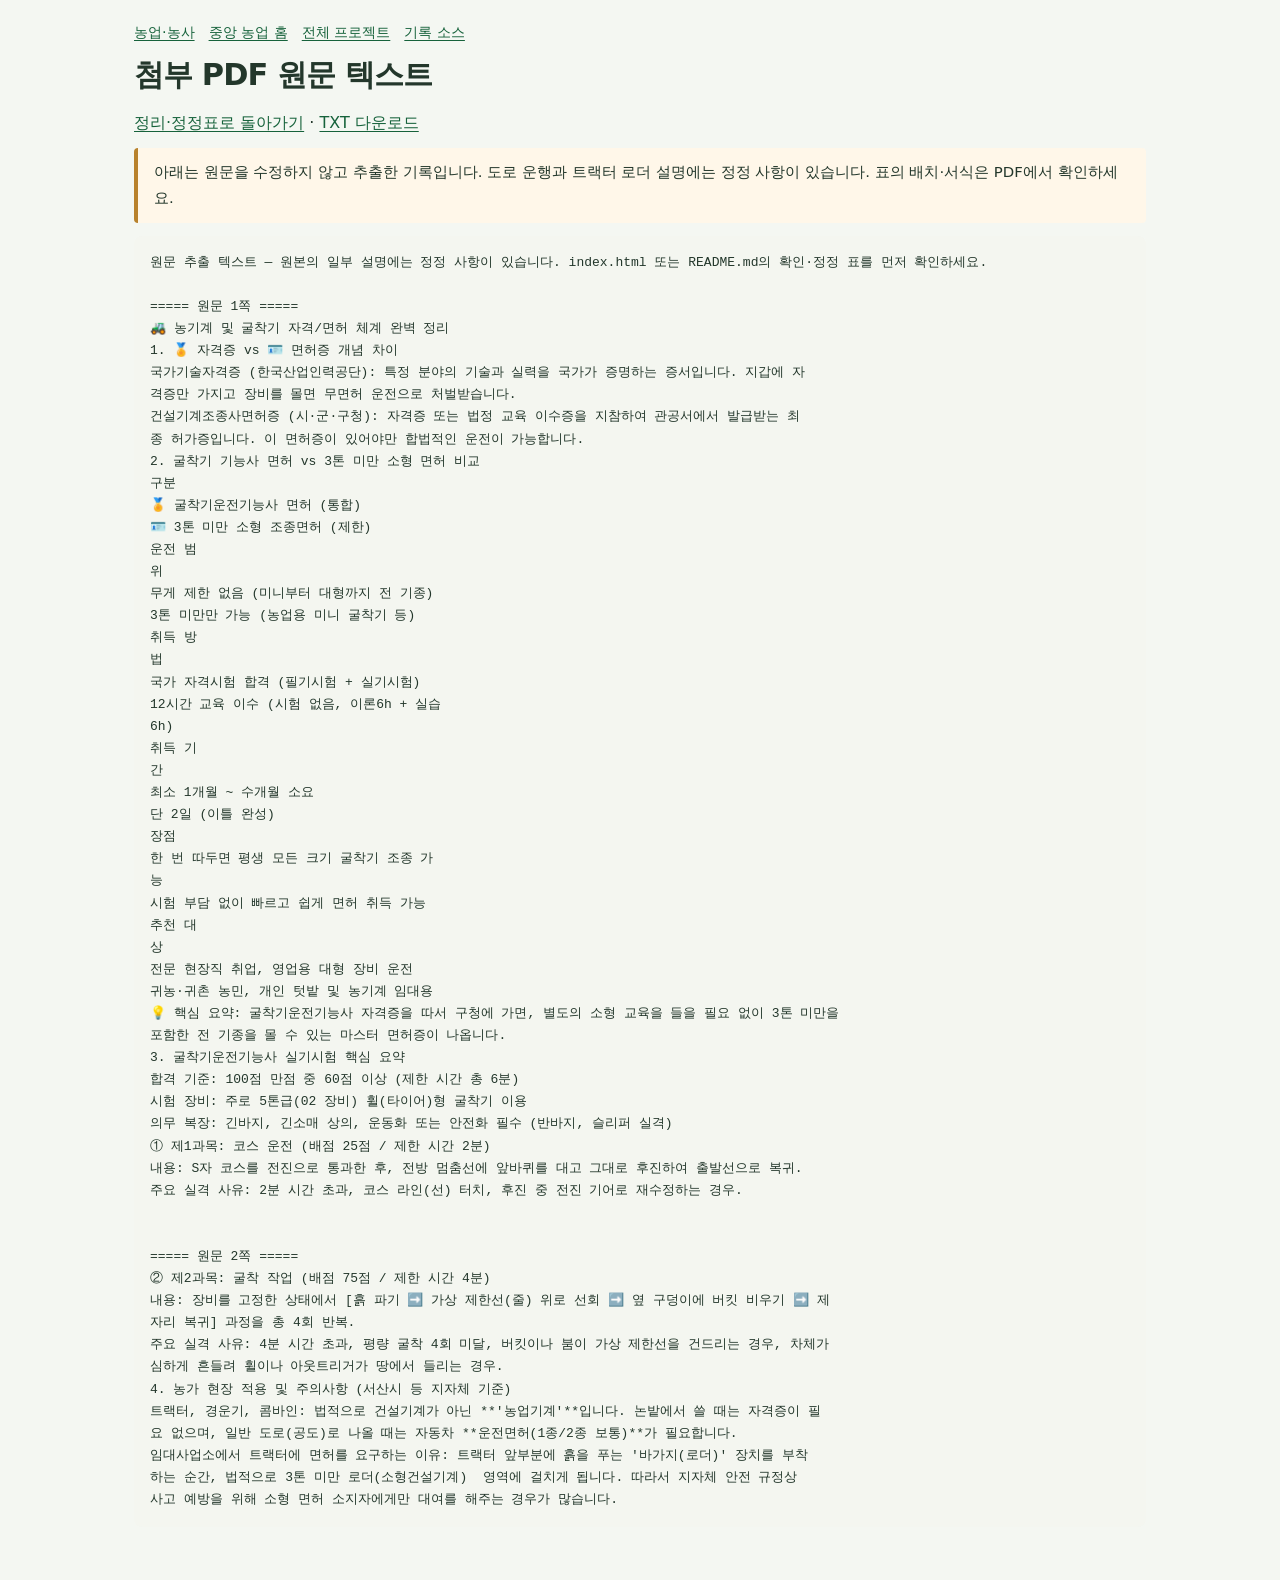
<file: records/20261022-farm-excavator-license/source-transcript.html>
<!doctype html><html lang="ko"><head><meta charset="utf-8"><meta name="viewport" content="width=device-width,initial-scale=1"><meta name="description" content="농기계·굴착기면허·소형건설기계조종면허: 자격증·조종사면허·3톤 미만 교육 비교와 원문 확인·정정. 이미지 2장 및 2쪽 PDF 원본 보관."><title>농기계·굴착기면허·소형건설기계조종면허 · 원문 텍스트</title><style>*{box-sizing:border-box}html{scroll-behavior:smooth}body{font-family:system-ui,-apple-system,"Noto Sans KR",sans-serif;background:#f4f7f2;color:#23372b;line-height:1.7;margin:0}main{max-width:1060px;margin:auto;padding:20px 24px 40px}a{color:#16623b;text-underline-offset:3px;overflow-wrap:anywhere}a:hover{color:#0b4025}h1{font-size:clamp(1.35rem,4vw,1.9rem);line-height:1.4;letter-spacing:-.03em;margin:10px 0}h2{font-size:1.25rem;margin:1.7rem 0 .7rem;border-bottom:1px solid #dbe5da;padding-bottom:.4rem}p{margin:.75rem 0}nav,.actions{display:flex;flex-wrap:wrap;gap:8px 14px;align-items:center}nav{font-size:.9rem}button,.button{font:inherit;min-height:42px;border:1px solid #b9cabb;border-radius:8px;background:white;color:#174d32;padding:8px 12px;cursor:pointer;text-decoration:none;display:inline-flex;align-items:center;justify-content:center;gap:6px}button:hover,.button:hover{background:#eaf2e7}button:focus-visible,a:focus-visible,summary:focus-visible{outline:3px solid #62aef2;outline-offset:3px}.primary{background:#226c43;color:#fff;border-color:#226c43}.primary:hover{background:#185333;color:#fff}.badges{display:flex;gap:8px;flex-wrap:wrap;margin:12px 0}.badge{font-size:.85rem;padding:3px 10px;border-radius:20px;background:#e6eee2;color:#36583b}.gallery{display:grid;grid-template-columns:repeat(3,minmax(0,1fr));gap:14px;margin:16px 0}.media-card{background:#fff;border:1px solid #d6e0d5;border-radius:12px;overflow:hidden;min-width:0}.media-thumb{width:100%;display:block;padding:12px;border:0;border-radius:0;background:#edf1e9;min-height:0}.media-thumb img{width:100%;height:230px;object-fit:contain;display:block}.media-info{padding:10px 14px 14px}.media-info h3{font-size:1rem;line-height:1.5;margin:0 0 6px}.media-info p{font-size:.86rem;color:#526354;margin:4px 0}.small-links{font-size:.86rem;display:flex;gap:14px}.note{background:#fff7e9;border-left:4px solid #b8822c;padding:12px 16px;border-radius:4px;font-size:.93rem}.content{background:#fff;border:1px solid #dbe4d8;border-radius:12px;padding:8px 22px 22px;margin-top:20px}.content>h1{display:none}.table-scroll{overflow-x:auto;width:100%;margin:12px 0;border:1px solid #d5dfd4;border-radius:8px}table{border-collapse:collapse;width:100%;font-size:.94rem;min-width:560px}th,td{text-align:left;padding:10px 12px;border-bottom:1px solid #dce5d9;vertical-align:top;overflow-wrap:anywhere}th{background:#edf3e9;font-weight:650}tr:last-child td{border-bottom:0}td:first-child{min-width:135px}code{font-size:.9em}pre{white-space:pre-wrap;overflow-wrap:anywhere;background:#f4f6f0;padding:16px;border-radius:8px}details{background:#fff;padding:12px 16px;border:1px solid #d8e2d6;border-radius:10px;margin:16px 0}summary{cursor:pointer;font-weight:600}.file-list{font-size:.9rem;overflow-wrap:anywhere}.muted{color:#566957;font-size:.88rem}footer{margin-top:22px;font-size:.85rem;color:#5d715e}.copy-status{min-height:1.5em;font-size:.9rem}ul,ol{padding-left:1.5em}@media(max-width:650px){main{padding:14px 12px 30px}.gallery{gap:10px;grid-template-columns:repeat(2,minmax(0,1fr))}.gallery .media-card:last-child{grid-column:1/-1;display:grid;grid-template-columns:110px 1fr}.media-thumb img{height:170px}.gallery .media-card:last-child img{height:130px}.content{padding:6px 12px 16px}th,td{padding:9px 10px}nav{gap:5px 10px}.actions{gap:7px}.actions .button{font-size:.92rem}}@media print{nav,.actions,.gallery,dialog,.copy-status{display:none}body{background:#fff}.content{border:0;padding:0}main{padding:0;max-width:none}table{font-size:.8rem}h2{break-after:avoid}tr{break-inside:avoid}}</style></head><body><main><nav aria-label="상위 이동"><a href="https://softm.github.io/farm/">농업·농사</a><a href="https://softm.github.io/projects/farm/">중앙 농업 홈</a><a href="https://softm.github.io/projects/">전체 프로젝트</a><a href="https://github.com/softm/farm/tree/main/records/20261022-farm-excavator-license">기록 소스</a></nav><h1>첨부 PDF 원문 텍스트</h1><p><a href="index.html">정리·정정표로 돌아가기</a> · <a href="source-transcript.txt" download>TXT 다운로드</a></p><p class="note">아래는 원문을 수정하지 않고 추출한 기록입니다. 도로 운행과 트랙터 로더 설명에는 정정 사항이 있습니다. 표의 배치·서식은 PDF에서 확인하세요.</p><pre>원문 추출 텍스트 — 원본의 일부 설명에는 정정 사항이 있습니다. index.html 또는 README.md의 확인·정정 표를 먼저 확인하세요.

===== 원문 1쪽 =====
🚜 농기계 및 굴착기 자격/면허 체계 완벽 정리
1. 🏅 자격증 vs 🪪 면허증 개념 차이
국가기술자격증 (한국산업인력공단): 특정 분야의 기술과 실력을 국가가 증명하는 증서입니다. 지갑에 자
격증만 가지고 장비를 몰면 무면허 운전으로 처벌받습니다.
건설기계조종사면허증 (시·군·구청): 자격증 또는 법정 교육 이수증을 지참하여 관공서에서 발급받는 최
종 허가증입니다. 이 면허증이 있어야만 합법적인 운전이 가능합니다.
2. 굴착기 기능사 면허 vs 3톤 미만 소형 면허 비교
구분
🏅 굴착기운전기능사 면허 (통합)
🪪 3톤 미만 소형 조종면허 (제한)
운전 범
위
무게 제한 없음 (미니부터 대형까지 전 기종)
3톤 미만만 가능 (농업용 미니 굴착기 등)
취득 방
법
국가 자격시험 합격 (필기시험 + 실기시험)
12시간 교육 이수 (시험 없음, 이론6h + 실습
6h)
취득 기
간
최소 1개월 ~ 수개월 소요
단 2일 (이틀 완성)
장점
한 번 따두면 평생 모든 크기 굴착기 조종 가
능
시험 부담 없이 빠르고 쉽게 면허 취득 가능
추천 대
상
전문 현장직 취업, 영업용 대형 장비 운전
귀농·귀촌 농민, 개인 텃밭 및 농기계 임대용
💡 핵심 요약: 굴착기운전기능사 자격증을 따서 구청에 가면, 별도의 소형 교육을 들을 필요 없이 3톤 미만을
포함한 전 기종을 몰 수 있는 마스터 면허증이 나옵니다.
3. 굴착기운전기능사 실기시험 핵심 요약
합격 기준: 100점 만점 중 60점 이상 (제한 시간 총 6분)
시험 장비: 주로 5톤급(02 장비) 휠(타이어)형 굴착기 이용
의무 복장: 긴바지, 긴소매 상의, 운동화 또는 안전화 필수 (반바지, 슬리퍼 실격)
① 제1과목: 코스 운전 (배점 25점 / 제한 시간 2분)
내용: S자 코스를 전진으로 통과한 후, 전방 멈춤선에 앞바퀴를 대고 그대로 후진하여 출발선으로 복귀.
주요 실격 사유: 2분 시간 초과, 코스 라인(선) 터치, 후진 중 전진 기어로 재수정하는 경우.


===== 원문 2쪽 =====
② 제2과목: 굴착 작업 (배점 75점 / 제한 시간 4분)
내용: 장비를 고정한 상태에서 [흙 파기 ➡️ 가상 제한선(줄) 위로 선회 ➡️ 옆 구덩이에 버킷 비우기 ➡️ 제
자리 복귀] 과정을 총 4회 반복.
주요 실격 사유: 4분 시간 초과, 평량 굴착 4회 미달, 버킷이나 붐이 가상 제한선을 건드리는 경우, 차체가
심하게 흔들려 휠이나 아웃트리거가 땅에서 들리는 경우.
4. 농가 현장 적용 및 주의사항 (서산시 등 지자체 기준)
트랙터, 경운기, 콤바인: 법적으로 건설기계가 아닌 **&#x27;농업기계&#x27;**입니다. 논밭에서 쓸 때는 자격증이 필
요 없으며, 일반 도로(공도)로 나올 때는 자동차 **운전면허(1종/2종 보통)**가 필요합니다.
임대사업소에서 트랙터에 면허를 요구하는 이유: 트랙터 앞부분에 흙을 푸는 &#x27;바가지(로더)&#x27; 장치를 부착
하는 순간, 법적으로 3톤 미만 로더(소형건설기계)  영역에 걸치게 됩니다. 따라서 지자체 안전 규정상
사고 예방을 위해 소형 면허 소지자에게만 대여를 해주는 경우가 많습니다.
</pre></main></body></html>
</file>
<file: records/20261009-herbicide-classification/reader.css>
:root{--bg:#f4f6f1;--paper:#fff;--ink:#243329;--muted:#58665d;--green:#245a3c;--line:#dbe3d9;--soft:#edf3e9;--amber:#fff4dc}*{box-sizing:border-box}html{scroll-behavior:smooth;scroll-padding-top:22px}body{margin:0;font:16px/1.82 system-ui,-apple-system,BlinkMacSystemFont,"Noto Sans KR",sans-serif;background:var(--bg);color:var(--ink)}a{color:var(--green);text-underline-offset:3px;overflow-wrap:anywhere}a:hover{color:#092e1a}button,input,select{font:inherit}button{cursor:pointer}button:focus-visible,a:focus-visible,summary:focus-visible{outline:3px solid #d79430;outline-offset:3px}.masthead{background:#173f2b;color:#fff;padding:24px max(20px,calc((100vw - 1180px)/2)) 30px}.masthead a{color:#daefdb}.top-links{display:flex;gap:18px;flex-wrap:wrap;font-size:14px}.eyebrow{text-transform:uppercase;letter-spacing:.14em;font-size:12px;color:#b4d6bd;margin:25px 0 10px}.masthead h1{font-size:clamp(25px,4vw,42px);line-height:1.35;letter-spacing:-.04em;max-width:900px;margin:0 0 14px}.masthead p{margin:8px 0;max-width:900px}.chips{display:flex;flex-wrap:wrap;gap:8px;margin:18px 0 0}.chips span{font-size:13px;border:1px solid #5c8065;border-radius:30px;padding:3px 12px}.shell{max-width:1220px;margin:24px auto;display:grid;grid-template-columns:215px minmax(0,1fr);gap:24px;padding:0 20px}.toc{align-self:start;position:sticky;top:16px;max-height:94vh;overflow:auto;padding:16px;background:var(--paper);border:1px solid var(--line);border-radius:10px;font-size:13px}.toc strong{display:block;margin-bottom:10px}.toc a{display:block;text-decoration:none;border-left:2px solid transparent;padding:5px 8px;color:var(--muted);line-height:1.5}.toc a:hover{border-color:var(--green);background:var(--soft)}.content{min-width:0;background:var(--paper);padding:26px 30px;border:1px solid var(--line);border-radius:12px}.content h1{font-size:25px;line-height:1.4}.content h2{font-size:24px;line-height:1.45;letter-spacing:-.03em;margin:42px 0 16px;padding-top:18px;border-top:2px solid var(--green)}.content h3{font-size:19px;line-height:1.5;margin:28px 0 10px;color:#244b32}.content p{margin:12px 0;overflow-wrap:anywhere}.content blockquote{margin:20px 0;padding:12px 18px;border-left:4px solid #b27822;background:var(--amber)}.content blockquote p{margin:6px 0}.table-wrap{width:100%;overflow-x:auto;margin:15px 0 22px;border:1px solid var(--line);border-radius:8px}.content table{border-collapse:collapse;width:100%;font-size:14px;line-height:1.65;min-width:560px}.content th{text-align:left;background:var(--soft);color:#25452f}.content th,.content td{padding:11px 12px;border-right:1px solid var(--line);border-bottom:1px solid var(--line);vertical-align:top}.content tr:last-child td{border-bottom:0}.content td:last-child,.content th:last-child{border-right:0}.content tbody tr:nth-child(even){background:#fafcf8}.content code{font-size:.9em;background:#eef2ea;padding:2px 4px;border-radius:4px;overflow-wrap:anywhere}.content pre{overflow:auto;padding:16px;background:#f1f4ee;line-height:1.55}.content pre code{background:none;padding:0}.content ul,.content ol{padding-left:25px}.download-bar{display:flex;flex-wrap:wrap;gap:9px;margin:18px 0}.download-bar a,.small-button{display:inline-block;text-decoration:none;border:1px solid #9fb49c;border-radius:7px;padding:7px 12px;font-size:14px;background:#f3f8ef}.status{padding:14px 16px;border:1px solid var(--line);border-radius:8px;background:#f0f5ee;margin:18px 0;font-size:14px}.status.pending{background:var(--amber);border-color:#e5ca96}.media-group{margin:24px 0}.media-grid{display:grid;grid-template-columns:repeat(3,minmax(0,1fr));gap:12px}.media-card{display:flex;flex-direction:column;text-align:left;background:#f8faf5;border:1px solid var(--line);padding:9px;border-radius:9px;color:var(--ink);min-width:0}.media-card:hover{border-color:var(--green);box-shadow:0 3px 12px #173f2b14}.media-card img{width:100%;height:185px;object-fit:contain;background:#e9eee4;border-radius:5px}.media-card .placeholder{height:185px;display:grid;place-content:center;color:#6b6045;border:1px dashed #b6b09c;background:#f5f1e7;text-align:center;font-size:13px;padding:16px}.media-card .number{font-size:11px;color:var(--muted);margin-top:7px}.media-card .caption{font-size:13px;line-height:1.5;margin-top:3px}.media-card .filename{font-size:10px;overflow-wrap:anywhere;color:var(--muted);margin-top:5px}.media-card .variant{font-size:10px;color:#7e571f}.footnote{font-size:13px;color:var(--muted)}details.appendix{border:1px solid var(--line);padding:10px 14px;border-radius:8px;margin:14px 0}summary{cursor:pointer;font-weight:650}.viewer{width:min(1280px,calc(100vw - 20px));height:min(94dvh,1000px);max-width:none;max-height:96dvh;padding:0;background:#132218;color:#fff;border:1px solid #719278;border-radius:12px;overflow:hidden}.viewer::backdrop{background:#07110ded;backdrop-filter:blur(3px)}.viewer-inner{height:100%;display:flex;flex-direction:column}.viewer-nav,.viewer-tools{display:flex;gap:9px;align-items:center;flex-wrap:wrap;padding:12px 14px;border-bottom:1px solid #45654b}.viewer-nav button,.viewer-tools button,.viewer-tools a{background:#294b32;color:#fff;border:1px solid #67856d;padding:6px 11px;border-radius:6px;text-decoration:none;font-size:14px}.viewer-nav button:hover,.viewer-tools button:hover{background:#3d6746}.viewer-nav .counter{margin:auto;font-variant-numeric:tabular-nums;font-size:14px}.viewer-tools{padding:8px 14px}.viewer-tools a[hidden]{display:none}.viewer .stage{flex:1;min-height:0;overflow:auto;display:flex;justify-content:center;align-items:center;padding:12px;touch-action:pan-y pinch-zoom}.viewer .stage.zoomed{display:block}.viewer .stage img{display:block;max-width:none;height:auto;object-fit:contain;margin:auto;flex:none}.viewer .stage .image-error{padding:30px;text-align:center;color:#e6cf99}.viewer-info{padding:10px 14px;border-top:1px solid #45654b;font-size:13px;line-height:1.55}.viewer-info .file{font-size:11px;color:#b6cbbc;margin-top:3px}.viewer button:disabled{opacity:.45;cursor:not-allowed}footer{max-width:1180px;margin:24px auto 45px;padding:0 20px;color:var(--muted);font-size:13px}@media(max-width:900px){.shell{display:block;max-width:850px}.toc{position:static;max-height:225px;margin:0 0 18px;columns:2}.toc strong{column-span:all}.toc a{break-inside:avoid}.content{padding:20px}}@media(max-width:600px){body{font-size:15px}.masthead{padding:18px 16px 24px}.shell{padding:0 12px;margin-top:16px}.toc{font-size:12px;columns:1;max-height:155px}.content{padding:16px 14px}.content h2{font-size:21px;margin-top:32px}.content h3{font-size:18px}.content table{min-width:590px;font-size:13px}.media-grid{grid-template-columns:repeat(2,minmax(0,1fr));gap:9px}.media-card img,.media-card .placeholder{height:160px}.viewer-nav,.viewer-tools{gap:6px;padding:9px}.viewer-nav button,.viewer-tools button,.viewer-tools a{font-size:12px;padding:6px 8px}.viewer-nav .counter{font-size:12px}.viewer{height:94dvh}.viewer-info{font-size:12px}.download-bar a{font-size:12px}}@media print{.masthead{background:white;color:black;padding:10px}.top-links,.toc,.download-bar,.viewer{display:none}.shell{display:block;margin:0;padding:0}.content{border:0;padding:0}.table-wrap{overflow:visible}.content table{min-width:0;font-size:10px}.content h2{break-after:avoid}.media-card{break-inside:avoid}body{background:white}}
</file>
